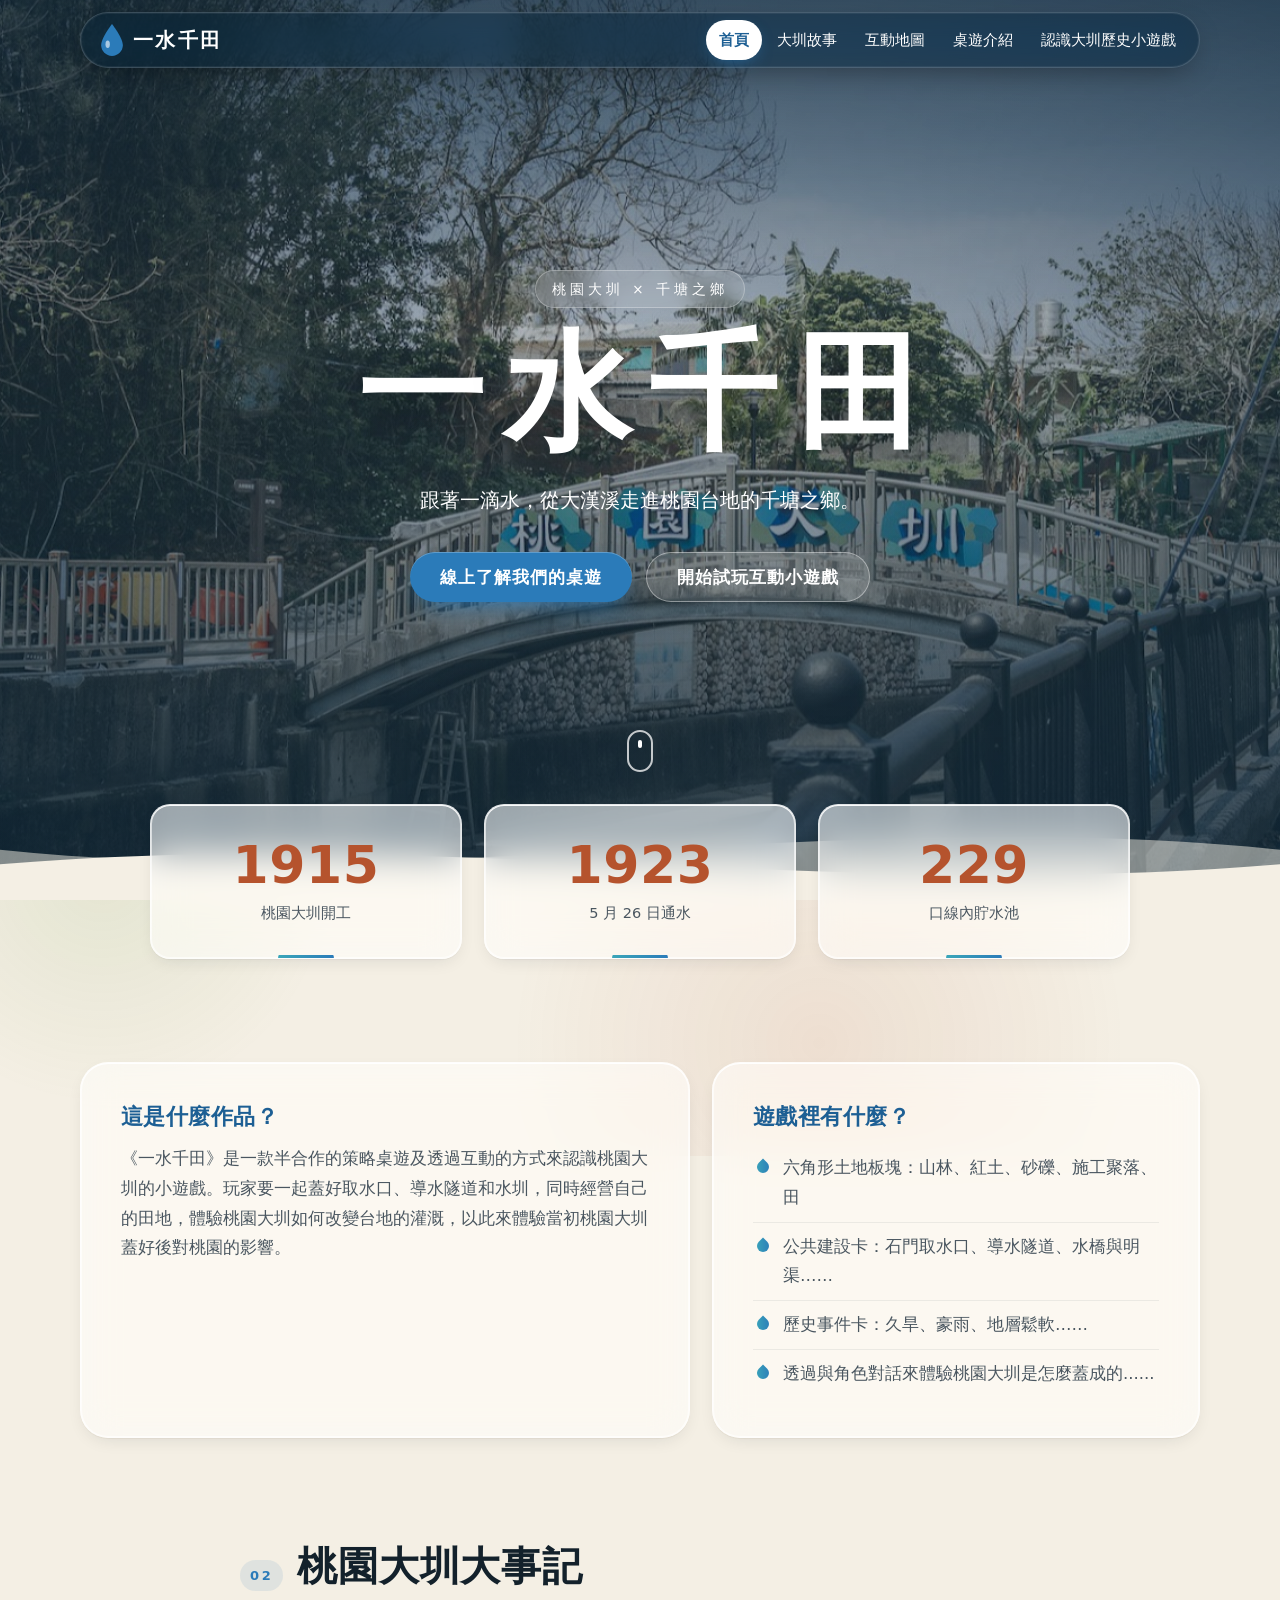
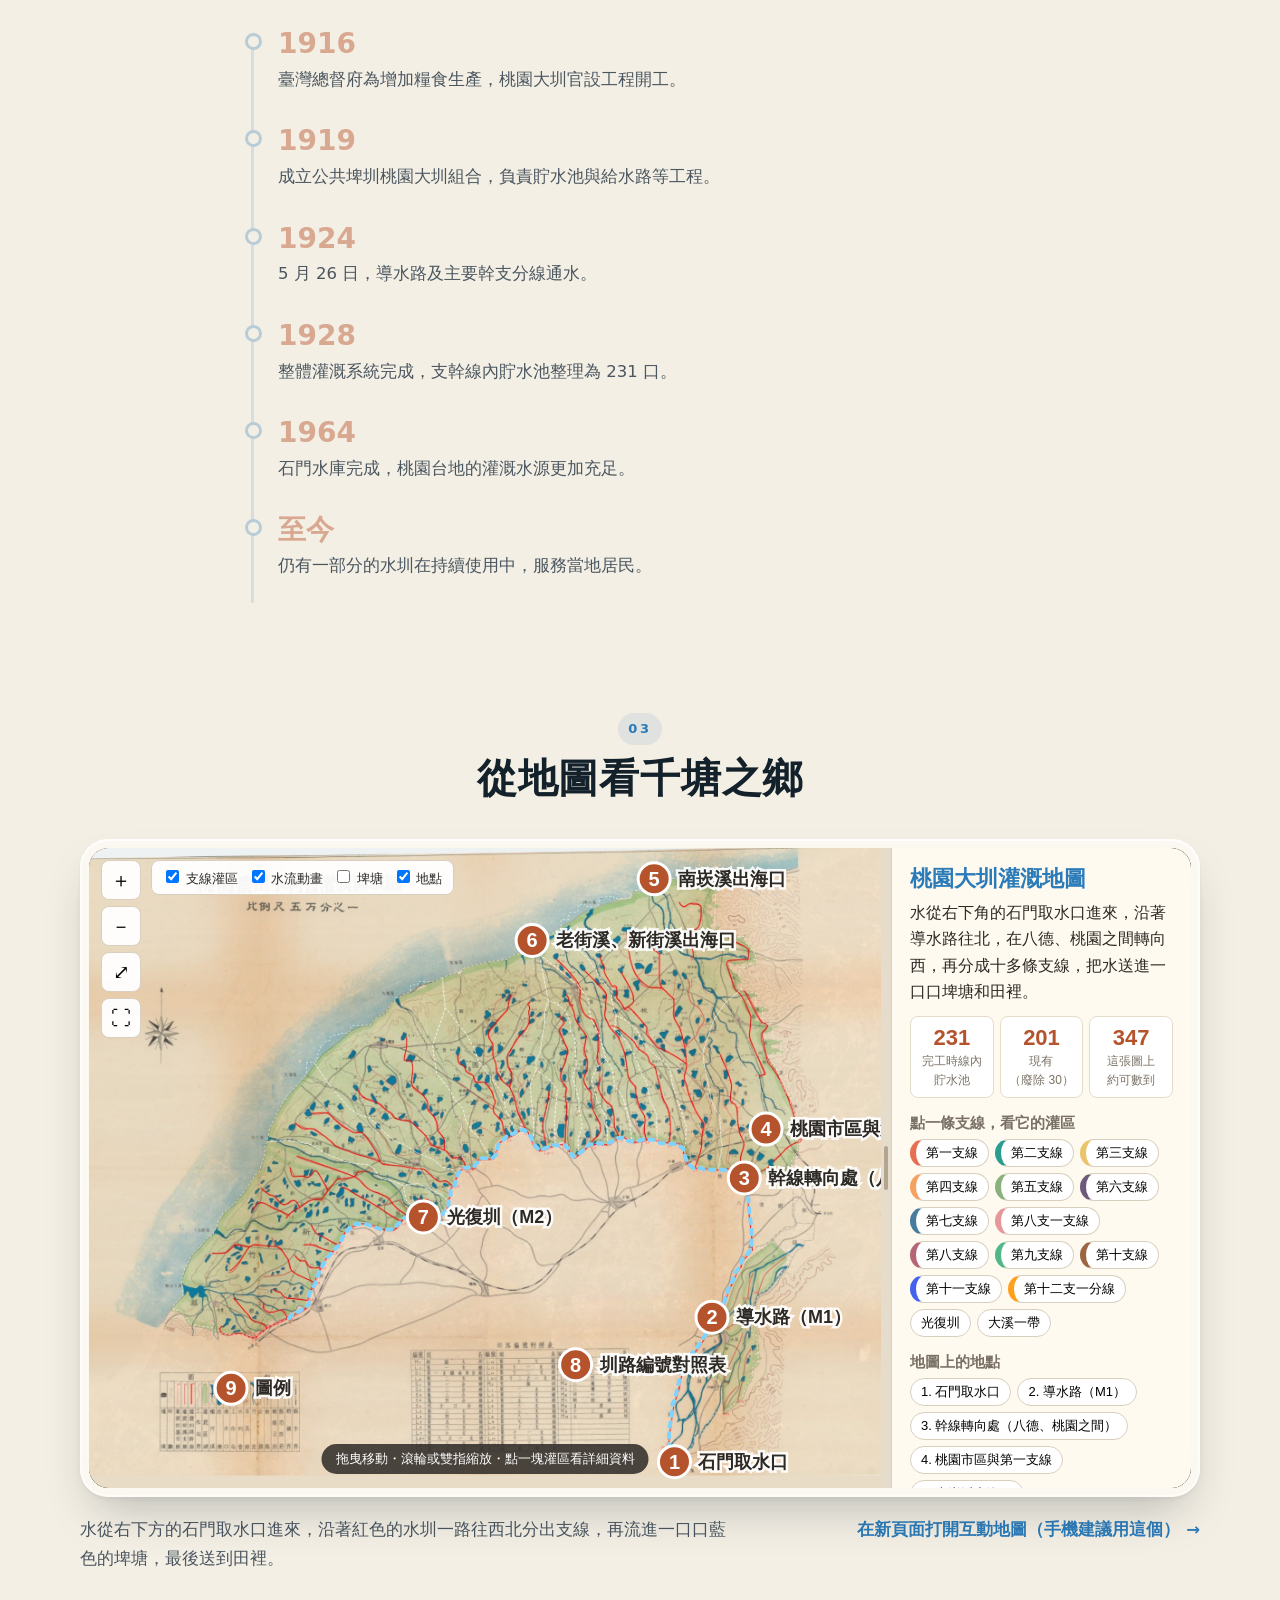
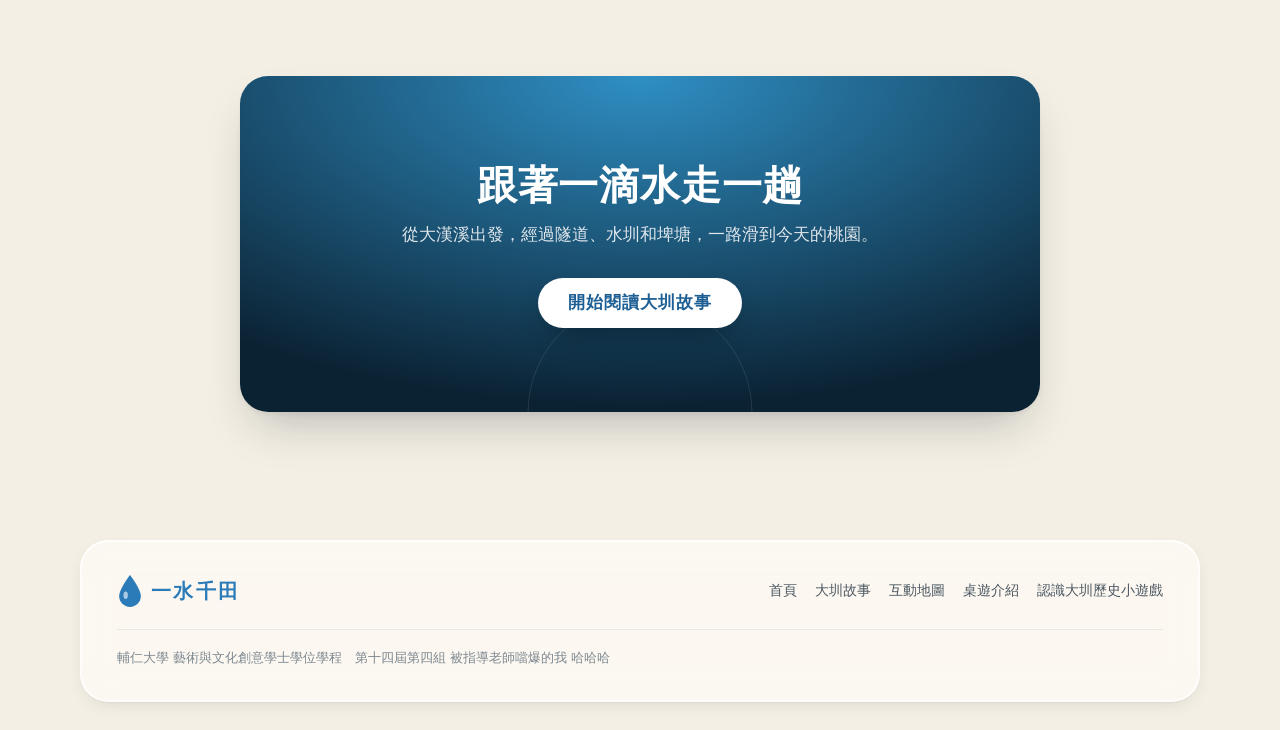
<file: index.html>
<!DOCTYPE html>
<html lang="zh-Hant">
<head>
  <meta charset="utf-8">
  <meta name="viewport" content="width=device-width, initial-scale=1">
  <title>一水千田｜桃園大圳水文化</title>
  <meta name="description" content="《一水千田》：用桌遊、互動地圖和小遊戲，認識桃園大圳與千塘之鄉的水文化。">
  <meta name="theme-color" content="#2b7bb9">
  <link rel="icon" href="images/drop.svg" type="image/svg+xml">
  <link rel="stylesheet" href="style.css">
  <!-- 3D 模型用的套件位置：全部指向同一份 three.js 和 Vue，避免重複載入 -->
  <script type="importmap">
  {
    "imports": {
      "three": "https://esm.sh/three@0.170.0?target=es2022",
      "vue": "https://esm.sh/vue@3.5.13?target=es2022",
      "@pmndrs/pointer-events": "https://esm.sh/@pmndrs/pointer-events@6.6.17?external=three&target=es2022",
      "@tresjs/core": "https://esm.sh/@tresjs/core@5.8.1?external=three,vue,@pmndrs/pointer-events&target=es2022"
    }
  }
  </script>
</head>
<body class="page-home">
  <!-- ★ 這一頁的文字不寫在這裡：要修改內容，請改 data/home.js -->
  <header id="site-nav" class="nav"></header>
  <main id="app"></main>
  <footer id="site-footer"></footer>
  <noscript><p class="noscript">這個網站需要開啟 JavaScript 才能顯示內容。</p></noscript>

  <script src="data/site.js"></script>
  <script src="data/home.js"></script>
  <!-- 後台草稿預覽：一定要放在資料檔之後、render.js 之前 -->
  <script src="js/cms.js"></script>
  <script src="js/render.js"></script>

  <!-- 3D 模型：資料（tres-data.js）和程式（tres-scene.js）。不想要 3D 時，刪掉這兩行和 data/home.js 裡的 model3d 區塊 -->
  <script src="tres-data.js"></script>
  <script src="tres-scene.js"></script>
</body>
</html>
</file>
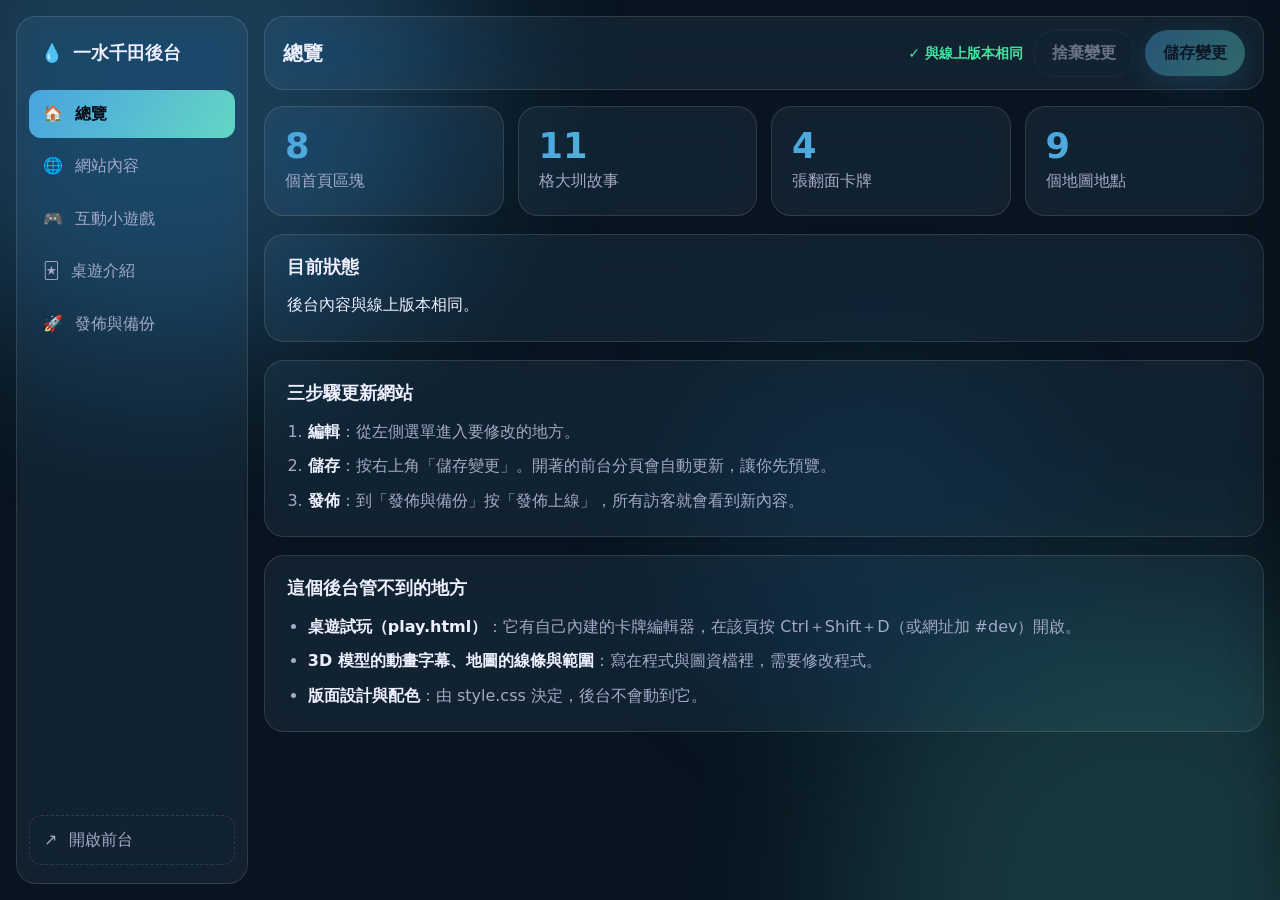
<file: admin.html>
<!DOCTYPE html>
<html lang="zh-Hant">
<head>
  <meta charset="utf-8">
  <meta name="viewport" content="width=device-width, initial-scale=1">
  <title>一水千田｜網站後台</title>
  <meta name="robots" content="noindex, nofollow">
  <meta name="color-scheme" content="dark">
  <link rel="icon" href="images/drop.svg" type="image/svg+xml">
  <link rel="stylesheet" href="admin/admin.css">
</head>
<body class="admin-body">
  <!-- ★ 網站後台：在這裡用表單修改網站內容，不需要改程式碼。使用說明見「後台使用說明.md」 -->
  <div class="orbs" aria-hidden="true"><i></i><i></i><i></i></div>
  <div id="admin" class="admin"><div class="boot">載入後台中…</div></div>
  <noscript><p style="padding:2rem;text-align:center">後台需要開啟 JavaScript 才能使用。</p></noscript>
  <script type="module" src="admin/js/app.js"></script>
</body>
</html>
</file>
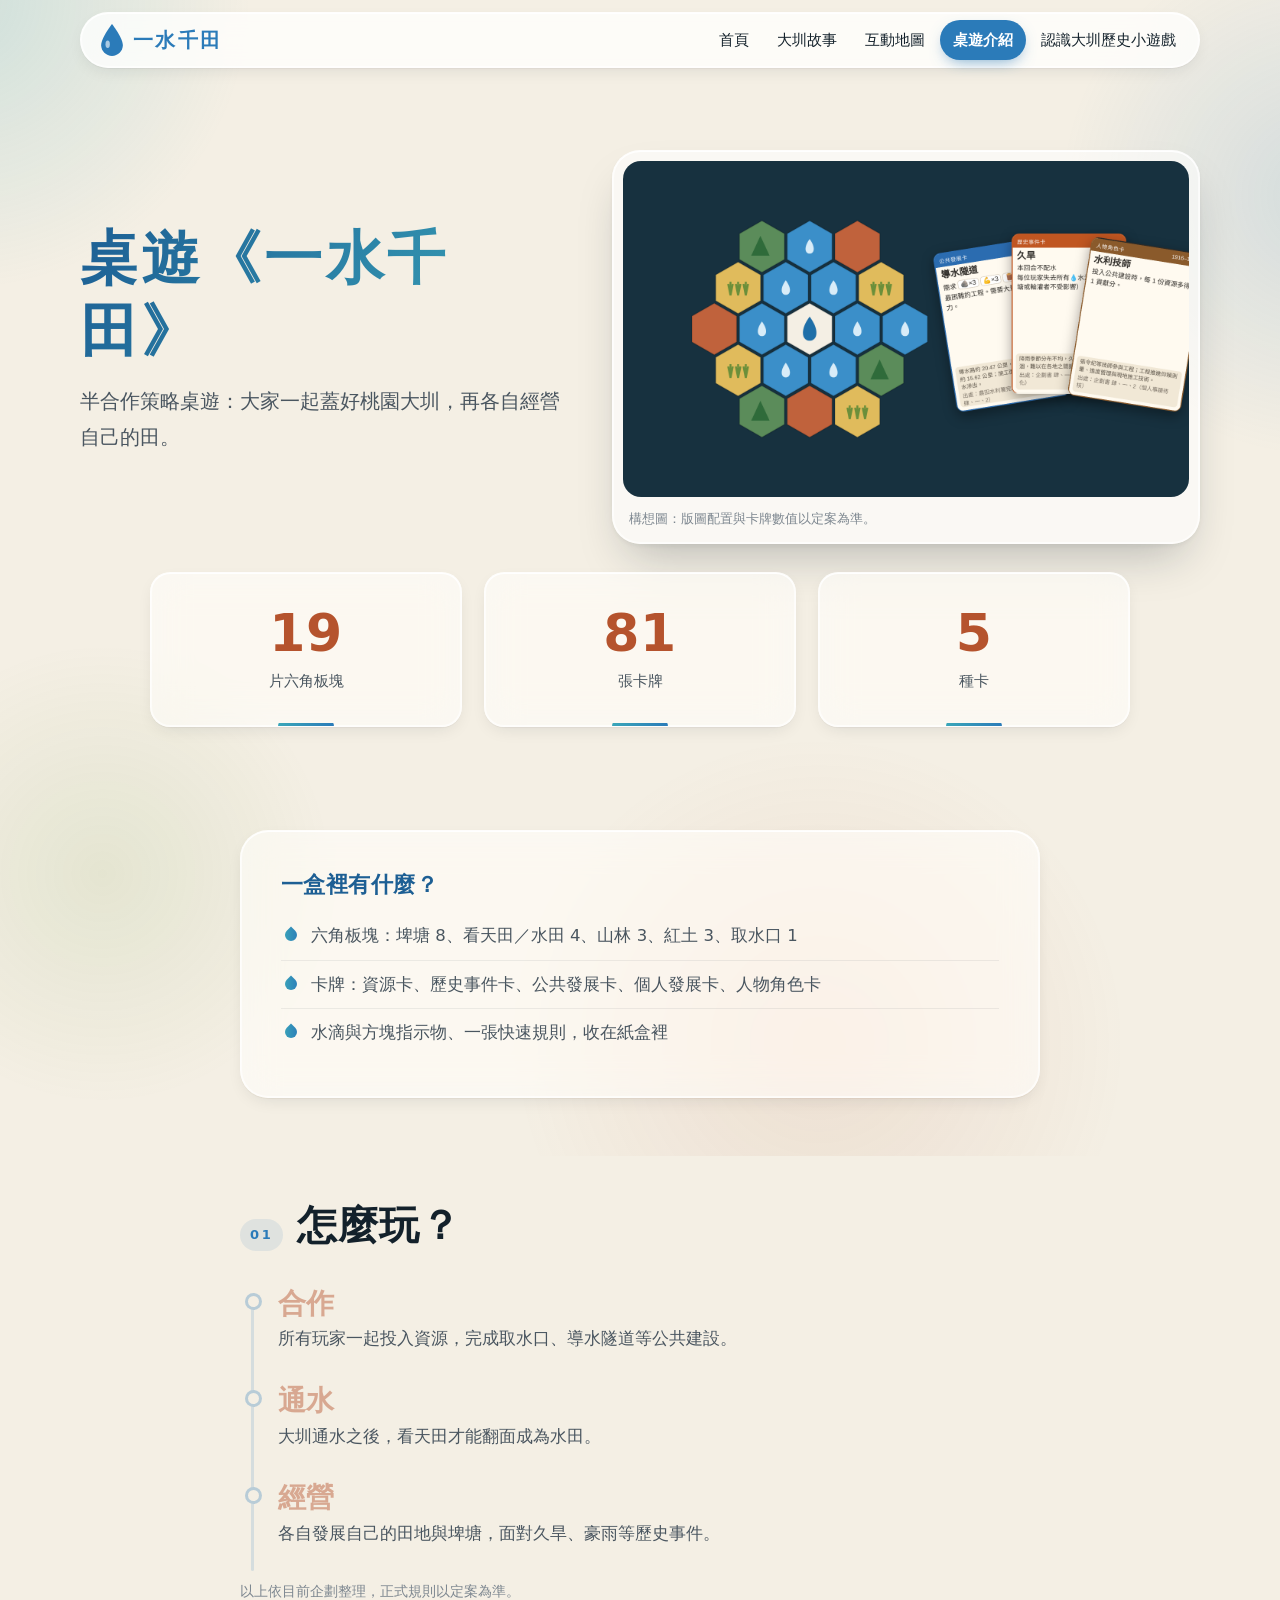
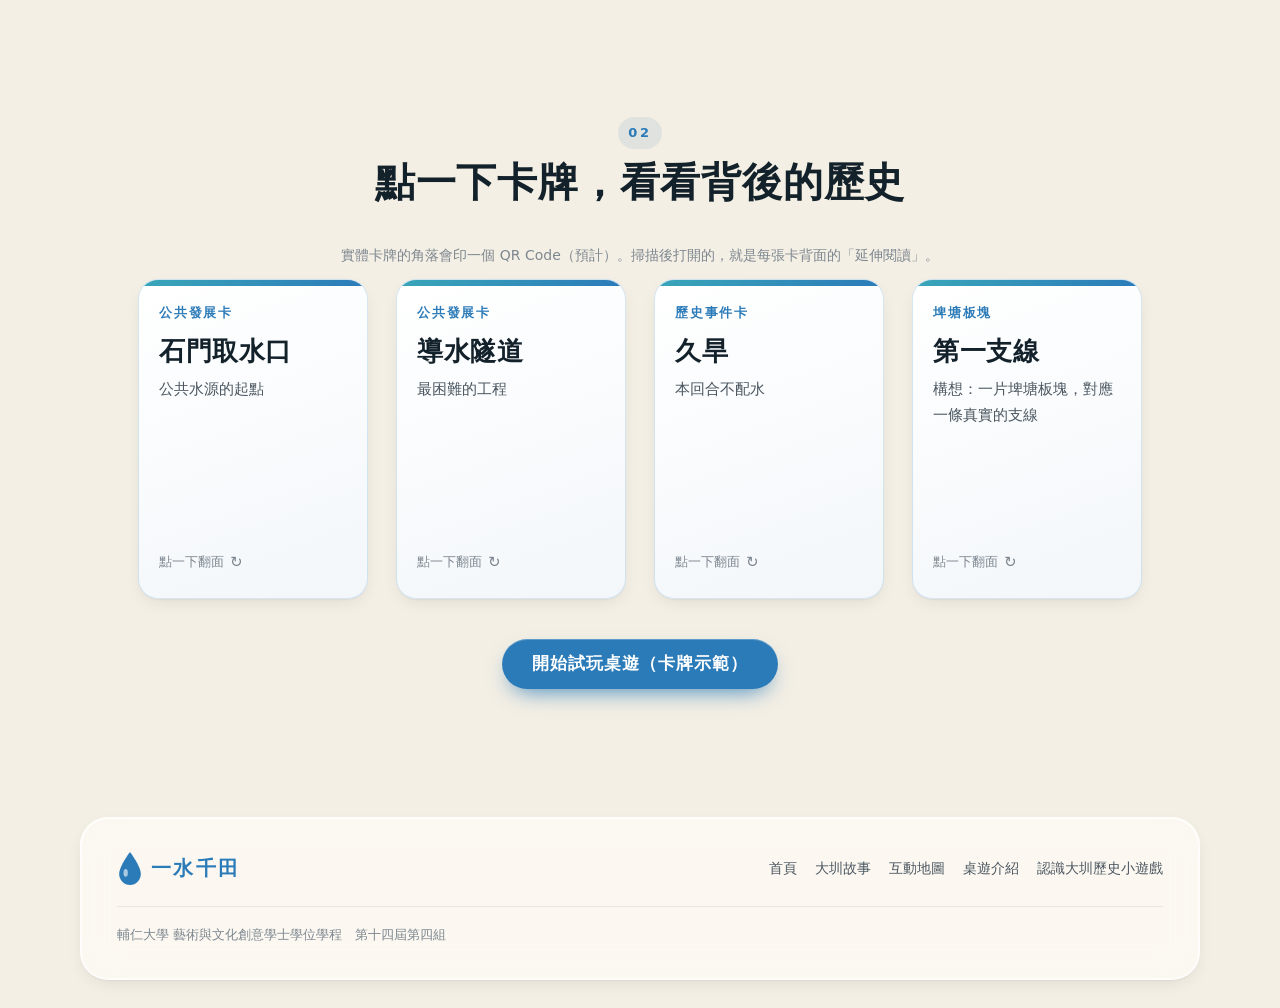
<file: cards.html>
<!DOCTYPE html>
<html lang="zh-Hant">
<head>
  <meta charset="utf-8">
  <meta name="viewport" content="width=device-width, initial-scale=1">
  <title>一水千田｜桌遊介紹</title>
  <meta name="description" content="《一水千田》：用桌遊、互動地圖和小遊戲，認識桃園大圳與千塘之鄉的水文化。">
  <meta name="theme-color" content="#2b7bb9">
  <link rel="icon" href="images/drop.svg" type="image/svg+xml">
  <link rel="stylesheet" href="style.css">
</head>
<body class="page-cards">
  <!-- ★ 這一頁的文字不寫在這裡：要修改內容，請改 data/boardgame.js -->
  <header id="site-nav" class="nav"></header>
  <main id="app"></main>
  <footer id="site-footer"></footer>
  <noscript><p class="noscript">這個網站需要開啟 JavaScript 才能顯示內容。</p></noscript>

  <script src="data/site.js"></script>
  <script src="data/boardgame.js"></script>
  <!-- 後台草稿預覽：一定要放在資料檔之後、render.js 之前 -->
  <script src="js/cms.js"></script>
  <script src="js/render.js"></script>
</body>
</html>
</file>
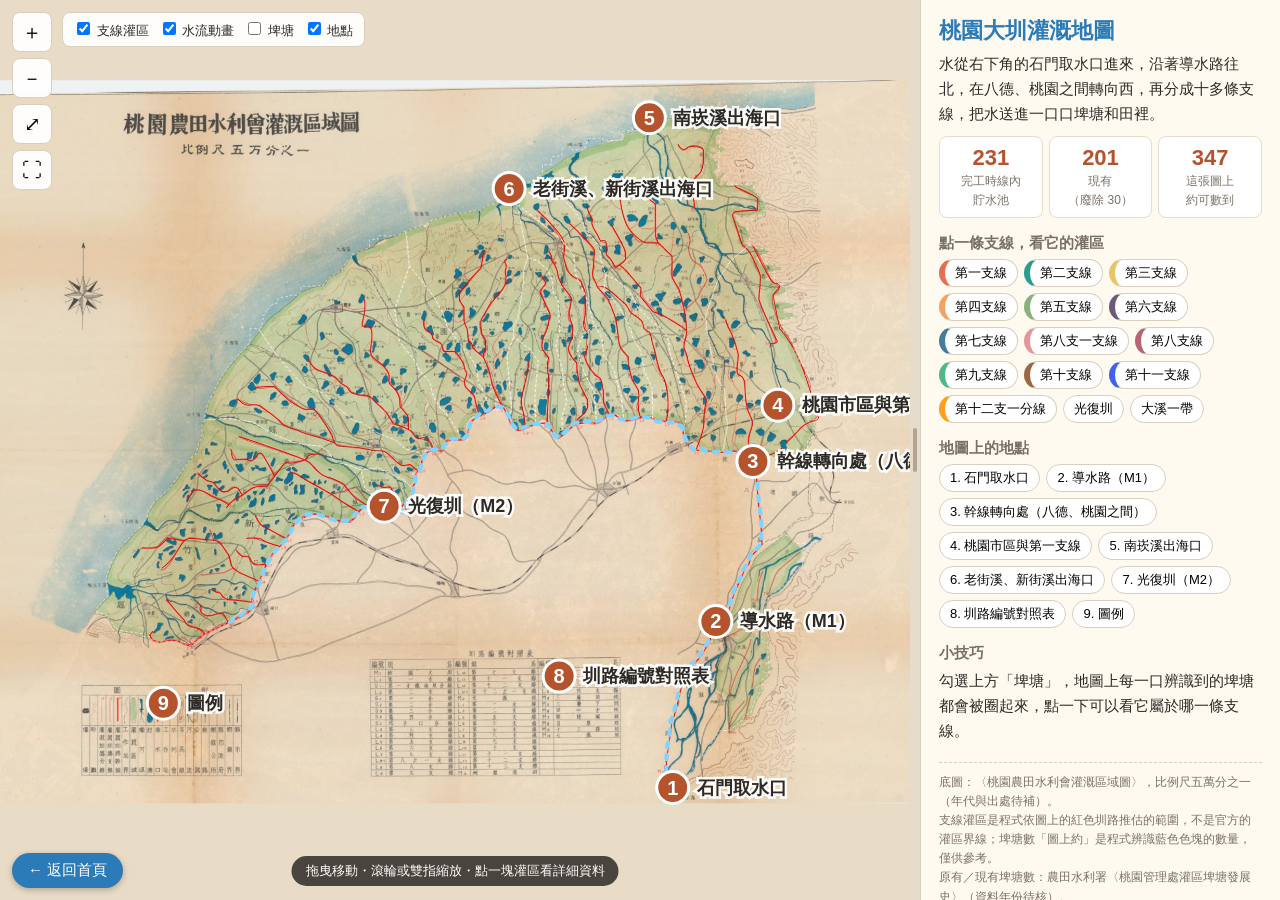
<file: map.html>
<!DOCTYPE html>
<html lang="zh-Hant">
<head>
<meta charset="utf-8">
<meta name="viewport" content="width=device-width, initial-scale=1">
<title>一水千田｜互動灌溉地圖</title>
<link rel="icon" href="images/drop.svg" type="image/svg+xml">
<style>
  /* ============================================================
     ★ 可以自己調整的數字（改完存檔，瀏覽器按 F5）
     ============================================================ */
  :root {
    --panel-width: 360px;        /* 右邊文字欄的寬度（電腦） */
    --panel-height: 42%;         /* 下方文字欄的高度（手機） */
    --panel-padding: 16px 18px;  /* 文字離欄位邊框的距離：上下 左右 */
    --text-size: 15px;           /* 說明文字大小 */
    --title-size: 22px;          /* 標題大小 */
    --line-gap: 1.65;            /* 行距 */
    --para-gap: 6px;             /* 段落之間的距離 */
  }
  * { box-sizing: border-box; }
  html, body { margin: 0; height: 100%; font-family: "Microsoft JhengHei", "PingFang TC", sans-serif; color: #2d2a26; background: #2d2a26; }
  .app { display: flex; height: 100%; }
  .stage { position: relative; flex: 1; overflow: hidden; touch-action: none; cursor: grab; background: #e9dcc6; }
  .stage.dragging { cursor: grabbing; }
  svg { width: 100%; height: 100%; display: block; user-select: none; }

  /* ---- 圖層樣式 ---- */
  .rg { fill: rgba(255,255,255,0); stroke: rgba(255,255,255,.85); stroke-dasharray: 14 10; stroke-width: 3; cursor: pointer; transition: fill .2s; }
  .rg:hover { fill: rgba(43,123,185,.18); }
  .hide-regions .rg { stroke: none; }
  .flow { fill: none; stroke: #7fd4ff; stroke-linecap: round; stroke-dasharray: 24 36; animation: flow 1.6s linear infinite; pointer-events: none; }
  @keyframes flow { to { stroke-dashoffset: -60; } }
  .hide-flow .flow { display: none; }
  .pond { fill: rgba(43,123,185,0); stroke: #ffe066; stroke-width: 2.5; cursor: pointer; }
  .pond:hover, .pond.on { fill: rgba(255,224,102,.5); }
  .hide-ponds .pond { display: none; }
  .hide-pois .poi { display: none; }
  .poi { cursor: pointer; }
  .poi circle { fill: #b5532d; stroke: white; stroke-width: 3; }
  .poi text { fill: white; font-weight: bold; font-size: 20px; text-anchor: middle; dominant-baseline: central; pointer-events: none; }
  .poi .lb { fill: #2d2a26; font-size: 18px; text-anchor: start; paint-order: stroke; stroke: rgba(255,255,255,.9); stroke-width: 5px; font-weight: bold; }
  .poi.on circle { fill: #2b7bb9; }
  #dim { fill: rgba(20,18,15,.55); opacity: 0; pointer-events: none; transition: opacity .35s; }
  .selected #dim { opacity: 1; }
  #lift { transition: transform .45s cubic-bezier(.2,1.4,.4,1); pointer-events: none; }
  #liftEdge { fill: none; stroke: white; stroke-width: 5; }
  .branch { fill: #fff; stroke: #2b7bb9; stroke-width: 1.5; }

  /* ---- 控制列 ---- */
  .tools { position: absolute; left: 12px; top: 12px; display: flex; flex-direction: column; gap: 6px; z-index: 5; }
  .tools button, .layers { background: rgba(255,255,255,.95); border: 1px solid #d9cfbf; border-radius: 8px; font: inherit; }
  .tools button { width: 40px; height: 40px; font-size: 20px; cursor: pointer; }
  .layers { position: absolute; left: 62px; top: 12px; padding: 6px 10px; font-size: 13px; z-index: 5; display: flex; gap: 10px; flex-wrap: wrap; max-width: calc(100% - 80px); }
  .layers label { white-space: nowrap; cursor: pointer; }
  /* 返回首頁按鈕（左下角） */
  .home { position: absolute; left: 12px; bottom: 12px; z-index: 6; background: #2b7bb9; color: white; text-decoration: none;
          padding: 8px 16px; border-radius: 999px; font-size: 15px; box-shadow: 0 2px 6px rgba(0,0,0,.25); }
  .home:hover { background: #1f6399; }
  .embedded .home { display: none; }   /* 地圖放在首頁裡面時，不需要這個按鈕 */
  .hint { position: absolute; left: 50%; bottom: 14px; transform: translateX(-50%); background: rgba(45,42,38,.85); color: white;
          padding: 6px 14px; border-radius: 999px; font-size: 13px; z-index: 5; pointer-events: none; transition: opacity .5s; white-space: nowrap; }

  /* ---- 資訊面板 ---- */
  .panel { width: var(--panel-width); flex: none; background: #fffaf0; overflow-y: auto; padding: var(--panel-padding); border-left: 1px solid #d9cfbf; }
  .panel h2 { margin: 0 0 4px; font-size: var(--title-size); color: #2b7bb9; }
  .panel h3 { margin: 16px 0 6px; font-size: 15px; color: #7a7166; }
  .panel p { margin: var(--para-gap) 0; line-height: var(--line-gap); font-size: var(--text-size); }
  .stats { display: grid; grid-template-columns: repeat(3,1fr); gap: 6px; margin: 10px 0; }
  .stat { background: white; border: 1px solid #e6dccb; border-radius: 8px; padding: 8px 4px; text-align: center; }
  .stat b { display: block; font-size: 22px; color: #b5532d; }
  .stat span { font-size: 12px; color: #7a7166; }
  .chips { display: flex; flex-wrap: wrap; gap: 6px; }
  .chip { border: 1px solid #d9cfbf; background: white; border-radius: 999px; padding: 4px 10px; font: inherit; font-size: 13px; cursor: pointer; }
  .chip:hover { border-color: #2b7bb9; color: #2b7bb9; }
  .bar { display: flex; height: 14px; border-radius: 7px; overflow: hidden; background: #eee; margin: 6px 0; }
  .bar i { display: block; }
  .uses { margin: 4px 0; padding-left: 18px; font-size: calc(var(--text-size) - 1px); line-height: var(--line-gap); }
  .tag { display: inline-block; font-size: 11px; padding: 1px 7px; border-radius: 999px; color: white; background: #6b7280; margin-left: 6px; vertical-align: middle; }
  .tag.ok { background: #2f855a; } .tag.wait { background: #d97706; }
  .back { margin-top: 12px; border: 0; background: #2b7bb9; color: white; padding: 8px 16px; border-radius: 999px; font: inherit; cursor: pointer; }
  .note { font-size: 12px; color: #7a7166; line-height: 1.6; margin-top: 18px; border-top: 1px dashed #d9cfbf; padding-top: 10px; }

  /* 文字欄和地圖中間的分隔線：可以拖曳 */
  .divider { flex: none; width: 10px; background: #e6dccb; cursor: col-resize; position: relative; touch-action: none; }
  .divider::after { content: ""; position: absolute; left: 50%; top: 50%; transform: translate(-50%,-50%);
                    width: 4px; height: 44px; border-radius: 4px; background: #b3a58f; }
  .divider:hover, .divider.on { background: #cfe3f2; }

  @media (max-width: 760px) {
    .app { flex-direction: column; }
    .panel { width: 100%; height: var(--panel-height); border-left: 0; border-top: 1px solid #d9cfbf; }
    .divider { width: 100%; height: 12px; cursor: row-resize; }
    .divider::after { width: 44px; height: 4px; }
    .layers { font-size: 12px; }
    .hint { bottom: 58px; white-space: normal; text-align: center; width: max-content; max-width: 90%; }
  }
  @media (prefers-reduced-motion: reduce) { .flow { animation: none; } #lift { transition: none; } }
</style>
</head>
<body>
<div class="app">
  <div class="stage" id="stage">
    <svg id="map" viewBox="0 0 4796 3471" preserveAspectRatio="xMidYMid meet">
      <defs>
        <clipPath id="clipSel"><path id="clipPath" d=""/></clipPath>
        <filter id="shadow" x="-10%" y="-10%" width="120%" height="130%">
          <feDropShadow dx="10" dy="22" stdDeviation="14" flood-color="#000" flood-opacity=".55"/>
        </filter>
      </defs>
      <image id="base" href="images/ex-hero.jpg" x="0" y="0" width="4796" height="3471"/>
      <g id="regions"></g>
      <g id="flows"></g>
      <rect id="dim" x="-5000" y="-5000" width="15000" height="15000"/>
      <g id="lift">
        <g filter="url(#shadow)">
          <image id="liftImg" href="images/ex-hero.jpg" x="0" y="0" width="4796" height="3471" clip-path="url(#clipSel)"/>
        </g>
        <path id="liftEdge" d=""/>
        <g id="liftBranch"></g>
      </g>
      <g id="ponds"></g>
      <g id="pois"></g>
    </svg>
    <div class="tools">
      <button id="zin" title="放大">＋</button>
      <button id="zout" title="縮小">－</button>
      <button id="zfit" title="看全圖">⤢</button>
      <button id="zfull" title="全螢幕">⛶</button>
    </div>
    <div class="layers">
      <label><input type="checkbox" data-layer="regions" checked> 支線灌區</label>
      <label><input type="checkbox" data-layer="flow" checked> 水流動畫</label>
      <label><input type="checkbox" data-layer="ponds"> 埤塘</label>
      <label><input type="checkbox" data-layer="pois" checked> 地點</label>
    </div>
    <a class="home" href="index.html" target="_top">← 返回首頁</a>
    <div class="hint" id="hint">拖曳移動・滾輪或雙指縮放・點一塊灌區看詳細資料</div>
  </div>
  <div class="divider" id="divider" title="拖曳調整文字欄寬度（點兩下恢復預設）"></div>
  <aside class="panel" id="panel"></aside>
</div>

<!-- 地圖資料：形狀（不用改）和文字（要改文字就改 data/map.js） -->
<script src="data/map-geo.js"></script>
<script src="data/map.js"></script>
<!-- 後台草稿預覽：一定要放在 data/map.js 之後 -->
<script src="js/cms.js"></script>
<script>

/* =========================================================
   2. 畫出圖層
   ========================================================= */
const NS = 'http://www.w3.org/2000/svg';
const svg = document.getElementById('map');
const stage = document.getElementById('stage');
const panel = document.getElementById('panel');
function el(tag, attrs, parent) { const e = document.createElementNS(NS, tag); for (const k in attrs) e.setAttribute(k, attrs[k]); if (parent) parent.appendChild(e); return e; }
const COLORS = { 'L1':'#e76f51','L2':'#2a9d8f','L3':'#e9c46a','L4':'#f4a261','L5':'#8ab17d','L6':'#6d597a','L7':'#457b9d','L8-1':'#e5989b','L8':'#b56576','L9':'#52b788','L10':'#9c6644','L11':'#4361ee','L12-1':'#ff9f1c','GF':'#43aa8b','DX':'#7b2cbf' };

const gReg = document.getElementById('regions');
for (const id in MAP.regions) {
  if (!MAP.regions[id] || !BRANCH[id]) continue;
  const p = el('path', { d: MAP.regions[id], class: 'rg', 'data-id': id }, gReg);
  p.addEventListener('click', e => { if (!moved) selectBranch(id); });
}
const gFlow = document.getElementById('flows');
for (const k of ['t1','t2','t3']) el('path', { d: MAP.trunk[k], class: 'flow', 'stroke-width': 9 }, gFlow);

const gPond = document.getElementById('ponds');
MAP.ponds.forEach(([x, y, r, reg], i) => {
  const c = el('circle', { cx: x, cy: y, r: Math.max(r + 6, 10), class: 'pond' }, gPond);
  c.addEventListener('click', e => { e.stopPropagation(); if (!moved) selectPond(i, c); });
});

const gPoi = document.getElementById('pois');
POI.forEach(p => {
  const g = el('g', { class: 'poi', 'data-x': p.x, 'data-y': p.y }, gPoi);
  el('circle', { r: 16 }, g);
  el('text', {}, g).textContent = p.id;
  el('text', { class: 'lb', x: 24 }, g).textContent = p.name;
  g.addEventListener('click', e => { e.stopPropagation(); if (!moved) selectPoi(p, g); });
  p.g = g;
});

/* =========================================================
   3. 拖曳與縮放（改的是 SVG 的 viewBox）
   ========================================================= */
const FULL = { x: 0, y: 0, w: 4796, h: 3471 };
let vb = { ...FULL };
let hiRes = false;
/* 地圖區塊目前的大小（還沒顯示出來時寬高是 0，例如放在首頁、還沒捲到） */
function screenScale() {
  const r = stage.getBoundingClientRect();
  if (!r.width || !r.height) return null;
  return Math.max(vb.w / r.width, vb.h / r.height);   // 1 個螢幕像素 = 幾個地圖單位
}
function apply() {
  if (![vb.x, vb.y, vb.w, vb.h].every(Number.isFinite)) vb = { ...FULL };   // 防呆：數字壞掉就回到全圖
  svg.setAttribute('viewBox', `${vb.x} ${vb.y} ${vb.w} ${vb.h}`);
  const k = screenScale();
  if (k === null) return;                                      // 還看不到地圖時，先不調整標籤大小
  gPoi.querySelectorAll('.poi').forEach(g => g.setAttribute('transform', `translate(${g.dataset.x},${g.dataset.y}) scale(${k})`));
  gFlow.querySelectorAll('.flow').forEach(f => f.setAttribute('stroke-width', Math.max(3, 4 * k)));
  if (!hiRes && vb.w < 2600) loadHiRes();          // 放大到一定程度才載入高解析地圖
}
function loadHiRes() {
  hiRes = true;
  const img = new Image();
  img.onload = () => { document.getElementById('base').setAttribute('href', img.src); document.getElementById('liftImg').setAttribute('href', img.src); };
  img.src = 'images/map-full.jpg';
}
function toMap(cx, cy) {   // 螢幕座標 → 地圖座標
  const pt = svg.createSVGPoint(); pt.x = cx; pt.y = cy;
  return pt.matrixTransform(svg.getScreenCTM().inverse());
}
function zoomAt(cx, cy, f) {
  const p = toMap(cx, cy);
  const nw = Math.min(FULL.w * 1.2, Math.max(260, vb.w / f)); const s = nw / vb.w;
  vb = { x: p.x - (p.x - vb.x) * s, y: p.y - (p.y - vb.y) * s, w: nw, h: vb.h * s };
  apply();
}
let anim = null;
function flyTo(t, ms = 600) {   // 平滑移動到目標範圍
  cancelAnimationFrame(anim);
  const from = { ...vb }, t0 = performance.now();
  const step = now => {
    const u = Math.min(1, (now - t0) / ms), e = 1 - Math.pow(1 - u, 3);
    for (const k of ['x','y','w','h']) vb[k] = from[k] + (t[k] - from[k]) * e;
    apply(); if (u < 1) anim = requestAnimationFrame(step);
  };
  anim = requestAnimationFrame(step);
}
function fitBox(b, pad = 0.15) {
  const w = b[2] - b[0], h = b[3] - b[1];
  const rect = stage.getBoundingClientRect();
  const ar = rect.width && rect.height ? rect.width / rect.height : FULL.w / FULL.h;
  let W = w * (1 + pad * 2), Hh = h * (1 + pad * 2);
  if (W / Hh < ar) W = Hh * ar; else Hh = W / ar;
  return { x: b[0] + w / 2 - W / 2, y: b[1] + h / 2 - Hh / 2, w: W, h: Hh };
}

const pointers = new Map(); let last = null, pinch0 = null, moved = false;
stage.addEventListener('pointerdown', e => { pointers.set(e.pointerId, e); moved = false; last = { x: e.clientX, y: e.clientY }; if (pointers.size === 2) pinch0 = pinchInfo(); hideHint(); });
stage.addEventListener('pointermove', e => {
  if (!pointers.has(e.pointerId)) return;
  pointers.set(e.pointerId, e);
  if (pointers.size === 2) {
    const p = pinchInfo(); if (pinch0) { zoomAt(p.cx, p.cy, p.d / pinch0.d); pinch0 = p; moved = true; } return;
  }
  const dx = e.clientX - last.x, dy = e.clientY - last.y;
  if (!moved && Math.abs(dx) + Math.abs(dy) > 3) { moved = true; stage.classList.add('dragging'); try { stage.setPointerCapture(e.pointerId); } catch (_) {} }
  if (moved) {
    const k = screenScale(); if (k === null) return;
    vb.x -= dx * k; vb.y -= dy * k; apply();
  }
  last = { x: e.clientX, y: e.clientY };
});
const up = e => { pointers.delete(e.pointerId); if (pointers.size < 2) pinch0 = null; stage.classList.remove('dragging'); if (pointers.size === 1) { const o = [...pointers.values()][0]; last = { x: o.clientX, y: o.clientY }; } };
stage.addEventListener('pointerup', up); stage.addEventListener('pointercancel', up);
function pinchInfo() { const [a, b] = [...pointers.values()]; return { cx: (a.clientX + b.clientX) / 2, cy: (a.clientY + b.clientY) / 2, d: Math.hypot(a.clientX - b.clientX, a.clientY - b.clientY) }; }
stage.addEventListener('wheel', e => { e.preventDefault(); zoomAt(e.clientX, e.clientY, e.deltaY < 0 ? 1.2 : 1 / 1.2); hideHint(); }, { passive: false });
svg.addEventListener('click', e => { if (!moved && e.target.id === 'base') showOverview(); });

const center = () => { const r = stage.getBoundingClientRect(); return [r.left + r.width / 2, r.top + r.height / 2]; };
document.getElementById('zin').onclick = () => zoomAt(...center(), 1.5);
document.getElementById('zout').onclick = () => zoomAt(...center(), 1 / 1.5);
document.getElementById('zfit').onclick = () => { showOverview(); flyTo(fitBox([300, 100, 4500, 3450], 0.02)); };
document.getElementById('zfull').onclick = () => { const d = document.documentElement; if (!document.fullscreenElement) d.requestFullscreen && d.requestFullscreen(); else document.exitFullscreen(); };
document.querySelectorAll('[data-layer]').forEach(cb => cb.addEventListener('change', () => stage.classList.toggle('hide-' + cb.dataset.layer, !cb.checked)));
stage.classList.add('hide-ponds');
function hideHint() { document.getElementById('hint').style.opacity = 0; }
window.addEventListener('resize', apply);

/* =========================================================
   4. 點選：灌區浮起、地點、埤塘
   ========================================================= */
function clearSel() {
  svg.classList.remove('selected');
  document.getElementById('lift').style.transform = 'translate(0px,0px)';
  document.getElementById('clipPath').setAttribute('d', '');
  document.getElementById('liftEdge').setAttribute('d', '');
  document.getElementById('liftBranch').innerHTML = '';
  document.querySelectorAll('.poi.on, .pond.on').forEach(x => x.classList.remove('on'));
}
function selectBranch(id) {
  clearSel();
  const d = MAP.regions[id];
  document.getElementById('clipPath').setAttribute('d', d);
  document.getElementById('liftEdge').setAttribute('d', d);
  document.getElementById('liftEdge').setAttribute('stroke', COLORS[id] || '#fff');
  if (MAP.branches[id]) el('path', { d: MAP.branches[id], class: 'branch' }, document.getElementById('liftBranch'));
  svg.classList.add('selected');
  requestAnimationFrame(() => requestAnimationFrame(() => { document.getElementById('lift').style.transform = 'translate(-16px,-30px)'; }));
  if (MAP.bbox[id]) flyTo(fitBox(MAP.bbox[id], 0.2));
  showBranch(id);
}
function selectPoi(p, g) { clearSel(); g.classList.add('on'); flyTo(fitBox([p.x - 350, p.y - 250, p.x + 350, p.y + 250], 0.1)); showPoi(p); }
function selectPond(i, c) {
  clearSel(); c.classList.add('on');
  const [x, y, r, reg] = MAP.ponds[i];
  const b = BRANCH[reg];
  panel.innerHTML = `<h2>埤塘</h2>
    <p>地圖上藍色的色塊就是埤塘，旁邊的小字是池號（例如 2-3 代表第二支線第 3 號池）。放大地圖就看得到。</p>
    <p><b>所在灌區</b>：${b ? b.name : '（範圍外）'}<span class="tag wait">程式推估</span></p>
    <button class="back" onclick="showOverview()">回到全圖說明</button>${noteHTML()}`;
}

/* =========================================================
   5. 右邊面板的內容
   ========================================================= */
const MAIN = ['L1','L2','L3','L4','L5','L6','L7','L8-1','L8','L9','L10','L11','L12-1'];
function noteHTML() {
  return `<div class="note">底圖：〈桃園農田水利會灌溉區域圖〉，比例尺五萬分之一（年代與出處待補）。<br>
    支線灌區是程式依圖上的紅色圳路推估的範圍，不是官方的灌區界線；埤塘數「圖上約」是程式辨識藍色色塊的數量，僅供參考。<br>
    原有／現有埤塘數：農田水利署〈桃園管理處灌區埤塘發展史〉（資料年份待核）。</div>`;
}
function showOverview() {
  clearSel();
  const total = MAIN.reduce((s, k) => s + BRANCH[k].orig, 0) + 16;        // +16 = 第十二支線
  const now = total - MAIN.reduce((s, k) => s + BRANCH[k].removed, 0);
  const seen = Object.values(MAP.pondCount).reduce((a, b) => a + b, 0);
  panel.innerHTML = `<h2>桃園大圳灌溉地圖</h2>
    <p>水從右下角的石門取水口進來，沿著導水路往北，在八德、桃園之間轉向西，再分成十多條支線，把水送進一口口埤塘和田裡。</p>
    <div class="stats">
      <div class="stat"><b>${total}</b><span>完工時線內<br>貯水池</span></div>
      <div class="stat"><b>${now}</b><span>現有<br>（廢除 ${total - now}）</span></div>
      <div class="stat"><b>${seen}</b><span>這張圖上<br>約可數到</span></div>
    </div>
    <h3>點一條支線，看它的灌區</h3>
    <div class="chips">${MAIN.map(k => `<button class="chip" style="border-left:6px solid ${COLORS[k]}" onclick="selectBranch('${k}')">${BRANCH[k].name}</button>`).join('')}
      <button class="chip" onclick="selectBranch('GF')">光復圳</button><button class="chip" onclick="selectBranch('DX')">大溪一帶</button></div>
    <h3>地圖上的地點</h3>
    <div class="chips">${POI.map(p => `<button class="chip" onclick="selectPoi(POI[${p.id - 1}], POI[${p.id - 1}].g)">${p.id}. ${p.name}</button>`).join('')}</div>
    <h3>小技巧</h3>
    <p>勾選上方「埤塘」，地圖上每一口辨識到的埤塘都會被圈起來，點一下可以看它屬於哪一條支線。</p>
    ${noteHTML()}`;
}
function showBranch(id) {
  const b = BRANCH[id];
  if (b.other) {
    panel.innerHTML = `<h2>${b.name}</h2><p>${b.text}</p>
      <p><b>圖上約可數到</b>：${MAP.pondCount[id] || 0} 口埤塘<span class="tag wait">程式辨識</span></p>
      <button class="back" onclick="showOverview()">回到全圖</button>${noteHTML()}`;
    return;
  }
  const now = b.orig - b.removed, pct = Math.round(now / b.orig * 100);
  panel.innerHTML = `<h2 style="color:${COLORS[id]}">${b.name}<span class="tag">${id}</span></h2>
    ${b.text ? `<p>${b.text}</p>` : ''}
    <div class="stats">
      <div class="stat"><b>${b.orig}</b><span>原有埤塘</span></div>
      <div class="stat"><b>${now}</b><span>現有</span></div>
      <div class="stat"><b>${b.removed}</b><span>已廢除</span></div>
    </div>
    <div class="bar"><i style="width:${pct}%;background:#2b7bb9"></i><i style="width:${100 - pct}%;background:#b5532d"></i></div>
    <p style="font-size:13px;color:#7a7166">藍色＝還在的埤塘，紅色＝已廢除</p>
    ${b.uses.length ? `<h3>廢除後變成什麼</h3><ul class="uses">${b.uses.map(u => `<li>${u}</li>`).join('')}</ul>` : '<p>這條支線的埤塘目前都還保留著。</p>'}
    <p><b>圖上約可數到</b>：${MAP.pondCount[id] || 0} 口<span class="tag wait">程式辨識</span></p>
    <button class="back" onclick="showOverview()">回到全圖</button>${noteHTML()}`;
}
function showPoi(p) {
  panel.innerHTML = `<h2>${p.id}. ${p.name}${p.status === 'wait' ? '<span class="tag wait">待核</span>' : ''}</h2>
    <p>${p.text}</p><button class="back" onclick="showOverview()">回到全圖</button>${noteHTML()}`;
}

/* =========================================================
   6. 拖曳分隔線，調整文字欄寬度／高度
   - 也可以在網址後面加 ?panel=300（寬度）&text=16（字級），
     例如首頁的 <iframe src="map.html?panel=300">
   ========================================================= */
const root = document.documentElement;
const qs = new URLSearchParams(location.search);
if (qs.get('panel')) root.style.setProperty('--panel-width', parseInt(qs.get('panel')) + 'px');
if (qs.get('text')) root.style.setProperty('--text-size', parseInt(qs.get('text')) + 'px');
try { const sv = JSON.parse(localStorage.getItem('yq-map-panel') || 'null'); if (sv && !qs.get('panel')) { if (sv.w) root.style.setProperty('--panel-width', sv.w + 'px'); if (sv.h) root.style.setProperty('--panel-height', sv.h + '%'); } } catch (_) {}
const divider = document.getElementById('divider');
const isMobile = () => matchMedia('(max-width: 760px)').matches;
let resizing = false;
divider.addEventListener('pointerdown', e => { resizing = true; divider.classList.add('on'); divider.setPointerCapture(e.pointerId); e.preventDefault(); });
divider.addEventListener('pointermove', e => {
  if (!resizing) return;
  const app = document.querySelector('.app').getBoundingClientRect();
  if (isMobile()) {
    const h = Math.min(75, Math.max(20, (app.bottom - e.clientY) / app.height * 100));
    root.style.setProperty('--panel-height', h.toFixed(1) + '%');
  } else {
    const w = Math.min(app.width * 0.6, Math.max(240, app.right - e.clientX));
    root.style.setProperty('--panel-width', Math.round(w) + 'px');
  }
  apply();
});
const endResize = () => {
  if (!resizing) return; resizing = false; divider.classList.remove('on');
  try { localStorage.setItem('yq-map-panel', JSON.stringify({ w: parseInt(getComputedStyle(root).getPropertyValue('--panel-width')), h: parseFloat(getComputedStyle(root).getPropertyValue('--panel-height')) })); } catch (_) {}
};
divider.addEventListener('pointerup', endResize); divider.addEventListener('pointercancel', endResize);
divider.addEventListener('dblclick', () => { root.style.removeProperty('--panel-width'); root.style.removeProperty('--panel-height'); try { localStorage.removeItem('yq-map-panel'); } catch (_) {} apply(); });

/* 如果地圖是放在首頁裡（iframe），就把「返回首頁」藏起來 */
if (window.self !== window.top) document.body.classList.add('embedded');

/* 開始 */
showOverview();
/* 地圖一出現（有寬高）就對準全圖；之後大小改變時重新調整標籤 */
let didFit = false;
function fitWhenVisible() {
  if (screenScale() === null) return;
  if (!didFit && !svg.classList.contains('selected')) vb = fitBox([300, 100, 4500, 3450], 0.02);
  didFit = true;
  apply();
}
requestAnimationFrame(fitWhenVisible);
if ('ResizeObserver' in window) new ResizeObserver(fitWhenVisible).observe(stage);

/* 從卡牌的 QR Code 進來：map.html?branch=L1 直接打開那一條支線，map.html?poi=1 打開 1 號地點 */
(function () {
  const link = new URLSearchParams(location.search);
  const b = link.get('branch'), p = parseInt(link.get('poi'), 10);
  if (b && BRANCH[b] && MAP.regions[b]) { hideHint(); setTimeout(() => selectBranch(b), 400); }
  else if (p && POI[p - 1]) { hideHint(); setTimeout(() => selectPoi(POI[p - 1], POI[p - 1].g), 400); }
})();
</script>
</body>
</html>
</file>
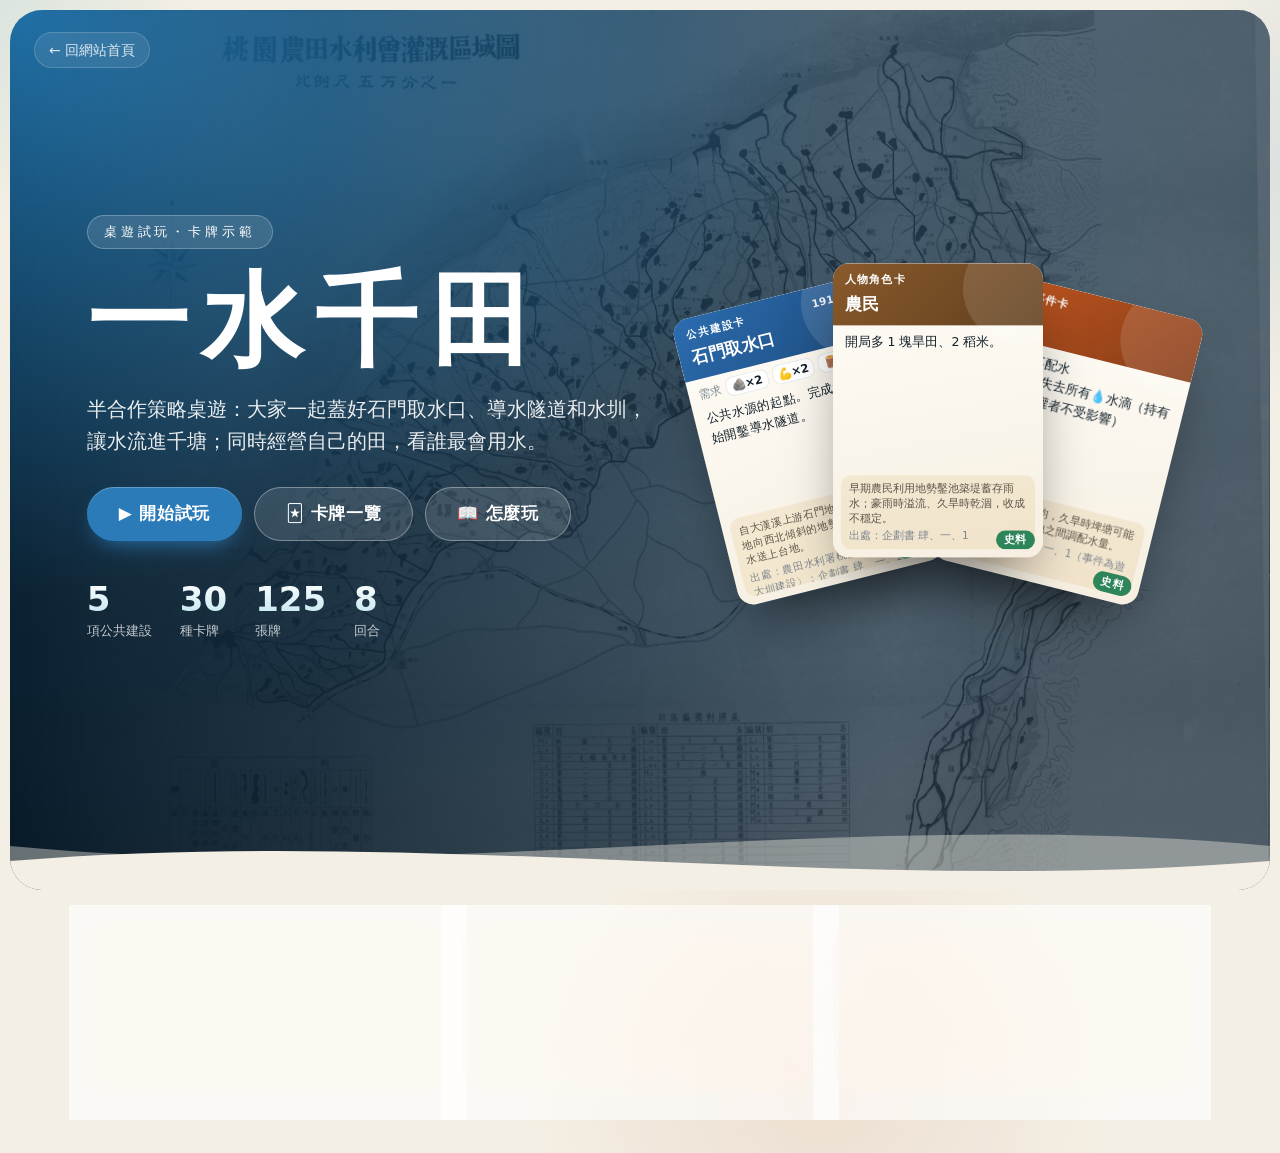
<file: play.html>
<!DOCTYPE html>
<html lang="zh-Hant">
<head>
<meta charset="utf-8">
<meta name="viewport" content="width=device-width,initial-scale=1">
<title>一水千田｜桌遊試玩</title>
<meta name="theme-color" content="#0b2233">
<link rel="icon" href="images/drop.svg" type="image/svg+xml">
<!--
  《一水千田》桌遊試玩（卡牌示範）
  - 卡牌內容在下方 <script id="default-data"> 裡（JSON）。
  - 開發者模式的入口已隱藏：按 Ctrl＋Shift＋D，或在網址後面加上 #dev（例如 play.html#dev）。
-->
<style>
/* ===================== 0. 設計變數（和網站同一套） ===================== */
:root{
  --ink:#13212b; --ink-2:#4a5660; --muted:#7d8790; --deep:#0b2233; --deep-2:#123a52;
  --blue:#2b7bb9; --blue-2:#1d5f94; --teal:#3aa6b9; --red:#b5532d; --green:#5d8f2f; --gold:#c9962b;
  --paper:#f4efe4; --paper-2:#ebe4d6; --line:rgba(19,33,43,.1);
  --role:#8a5a2b; --project:#2b6cb0; --dev:#2f855a; --event:#c05621; --memory:#6b46c1;
  --glass:rgba(255,255,255,.62); --glass-strong:rgba(255,255,255,.8); --glass-line:rgba(255,255,255,.75);
  --blur:saturate(1.6) blur(18px);
  --glow:0 0 0 1px rgba(255,255,255,.6) inset,0 1px 0 rgba(255,255,255,.9) inset;
  --shadow-1:0 1px 1px rgba(19,33,43,.04),0 6px 18px -6px rgba(19,33,43,.14);
  --shadow-2:0 2px 4px rgba(19,33,43,.05),0 24px 48px -16px rgba(19,33,43,.3);
  --r-sm:10px; --r:16px; --r-lg:24px;
  --ease:cubic-bezier(.22,.8,.3,1); --spring:cubic-bezier(.34,1.56,.64,1);
  --font:"Noto Sans TC","Microsoft JhengHei","微軟正黑體","PingFang TC",system-ui,sans-serif;
}
@supports (transition-timing-function:linear(0,1)){
  :root{--spring:linear(0,.009,.035 2.1%,.141,.281 6.7%,.723 12.9%,.938 16.7%,1.017,1.077,1.121,1.149 24.3%,1.159,1.163,1.161,1.154 29.9%,1.129 32.8%,1.051 39.6%,1.017 43.1%,.991,.977 51%,.974 53.8%,.975 57.1%,.997 69.8%,1.003 76.9%,1)}
}
*,*::before,*::after{box-sizing:border-box}
html,body{margin:0;min-height:100%}
body{font-family:var(--font);font-size:15px;line-height:1.6;color:var(--ink);background:var(--paper);-webkit-font-smoothing:antialiased}
body::before{content:"";position:fixed;inset:-20vmax;z-index:-1;pointer-events:none;
  background:radial-gradient(36vmax 36vmax at 10% 15%,rgba(58,166,185,.2),transparent 60%),
             radial-gradient(32vmax 32vmax at 90% 30%,rgba(43,123,185,.16),transparent 60%),
             radial-gradient(38vmax 38vmax at 60% 95%,rgba(181,83,45,.1),transparent 60%);
  animation:drift 30s ease-in-out infinite alternate}
@keyframes drift{to{transform:translate3d(3vmax,-2vmax,0) rotate(8deg)}}
h1,h2,h3{margin:0;line-height:1.25;letter-spacing:.02em}
p{margin:0 0 .7em}
.muted{color:var(--muted)}
.row{display:flex;gap:8px;align-items:center;flex-wrap:wrap}
.col{display:flex;flex-direction:column;gap:14px}
.glass{background:var(--glass);-webkit-backdrop-filter:var(--blur);backdrop-filter:var(--blur);border:1px solid var(--glass-line);box-shadow:var(--glow),var(--shadow-1)}
.panel{border-radius:var(--r-lg);padding:18px}
.ptitle{display:flex;align-items:center;gap:8px;font-size:13px;font-weight:800;letter-spacing:.14em;color:var(--blue-2);margin:0 0 12px}
.ptitle i{font-style:normal;font-size:16px}
.ptitle .sp{flex:1}

/* ===================== 1. 按鈕、輸入框 ===================== */
button{font:inherit;color:inherit;cursor:pointer;border:0;background:none;-webkit-tap-highlight-color:transparent}
.btn{position:relative;overflow:hidden;isolation:isolate;display:inline-flex;align-items:center;justify-content:center;gap:6px;
  min-height:40px;padding:0 18px;border-radius:999px;font-weight:700;letter-spacing:.04em;white-space:nowrap;
  background:#fff;color:var(--ink);box-shadow:0 0 0 1px var(--line) inset,0 2px 6px -2px rgba(19,33,43,.12);
  transition:transform .45s var(--spring),box-shadow .25s,background .25s,color .25s,opacity .25s}
.btn:hover:not(:disabled){transform:translateY(-2px);box-shadow:0 0 0 1px rgba(43,123,185,.35) inset,0 10px 20px -10px rgba(19,33,43,.35);color:var(--blue-2)}
.btn:active:not(:disabled){transform:scale(.94);transition-duration:.1s}
.btn:disabled{opacity:.38;cursor:not-allowed}
.btn.primary{background:var(--blue);color:#fff;box-shadow:0 10px 22px -10px var(--blue),0 1px 0 rgba(255,255,255,.25) inset}
.btn.primary:hover:not(:disabled){background:var(--blue-2);color:#fff;box-shadow:0 16px 30px -12px var(--blue),0 1px 0 rgba(255,255,255,.25) inset}
.btn.primary::before{content:"";position:absolute;inset:0;z-index:-1;background:linear-gradient(120deg,transparent 30%,rgba(255,255,255,.35) 50%,transparent 70%);transform:translateX(-120%);transition:transform .8s var(--ease)}
.btn.primary:hover::before{transform:translateX(120%)}
.btn.ghost{background:transparent;box-shadow:none;color:inherit}
.btn.ghost:hover:not(:disabled){background:rgba(43,123,185,.1);box-shadow:none}
.btn.danger{color:#b42318}
.btn.danger.primary{background:#c2412d;color:#fff;box-shadow:0 10px 22px -10px #c2412d}
.btn.big{min-height:54px;padding:0 32px;font-size:17px}
.btn.small{min-height:32px;padding:0 12px;font-size:13px}
.btn.on{background:var(--ink);color:#fff}
.ripple{position:absolute;z-index:-1;border-radius:50%;background:rgba(255,255,255,.5);transform:scale(0);pointer-events:none;animation:ripple .7s var(--ease) forwards}
.btn:not(.primary) .ripple{background:rgba(43,123,185,.2)}
@keyframes ripple{to{transform:scale(1);opacity:0}}
input,select,textarea{font:inherit;color:var(--ink);border:1px solid var(--line);border-radius:12px;padding:8px 12px;background:rgba(255,255,255,.85);
  transition:border-color .2s,box-shadow .2s}
input:focus,select:focus,textarea:focus{outline:none;border-color:var(--blue);box-shadow:0 0 0 4px rgba(43,123,185,.15)}
textarea{width:100%;resize:vertical}
:focus-visible{outline:3px solid #ffb703;outline-offset:2px}
.chip{display:inline-flex;align-items:center;gap:5px;padding:4px 11px;border-radius:999px;font-size:13px;font-weight:600;background:rgba(255,255,255,.7);box-shadow:0 0 0 1px var(--line) inset;white-space:nowrap}
.badge{display:inline-block;padding:1px 8px;border-radius:999px;font-size:11px;font-weight:700;color:#fff;letter-spacing:.04em}
.b-史料{background:#2f855a}.b-待核{background:#d97706}.b-遊戲化{background:#6b7280}

/* ===================== 2. 上方列 ===================== */
.topbar{position:sticky;top:10px;z-index:30;margin:10px auto 0;width:min(1500px,calc(100% - 20px));
  display:flex;align-items:center;gap:10px;flex-wrap:wrap;min-height:58px;padding:8px 10px 8px 18px;border-radius:999px;
  background:var(--glass-strong);-webkit-backdrop-filter:var(--blur);backdrop-filter:var(--blur);border:1px solid var(--glass-line);box-shadow:var(--glow),var(--shadow-1)}
.logo{display:flex;align-items:center;gap:8px;font-size:19px;font-weight:900;letter-spacing:.12em;color:var(--blue);text-decoration:none;white-space:nowrap}
.logo img{width:24px;transition:transform .6s var(--spring)}
.logo:hover img{transform:rotate(-12deg) translateY(-2px)}
.topbar .sp{flex:1}
.rounds{display:flex;gap:4px;align-items:center}
.rounds i{width:9px;height:9px;border-radius:999px;background:rgba(43,123,185,.2);transition:width .5s var(--spring),background .3s}
.rounds i.past{background:var(--blue)}
.rounds i.now{width:24px;background:linear-gradient(90deg,var(--teal),var(--blue))}
.flow{color:var(--blue-2)}
.flow.dry{color:var(--red)}
.flow .drop{display:inline-block;animation:drip 2.2s ease-in-out infinite}
@keyframes drip{0%,100%{transform:translateY(0)}50%{transform:translateY(-2px)}}

/* ===================== 3. 首頁 ===================== */
.hero{position:relative;overflow:hidden;isolation:isolate;margin:10px;border-radius:32px;color:#fff;min-height:calc(100vh - 20px);
  display:grid;grid-template-columns:1.05fr .95fr;align-items:center;gap:30px;padding:clamp(40px,6vw,80px) clamp(24px,6vw,90px) 120px;
  background:radial-gradient(120% 120% at 0% 0%,#1f6fa5 0%,var(--deep) 55%,#06141f 100%)}
.hero::before{content:"";position:absolute;inset:0;z-index:-1;opacity:.35;
  background:url("images/ex-hero.jpg") center/cover;mix-blend-mode:luminosity;mask-image:linear-gradient(90deg,transparent,#000 70%)}
.hero .back{position:absolute;left:24px;top:22px;color:#fff;text-decoration:none;font-size:14px;opacity:.85;display:flex;gap:6px;align-items:center;padding:6px 14px;border-radius:999px;background:rgba(255,255,255,.1);border:1px solid rgba(255,255,255,.2);transition:background .2s}
.hero .back:hover{background:rgba(255,255,255,.2);opacity:1}
.eyebrow{display:inline-block;padding:6px 16px;border-radius:999px;font-size:13px;letter-spacing:.3em;background:rgba(255,255,255,.12);border:1px solid rgba(255,255,255,.26);margin-bottom:18px}
.hero h1{font-size:clamp(54px,8vw,108px);font-weight:900;letter-spacing:.12em;line-height:1.05}
.hero h1 .ch{display:inline-block;animation:char-in 1s var(--spring) both;animation-delay:calc(.1s + var(--i)*.08s)}
@keyframes char-in{from{opacity:0;transform:translateY(.5em) scale(.9);filter:blur(8px)}to{opacity:1;transform:none;filter:none}}
.hero .lead{font-size:clamp(16px,1.6vw,20px);opacity:.9;margin:18px 0 30px;max-width:30em}
.hero .btns{display:flex;flex-wrap:wrap;gap:12px}
.hero .btn:not(.primary){background:rgba(255,255,255,.12);color:#fff;box-shadow:0 0 0 1px rgba(255,255,255,.35) inset}
.hero .btn:not(.primary):hover{background:rgba(255,255,255,.22);color:#fff}
.hero .stats{display:flex;gap:28px;margin-top:40px;flex-wrap:wrap}
.hero .stats b{display:block;font-size:34px;font-weight:900;line-height:1.1;background:linear-gradient(180deg,#fff,#bfe6f0);-webkit-background-clip:text;background-clip:text;color:transparent}
.hero .stats span{font-size:13px;opacity:.75}
.fan{position:relative;height:440px}
.fan .card{position:absolute;left:50%;top:50%;margin:-147px 0 0 -105px;transition:transform .8s var(--spring);box-shadow:0 30px 60px -20px rgba(0,0,0,.6)}
.fan .card:nth-child(1){transform:translate(-62%,4%) rotate(-14deg);animation:float 7s ease-in-out infinite}
.fan .card:nth-child(2){transform:translate(0,-6%) rotate(0deg);z-index:2;animation:float 7s ease-in-out -2.3s infinite}
.fan .card:nth-child(3){transform:translate(62%,4%) rotate(14deg);animation:float 7s ease-in-out -4.6s infinite}
.fan:hover .card:nth-child(1){transform:translate(-82%,2%) rotate(-18deg)}
.fan:hover .card:nth-child(3){transform:translate(82%,2%) rotate(18deg)}
.fan:hover .card:nth-child(2){transform:translate(0,-10%) scale(1.04)}
@keyframes float{50%{margin-top:-157px}}
.wave{position:absolute;left:0;bottom:-1px;width:200%;height:90px;z-index:-1}
.wave path{fill:var(--paper)}
.wave .w1{opacity:.4;animation:wave 14s linear infinite}
.wave .w2{animation:wave 9s linear infinite reverse}
@keyframes wave{to{transform:translateX(-50%)}}
.about{width:min(1100px,calc(100% - 40px));margin:30px auto 60px;display:grid;grid-template-columns:repeat(3,1fr);gap:16px}
.about .panel h3{font-size:17px;margin-bottom:8px;color:var(--blue-2)}
.about .panel p{color:var(--ink-2);margin:0;font-size:14.5px}
.about .num{font-size:12px;font-weight:800;letter-spacing:.2em;color:var(--blue);background:rgba(43,123,185,.1);padding:3px 10px;border-radius:999px;display:inline-block;margin-bottom:10px}

/* ===================== 4. 開局設定 ===================== */
.setup{width:min(980px,calc(100% - 32px));margin:24px auto 60px}
.setup h1{font-size:clamp(30px,4vw,44px);font-weight:900;text-align:center;margin:20px 0 6px}
.setup .sub{text-align:center;color:var(--ink-2);margin-bottom:24px}
.seg{display:inline-flex;padding:4px;border-radius:999px;background:rgba(255,255,255,.7);box-shadow:0 0 0 1px var(--line) inset;gap:2px}
.seg button{min-width:52px;height:40px;border-radius:999px;font-weight:800;transition:background .3s,color .3s,transform .4s var(--spring)}
.seg button:active{transform:scale(.92)}
.seg button.on{background:var(--blue);color:#fff;box-shadow:0 8px 16px -8px var(--blue)}
.seats{display:grid;grid-template-columns:repeat(auto-fit,minmax(210px,1fr));gap:14px;margin:22px 0}
.seat{border-radius:var(--r-lg);padding:18px;animation:pop .6s var(--spring) both;animation-delay:calc(var(--i)*.06s)}
@keyframes pop{from{opacity:0;transform:translateY(16px) scale(.96)}to{opacity:1;transform:none}}
.seat .av{width:44px;height:44px;border-radius:50%;display:grid;place-items:center;font-weight:900;color:#fff;font-size:18px;margin-bottom:12px;box-shadow:0 8px 18px -8px var(--pc)}
.seat input,.seat select{width:100%;margin-top:6px}
.seat .rdesc{font-size:13px;color:var(--ink-2);margin-top:10px;min-height:3.2em}
.setup .go{display:flex;justify-content:center;gap:12px;margin-top:10px}
.warn{color:#b42318;text-align:center}

/* ===================== 5. 遊戲畫面 ===================== */
.game{width:min(1500px,calc(100% - 20px));margin:14px auto 40px;display:grid;grid-template-columns:300px minmax(0,1fr) 320px;gap:14px;align-items:start}
.game>*{min-width:0}
/* 公共建設：一條水路，完成一段就有水流過 */
.route{--fill:0;position:relative;list-style:none;margin:0;padding:0 0 0 34px}
.route::before,.route::after{content:"";position:absolute;left:12px;top:14px;bottom:14px;width:4px;border-radius:4px}
.route::before{background:rgba(43,123,185,.14)}
.route::after{background:linear-gradient(180deg,var(--teal),var(--blue));transform-origin:top;transform:scaleY(var(--fill));transition:transform 1s var(--ease)}
.node{position:relative;margin-bottom:10px;border-radius:var(--r);padding:12px 14px;transition:all .5s var(--ease)}
.node .dot{position:absolute;left:-34px;top:12px;width:28px;height:28px;border-radius:50%;display:grid;place-items:center;font-size:12px;font-weight:900;
  background:var(--paper);border:3px solid rgba(43,123,185,.3);color:var(--blue-2);z-index:1;transition:all .5s var(--spring)}
.node.done .dot{background:var(--blue);border-color:#fff;color:#fff;box-shadow:0 0 0 4px rgba(43,123,185,.18),0 0 16px rgba(58,166,185,.6)}
.node.cur{background:#fff;box-shadow:0 0 0 2px var(--project),var(--shadow-2)}
.node.cur .dot{background:#fff;border-color:var(--project);animation:pulse 2s ease-in-out infinite}
@keyframes pulse{50%{box-shadow:0 0 0 7px rgba(43,107,176,.15)}}
.node.locked{opacity:.55}
.node .nname{font-weight:800;display:flex;gap:6px;align-items:center}
.node .yr{font-size:11.5px;color:var(--muted);font-weight:600}
.bar{height:7px;background:rgba(19,33,43,.08);border-radius:9px;overflow:hidden;margin-top:8px}
.bar>i{display:block;height:100%;border-radius:9px;background:linear-gradient(90deg,var(--teal),var(--blue));transition:width .8s var(--spring)}
.needs{display:grid;gap:6px;margin-top:10px}
.need{display:grid;grid-template-columns:auto 1fr auto;gap:8px;align-items:center;font-size:13.5px;padding:6px 6px 6px 10px;border-radius:12px;background:rgba(43,123,185,.06)}
.need .ic{font-size:18px}
.need.ok{background:rgba(47,133,90,.1);color:#2f855a}
.goal{text-align:center;padding:16px;border-radius:var(--r);background:linear-gradient(135deg,rgba(58,166,185,.2),rgba(43,123,185,.2));font-weight:800;color:var(--blue-2)}

/* 目前玩家 */
.me{border-radius:28px;padding:22px}
.mehead{display:flex;align-items:center;gap:14px;flex-wrap:wrap}
.mehead .av{width:54px;height:54px;border-radius:50%;display:grid;place-items:center;font-size:22px;font-weight:900;color:#fff;background:var(--pc);box-shadow:0 10px 22px -10px var(--pc)}
.mehead h2{font-size:26px;font-weight:900}
.mehead .score{margin-left:auto;text-align:right}
.mehead .score b{display:block;font-size:30px;font-weight:900;color:var(--red);line-height:1}
.mehead .score small{font-size:12px;color:var(--muted)}
.harvest{display:flex;gap:10px;align-items:flex-start;margin:16px 0 0;padding:12px 14px;border-radius:16px;background:linear-gradient(135deg,rgba(93,143,47,.12),rgba(201,150,43,.1));font-size:14px}
.harvest .hi{font-size:22px;line-height:1}
.mid{display:grid;grid-template-columns:1fr auto;gap:16px;margin-top:16px;align-items:stretch}
.res{display:grid;grid-template-columns:repeat(auto-fit,minmax(78px,1fr));gap:8px}
.rt{position:relative;border-radius:16px;padding:10px 6px 8px;text-align:center;background:#fff;box-shadow:0 0 0 1px var(--line) inset;transition:transform .4s var(--spring)}
.rt:hover{transform:translateY(-3px)}
.rt .ic{font-size:26px;line-height:1.1;display:block}
.rt b{display:block;font-size:22px;font-weight:900;line-height:1.2;font-variant-numeric:tabular-nums}
.rt small{font-size:11.5px;color:var(--muted)}
.rt.zero b{color:#c3c8cc}
.tank{min-width:150px;border-radius:16px;padding:10px 14px;background:linear-gradient(180deg,#eaf5fb,#d7ebf7);box-shadow:0 0 0 1px rgba(43,123,185,.2) inset}
.tank .tl{font-size:12px;font-weight:800;letter-spacing:.1em;color:var(--blue-2)}
.drops{display:flex;flex-wrap:wrap;gap:4px;margin:6px 0 2px;max-width:150px}
.drops i{width:16px;height:16px;border-radius:50% 0 50% 50%;transform:rotate(-45deg);background:rgba(43,123,185,.18);transition:background .4s,transform .5s var(--spring)}
.drops i.on{background:linear-gradient(135deg,var(--teal),var(--blue));transform:rotate(-45deg) scale(1.05)}
.tank small{font-size:12px;color:var(--ink-2)}
.lands{display:flex;gap:8px;flex-wrap:wrap;margin-top:12px}
.land{display:flex;align-items:center;gap:6px;padding:6px 12px;border-radius:12px;background:rgba(255,255,255,.7);box-shadow:0 0 0 1px var(--line) inset;font-size:13.5px}
.land b{font-size:16px}
.acts{display:grid;grid-template-columns:1fr 1fr;gap:12px;margin-top:16px}
.act{border-radius:20px;padding:14px;background:rgba(255,255,255,.55);box-shadow:0 0 0 1px var(--line) inset}
.act .row{gap:6px}
.act select,.act input{padding:6px 10px}
.market{margin-top:16px}
.mk{display:flex;gap:14px;overflow-x:auto;padding:6px 4px 12px;scroll-snap-type:x proximity}
.slot{display:flex;flex-direction:column;gap:8px;align-items:center;scroll-snap-align:start}
.slot .why{font-size:12px;color:#b42318;min-height:1.4em;text-align:center;max-width:210px}
.slot.cant .card{filter:saturate(.5);opacity:.75}
.endbar{display:flex;justify-content:flex-end;align-items:center;gap:12px;margin-top:18px}
.endbar .muted{font-size:13px}

/* 右欄 */
.evcard{display:flex;justify-content:center}
.players .pl{display:grid;grid-template-columns:36px 1fr auto;gap:10px;align-items:center;padding:10px;border-radius:16px;transition:background .3s}
.players .pl.active{background:#fff;box-shadow:0 0 0 2px var(--pc),var(--shadow-1)}
.players .pl .av{width:36px;height:36px;border-radius:50%;display:grid;place-items:center;color:#fff;font-weight:900;background:var(--pc)}
.players .pl small{display:block;color:var(--muted);font-size:12px;line-height:1.5}
.players .pl .sc{font-size:20px;font-weight:900;color:var(--red)}
.players .pl .sb{grid-column:2/4;height:4px;border-radius:4px;background:rgba(19,33,43,.07);overflow:hidden}
.players .pl .sb i{display:block;height:100%;background:var(--pc);transition:width .8s var(--spring)}
.log{max-height:320px;overflow:auto;font-size:13px;line-height:1.6;margin:0 -6px;padding:0 6px}
.log div{padding:6px 0;border-bottom:1px solid var(--line);animation:fadein .5s var(--ease)}
.log div:first-child{color:var(--ink)}
.log b.r{display:inline-block;min-width:26px;font-size:11px;color:#fff;background:var(--blue);border-radius:999px;text-align:center;margin-right:4px}
@keyframes fadein{from{opacity:0;transform:translateY(-6px)}}

/* 數字變動時跳一下 */
.bump{animation:bump .6s var(--spring)}
.bump.up{color:#2f855a}
.bump.down{color:#b42318}
@keyframes bump{30%{transform:scale(1.35)}}

/* ===================== 6. 卡牌 ===================== */
.card{--c:#999;color:var(--ink);position:relative;flex:none;width:210px;height:294px;border-radius:16px;overflow:hidden;display:flex;flex-direction:column;text-align:left;
  background:linear-gradient(170deg,#fffdf8,#f6efe1);box-shadow:0 0 0 1px rgba(19,33,43,.08) inset,0 10px 24px -12px rgba(19,33,43,.35);
  transition:transform .5s var(--spring),box-shadow .3s}
.card::before{content:"";position:absolute;inset:0 0 auto 0;height:62px;background:var(--c);background:linear-gradient(135deg,var(--c),color-mix(in srgb,var(--c) 70%,#000));z-index:0}
.card::after{content:"";position:absolute;right:-30px;top:-30px;width:110px;height:110px;border-radius:50%;background:rgba(255,255,255,.12);z-index:0}
.card>*{position:relative;z-index:1}
.card .ch{color:#fff;padding:8px 12px 0;display:flex;align-items:center;gap:6px;font-size:10.5px;letter-spacing:.12em;font-weight:700}
.card .ch .yr{margin-left:auto;opacity:.9;letter-spacing:.02em}
.card .cn{color:#fff;font-size:17px;font-weight:900;padding:2px 12px 0;line-height:1.25;min-height:30px;display:flex;align-items:center}
.card .img{height:70px;margin:12px 10px 0;border-radius:10px;background:#eee center/cover no-repeat;flex:none}
.card .cost{display:flex;gap:4px;flex-wrap:wrap;align-items:center;padding:12px 10px 0;font-size:11.5px;color:var(--muted)}
.card .cost span{background:#fff;box-shadow:0 0 0 1px var(--line) inset;border-radius:8px;padding:1px 6px;color:var(--ink);font-weight:700}
.card .req{font-size:11.5px;color:#b42318;padding:4px 12px 0;font-weight:600}
.card .rule{font-size:12.5px;line-height:1.55;padding:8px 12px;flex:1;overflow:hidden;white-space:pre-line;font-weight:500}
.card .cost+.rule,.card .req+.rule{padding-top:6px}
.card .ch+.cn+.rule{padding-top:14px}
.card .hist{font-size:10.5px;line-height:1.45;color:#5b5348;background:rgba(201,150,43,.12);margin:0 8px 8px;padding:6px 8px;border-radius:10px;max-height:80px;overflow:hidden}
.card .hist .src{display:block;color:var(--muted);margin-top:2px}
.card .st{position:absolute;right:8px;bottom:8px;z-index:2}
.card .copies{position:absolute;left:10px;bottom:6px;font-size:10.5px;color:var(--muted);font-weight:700}
.card.big{transform:scale(1.2);transform-origin:top left;margin:0 42px 59px 0}
.card.res .bigic{font-size:64px;text-align:center;margin-top:20px}
.card.res .tile{text-align:center;color:var(--muted);font-size:12px}
.card.memory .tn{display:grid;gap:6px;padding:12px 10px 8px;font-size:12px;flex:1}
.card.memory .tn div{background:#fff;box-shadow:0 0 0 1px var(--line) inset;border-radius:10px;padding:6px 8px}
.card.memory .tn b{color:var(--memory)}
.hov .card:hover,.card.hov:hover{transform:translateY(-6px) rotate(-1deg);box-shadow:0 0 0 1px rgba(19,33,43,.08) inset,0 26px 40px -16px rgba(19,33,43,.45)}
.gallery{display:flex;gap:18px;flex-wrap:wrap;justify-content:center}
.gallery .card{cursor:zoom-in}

/* ===================== 7. 覆蓋層、對話框 ===================== */
.overlay{position:fixed;inset:0;z-index:60;display:flex;align-items:center;justify-content:center;padding:16px;
  background:rgba(6,20,31,.55);-webkit-backdrop-filter:blur(6px);backdrop-filter:blur(6px);animation:fadeIn .3s var(--ease)}
@keyframes fadeIn{from{opacity:0}}
.modal{width:min(640px,100%);max-height:90vh;overflow:auto;border-radius:28px;padding:26px;background:rgba(255,253,248,.94);box-shadow:var(--shadow-2);animation:rise .5s var(--spring)}
@keyframes rise{from{opacity:0;transform:translateY(24px) scale(.97)}}
.modal h2,.modal h3{margin-bottom:10px}
.modal .row{justify-content:flex-end;margin-top:16px}
.steps{list-style:none;padding:0;margin:10px 0;counter-reset:s}
.steps li{position:relative;padding:10px 12px 10px 48px;margin:6px 0;border-radius:14px;background:rgba(43,123,185,.06);counter-increment:s}
.steps li::before{content:counter(s);position:absolute;left:12px;top:10px;width:26px;height:26px;border-radius:50%;background:var(--blue);color:#fff;font-weight:900;display:grid;place-items:center;font-size:13px}
/* 回合開場 */
.splash{width:min(760px,100%);border-radius:32px;padding:30px;color:#fff;text-align:center;overflow:hidden;position:relative;isolation:isolate;
  background:radial-gradient(120% 120% at 50% 0%,#2a86bf,var(--deep) 70%);box-shadow:0 40px 80px -30px rgba(0,0,0,.6);animation:rise .6s var(--spring)}
.splash::after{content:"";position:absolute;left:50%;top:100%;width:150%;aspect-ratio:1;border-radius:50%;border:1px solid rgba(255,255,255,.15);transform:translate(-50%,-50%) scale(.2);animation:ring 6s var(--ease) infinite;z-index:-1}
@keyframes ring{to{transform:translate(-50%,-50%) scale(1.2);opacity:0}}
.splash .rk{font-size:13px;letter-spacing:.3em;opacity:.8}
.splash h2{font-size:clamp(28px,4vw,40px);font-weight:900;margin:6px 0 16px}
.splash .evwrap{display:flex;gap:22px;align-items:center;justify-content:center;flex-wrap:wrap;text-align:left;margin:10px 0 18px}
.splash .evwrap .card{animation:flipin 1s var(--spring) .15s both;color:var(--ink)}
@keyframes flipin{from{transform:perspective(900px) rotateY(-100deg) scale(.8);opacity:0}}
.splash .evtxt{max-width:280px}
.splash .evtxt b{font-size:18px}
.splash .info{display:inline-flex;gap:8px;align-items:center;padding:8px 16px;border-radius:999px;background:rgba(255,255,255,.12);border:1px solid rgba(255,255,255,.22);margin:4px}
.splash .who{margin-top:18px;padding-top:18px;border-top:1px solid rgba(255,255,255,.15)}
.splash .who .av{width:64px;height:64px;border-radius:50%;display:grid;place-items:center;margin:0 auto 10px;font-size:26px;font-weight:900;background:var(--pc);box-shadow:0 0 0 6px rgba(255,255,255,.12)}
.splash .btn{margin-top:18px}
.zoomwrap{display:flex;justify-content:center;padding:10px 0}
.zoomwrap .card{transform:scale(1.45);margin:68px 0 70px;animation:none}

/* 全螢幕（卡牌一覽、開發者模式） */
.full{position:fixed;inset:0;z-index:50;display:flex;flex-direction:column;background:var(--paper);animation:fadeIn .25s var(--ease)}
.full .fhead{display:flex;align-items:center;gap:8px;padding:12px 16px;flex-wrap:wrap;background:var(--deep);color:#fff}
.full .fhead b{font-size:16px;margin-right:6px}
.full .fhead .btn{background:rgba(255,255,255,.1);color:#fff;box-shadow:0 0 0 1px rgba(255,255,255,.2) inset}
.full .fhead .btn:hover{background:rgba(255,255,255,.2);color:#fff}
.full .fhead .btn.on{background:#fff;color:var(--deep)}
.full .fbody{flex:1;overflow:auto;padding:20px}

/* ===================== 8. 結算 ===================== */
.end{width:min(1100px,calc(100% - 32px));margin:24px auto 60px;text-align:center}
.end .result{border-radius:32px;padding:clamp(30px,5vw,56px) 24px;color:#fff;position:relative;overflow:hidden;isolation:isolate;animation:rise .7s var(--spring)}
.end .result.win{background:radial-gradient(120% 120% at 50% 0%,#3aa6b9,#1d5f94 55%,var(--deep))}
.end .result.lose{background:radial-gradient(120% 120% at 50% 0%,#b5732d,#6b3a1f 55%,#2a1a10)}
.end .result h1{font-size:clamp(40px,6vw,72px);font-weight:900;letter-spacing:.1em}
.end .result p{opacity:.9;font-size:17px;margin:10px 0 0}
.end .result .rip{position:absolute;inset:0;z-index:-1}
.end .result .rip i{position:absolute;left:50%;top:50%;width:120%;aspect-ratio:1;border-radius:50%;border:1px solid rgba(255,255,255,.2);transform:translate(-50%,-50%) scale(.1);animation:ring2 5s var(--ease) infinite}
.end .result .rip i:nth-child(2){animation-delay:1.6s}.end .result .rip i:nth-child(3){animation-delay:3.2s}
@keyframes ring2{to{transform:translate(-50%,-50%) scale(1.3);opacity:0}}
.rank{display:grid;gap:10px;margin:22px 0;text-align:left}
.rank .rr{display:grid;grid-template-columns:48px 1fr repeat(3,90px) 100px;gap:10px;align-items:center;padding:14px 18px;border-radius:20px;animation:pop .6s var(--spring) both;animation-delay:calc(.2s + var(--i)*.1s)}
.rank .rr.head{background:none;box-shadow:none;border:0;font-size:12px;color:var(--muted);font-weight:700;padding-top:0;padding-bottom:0;animation:none}
.rank .pos{font-size:22px;font-weight:900;color:var(--blue-2)}
.rank .tot{font-size:26px;font-weight:900;color:var(--red);text-align:right}
.rank .c{text-align:center}
.end h2{margin:36px 0 8px;font-size:26px}
.end .btns{display:flex;justify-content:center;gap:12px;flex-wrap:wrap;margin-top:30px}

/* ===================== 9. 開發者模式 ===================== */
.ed{display:grid;grid-template-columns:250px 1fr 300px;gap:14px;align-items:start}
.ed .list{max-height:calc(100vh - 120px);overflow:auto}
.ed .list .it{padding:8px 10px;border-radius:12px;cursor:pointer;display:flex;gap:6px;align-items:center;transition:background .2s}
.ed .list .it:hover{background:rgba(255,255,255,.9)}
.ed .list .it.sel{background:#fff;box-shadow:0 0 0 2px var(--blue)}
.ed .form{max-height:calc(100vh - 120px);overflow:auto}
.ed label{display:block;font-size:13px;color:var(--muted);margin-top:10px;font-weight:600}
.ed label input:not([type=checkbox]):not([type=color]):not([type=file]),.ed label select{width:100%;margin-top:4px}
.ed .grid2{display:grid;grid-template-columns:1fr 1fr;gap:10px}
.ed .effrow{display:flex;gap:6px;flex-wrap:wrap;align-items:center;background:#fff;box-shadow:0 0 0 1px var(--line) inset;border-radius:12px;padding:8px;margin-top:6px}
.ed .effrow input{width:76px}
.ed .effrow input.w{width:150px}
.ed .costgrid{display:flex;gap:8px;flex-wrap:wrap}
.ed .costgrid label{margin:0;display:flex;align-items:center;gap:4px}
.ed .costgrid input{width:60px}
.edpanel{max-width:820px}
.edpanel table{width:100%;border-collapse:collapse}
.edpanel td{padding:4px}
.issues li{margin:6px 0}
.tip{font-size:12px;color:var(--muted);margin-top:3px}
.setrow{display:flex;gap:10px;align-items:center;margin:8px 0;flex-wrap:wrap}
.setrow>span:first-child{width:260px}

.toast{position:fixed;left:50%;bottom:24px;z-index:99;transform:translateX(-50%);padding:10px 20px;border-radius:999px;font-size:14px;font-weight:600;color:#fff;
  background:rgba(11,34,51,.88);-webkit-backdrop-filter:blur(10px);backdrop-filter:blur(10px);box-shadow:0 14px 30px -12px rgba(0,0,0,.5);animation:toast .5s var(--spring)}
@keyframes toast{from{opacity:0;transform:translate(-50%,16px) scale(.9)}}

/* ===================== 10. 平板、手機 ===================== */
@media (max-width:1180px){
  .game{grid-template-columns:1fr 1fr}
  .game .mainc{grid-column:1/-1;order:-1}
}
@media (max-width:1000px){.ed{grid-template-columns:1fr}.ed .list,.ed .form{max-height:none}}
@media (max-width:860px){
  .hero{grid-template-columns:1fr;text-align:center;padding-top:80px}
  .hero .btns,.hero .stats{justify-content:center}
  .hero .lead{margin-left:auto;margin-right:auto}
  .fan{height:340px;transform:scale(.8)}
  .about{grid-template-columns:1fr}
  .game{grid-template-columns:1fr}
  .acts{grid-template-columns:1fr}
  .mid{grid-template-columns:1fr}
  .tank{min-width:0}.drops{max-width:none}
  .rank .rr{grid-template-columns:36px 1fr 70px;font-size:14px}
  .rank .rr .c{display:none}
}
@media (max-width:600px){
  .topbar{border-radius:24px;padding:8px 10px}
  .topbar .tb-r{width:100%;display:flex;gap:6px;justify-content:space-between}
  .topbar .tb-r .btn{flex:1;padding:0 8px;font-size:13px}
  .me{padding:16px;border-radius:24px}
  .mehead h2{font-size:21px}
  .res{grid-template-columns:repeat(5,1fr)}
  .rt{padding:8px 2px}.rt .ic{font-size:22px}.rt b{font-size:18px}
  .zoomwrap .card{transform:scale(1.15);margin:22px 0 24px}
}
@media (prefers-reduced-motion:reduce){
  *,*::before,*::after{animation:none!important;transition-duration:.01ms!important}
}
</style>
</head>
<body>
<div id="app"></div>

<!-- 內建卡牌內容：開發者模式「下載含目前內容的 HTML」會改寫這一段 -->
<script id="default-data" type="application/json">
{
 "meta":{"title":"一水千田","version":"卡牌內容 v1","stamp":"2026-11-05T00:00:00Z"},
 "settings":{
  "maxRounds":8,"startDraw":3,"drawPerTurn":2,"bankRatio":4,"marketSize":3,
  "startDry":2,"startWet":0,"startPond":0,"baseWater":2,"waterCapBase":2,"waterPerPond":2,
  "dryChance":0.5,"vpPerContrib":1,"vpPerWet":1,"failMode":"allLose","hideDevButton":false
 },
 "resources":[
  {"id":"wood","name":"木材","icon":"🪵","tile":"山林","color":"#6b4f2a","copies":15,"status":"遊戲化","history":"工程搭建支撐、模板與聚落建屋所需的材料。","source":"遊戲化設計（企劃書：地貌與資源對應屬遊戲化，待依史料調整）"},
  {"id":"brick","name":"紅磚","icon":"🧱","tile":"紅土","color":"#b5532d","copies":15,"status":"遊戲化","history":"桃園台地表層為透水性低的紅土，先民利用地勢鑿池築堤蓄存雨水。","source":"企劃書 肆、一、1"},
  {"id":"stone","name":"石材","icon":"🪨","tile":"砂礫","color":"#6b7280","copies":15,"status":"遊戲化","history":"隧道襯砌、水橋與渠道結構所需的材料。","source":"遊戲化設計"},
  {"id":"labor","name":"勞力","icon":"💪","tile":"施工聚落","color":"#9a6b16","copies":15,"status":"史料","history":"參與施工者包括技師、礦工與在地客家茶農等不同身分的勞動者。","source":"企劃書 肆、一、5（個人身分待依名錄查核）"},
  {"id":"rice","name":"稻米","icon":"🌾","tile":"旱田／水田","color":"#5d8f2f","copies":15,"status":"史料","history":"灌溉改善後，更多農田具備一年兩期稻作的條件。","source":"農田水利署資料（企劃書 肆、一、4）"}
 ],
 "cards":[
  {"id":"R1","type":"role","name":"農民","copies":1,"year":"","status":"史料",
   "effects":[{"t":"stat","target":"self","stat":"旱田","n":1},{"t":"gain","target":"self","res":"rice","n":2}],
   "text":"開局多 1 塊旱田、2 稻米。","history":"早期農民利用地勢鑿池築堤蓄存雨水；豪雨時溢流、久旱時乾涸，收成不穩定。","source":"企劃書 肆、一、1","image":""},
  {"id":"R2","type":"role","name":"水利技師","copies":1,"year":"1916–1924","status":"史料",
   "effects":[{"t":"stat","target":"self","stat":"contribBonus","n":1}],
   "text":"投入公共建設時，每 1 份資源多得 1 貢獻分。","history":"張令紀等技師參與工程；工程推進仰賴測量、進度管理與現地施工技術。","source":"企劃書 肆、一、2（個人事蹟待核）","image":""},
  {"id":"R3","type":"role","name":"工程勞動者","copies":1,"year":"1916–1924","status":"待核",
   "effects":[{"t":"income","res":"labor","n":1}],
   "text":"每回合開始額外獲得 1 勞力。","history":"參與施工者包括礦工與在地客家茶農；殉職名錄中可見溫細妹、范氏美妹等女性姓名。","source":"企劃書 肆、一、5（身分應配合名錄逐項查核）","image":""},
  {"id":"R4","type":"role","name":"地方商人","copies":1,"year":"","status":"遊戲化",
   "effects":[{"t":"tradeRatio","n":3}],
   "text":"與銀行交易改為 3 換 1。","history":"灌溉改善為農民生計與地方經濟提供支持，帶動附近市鎮逐漸繁榮。","source":"企劃書前版 肆、一、4；角色為遊戲化設計","image":""},
  {"id":"R5","type":"role","name":"水利管理人員","copies":1,"year":"","status":"史料",
   "effects":[{"t":"stat","target":"self","stat":"輪灌","n":1}],
   "text":"乾旱時，你的水滴不會全部失去。","history":"供水不足時，水利管理人員依水源、埤塘存水及農田需求安排配水量、時間與輪流灌溉。","source":"企劃書 肆、一、3","image":""},

  {"id":"P1","type":"project","name":"石門取水口","copies":1,"year":"1916 開工","status":"史料",
   "cost":{"stone":2,"labor":2,"wood":1},"effects":[],"unlockWater":false,
   "text":"公共水源的起點。完成後才能開始開鑿導水隧道。","history":"自大漢溪上游石門地區取水，利用台地向西北傾斜的地勢，以重力自流把水送上台地。","source":"農田水利署桃園管理處〈桃園大圳建設〉；企劃書 肆、一、2","image":""},
  {"id":"P2","type":"project","name":"導水隧道","copies":1,"year":"1916–1924","status":"史料",
   "cost":{"stone":3,"labor":3,"wood":2},"effects":[],"unlockWater":false,
   "text":"最困難的工程。需要大量石材與勞力。","history":"導水路約 20.47 公里，其中 8 段隧道合計約 15.62 公里；施工面臨地層鬆軟、地下水滲出。","source":"農田水利署完工統計（企劃書 肆、一、2）","image":""},
  {"id":"P3","type":"project","name":"水橋與明渠","copies":1,"year":"1916–1924","status":"史料",
   "cost":{"brick":2,"stone":2,"labor":1},"effects":[],"unlockWater":false,
   "text":"跨越溪谷，讓水路連通到八德大湳。","history":"以水橋與明渠跨越溪谷，維持輸水路線連通，將水導向八德大湳，再分送台地各灌溉區。","source":"企劃書 肆、一、2、3","image":""},
  {"id":"P4","type":"project","name":"幹線與支分線（通水）","copies":1,"year":"1924.5.26","status":"史料",
   "cost":{"brick":3,"labor":2,"wood":1},"effects":[{"t":"note","text":"桃園大圳通水！"}],"unlockWater":true,
   "text":"完成後通水：之後每回合開始，每位玩家獲得水滴，水田可以收成。","history":"1924 年 5 月 26 日導水路及主要幹支分線通水；水由幹線、支線與分線送往各灌溉區。","source":"企劃書 肆、一、2","image":""},
  {"id":"P5","type":"project","name":"埤塘聯合調蓄","copies":1,"year":"1919–1928","status":"史料",
   "cost":{"brick":2,"labor":2,"stone":1,"rice":1},"effects":[{"t":"stat","target":"all","stat":"埤塘","n":1}],"unlockWater":false,
   "text":"完成後每位玩家獲得 1 座埤塘（可多存 2 水滴）。","history":"1919 年成立的桃園大圳組合負責貯水池與給水路，1928 年完成整體系統；完工時線內貯水池 231 口。","source":"農田水利署史料（企劃書 肆、一、2、3）","image":""},

  {"id":"D1","type":"dev","name":"田埂整修・旱田變水田","copies":4,"year":"","status":"遊戲化",
   "cost":{"labor":1,"brick":1},"requires":[{"k":"stat","stat":"旱田","min":1}],
   "effects":[{"t":"stat","target":"self","stat":"旱田","n":-1},{"t":"stat","target":"self","stat":"水田","n":1}],
   "text":"","history":"有了穩定水源，原本依賴降雨的看天田，才有機會改為水田。","source":"企劃書 肆、一、4","image":""},
  {"id":"D2","type":"dev","name":"整修埤塘","copies":3,"year":"","status":"史料",
   "cost":{"brick":1,"labor":2,"stone":1},"requires":[],
   "effects":[{"t":"stat","target":"self","stat":"埤塘","n":1},{"t":"stat","target":"self","stat":"vp","n":1}],
   "text":"","history":"埤塘具蓄水與調節功能：雨量充足時儲存，需要時再供灌溉。","source":"企劃書 肆、一、3","image":""},
  {"id":"D3","type":"dev","name":"延伸給水路・開墾水田","copies":3,"year":"","status":"遊戲化",
   "cost":{"stone":1,"labor":1,"wood":1},"requires":[{"k":"water"}],
   "effects":[{"t":"stat","target":"self","stat":"水田","n":1}],
   "text":"","history":"水由幹線輸送，再經支線與分線分配至各灌溉區，並透過給水路送往農田。","source":"企劃書 肆、一、3","image":""},
  {"id":"D4","type":"dev","name":"雙期稻作","copies":2,"year":"","status":"史料",
   "cost":{"rice":1,"labor":1},"requires":[{"k":"water"},{"k":"stat","stat":"水田","min":1}],
   "effects":[{"t":"stat","target":"self","stat":"riceBonus","n":1},{"t":"stat","target":"self","stat":"vp","n":1}],
   "text":"","history":"大圳供應二萬二千餘公頃耕地，使原本缺水的土地成為適合兩期稻作的水田。","source":"農田水利署資料（企劃書 肆、一、4）","image":""},
  {"id":"D5","type":"dev","name":"農村聚落","copies":4,"year":"","status":"史料",
   "cost":{"wood":2,"brick":1,"rice":1},"requires":[],
   "effects":[{"t":"stat","target":"self","stat":"聚落","n":1},{"t":"stat","target":"self","stat":"vp","n":2}],
   "text":"","history":"灌溉環境改善，為農業聚落的持續發展提供支持；水圳與埤塘逐漸成為地方生活的一部分。","source":"企劃書 肆、一、4","image":""},
  {"id":"D6","type":"dev","name":"農產品交易","copies":3,"year":"","status":"遊戲化",
   "cost":{"rice":2},"requires":[],
   "effects":[{"t":"draw","target":"self","n":2},{"t":"stat","target":"self","stat":"vp","n":1}],
   "text":"","history":"穩定的收成為農民家庭生計與農村經濟提供支持。","source":"企劃書 肆、一、4","image":""},
  {"id":"D7","type":"dev","name":"巡水與輪灌","copies":2,"year":"","status":"史料",
   "cost":{"labor":1,"rice":1},"requires":[],
   "effects":[{"t":"stat","target":"self","stat":"輪灌","n":1}],
   "text":"","history":"缺水時透過輪流灌溉安排供水時間與順序，讓有限水源分配至農田。","source":"企劃書 肆、一、3","image":""},

  {"id":"E1","type":"event","name":"久旱","copies":3,"year":"","status":"史料",
   "effects":[{"t":"noWater"},{"t":"waterLoseAll","target":"all","unless":"埤塘,輪灌"}],
   "text":"","history":"降雨季節分布不均，久旱時埤塘可能乾涸，難以在各地之間調配水量。","source":"企劃書 肆、一、1（事件為遊戲化）","image":""},
  {"id":"E2","type":"event","name":"豪雨溢流","copies":2,"year":"","status":"史料",
   "effects":[{"t":"water","target":"all","n":2}],
   "text":"","history":"早期埤塘彼此缺乏連通水路，豪雨時容易溢流——存不下的水就流走了。","source":"企劃書 肆、一、1","image":""},
  {"id":"E3","type":"event","name":"地層鬆軟・地下水滲出","copies":2,"year":"1916–1924","status":"史料",
   "effects":[{"t":"projectCost","res":"labor","n":1},{"t":"projectCost","res":"stone","n":1}],
   "text":"","history":"施工過程面臨地層鬆軟、地下水滲出及隧道掘鑿等困難。","source":"企劃書 肆、一、2","image":""},
  {"id":"E4","type":"event","name":"總督府推動增產","copies":1,"year":"1916","status":"史料",
   "effects":[{"t":"contribMult","n":2}],
   "text":"","history":"1916 年，臺灣總督府為增加糧食生產，正式推動官設埤圳工程。","source":"企劃書 肆、一、2","image":""},
  {"id":"E5","type":"event","name":"桃園大圳組合成立","copies":1,"year":"1919","status":"史料",
   "effects":[{"t":"gain","target":"all","res":"brick","n":1},{"t":"gain","target":"all","res":"labor","n":1}],
   "text":"","history":"1919 年成立公共埤圳桃園大圳組合，負責貯水池、給水路等工程。","source":"企劃書 肆、一、2","image":""},
  {"id":"E6","type":"event","name":"豐收","copies":2,"year":"","status":"遊戲化",
   "effects":[{"t":"fieldBonus","n":1}],
   "text":"","history":"穩定的灌溉減少缺水造成的農作損失。","source":"企劃書 肆、一、4","image":""},
  {"id":"E7","type":"event","name":"颱風後巡視隧道","copies":1,"year":"","status":"待核",
   "effects":[{"t":"waterMod","n":-1}],
   "text":"","history":"颱風豪雨後需巡視隧道，確認供水安全。（今日工作站的經驗，非日治時期史料）","source":"水尾工作站站長李宏志訪談（原文待補）","image":""},
  {"id":"E8","type":"event","name":"平穩的一季","copies":2,"year":"","status":"遊戲化",
   "effects":[],"text":"本回合沒有特別事件。","history":"","source":"","image":""},

  {"id":"M1","type":"memory","name":"辨天池（1-1 號池）","copies":1,"status":"史料",
   "then":"1928 年：桃園區大型埤塘與遊憩名勝","now":"因機場開發與遷村安置填平，今陽明運動公園、建國國中周邊",
   "history":"","source":"企劃書 肆、三","image":""},
  {"id":"M2","type":"memory","name":"第一支十一號池（公埤）","copies":1,"status":"待核",
   "then":"黃文城童年玩水的「公埤」","now":"訪談說今為公園；廢除清單寫「供學校」——兩者矛盾，待核",
   "history":"","source":"黃文城訪談；〈灌區埤塘發展史〉廢除清單","image":""},
  {"id":"M3","type":"memory","name":"5-7、6-5 號池","copies":1,"status":"史料",
   "then":"第五、第六支線的貯水池","now":"廢除，供高鐵青埔站使用",
   "history":"","source":"〈桃園管理處灌區埤塘發展史〉（資料年份待核）","image":""},
  {"id":"M4","type":"memory","name":"第二支線多口貯水池","copies":1,"status":"史料",
   "then":"2-27、2-28、2-29 等號池","now":"廢除，供「中正國際機場」（今桃園國際機場）使用；清單沿用舊名",
   "history":"","source":"〈桃園管理處灌區埤塘發展史〉（資料年份待核）","image":""},
  {"id":"M5","type":"memory","name":"1-5、1-6 號池","copies":1,"status":"史料",
   "then":"第一支線的貯水池","now":"廢除，供桃園縣政府、桃園地方法院及桃園管理處使用",
   "history":"","source":"〈桃園管理處灌區埤塘發展史〉（資料年份待核）","image":""}
 ]
}
</script>

<script>
"use strict";
/* =====================================================================
   《一水千田》桌遊試玩
   1. 基本設定　2. 資料載入／儲存　3. 小工具　4. 卡牌外觀
   5. 畫面：首頁、開局、遊戲、結算、卡牌一覽、規則
   6. 遊戲邏輯　7. 開發者模式（入口隱藏：Ctrl＋Shift＋D 或網址加 #dev）
   8. 互動事件　9. 啟動
   ===================================================================== */

/* ================= 1. 基本設定 ================= */
const LS_KEY = 'yishui-cards-v1';
const TYPES = {
  role:{label:'人物角色卡',short:'角色',hex:'#8a5a2b'},
  project:{label:'公共建設卡',short:'公共建設',hex:'#2b6cb0'},
  dev:{label:'個人發展卡',short:'個人發展',hex:'#2f855a'},
  event:{label:'歷史事件卡',short:'歷史事件',hex:'#c05621'},
  memory:{label:'今昔對照卡',short:'今昔對照',hex:'#6b46c1'}
};
const STATUSES = ['史料','待核','遊戲化'];
const STAT_LABEL = {vp:'分數',riceBonus:'每塊水田收成',contribBonus:'投入公共建設每份貢獻分',extraDraw:'每回合多抽資源卡'};
const TARGETS = {self:'自己',all:'每位玩家',others:'其他玩家'};
const EFFECTS = {
  gain:{label:'獲得資源',p:['target','res','n']},
  lose:{label:'失去資源',p:['target','res','n','unless']},
  stat:{label:'增減數值（田、埤塘、分數…）',p:['target','stat','n']},
  draw:{label:'抽資源卡',p:['target','n']},
  income:{label:'每回合固定收入（持續）',p:['res','n']},
  water:{label:'獲得水滴',p:['target','n']},
  waterLoseAll:{label:'失去所有水滴',p:['target','unless']},
  noWater:{label:'本回合不配水',p:[]},
  waterMod:{label:'本回合配水增減',p:['n']},
  projectCost:{label:'目前公共建設需求增加',p:['res','n']},
  contribMult:{label:'本回合貢獻分倍數',p:['n']},
  fieldBonus:{label:'本回合每塊水田多收稻米',p:['n']},
  tradeRatio:{label:'銀行交易比例（持續）',p:['n']},
  note:{label:'只顯示文字（手動處理）',p:['text']}
};
const PCOLORS = ['#2b7bb9','#c05621','#2f855a','#6b46c1'];   // 玩家代表色
const LANDS = [['旱田','🏜','看天田'],['水田','🌾','水田'],['埤塘','💧','埤塘'],['聚落','🏘','聚落'],['輪灌','🔄','輪灌']];

/* ================= 2. 資料載入／儲存 ================= */
const EMBED = JSON.parse(document.getElementById('default-data').textContent);
let DATA;
function clone(o){return JSON.parse(JSON.stringify(o))}
function lsGet(){try{return JSON.parse(localStorage.getItem(LS_KEY)||'null')}catch(e){return null}}
function lsSet(v){try{localStorage.setItem(LS_KEY,JSON.stringify(v));return true}catch(e){toast('⚠ 無法自動儲存（瀏覽器不允許或容量已滿），請記得匯出 JSON');return false}}
let saveTimer=null;
function save(){clearTimeout(saveTimer);saveTimer=setTimeout(()=>{lsSet({base:EMBED.meta.stamp,saved:new Date().toISOString(),data:DATA})},300)}
function loadData(){
  const s=lsGet();
  if(s&&s.data&&s.base===EMBED.meta.stamp){DATA=s.data;return null}
  DATA=clone(EMBED);
  if(s&&s.data) return s;   // 內建內容換了版本，但瀏覽器裡有舊草稿
  return null;
}
function normalize(){
  DATA.meta=DATA.meta||{};
  DATA.settings=Object.assign({},EMBED.settings,DATA.settings||{});
  DATA.resources=DATA.resources||[];DATA.cards=DATA.cards||[];
  DATA.cards.forEach(c=>{c.effects=c.effects||[];c.cost=c.cost||{};c.requires=c.requires||[];c.copies=c.copies==null?1:c.copies;c.status=c.status||'遊戲化'});
}

/* ================= 3. 小工具 ================= */
const $=s=>document.querySelector(s);
function esc(s){return String(s==null?'':s).replace(/[&<>"']/g,c=>({'&':'&amp;','<':'&lt;','>':'&gt;','"':'&quot;',"'":'&#39;'}[c]))}
function S(){return DATA.settings}
function resById(id){return DATA.resources.find(r=>r.id===id)}
function resName(id){if(id==='water')return '水滴';const r=resById(id);return r?r.name:'（未知資源 '+id+'）'}
function resIcon(id){if(id==='water')return '💧';const r=resById(id);return r?r.icon:'❓'}
function cardById(id){return DATA.cards.find(c=>c.id===id)}
function cardsOf(t){return DATA.cards.filter(c=>c.type===t)}
function statName(s){return STAT_LABEL[s]||s}
function shuffle(a){for(let i=a.length-1;i>0;i--){const j=Math.floor(Math.random()*(i+1));[a[i],a[j]]=[a[j],a[i]]}return a}
function toast(m){document.querySelectorAll('.toast').forEach(t=>t.remove());const t=document.createElement('div');t.className='toast';t.setAttribute('role','status');t.textContent=m;document.body.appendChild(t);setTimeout(()=>t.remove(),2600)}
function download(name,text,type){const b=new Blob([text],{type:type||'application/octet-stream'});const a=document.createElement('a');a.href=URL.createObjectURL(b);a.download=name;document.body.appendChild(a);a.click();setTimeout(()=>{URL.revokeObjectURL(a.href);a.remove()},500)}
function newId(prefix){let i=1;while(DATA.cards.some(c=>c.id===prefix+i))i++;return prefix+i}
function initial(name){const a=Array.from(String(name||'?').trim());return esc(a[a.length-1]||'?')}   // 頭像用名字的最後一個字（玩家一→一）
function pcolor(i){return PCOLORS[i%PCOLORS.length]}
function totalCopies(list){return list.reduce((s,c)=>s+(+c.copies||0),0)}

/* ================= 文字產生 ================= */
function effText(e){
  const tg=TARGETS[e.target]||'自己', n=Number(e.n)||0;
  const un=e.unless?`（持有${String(e.unless).split(',').map(s=>statName(s.trim())).join('或')}者不受影響）`:'';
  switch(e.t){
    case 'gain':return `${tg}獲得 ${n} ${resIcon(e.res)}${resName(e.res)}`;
    case 'lose':return `${tg}失去 ${n} ${resIcon(e.res)}${resName(e.res)}${un}`;
    case 'stat':return `${tg}${statName(e.stat)} ${n>=0?'+':''}${n}`;
    case 'draw':return `${tg}抽 ${n} 張資源卡`;
    case 'income':return `每回合開始獲得 ${n} ${resIcon(e.res)}${resName(e.res)}`;
    case 'water':return `${tg}獲得 ${n} 💧水滴`;
    case 'waterLoseAll':return `${tg}失去所有💧水滴${un}`;
    case 'noWater':return '本回合不配水';
    case 'waterMod':return `本回合配水 ${n>=0?'+':''}${n}`;
    case 'projectCost':return `目前公共建設需求 +${n} ${resIcon(e.res)}${resName(e.res)}`;
    case 'contribMult':return `本回合投入公共建設，貢獻分 ×${n}`;
    case 'fieldBonus':return `本回合每塊水田多收 ${n} 🌾`;
    case 'tradeRatio':return `與銀行交易改為 ${n} 換 1`;
    case 'note':return e.text||'';
  }
  return '';
}
function reqText(r){return r.k==='water'?'已通水':`${statName(r.stat)} ≥ ${r.min}`}
function ruleText(c){
  if(c.text&&c.text.trim())return c.text;
  return (c.effects||[]).map(effText).filter(Boolean).join('\n');
}
function costHTML(cost){
  return Object.entries(cost||{}).filter(([k,v])=>v>0).map(([k,v])=>`<span>${resIcon(k)}×${v}</span>`).join('');
}

/* ================= 4. 卡牌外觀 ================= */
function cardHTML(c,opt){
  opt=opt||{};
  const ty=TYPES[c.type]||{label:c.type,hex:'#999'};
  const cls='card '+c.type+(opt.big?' big':'');
  const zoom=opt.zoom?` data-act="zoom" data-id="${esc(c.id)}" tabindex="0" role="button" aria-label="放大看 ${esc(c.name)}"`:'';
  const st=`<span class="badge b-${esc(c.status)} st">${esc(c.status)}</span>`;
  const cp=opt.copies&&c.copies>1?`<span class="copies">×${c.copies} 張</span>`:'';
  const img=c.image?`<div class="img" style="background-image:url('${esc(c.image)}')"></div>`:'';
  if(c.type==='memory'){
    return `<div class="${cls}" style="--c:${ty.hex}"${zoom}>
      <div class="ch"><span class="ty">${ty.label}</span></div>
      <div class="cn">${esc(c.name)}</div>${img}
      <div class="tn"><div><b>昔</b>　${esc(c.then)}</div><div><b>今</b>　${esc(c.now)}</div></div>
      ${c.source?`<div class="hist"><span class="src">出處：${esc(c.source)}</span></div>`:''}${st}${cp}</div>`;
  }
  const cost=costHTML(c.cost);
  const req=(c.requires||[]).length?`<div class="req">需要：${c.requires.map(reqText).join('、')}</div>`:'';
  const water=c.unlockWater?'\n💧 完成即通水':'';
  return `<div class="${cls}" style="--c:${ty.hex}"${zoom}>
    <div class="ch"><span class="ty">${ty.label}</span>${c.year?`<span class="yr">${esc(c.year)}</span>`:''}</div>
    <div class="cn">${esc(c.name)}</div>${img}
    ${cost?`<div class="cost">${c.type==='project'?'需求':'花費'} ${cost}</div>`:''}
    ${req}
    <div class="rule">${esc(ruleText(c)+water)}</div>
    ${c.history||c.source?`<div class="hist">${esc(c.history)}${c.source?`<span class="src">出處：${esc(c.source)}</span>`:''}</div>`:''}
    ${st}${cp}</div>`;
}
function resCardHTML(r,opt){
  opt=opt||{};
  return `<div class="card res" style="--c:${esc(r.color)}">
    <div class="ch"><span class="ty">資源卡</span></div>
    <div class="cn">${esc(r.name)}</div>
    <div class="bigic">${esc(r.icon)}</div>
    <div class="tile">產自：${esc(r.tile)}</div>
    <div class="rule"></div>
    ${r.history||r.source?`<div class="hist">${esc(r.history)}${r.source?`<span class="src">出處：${esc(r.source)}</span>`:''}</div>`:''}
    <span class="badge b-${esc(r.status)} st">${esc(r.status)}</span>
    ${opt.copies?`<span class="copies">×${r.copies} 張</span>`:''}</div>`;
}

/* ================= 5. 畫面 ================= */
let VIEW='home';      // home | setup | game | end
let OVER=null;        // null | gallery | editor | rules
let G=null;           // 遊戲狀態
let ED={tab:'role',sel:null};
let GAL={tab:'all',zoom:null};
let MODAL=null;       // {html}
let UI={from:null,to:null,gRes:null,gTo:null,gN:1};   // 交易選單記住上次選的
let LASTV={};         // 上一次畫面上的數字（用來做「跳一下」）

function render(){
  let h='';
  if(VIEW==='home')h=homeHTML();
  else if(VIEW==='setup')h=setupHTML();
  else if(VIEW==='game')h=gameHTML();
  else if(VIEW==='end')h=endHTML();
  if(OVER==='gallery')h+=galleryHTML();
  if(OVER==='editor')h+=editorHTML();
  if(OVER==='rules')h+=rulesHTML();
  if(VIEW==='game'&&G&&G.splash&&!OVER&&!MODAL)h+=splashHTML();
  if(MODAL)h+=`<div class="overlay"><div class="modal" role="dialog" aria-modal="true">${MODAL.html}</div></div>`;
  const keepScroll=OVER==='editor'?[...document.querySelectorAll('.ed .form,.ed .list,.full .fbody')].map(e=>e.scrollTop):null;
  $('#app').innerHTML=h;
  if(keepScroll)[...document.querySelectorAll('.ed .form,.ed .list,.full .fbody')].forEach((e,i)=>{if(keepScroll[i]!=null)e.scrollTop=keepScroll[i]});
  bumpNumbers();
  document.body.style.overflow=(OVER||MODAL||(G&&G.splash&&VIEW==='game'))?'hidden':'';
}
// 數字有變動時，讓它跳一下（綠色＝增加、紅色＝減少）
function bumpNumbers(){
  const now={};
  document.querySelectorAll('[data-v]').forEach(el=>{
    const k=el.dataset.v,v=parseFloat(el.textContent);now[k]=v;
    if(k in LASTV&&!isNaN(v)&&v!==LASTV[k]){el.classList.add('bump',v>LASTV[k]?'up':'down');setTimeout(()=>el.classList.remove('bump','up','down'),700)}
  });
  LASTV=now;
}
function topbarHTML(extra){
  return `<header class="topbar">
    <a class="logo" href="index.html" data-act="goSite"><img src="images/drop.svg" alt="">一水千田</a>
    ${extra||''}<span class="sp"></span>
    <div class="row tb-r">${VIEW==='game'?`<button class="btn small ghost" data-act="openRules">📖 規則</button><button class="btn small ghost" data-act="openGallery">🃏 卡牌</button><button class="btn small" data-act="askQuit">結束這局</button>`:''}
    <button class="btn small ghost" data-act="goSite">🏠 網站首頁</button></div></header>`;
}

/* ---------- 首頁 ---------- */
function homeHTML(){
  const pick=['project','role','event'].map(t=>cardsOf(t)[0]).filter(Boolean);
  const title=Array.from('一水千田').map((ch,i)=>`<span class="ch" style="--i:${i}">${ch}</span>`).join('');
  return `<section class="hero">
    <a class="back" href="index.html" data-act="goSite">← 回網站首頁</a>
    <div>
      <span class="eyebrow">桌遊試玩・卡牌示範</span>
      <h1 aria-label="一水千田">${title}</h1>
      <p class="lead">半合作策略桌遊：大家一起蓋好石門取水口、導水隧道和水圳，讓水流進千塘；同時經營自己的田，看誰最會用水。</p>
      <div class="btns">
        <button class="btn big primary" data-act="goSetup">▶ 開始試玩</button>
        <button class="btn big" data-act="openGallery">🃏 卡牌一覽</button>
        <button class="btn big" data-act="openRules">📖 怎麼玩</button>
      </div>
      <div class="stats">
        <div><b>${projects().length}</b><span>項公共建設</span></div>
        <div><b>${DATA.cards.length}</b><span>種卡牌</span></div>
        <div><b>${totalCopies(DATA.cards)+totalCopies(DATA.resources)}</b><span>張牌</span></div>
        <div><b>${+S().maxRounds||8}</b><span>回合</span></div>
      </div>
    </div>
    <div class="fan" aria-hidden="true">${pick.map(c=>cardHTML(c)).join('')}</div>
    <svg class="wave" viewBox="0 0 1440 90" preserveAspectRatio="none" aria-hidden="true">
      <path class="w1" d="M0,45 C240,85 480,5 720,45 C960,85 1200,5 1440,45 L1440,90 L0,90 Z"/>
      <path class="w2" d="M0,60 C240,25 480,95 720,60 C960,25 1200,95 1440,60 L1440,90 L0,90 Z"/>
    </svg>
  </section>
  <section class="about">
    <div class="panel glass"><span class="num">01</span><h3>合作蓋大圳</h3><p>依序完成 ${projects().map(c=>esc(c.name)).join('、')}。全部完成才算贏。</p></div>
    <div class="panel glass"><span class="num">02</span><h3>通水之後</h3><p>水會流進你的埤塘。水田要用水才能收成，看天田只能看天吃飯。</p></div>
    <div class="panel glass"><span class="num">03</span><h3>史料改編</h3><p>每張卡都標了「史料／待核／遊戲化」，背面的小故事附上出處。內容版本：${esc(DATA.meta.version||'')}</p></div>
  </section>`;
}
function rulesHTML(){
  const s=S();
  return `<div class="overlay" data-act="closeOver"><div class="modal" data-stop role="dialog" aria-modal="true" aria-label="規則說明">
  <h2>📖 怎麼玩</h2>
  <p><b>目標（半合作）：</b>${s.maxRounds} 回合內，全體一起完成全部 ${projects().length} 張公共建設卡。達成後，分數最高的玩家獲勝；${s.failMode==='allLose'?'沒有達成則<b>全體失敗</b>':'沒有達成則<b>全體分數減半</b>'}。</p>
  <p><b>每回合開始：</b>翻開 1 張歷史事件卡，所有人立即套用。若已通水，每人獲得 ${s.baseWater} 💧（上限＝${s.waterCapBase}＋每座埤塘 ${s.waterPerPond}，超過的水會流走）。</p>
  <ol class="steps">
   <li><b>收成</b>：抽 ${s.drawPerTurn} 張資源卡。每塊<b>水田</b>用掉 1 💧 收成 🌾（雙期稻作會更多）；每塊<b>旱田</b>（看天田）有 ${Math.round(s.dryChance*100)}% 機會收成 1 🌾。</li>
   <li><b>行動</b>（不限次數、順序）：投入資源到目前的公共建設（每份得 ${s.vpPerContrib} 貢獻分）、向銀行 ${s.bankRatio} 換 1、把資源給其他玩家（代表協商交易）、購買市場上的個人發展卡。</li>
   <li>按「結束回合」，換下一位。</li>
  </ol>
  <p><b>計分：</b>貢獻分＋卡牌分數＋每塊水田 ${s.vpPerWet} 分。</p>
  <p class="muted">開局：每人抽 ${s.startDraw} 張資源卡、${s.startDry} 塊旱田，並套用角色卡效果。</p>
  <div class="row"><button class="btn primary" data-act="closeOver">知道了</button></div></div></div>`;
}

/* ---------- 開局設定 ---------- */
let SETUP={n:3,names:['玩家一','玩家二','玩家三','玩家四'],roles:['random','random','random','random']};
function setupHTML(){
  const roles=cardsOf('role');
  let seats='';
  for(let i=0;i<SETUP.n;i++){
    const r=SETUP.roles[i]!=='random'&&cardById(SETUP.roles[i]);
    seats+=`<div class="seat glass" style="--i:${i};--pc:${pcolor(i)}">
      <div class="av" style="background:${pcolor(i)}">${initial(SETUP.names[i])}</div>
      <label class="muted" style="font-size:12px;font-weight:700">玩家名稱<input data-setup-name="${i}" value="${esc(SETUP.names[i])}" maxlength="10"></label>
      <label class="muted" style="font-size:12px;font-weight:700;display:block;margin-top:10px">角色
      <select data-setup-role="${i}"><option value="random">🎲 隨機角色</option>${roles.map(x=>`<option value="${x.id}" ${SETUP.roles[i]===x.id?'selected':''}>${esc(x.name)}</option>`).join('')}</select></label>
      <div class="rdesc">${r?esc(ruleText(r)):'開始時隨機分配一張角色卡。'}</div></div>`;
  }
  const dup=SETUP.roles.slice(0,SETUP.n).filter(x=>x!=='random');
  const hasDup=dup.length!==new Set(dup).size;
  return topbarHTML()+`<div class="setup">
    <h1>開局設定</h1><p class="sub">幾個人玩？每人一個角色，輪流用同一台裝置操作。</p>
    <div style="text-align:center"><div class="seg" role="radiogroup" aria-label="玩家人數">${[1,2,3,4].map(n=>`<button role="radio" aria-checked="${n===SETUP.n}" class="${n===SETUP.n?'on':''}" data-act="setN" data-n="${n}">${n} 人</button>`).join('')}</div>
    <div class="muted" style="font-size:13px;margin-top:6px">${SETUP.n===1?'1 人＝單人測試':'半合作：要一起蓋完大圳，才有人能贏'}</div></div>
    <div class="seats">${seats}</div>
    ${roles.length<SETUP.n?`<p class="warn">角色卡只有 ${roles.length} 張，部分玩家將沒有角色。</p>`:''}
    ${hasDup?'<p class="warn">有兩位玩家選了同一個角色，兩人都會得到這個角色的效果。</p>':''}
    <div class="go"><button class="btn" data-act="goHome">返回</button><button class="btn big primary" data-act="startGame">開始遊戲 ▶</button></div>
  </div>`;
}

/* ---------- 遊戲畫面 ---------- */
function missingText(p,c){
  const lack=Object.entries(c.cost||{}).filter(([k,v])=>(p.res[k]||0)<v).map(([k,v])=>`${resIcon(k)}${v-(p.res[k]||0)}`);
  const reqs=(c.requires||[]).filter(r=>!reqOK(p,[r])).map(reqText);
  return [lack.length?'還缺 '+lack.join(' '):'',reqs.length?'需要 '+reqs.join('、'):''].filter(Boolean).join('；');
}
function gameHTML(){
  const p=cur(),s=S();const pr=curProject();const ev=G.event&&cardById(G.event);
  const role=p.role&&cardById(p.role);
  const ratio=p.tradeRatio||+s.bankRatio||4;
  const me=G.turn, max=+s.maxRounds||8;
  // 上方列：回合、通水、建設進度
  const rounds=Array.from({length:max},(_,i)=>`<i class="${i+1<G.round?'past':i+1===G.round?'now':''}"></i>`).join('');
  const bar=`<span class="chip" title="第 ${G.round} / ${max} 回合">第 <b data-v="round">${G.round}</b>/${max} 回合 <span class="rounds" aria-hidden="true">${rounds}</span></span>
    <span class="chip flow ${G.flowing?'':'dry'}">${G.flowing?'<span class="drop">💧</span> 已通水':'🏜 尚未通水'}</span>
    <span class="chip">🏗 建設 <b data-v="done">${G.done.length}</b>/${projects().length}</span>
    ${G.flags.contribMult>1?`<span class="chip" style="color:var(--red)">✨ 貢獻分 ×${G.flags.contribMult}</span>`:''}`;
  // 公共建設水路
  const P=projects();
  const projHTML=P.map((c,i)=>{
    const done=G.done.includes(c.id),isCur=pr&&pr.id===c.id;
    const t=projectTotals(c);
    const needs=isCur?`<div class="needs">${projectResList(c).map(r=>{const rem=remaining(c,r),has=p.res[r]||0;
      return `<div class="need ${rem<1?'ok':''}"><span class="ic">${resIcon(r)}</span><span>${rem<1?'已備齊':`還差 <b data-v="need-${r}">${rem}</b><br><small class="muted">你手上有 ${has}</small>`}</span>
        ${rem>0?`<button class="btn small ${has>0?'primary':''}" data-act="contrib" data-res="${r}" ${has<1?'disabled':''} aria-label="投入 1 ${esc(resName(r))}">投入 1</button>`:'<span>✓</span>'}</div>`}).join('')}
      <button class="btn small" data-act="contribAll" ${projectResList(c).some(r=>remaining(c,r)>0&&(p.res[r]||0)>0)?'':'disabled'}>一次投入所有能投的</button></div>`:'';
    return `<li class="node ${done?'done':isCur?'cur':'locked'}"><span class="dot">${done?'✓':i+1}</span>
      <div class="nname">${esc(c.name)}${c.unlockWater?' <span title="完成即通水">💧</span>':''}</div>
      ${c.year?`<div class="yr">${esc(c.year)}</div>`:''}
      ${done?'':`<div class="bar"><i style="width:${t.need?Math.round(t.paid/t.need*100):0}%"></i></div>`}${needs}</li>`}).join('');
  const resOpts=sel=>DATA.resources.map(r=>`<option value="${r.id}" ${sel===r.id?'selected':''}>${r.icon} ${esc(r.name)}</option>`).join('');
  const from=UI.from&&resById(UI.from)?UI.from:(DATA.resources[0]||{}).id, to=UI.to&&resById(UI.to)?UI.to:(DATA.resources[1]||DATA.resources[0]||{}).id;
  const others=G.players.map((q,i)=>i).filter(i=>i!==me);
  const gTo=others.includes(+UI.gTo)?+UI.gTo:others[0];
  const capN=cap(p);
  const drops=Array.from({length:capN},(_,i)=>`<i class="${i<p.water?'on':''}"></i>`).join('');
  const lands=LANDS.filter(([k])=>(p.stats[k]||0)>0||k==='旱田'||k==='水田').map(([k,ic,lab])=>`<span class="land">${ic} ${lab} <b data-v="land-${k}">${p.stats[k]||0}</b></span>`).join('');
  const extra=Object.entries(p.stats).filter(([k,v])=>v&&!LANDS.some(([x])=>x===k)&&k!=='vp').map(([k,v])=>`<span class="land">✨ ${esc(statName(k))} <b>${v}</b></span>`).join('');
  const h=G.harvestData||{};
  const maxScore=Math.max(1,...G.players.map(q=>score(q).total));
  return topbarHTML(bar)+`<div class="game">
    <aside class="panel glass">
      <h3 class="ptitle"><i>🏗</i>公共建設<span class="sp"></span><span class="muted" style="letter-spacing:0;font-weight:600">全體合作</span></h3>
      <ol class="route" style="--fill:${P.length?G.done.length/P.length:0}">${projHTML}</ol>
      ${!pr?'<div class="goal">🎉 共同目標已達成！<br><small>繼續發展自己的田，衝高分數</small></div>':''}
    </aside>

    <main class="me glass mainc" style="--pc:${pcolor(me)}">
      <div class="mehead">
        <div class="av">${initial(p.name)}</div>
        <div><h2>${esc(p.name)}</h2>${role?`<span class="chip" title="${esc(ruleText(role))}">🎭 ${esc(role.name)}</span> <small class="muted">${esc(ruleText(role))}</small>`:''}</div>
        <div class="score"><b data-v="score">${score(p).total}</b><small>目前分數</small></div>
      </div>
      <div class="harvest"><span class="hi">🌾</span><div><b>這回合的收成</b>　抽到 ${(h.got||[]).join('')||'—'}<br>
        <small class="muted">水田 ${h.wetUsed||0}/${h.wetN||0} 塊有水，收 ${h.wetRice||0} 🌾；看天田 ${h.dryRice||0}/${h.dryN||0} 塊收成</small></div></div>
      <div class="mid">
        <div class="res">${DATA.resources.map(r=>{const n=p.res[r.id]||0;return `<div class="rt ${n?'':'zero'}" title="${esc(r.name)}（產自${esc(r.tile)}）"><span class="ic">${r.icon}</span><b data-v="res-${r.id}">${n}</b><small>${esc(r.name)}</small></div>`}).join('')}</div>
        <div class="tank"><div class="tl">💧 存水</div><div class="drops" aria-label="存水 ${p.water} / ${capN}">${drops||'<small>沒有容量</small>'}</div><small><b data-v="water">${p.water}</b> / ${capN}　${G.flowing?'':'（還沒通水）'}</small></div>
      </div>
      <div class="lands">${lands}${extra}</div>

      <div class="market">
        <h3 class="ptitle"><i>🛒</i>個人發展卡市場<span class="sp"></span><span class="muted" style="letter-spacing:0;font-weight:600">牌庫剩 ${G.devDeck.length} 張</span></h3>
        <div class="mk hov">${G.market.map((id,i)=>{const c=cardById(id);if(!c)return '';const ok=canAfford(p,c.cost)&&reqOK(p,c.requires);
          return `<div class="slot ${ok?'':'cant'}">${cardHTML(c)}<div class="why">${ok?'':esc(missingText(p,c))}</div><button class="btn ${ok?'primary':''}" data-act="buy" data-i="${i}" ${ok?'':'disabled'}>購買</button></div>`}).join('')||'<span class="muted">牌庫已空</span>'}</div>
      </div>

      <div class="acts">
        <div class="act"><h3 class="ptitle"><i>🏦</i>銀行交易　${ratio} 換 1</h3>
          <div class="row"><select id="tFrom" data-ui="from" aria-label="拿出的資源">${resOpts(from)}</select>×${ratio} → <select id="tTo" data-ui="to" aria-label="換到的資源">${resOpts(to)}</select>×1
          <button class="btn small primary" data-act="trade">交易</button></div></div>
        ${others.length?`<div class="act"><h3 class="ptitle"><i>🤝</i>給其他玩家（協商後交換）</h3>
          <div class="row"><input id="gN" data-ui="gN" type="number" min="1" value="${Math.max(1,+UI.gN||1)}" style="width:64px" aria-label="數量"><select id="gRes" data-ui="gRes" aria-label="資源">${resOpts(UI.gRes)}</select> 給
          <select id="gTo" data-ui="gTo" aria-label="給誰">${others.map(i=>`<option value="${i}" ${i===gTo?'selected':''}>${esc(G.players[i].name)}</option>`).join('')}</select>
          <button class="btn small primary" data-act="give">給予</button></div></div>`:''}
      </div>
      <div class="endbar"><span class="muted">${G.turn+1<G.players.length?`下一位：${esc(G.players[G.turn+1].name)}`:G.round>=max?'這是最後一回合':`接著進入第 ${G.round+1} 回合`}</span>
        <button class="btn big primary" data-act="endTurn">結束回合 ▶</button></div>
    </main>

    <aside class="col">
      <div class="panel glass"><h3 class="ptitle"><i>📜</i>本回合事件</h3><div class="evcard hov">${ev?cardHTML(ev,{zoom:1}):'<span class="muted">（無）</span>'}</div></div>
      <div class="panel glass players"><h3 class="ptitle"><i>👥</i>玩家</h3>${G.players.map((q,i)=>{const sc=score(q).total;const rc=q.role&&cardById(q.role);
        return `<div class="pl ${i===me?'active':''}" style="--pc:${pcolor(i)}"><div class="av">${initial(q.name)}</div>
          <div><b>${esc(q.name)}</b> ${rc?`<small style="display:inline">${esc(rc.name)}</small>`:''}
          <small>${DATA.resources.map(r=>`${r.icon}${q.res[r.id]||0}`).join(' ')}　💧${q.water}/${cap(q)}<br>旱田 ${q.stats['旱田']||0}・水田 ${q.stats['水田']||0}・埤塘 ${q.stats['埤塘']||0}・聚落 ${q.stats['聚落']||0}</small></div>
          <div class="sc" data-v="sc-${i}">${sc}</div><div class="sb"><i style="width:${Math.round(sc/maxScore*100)}%"></i></div></div>`}).join('')}</div>
      <div class="panel glass"><h3 class="ptitle"><i>🧾</i>紀錄</h3><div class="log">${G.log.slice(0,80).map(l=>`<div>${l}</div>`).join('')}</div></div>
    </aside>
  </div>`;
}
// 回合開場／換人：翻開事件卡、顯示輪到誰
function splashHTML(){
  const sp=G.splash,p=G.players[sp.turn],h=G.harvestData||{};
  const ev=sp.round&&sp.round.event&&cardById(sp.round.event);
  const multi=G.players.length>1;
  return `<div class="overlay"><div class="splash" role="dialog" aria-modal="true" style="--pc:${pcolor(sp.turn)}">
    ${sp.round?`<div class="rk">ROUND ${sp.round.n} / ${+S().maxRounds||8}</div><h2>第 ${sp.round.n} 回合</h2>
      ${ev?`<div class="evwrap">${cardHTML(ev)}<div class="evtxt"><b>📜 ${esc(ev.name)}</b><p style="opacity:.9;margin-top:6px">${esc(ruleText(ev)).replace(/\n/g,'<br>')||'沒有特別效果。'}</p></div></div>`:''}
      <div><span class="info">${sp.round.water}</span></div>`:''}
    ${multi||!sp.round?`<div class="${sp.round?'who':''}"><div class="av">${initial(p.name)}</div><h2 style="margin:0">輪到 ${esc(p.name)}</h2>
      <p style="opacity:.85;margin-top:6px">${multi?'請把裝置交給這位玩家。':''}收成：抽到 ${(h.got||[]).join('')||'—'}，收 ${(h.wetRice||0)+(h.dryRice||0)} 🌾</p></div>`:''}
    <button class="btn big primary" data-act="closeSplash" style="background:#fff;color:var(--blue-2)">${multi?`開始 ${esc(p.name)} 的回合`:'開始這回合'} ▶</button>
  </div></div>`;
}
function endHTML(){
  const s=S();const success=!curProject();
  const rows=G.players.map((p,i)=>({p,i,sc:score(p)})).sort((a,b)=>b.sc.total-a.sc.total);
  const half=!success&&s.failMode!=='allLose';
  const mem=cardsOf('memory');
  const medal=['🥇','🥈','🥉','4'];
  return topbarHTML()+`<div class="end">
    <div class="result ${success?'win':'lose'}"><div class="rip" aria-hidden="true"><i></i><i></i><i></i></div>
      <h1>${success?'🌾 千塘之鄉':'🏜 大圳沒有完成'}</h1>
      <p>${success?`${s.maxRounds} 回合內完成全部公共建設，共同目標達成！`:(s.failMode==='allLose'?'共同目標未達成：全體失敗。':'共同目標未達成：全體分數減半。')}</p></div>
    <div class="rank">
      <div class="rr head"><span>名次</span><span>玩家</span><span class="c">貢獻分</span><span class="c">卡牌分數</span><span class="c">水田</span><span style="text-align:right">總分</span></div>
      ${rows.map((r,k)=>`<div class="rr glass" style="--i:${k}"><span class="pos">${success||half?medal[k]||k+1:'—'}</span>
        <span><b>${esc(r.p.name)}</b> ${r.p.role&&cardById(r.p.role)?`<small class="muted">${esc(cardById(r.p.role).name)}</small>`:''}</span>
        <span class="c">${r.sc.contrib}</span><span class="c">${r.sc.vp}</span><span class="c">${r.sc.wet}</span>
        <span class="tot">${half?Math.floor(r.sc.total/2):r.sc.total}</span></div>`).join('')}
    </div>
    ${mem.length?`<h2>今昔對照：這些埤塘後來怎麼了？</h2><p class="muted">點一下可以放大看。</p><div class="gallery hov">${mem.map(c=>cardHTML(c,{zoom:1})).join('')}</div>`:''}
    <div class="btns"><button class="btn big primary" data-act="goSetup">再玩一次</button><button class="btn big" data-act="goHome">回遊戲首頁</button><button class="btn big" data-act="goSite">🏠 網站首頁</button></div></div>`;
}

/* ---------- 卡牌一覽 ---------- */
function galleryHTML(){
  const tabs=[['all','全部'],...Object.entries(TYPES).map(([k,v])=>[k,v.label]),['resource','資源卡']];
  let cards='';
  const list=GAL.tab==='all'?DATA.cards:GAL.tab==='resource'?[]:DATA.cards.filter(c=>c.type===GAL.tab);
  cards+=list.map(c=>cardHTML(c,{copies:1,zoom:1})).join('');
  if(GAL.tab==='all'||GAL.tab==='resource')cards+=DATA.resources.map(r=>resCardHTML(r,{copies:1})).join('');
  const n=(GAL.tab==='resource'?0:list.length)+(GAL.tab==='all'||GAL.tab==='resource'?DATA.resources.length:0);
  return `<div class="full" role="dialog" aria-modal="true" aria-label="卡牌一覽"><div class="fhead"><b>🃏 卡牌一覽</b>
    ${tabs.map(([k,l])=>`<button class="btn small ${GAL.tab===k?'on':''}" data-act="galTab" data-t="${k}">${l}</button>`).join('')}
    <span style="flex:1"></span><span style="font-size:13px;opacity:.8">${n} 種・點卡牌可放大</span><button class="btn small" data-act="closeOver">✕ 關閉</button></div>
    <div class="fbody"><div class="gallery hov">${cards||'<span class="muted">沒有卡牌</span>'}</div></div></div>`;
}
function zoomHTML(c){
  return `<div class="zoomwrap">${cardHTML(c)}</div>
    ${c.history?`<p><b>史料小故事</b><br>${esc(c.history)}</p>`:''}${c.source?`<p class="muted">出處：${esc(c.source)}</p>`:''}
    <div class="row"><button class="btn primary" data-act="modalNo">關閉</button></div>`;
}

/* ================= 6. 遊戲邏輯 ================= */
function log(m){G.log.unshift(`<b class="r">R${G.round}</b> ${m}`);if(G.log.length>150)G.log.pop()}
function cur(){return G.players[G.turn]}
function cap(p){return (+S().waterCapBase||0)+(p.stats['埤塘']||0)*(+S().waterPerPond||0)}
function drawRes(n){
  const out=[];
  for(let i=0;i<n;i++){
    const tot=Object.values(G.pool).reduce((a,b)=>a+b,0);
    if(tot<=0)break;
    let x=Math.random()*tot;
    for(const k in G.pool){x-=G.pool[k];if(x<0){G.pool[k]--;out.push(k);break}}
  }
  return out;
}
function give(p,res,n){p.res[res]=(p.res[res]||0)+n;G.pool[res]=Math.max(0,(G.pool[res]||0)-n)}
function pay(p,res,n){n=Math.min(n,p.res[res]||0);p.res[res]-=n;G.pool[res]=(G.pool[res]||0)+n;return n}
function addWater(p,n){const before=p.water;p.water=Math.max(0,Math.min(cap(p),p.water+n));return p.water-before}
function hasAny(p,list){return String(list||'').split(',').map(s=>s.trim()).filter(Boolean).some(s=>(p.stats[s]||0)>0)}
function targets(t,self){if(t==='all')return G.players;if(t==='others')return G.players.filter(p=>p!==self);return self?[self]:G.players}

function applyEffects(effs,self,srcName){
  for(const e of effs||[]){
    const n=Number(e.n)||0;
    switch(e.t){
      case 'gain':targets(e.target,self).forEach(p=>give(p,e.res,n));break;
      case 'lose':targets(e.target,self).forEach(p=>{if(!hasAny(p,e.unless))pay(p,e.res,n)});break;
      case 'stat':targets(e.target,self).forEach(p=>{p.stats[e.stat]=Math.max(0,(p.stats[e.stat]||0)+n)});break;
      case 'draw':targets(e.target,self).forEach(p=>drawRes(n).forEach(r=>p.res[r]=(p.res[r]||0)+1));break;
      case 'income':if(self)self.income[e.res]=(self.income[e.res]||0)+n;break;
      case 'water':targets(e.target,self).forEach(p=>addWater(p,n));break;
      case 'waterLoseAll':targets(e.target,self).forEach(p=>{if(hasAny(p,e.unless)){if(p.stats['輪灌']&&!p.stats['埤塘'])p.water=Math.min(p.water,1)}else p.water=0});break;
      case 'noWater':G.flags.noWater=true;break;
      case 'waterMod':G.flags.waterMod+=n;break;
      case 'projectCost':{const pr=curProject();if(pr){G.extra[pr.id]=G.extra[pr.id]||{};G.extra[pr.id][e.res]=(G.extra[pr.id][e.res]||0)+n}break}
      case 'contribMult':G.flags.contribMult*=n||1;break;
      case 'fieldBonus':G.flags.fieldBonus+=n;break;
      case 'tradeRatio':if(self)self.tradeRatio=n;break;
      case 'note':if(e.text)log('📝 '+esc(e.text));break;
    }
    // 埤塘變少時，超過容量的水會流走
    if(e.t==='stat'&&e.stat==='埤塘')targets(e.target,self).forEach(p=>{p.water=Math.min(p.water,cap(p))});
  }
}
function reqOK(p,reqs){
  return (reqs||[]).every(r=>r.k==='water'?G.flowing:(p.stats[r.stat]||0)>=(Number(r.min)||0));
}
function canAfford(p,cost){return Object.entries(cost||{}).every(([k,v])=>(p.res[k]||0)>=v)}

function projects(){return cardsOf('project')}
function curProject(){return projects().find(c=>!G.done.includes(c.id))||null}
function remaining(pr,res){
  const need=(pr.cost[res]||0)+((G.extra[pr.id]||{})[res]||0)-((G.paid[pr.id]||{})[res]||0);
  return Math.max(0,need);
}
function projectResList(pr){const s=new Set([...Object.keys(pr.cost||{}),...Object.keys(G.extra[pr.id]||{})]);return [...s].filter(k=>(pr.cost[k]||0)+((G.extra[pr.id]||{})[k]||0)>0)}
function projectTotals(pr){let need=0,paid=0;projectResList(pr).forEach(r=>{const tot=(pr.cost[r]||0)+((G.extra[pr.id]||{})[r]||0);need+=tot;paid+=Math.min(tot,(G.paid[pr.id]||{})[r]||0)});return {need,paid}}

function startGame(){
  const s=S();
  const pool={};DATA.resources.forEach(r=>pool[r.id]=+r.copies||0);
  const roleIds=shuffle(cardsOf('role').map(c=>c.id));
  const chosen=SETUP.roles.slice(0,SETUP.n).filter(r=>r!=='random');
  G={round:0,turn:0,players:[],pool,done:[],paid:{},extra:{},flowing:false,log:[],event:null,
     flags:{},devDeck:[],market:[],eventDeck:[],harvest:'',harvestData:null,splash:null,roundInfo:null,over:false};
  for(let i=0;i<SETUP.n;i++){
    let rid=SETUP.roles[i];
    if(rid==='random'){rid=roleIds.find(x=>!chosen.includes(x));if(rid)chosen.push(rid)}
    const p={name:String(SETUP.names[i]||'').trim()||('玩家'+(i+1)),role:rid||null,res:{},water:0,income:{},tradeRatio:null,contrib:0,
      stats:{'旱田':+s.startDry||0,'水田':+s.startWet||0,'埤塘':+s.startPond||0,'聚落':0,vp:0,riceBonus:0,contribBonus:0,extraDraw:0},cards:[]};
    DATA.resources.forEach(r=>p.res[r.id]=0);
    G.players.push(p);
  }
  G.players.forEach(p=>{
    drawRes(+s.startDraw||0).forEach(r=>p.res[r]++);
    const rc=p.role&&cardById(p.role);if(rc)applyEffects(rc.effects,p,rc.name);
  });
  G.devDeck=shuffle(cardsOf('dev').flatMap(c=>Array(Math.max(0,+c.copies||0)).fill(c.id)));
  refillMarket();
  VIEW='game';G.log=[];LASTV={};UI.gTo=null;
  startRound();
}
function refillMarket(){const n=Math.max(0,+S().marketSize||0)||3;while(G.market.length<n&&G.devDeck.length)G.market.push(G.devDeck.pop())}
function drawEvent(){
  if(!G.eventDeck.length)G.eventDeck=shuffle(cardsOf('event').flatMap(c=>Array(Math.max(0,+c.copies||0)).fill(c.id)));
  return G.eventDeck.pop()||null;
}
function startRound(){
  G.round++;
  if(G.round>(+S().maxRounds||8)){return endGame()}
  G.flags={noWater:false,waterMod:0,contribMult:1,fieldBonus:0};
  const eid=drawEvent();G.event=eid;
  const ev=eid&&cardById(eid);
  if(ev){log(`📜 事件：<b>${esc(ev.name)}</b>　${esc(ruleText(ev)).replace(/\n/g,'；')}`);applyEffects(ev.effects,null,ev.name)}
  let water='🏜 還沒通水：先把公共建設蓋好';
  if(G.flowing&&!G.flags.noWater){
    const n=(+S().baseWater||0)+G.flags.waterMod;
    G.players.forEach(p=>addWater(p,n));
    log(`💧 配水：每人 ${n>=0?'+':''}${n}（受埤塘容量限制）`);
    water=`💧 配水：每人 ${n>=0?'+':''}${n}`;
  } else if(G.flowing){log('💧 本回合沒有配水');water='💧 本回合沒有配水'}
  G.roundInfo={n:G.round,event:eid,water};
  G.turn=0;startTurn();
}
function startTurn(){
  const p=cur(),s=S();const got=[];
  drawRes((+s.drawPerTurn||0)+(p.stats.extraDraw||0)).forEach(r=>{p.res[r]++;got.push(resIcon(r))});
  for(const [r,n] of Object.entries(p.income)){give(p,r,n);for(let i=0;i<n;i++)got.push(resIcon(r))}
  let wetRice=0,wetUsed=0;
  for(let i=0;i<(p.stats['水田']||0);i++){
    if(p.water>0){p.water--;wetUsed++;wetRice+=1+(p.stats.riceBonus||0)+G.flags.fieldBonus}
  }
  let dryRice=0;for(let i=0;i<(p.stats['旱田']||0);i++)if(Math.random()<(+s.dryChance||0))dryRice++;
  if(wetRice+dryRice)give(p,'rice',wetRice+dryRice);
  const dryN=p.stats['旱田']||0,wetN=p.stats['水田']||0;
  G.harvestData={got,wetUsed,wetN,wetRice,dryRice,dryN};
  G.harvest=`抽到 ${got.join('')||'—'}；水田 ${wetUsed}/${wetN} 塊有水，收 ${wetRice} 🌾；看天田 ${dryRice}/${dryN} 塊收成。`;
  log(`▶ <b>${esc(p.name)}</b> 收成：${G.harvest}`);
  // 開場畫面：每回合第一位會看到事件卡；多人時每次換人都提示
  G.splash=(G.turn===0||G.players.length>1)?{turn:G.turn,round:G.turn===0?G.roundInfo:null}:null;
}
function endTurn(){
  LASTV={};   // 換人了，數字不要拿上一位玩家來比
  G.turn++;
  if(G.turn>=G.players.length)startRound();else startTurn();
  if(VIEW==='game')window.scrollTo({top:0,behavior:'smooth'});
  render();
}
function contributeOne(res){
  const p=cur(),pr=curProject();if(!pr)return false;
  if((p.res[res]||0)<1||remaining(pr,res)<1)return false;
  pay(p,res,1);
  G.paid[pr.id]=G.paid[pr.id]||{};G.paid[pr.id][res]=(G.paid[pr.id][res]||0)+1;
  const pts=((+S().vpPerContrib||0)+(p.stats.contribBonus||0))*G.flags.contribMult;
  p.contrib+=pts;
  if(projectResList(pr).every(r=>remaining(pr,r)<=0)){
    G.done.push(pr.id);
    log(`🏗 公共建設完成：<b>${esc(pr.name)}</b>`);
    applyEffects(pr.effects,p,pr.name);
    if(pr.unlockWater&&!G.flowing){G.flowing=true;log('💧 <b>通水了！</b>從下一回合開始配水。');toast('💧 通水了！從下一回合開始配水')}
    else toast(`🏗 ${pr.name} 完成！`);
    if(!curProject()){log('🎉 全部公共建設完成，共同目標達成！');toast('🎉 共同目標達成！')}
  }
  return true;
}
function contribute(res){if(contributeOne(res))render()}
function contributeAll(){
  const p=cur();let n=0,guard=0;
  // 依序投入：每次把目前這項建設能投的都投進去（完成後會接著投下一項）
  while(guard++<200){const pr=curProject();if(!pr)break;const r=projectResList(pr).find(x=>remaining(pr,x)>0&&(p.res[x]||0)>0);if(!r)break;contributeOne(r);n++}
  if(n){log(`🏗 ${esc(p.name)} 一次投入 ${n} 份資源`);toast(`投入了 ${n} 份資源`)}else toast('目前沒有可以投入的資源');
  render();
}
function bankTrade(){
  const p=cur();const from=$('#tFrom').value,to=$('#tTo').value;const ratio=p.tradeRatio||+S().bankRatio||4;
  if(from===to)return toast('請選兩種不同的資源');
  if((p.res[from]||0)<ratio)return toast(`${resIcon(from)}${resName(from)} 不夠 ${ratio} 個`);
  pay(p,from,ratio);give(p,to,1);
  log(`🏦 ${esc(p.name)} 用 ${ratio} ${resIcon(from)} 換 1 ${resIcon(to)}`);render();
}
function giveTo(){
  const p=cur();const r=$('#gRes').value,i=+$('#gTo').value,n=Math.max(1,Math.floor(+$('#gN').value||1));const q=G.players[i];
  if(!q||q===p)return toast('請選擇要給的玩家');
  if((p.res[r]||0)<n)return toast(`${resIcon(r)}${resName(r)} 只有 ${p.res[r]||0} 個`);
  p.res[r]-=n;q.res[r]=(q.res[r]||0)+n;
  log(`🤝 ${esc(p.name)} 給 ${esc(q.name)} ${n} ${resIcon(r)}`);toast(`已給 ${q.name} ${n} ${resIcon(r)}`);render();
}
function buy(idx){
  const p=cur();const id=G.market[idx];const c=cardById(id);if(!c)return;
  if(!canAfford(p,c.cost)||!reqOK(p,c.requires))return;
  Object.entries(c.cost||{}).forEach(([k,v])=>pay(p,k,v));
  applyEffects(c.effects,p,c.name);p.cards.push(id);
  G.market.splice(idx,1);refillMarket();
  log(`🛒 ${esc(p.name)} 購買 <b>${esc(c.name)}</b>`);toast(`🛒 買下「${c.name}」`);render();
}
function score(p){return {contrib:p.contrib,vp:p.stats.vp||0,wet:(p.stats['水田']||0)*(+S().vpPerWet||0),get total(){return this.contrib+this.vp+this.wet}}}
function endGame(){G.round=Math.min(G.round,+S().maxRounds||8);G.splash=null;VIEW='end';window.scrollTo({top:0});render()}

/* ================= 7. 開發者模式 ================= */
function edTabs(){return [...Object.entries(TYPES).map(([k,v])=>[k,v.label]),['resource','資源卡'],['settings','遊戲設定'],['io','匯入／匯出'],['check','內容檢查']]}
function editorHTML(){
  const tab=ED.tab;
  let body='';
  if(TYPES[tab])body=edCardsHTML(tab);
  else if(tab==='resource')body=edResHTML();
  else if(tab==='settings')body=edSettingsHTML();
  else if(tab==='io')body=edIOHTML();
  else body=edCheckHTML();
  return `<div class="full" role="dialog" aria-modal="true" aria-label="開發者模式"><div class="fhead"><b>🛠 開發者模式</b>
    ${edTabs().map(([k,l])=>`<button class="btn small ${tab===k?'on':''}" data-act="edTab" data-t="${k}">${l}</button>`).join('')}
    <span style="flex:1"></span><span style="font-size:12px;opacity:.8">修改會自動儲存在這台電腦</span>
    <button class="btn small" data-act="closeOver">✕ 關閉</button></div><div class="fbody">${body}</div></div>`;
}
function edCardsHTML(type){
  const list=cardsOf(type);
  if(!ED.sel||!list.find(c=>c.id===ED.sel))ED.sel=list[0]?list[0].id:null;
  const c=ED.sel&&cardById(ED.sel);
  const items=list.map(x=>`<div class="it ${x.id===ED.sel?'sel':''}" data-act="edSel" data-id="${esc(x.id)}">
    <span class="badge b-${esc(x.status)}">${esc(x.status)}</span><span class="nm" style="flex:1">${esc(x.name)}</span><small class="muted">×${x.copies}</small></div>`).join('');
  return `<div class="ed">
    <div class="panel glass list"><div class="row" style="margin-bottom:8px"><button class="btn small primary" data-act="edAdd">＋ 新增</button>
      ${c?`<button class="btn small" data-act="edDup">複製</button><button class="btn small" data-act="edUp" aria-label="往上移">↑</button><button class="btn small" data-act="edDown" aria-label="往下移">↓</button>`:''}</div>
      ${items||'<span class="muted">還沒有卡牌</span>'}
      <p class="tip">${type==='project'?'公共建設依清單順序建造（用 ↑↓ 調整）。':''}</p></div>
    <div class="panel glass form" id="edForm">${c?edFormHTML(c):'<p class="muted">按「＋ 新增」建立第一張卡。</p>'}</div>
    <div class="panel glass"><b>預覽</b><div id="edPreview" style="margin-top:10px">${c?cardHTML(c,{big:1}):''}</div></div>
  </div>`;
}
function edFormHTML(c){
  const f=(k,lab,tip,ph)=>`<label>${lab}<input data-f="${k}" value="${esc(c[k]==null?'':c[k])}" placeholder="${esc(ph||'')}"></label>${tip?`<div class="tip">${tip}</div>`:''}`;
  const ta=(k,lab,tip,ph,rows)=>`<label>${lab}<textarea data-f="${k}" rows="${rows||3}" placeholder="${esc(ph||'')}">${esc(c[k]||'')}</textarea></label>${tip?`<div class="tip">${tip}</div>`:''}`;
  let h=`<div class="row"><b style="font-size:17px">${TYPES[c.type].label}</b><span class="muted">編號 ${esc(c.id)}</span><span style="flex:1"></span>
    <button class="btn small danger" data-act="edDel">刪除這張</button></div>
    <div class="grid2">${f('name','卡名')}
      <label>張數<input data-f="copies" type="number" min="0" value="${+c.copies||0}"></label></div>
    <div class="grid2"><label>史料狀態<select data-f="status">${STATUSES.map(s=>`<option ${s===c.status?'selected':''}>${s}</option>`).join('')}</select></label>
      ${c.type!=='memory'?f('year','年代（可空白）'):'<span></span>'}</div>
    <div class="tip">史料＝文獻有記載；待核＝還沒找到出處或有矛盾；遊戲化＝為了玩法設計，非史實。</div>`;
  if(c.type==='memory'){
    h+=ta('then','昔','', '例：1928 年辨天池',2)+ta('now','今','','例：今陽明運動公園',2);
  } else {
    if(c.type==='project'||c.type==='dev'){
      h+=`<label>${c.type==='project'?'建造需求':'購買花費'}</label><div class="costgrid">${DATA.resources.map(r=>`<label>${r.icon}<input type="number" min="0" data-cost="${esc(r.id)}" value="${c.cost[r.id]||0}" aria-label="${esc(r.name)}"></label>`).join('')}</div>`;
    }
    if(c.type==='project')h+=`<label><input type="checkbox" data-f="unlockWater" ${c.unlockWater?'checked':''}> 完成這張就「通水」（開始每回合配水）</label>`;
    if(c.type==='dev')h+=edReqHTML(c);
    h+=edEffHTML(c);
    h+=ta('text','規則文字（玩家看到的說明）','留白＝依上面的效果自動產生。若寫了文字，卡面就顯示你寫的（效果仍照設定執行）。',ruleText(Object.assign({},c,{text:''})),3);
  }
  h+=ta('history','史料小故事（卡面下方）','建議 60 字內，卡面空間有限。','',3)+f('source','出處','史料卡務必填寫，方便查核。');
  h+=`<label>圖片</label><div class="row"><input type="file" accept="image/*" data-img aria-label="上傳圖片"><input data-f="image" value="${esc(c.image&&c.image.startsWith('data:')?'(已上傳圖片)':c.image||'')}" placeholder="或貼上圖片網址" style="flex:1">
    ${c.image?'<button class="btn small" data-act="edImgClear">移除圖片</button>':''}</div>`;
  return h;
}
function edReqHTML(c){
  return `<label>購買條件</label>${(c.requires||[]).map((r,i)=>`<div class="effrow">
    <select data-req="${i}" data-rf="k"><option value="stat" ${r.k==='stat'?'selected':''}>數值至少</option><option value="water" ${r.k==='water'?'selected':''}>已通水</option></select>
    ${r.k==='stat'?`<input class="w" list="statList" data-req="${i}" data-rf="stat" value="${esc(r.stat||'')}" placeholder="例：旱田"> ≥ <input type="number" data-req="${i}" data-rf="min" value="${r.min||0}">`:''}
    <button class="btn small danger" data-act="reqDel" data-i="${i}" aria-label="刪除條件">✕</button></div>`).join('')}
    <button class="btn small" data-act="reqAdd" style="margin-top:6px">＋ 條件</button>`;
}
function edEffHTML(c){
  const rows=(c.effects||[]).map((e,i)=>{
    const def=EFFECTS[e.t]||{p:[]};
    const ps=def.p.map(k=>{
      if(k==='target')return `<select data-eff="${i}" data-ef="target">${Object.entries(TARGETS).map(([v,l])=>`<option value="${v}" ${e.target===v?'selected':''}>${l}</option>`).join('')}</select>`;
      if(k==='res')return `<select data-eff="${i}" data-ef="res">${DATA.resources.map(r=>`<option value="${esc(r.id)}" ${e.res===r.id?'selected':''}>${r.icon}${esc(r.name)}</option>`).join('')}</select>`;
      if(k==='n')return `<input type="number" data-eff="${i}" data-ef="n" value="${e.n==null?1:e.n}" title="數量">`;
      if(k==='stat')return `<input class="w" list="statList" data-eff="${i}" data-ef="stat" value="${esc(e.stat||'')}" placeholder="數值名稱">`;
      if(k==='unless')return `<input class="w" data-eff="${i}" data-ef="unless" value="${esc(e.unless||'')}" placeholder="例外：持有…（逗號分隔）">`;
      if(k==='text')return `<input class="w" style="width:240px" data-eff="${i}" data-ef="text" value="${esc(e.text||'')}" placeholder="顯示的文字">`;
      return '';
    }).join('');
    return `<div class="effrow"><select data-eff="${i}" data-ef="t">${Object.entries(EFFECTS).map(([k,v])=>`<option value="${k}" ${e.t===k?'selected':''}>${v.label}</option>`).join('')}</select>${ps}
      <button class="btn small" data-act="effUp" data-i="${i}" aria-label="往上移">↑</button><button class="btn small danger" data-act="effDel" data-i="${i}" aria-label="刪除效果">✕</button></div>`;
  }).join('');
  const when={role:'開局時套用',project:'建設完成時套用',dev:'購買時套用',event:'翻開時套用'}[c.type]||'';
  return `<label>效果（${when}）</label>${rows}<button class="btn small" data-act="effAdd" style="margin-top:6px">＋ 效果</button>
    <datalist id="statList"><option value="旱田"><option value="水田"><option value="埤塘"><option value="聚落"><option value="vp"><option value="riceBonus"><option value="contribBonus"><option value="extraDraw"><option value="輪灌"></datalist>
    <div class="tip">數值名稱：旱田、水田、埤塘、聚落、vp（分數）、riceBonus（每塊水田多收）、contribBonus（投入公共建設多得分）、extraDraw（每回合多抽）、輪灌（乾旱保留 1 水滴）。也可以自創名稱，再拿來當「例外」或「購買條件」。</div>`;
}
function edResHTML(){
  return `<div class="panel glass edpanel"><p class="muted">資源的「代號」被卡牌花費使用，請不要隨意刪除。張數＝資源牌庫的張數（試玩時從這裡抽）。</p>
  <table>${DATA.resources.map((r,i)=>`<tr style="border-top:1px solid var(--line)">
   <td><small class="muted">${esc(r.id)}</small></td>
   <td><input data-res="${i}" data-rf="icon" value="${esc(r.icon)}" style="width:54px" aria-label="圖示"></td>
   <td><input data-res="${i}" data-rf="name" value="${esc(r.name)}" style="width:90px" aria-label="名稱"></td>
   <td>地形 <input data-res="${i}" data-rf="tile" value="${esc(r.tile)}" style="width:100px"></td>
   <td>張數 <input type="number" data-res="${i}" data-rf="copies" value="${+r.copies||0}" style="width:70px"></td>
   <td><input type="color" data-res="${i}" data-rf="color" value="${esc(r.color)}" aria-label="顏色"></td>
   <td><select data-res="${i}" data-rf="status">${STATUSES.map(s=>`<option ${s===r.status?'selected':''}>${s}</option>`).join('')}</select></td>
   <td><button class="btn small danger" data-act="resDel" data-i="${i}">刪除</button></td></tr>
   <tr><td></td><td colspan="7"><div class="row"><input data-res="${i}" data-rf="history" value="${esc(r.history)}" placeholder="史料小故事" style="flex:2"><input data-res="${i}" data-rf="source" value="${esc(r.source)}" placeholder="出處" style="flex:1"></div></td></tr>`).join('')}</table>
  <button class="btn small primary" data-act="resAdd" style="margin-top:10px">＋ 新增資源</button>
  <div class="gallery" style="margin-top:16px;justify-content:flex-start">${DATA.resources.map(r=>resCardHTML(r)).join('')}</div></div>`;
}
const SETTING_DEFS=[
 ['maxRounds','回合數上限'],['startDraw','開局每人抽幾張資源卡'],['drawPerTurn','每回合抽幾張資源卡'],['bankRatio','銀行交易：幾換 1'],
 ['marketSize','發展卡市場張數'],['startDry','開局旱田數'],['startWet','開局水田數'],['startPond','開局埤塘數'],
 ['baseWater','通水後每回合配水'],['waterCapBase','基本存水上限'],['waterPerPond','每座埤塘多存幾滴'],
 ['dryChance','看天田收成機率（0～1）'],['vpPerContrib','每投入 1 份資源的貢獻分'],['vpPerWet','每塊水田的分數']];
function edSettingsHTML(){
  const s=S();
  return `<div class="panel glass edpanel" style="max-width:680px">${SETTING_DEFS.map(([k,l])=>`<div class="setrow"><span>${l}</span><input type="number" step="any" min="0" data-set="${k}" value="${s[k]}" style="width:110px"></div>`).join('')}
   <div class="setrow"><span>共同目標失敗時</span><select data-set="failMode"><option value="allLose" ${s.failMode==='allLose'?'selected':''}>全體失敗</option><option value="half" ${s.failMode==='half'?'selected':''}>全體分數減半</option></select></div>
   <div class="setrow"><span>內容版本名稱</span><input data-meta="version" value="${esc(DATA.meta.version||'')}"></div>
   <p class="tip">開發者模式的入口已隱藏，畫面上不會出現按鈕。要開啟：按 Ctrl＋Shift＋D，或在網址後面加上 #dev。</p></div>`;
}
function edIOHTML(){
  return `<div class="panel glass edpanel">
   <h3>給組員／換電腦</h3>
   <p><button class="btn primary" data-act="exportHTML">⬇ 下載含目前內容的 HTML</button>　組員打開這個檔案就是你現在的版本（最推薦）。</p>
   <p><button class="btn" data-act="exportJSON">⬇ 匯出 JSON</button>　<button class="btn" data-act="pickJSON">⬆ 匯入 JSON</button><input type="file" id="jsonFile" accept=".json,application/json" style="display:none">　只交換卡牌內容。匯入會<b>取代</b>目前內容。</p>
   <p><button class="btn" data-act="exportCSV">⬇ 匯出 CSV（Excel 可開）</button>　給組員或老師用表格檢查文字（只供檢視，不能匯回）。</p>
   <h3 style="margin-top:18px">還原</h3>
   <p><button class="btn danger" data-act="resetData">還原成這個檔案內建的內容</button>　會清掉這台電腦上的修改，建議先匯出 JSON。</p>
   <p class="tip">修改存在「這台電腦＋這個瀏覽器」。換瀏覽器、清除瀏覽資料或用無痕視窗都會看不到，請定期匯出。</p></div>`;
}
function issues(){
  const out=[];const rids=DATA.resources.map(r=>r.id);
  const ids={};DATA.cards.forEach(c=>{ids[c.id]=(ids[c.id]||0)+1});
  Object.entries(ids).forEach(([k,v])=>{if(v>1)out.push(['err',`編號 ${k} 重複了 ${v} 次`])});
  DATA.cards.forEach(c=>{
    const n=`【${TYPES[c.type]?TYPES[c.type].short:c.type}】${c.name}`;
    if(c.status==='待核')out.push(['warn',`${n}：標為「待核」`+(c.source?`（${c.source}）`:'')]);
    if(c.status==='史料'&&!String(c.source||'').trim())out.push(['err',`${n}：標為史料，但沒有填出處`]);
    Object.keys(c.cost||{}).forEach(k=>{if(c.cost[k]>0&&!rids.includes(k))out.push(['err',`${n}：花費用到不存在的資源 ${k}`])});
    (c.effects||[]).forEach(e=>{if(e.res&&!rids.includes(e.res)&&EFFECTS[e.t]&&EFFECTS[e.t].p.includes('res'))out.push(['err',`${n}：效果用到不存在的資源 ${e.res}`]);if(!EFFECTS[e.t])out.push(['err',`${n}：未知的效果類型 ${e.t}`])});
    if((c.history||'').length>80)out.push(['warn',`${n}：史料文字 ${c.history.length} 字，卡面可能放不下`]);
    if(c.type!=='memory'&&!(c.effects||[]).length&&!String(c.text||'').trim())out.push(['warn',`${n}：沒有效果也沒有規則文字`]);
  });
  DATA.resources.forEach(r=>{if(r.status==='史料'&&!r.source)out.push(['err',`【資源】${r.name}：標為史料，但沒有出處`])});
  if(!rids.includes('rice'))out.push(['err','沒有代號為 rice 的資源：田的收成會出錯']);
  if(!projects().length)out.push(['err','沒有任何公共建設卡，共同目標無法達成']);
  if(projects().length&&!projects().some(c=>c.unlockWater))out.push(['warn','沒有任何公共建設會「通水」，水田永遠沒有水']);
  if(!cardsOf('event').length)out.push(['warn','沒有歷史事件卡']);
  return out;
}
function edCheckHTML(){
  const is=issues();const total=DATA.cards.length;const cnt=s=>DATA.cards.filter(c=>c.status===s).length;
  const need=projects().reduce((a,c)=>a+Object.values(c.cost||{}).reduce((x,y)=>x+(+y||0),0),0);
  const s=S();
  return `<div class="panel glass edpanel">
   <h3>統計</h3><p>卡牌 ${total} 種：史料 ${cnt('史料')}、待核 ${cnt('待核')}、遊戲化 ${cnt('遊戲化')}。</p>
   <p>公共建設總需求 ${need} 份資源。3 人遊戲約可抽到 ${3*s.maxRounds*s.drawPerTurn+3*s.startDraw} 張資源卡（不含收成稻米與角色收入），可用來粗估難度。</p>
   <h3>需要處理的地方（${is.length}）</h3>
   <ul class="issues">${is.map(([k,m])=>`<li>${k==='err'?'❌':'⚠️'} ${esc(m)}</li>`).join('')||'<li>✅ 沒有發現問題</li>'}</ul></div>`;
}
function exportHTML(){
  const c=document.documentElement.cloneNode(true);
  c.querySelector('#app').innerHTML='';
  c.querySelectorAll('.toast').forEach(t=>t.remove());
  const b=c.querySelector('body');if(b)b.removeAttribute('style');
  const d=clone(DATA);d.meta.stamp=new Date().toISOString();
  c.querySelector('#default-data').textContent='\n'+JSON.stringify(d,null,1).replace(/</g,'\\u003c')+'\n';
  const v=(d.meta.version||'內容').replace(/[\\/:*?"<>|\s]+/g,'_');
  download(`一水千田_卡牌示範_${v}.html`,'<!DOCTYPE html>\n'+c.outerHTML,'text/html');
}
function exportCSV(){
  const q=v=>'"'+String(v==null?'':v).replace(/"/g,'""')+'"';
  const rows=[['類型','編號','卡名','張數','史料狀態','年代','花費/需求','條件','規則文字','昔','今','史料小故事','出處']];
  DATA.cards.forEach(c=>rows.push([TYPES[c.type]?TYPES[c.type].label:c.type,c.id,c.name,c.copies,c.status,c.year||'',
    Object.entries(c.cost||{}).filter(([k,v])=>v>0).map(([k,v])=>resName(k)+v).join(' '),(c.requires||[]).map(reqText).join('、'),
    c.type==='memory'?'':ruleText(c),c.then||'',c.now||'',c.history||'',c.source||'']));
  DATA.resources.forEach(r=>rows.push(['資源卡',r.id,r.name,r.copies,r.status,'','','','產自：'+r.tile,'','',r.history,r.source]));
  download('一水千田_卡牌內容.csv','\ufeff'+rows.map(r=>r.map(q).join(',')).join('\r\n'),'text/csv');
}
function moveCard(d){
  const c=cardById(ED.sel);if(!c)return;const same=cardsOf(c.type);const i=same.indexOf(c),j=i+d;if(j<0||j>=same.length)return;
  const a=DATA.cards.indexOf(c),b=DATA.cards.indexOf(same[j]);[DATA.cards[a],DATA.cards[b]]=[DATA.cards[b],DATA.cards[a]];save();render();
}
function refreshPreview(){
  const c=cardById(ED.sel);const pv=$('#edPreview');if(c&&pv)pv.innerHTML=cardHTML(c,{big:1});
  const it=document.querySelector('.ed .it.sel .nm');if(it&&c)it.textContent=c.name;
}
function openEditor(){OVER='editor';MODAL=null;render()}

/* ================= 8. 互動事件 ================= */
const ACT={
  goHome(){VIEW='home';G=null;render()},
  goSite(el,ev){
    if(ev)ev.preventDefault();
    if(VIEW==='game'){MODAL={html:'<h3>要離開遊戲回到網站首頁嗎？</h3><p>這一局的進度不會保存。</p><div class="row"><button class="btn" data-act="modalNo">繼續玩</button><button class="btn primary" data-act="goSiteYes">離開</button></div>'};render();return}
    location.href='index.html';
  },
  goSiteYes(){location.href='index.html'},
  goSetup(){VIEW='setup';G=null;window.scrollTo({top:0});render()},
  setN(el){SETUP.n=+el.dataset.n;render()},
  startGame(){startGame();render()},
  openGallery(){OVER='gallery';render()},
  openRules(){OVER='rules';render()},
  closeOver(el,ev){if(ev&&ev.target.closest('[data-stop]')&&!el.matches('button'))return;OVER=null;render()},
  galTab(el){GAL.tab=el.dataset.t;render();const b=$('.full .fbody');if(b)b.scrollTop=0},
  zoom(el){const c=cardById(el.dataset.id);if(!c)return;MODAL={html:zoomHTML(c)};render()},
  closeSplash(){G.splash=null;render()},
  contrib(el){contribute(el.dataset.res)},
  contribAll(){contributeAll()},
  trade(){bankTrade()},
  give(){giveTo()},
  buy(el){buy(+el.dataset.i)},
  endTurn(){endTurn()},
  askQuit(){MODAL={html:'<h3>要結束這局嗎？</h3><p>會直接進入結算畫面。</p><div class="row"><button class="btn" data-act="modalNo">取消</button><button class="btn primary" data-act="quitYes">結束並結算</button></div>'};render()},
  quitYes(){MODAL=null;endGame()},
  modalNo(){MODAL=null;render()},
  edTab(el){ED.tab=el.dataset.t;ED.sel=null;render()},
  edSel(el){ED.sel=el.dataset.id;render()},
  edAdd(){
    const t=ED.tab;const prefix={role:'R',project:'P',dev:'D',event:'E',memory:'M'}[t];
    const c={id:newId(prefix),type:t,name:'新卡牌',copies:1,year:'',status:'遊戲化',cost:{},requires:[],effects:[],text:'',history:'',source:'',image:''};
    if(t==='memory'){c.then='';c.now=''}
    DATA.cards.push(c);ED.sel=c.id;save();render();
  },
  edDup(){const c=cardById(ED.sel);if(!c)return;const d=clone(c);d.id=newId(d.id.replace(/\d+$/,'')||'X');d.name+='（複製）';
    DATA.cards.splice(DATA.cards.indexOf(c)+1,0,d);ED.sel=d.id;save();render()},
  edDel(){const c=cardById(ED.sel);if(!c)return;MODAL={html:`<h3>刪除「${esc(c.name)}」？</h3><p>刪除後無法復原（除非你有匯出的 JSON）。</p><div class="row"><button class="btn" data-act="modalNo">取消</button><button class="btn primary danger" data-act="edDelYes">刪除</button></div>`};render()},
  edDelYes(){DATA.cards=DATA.cards.filter(c=>c.id!==ED.sel);ED.sel=null;MODAL=null;save();render()},
  edUp(){moveCard(-1)},edDown(){moveCard(1)},
  effAdd(){const c=cardById(ED.sel);if(!c)return;c.effects.push({t:'gain',target:c.type==='event'?'all':'self',res:DATA.resources[0]?DATA.resources[0].id:'',n:1});save();render()},
  effDel(el){const c=cardById(ED.sel);c.effects.splice(+el.dataset.i,1);save();render()},
  effUp(el){const c=cardById(ED.sel);const i=+el.dataset.i;if(i>0){[c.effects[i-1],c.effects[i]]=[c.effects[i],c.effects[i-1]];save();render()}},
  reqAdd(){const c=cardById(ED.sel);c.requires.push({k:'stat',stat:'旱田',min:1});save();render()},
  reqDel(el){const c=cardById(ED.sel);c.requires.splice(+el.dataset.i,1);save();render()},
  edImgClear(){const c=cardById(ED.sel);c.image='';save();render()},
  resAdd(){let i=1;while(DATA.resources.some(r=>r.id==='res'+i))i++;DATA.resources.push({id:'res'+i,name:'新資源',icon:'📦',tile:'',color:'#888888',copies:10,status:'遊戲化',history:'',source:''});save();render()},
  resDel(el){const r=DATA.resources[+el.dataset.i];const used=DATA.cards.some(c=>(c.cost||{})[r.id]>0||(c.effects||[]).some(e=>e.res===r.id));
    MODAL={html:`<h3>刪除資源「${esc(r.name)}」？</h3>${used?'<p style="color:#b42318">有卡牌用到這個資源，刪除後那些卡會出錯（可到「內容檢查」查看）。</p>':''}<div class="row"><button class="btn" data-act="modalNo">取消</button><button class="btn primary danger" data-act="resDelYes" data-i="${el.dataset.i}">刪除</button></div>`};render()},
  resDelYes(el){DATA.resources.splice(+el.dataset.i,1);MODAL=null;save();render()},
  exportHTML(){exportHTML()},
  exportJSON(){download(`一水千田_卡牌內容_${(DATA.meta.version||'').replace(/\s+/g,'_')}.json`,JSON.stringify(DATA,null,1),'application/json')},
  exportCSV(){exportCSV()},
  pickJSON(){$('#jsonFile').click()},
  resetData(){MODAL={html:'<h3>還原成內建內容？</h3><p>這台電腦上的所有修改都會被清除。</p><div class="row"><button class="btn" data-act="modalNo">取消</button><button class="btn primary danger" data-act="resetYes">還原</button></div>'};render()},
  resetYes(){DATA=clone(EMBED);normalize();ED.sel=null;MODAL=null;save();toast('已還原');render()},
  useSaved(){DATA=MODAL.saved.data;normalize();MODAL=null;save();render()},
  useEmbed(){MODAL=null;save();render()}
};
document.addEventListener('click',ev=>{
  const el=ev.target.closest('[data-act]');if(!el)return;
  if(el.classList.contains('overlay')&&ev.target!==el)return;   // 點對話框內部不關閉
  const f=ACT[el.dataset.act];if(f)f(el,ev);
});
// 按鈕的水波漣漪
document.addEventListener('pointerdown',ev=>{
  const b=ev.target.closest('.btn');if(!b||b.disabled)return;
  const r=b.getBoundingClientRect(),s=Math.max(r.width,r.height)*2.2,d=document.createElement('i');
  d.className='ripple';d.style.cssText=`width:${s}px;height:${s}px;left:${ev.clientX-r.left-s/2}px;top:${ev.clientY-r.top-s/2}px`;
  b.appendChild(d);setTimeout(()=>d.remove(),700);
});
document.addEventListener('input',ev=>{
  const t=ev.target;const c=ED.sel&&cardById(ED.sel);
  if(t.dataset.ui){UI[t.dataset.ui]=t.value;return}
  if(OVER!=='editor'&&t.dataset.setupName==null)return;
  if(t.dataset.f&&c){
    const k=t.dataset.f;
    if(k==='image'&&t.value==='(已上傳圖片)')return;
    c[k]=t.type==='checkbox'?t.checked:t.type==='number'?Math.max(0,+t.value||0):t.value;save();refreshPreview();return;
  }
  if(t.dataset.cost&&c){const v=Math.max(0,+t.value||0);if(v>0)c.cost[t.dataset.cost]=v;else delete c.cost[t.dataset.cost];save();refreshPreview();return}
  if(t.dataset.eff!=null&&c){
    const e=c.effects[+t.dataset.eff];const k=t.dataset.ef;if(!e)return;
    if(k==='t'){const old=e;const n={t:t.value};EFFECTS[t.value].p.forEach(p=>{n[p]=old[p]!=null?old[p]:(p==='target'?(c.type==='event'?'all':'self'):p==='res'?(DATA.resources[0]?DATA.resources[0].id:''):p==='n'?1:'')});c.effects[+t.dataset.eff]=n;save();render();return}
    e[k]=k==='n'?(+t.value||0):t.value;save();refreshPreview();return;
  }
  if(t.dataset.req!=null&&c){
    const r=c.requires[+t.dataset.req];const k=t.dataset.rf;if(!r)return;
    if(k==='k'){r.k=t.value;if(r.k==='water'){delete r.stat;delete r.min}else{r.stat=r.stat||'旱田';r.min=r.min||1}save();render();return}
    r[k]=k==='min'?(+t.value||0):t.value;save();refreshPreview();return;
  }
  if(t.dataset.res!=null&&t.dataset.rf){
    const r=DATA.resources[+t.dataset.res];if(!r)return;r[t.dataset.rf]=t.type==='number'?Math.max(0,+t.value||0):t.value;save();
    if(t.type==='color'||t.dataset.rf==='status')render();return;
  }
  if(t.dataset.set){const k=t.dataset.set;const s=S();s[k]=t.type==='checkbox'?t.checked:t.tagName==='SELECT'?t.value:Math.max(0,+t.value||0);save();return}
  if(t.dataset.meta){DATA.meta[t.dataset.meta]=t.value;save();return}
  if(t.dataset.setupName!=null){SETUP.names[+t.dataset.setupName]=t.value;
    const av=t.closest('.seat')&&t.closest('.seat').querySelector('.av');if(av)av.innerHTML=initial(t.value);return}
});
document.addEventListener('change',ev=>{
  const t=ev.target;
  if(t.dataset.ui){UI[t.dataset.ui]=t.value;return}
  if(t.dataset.setupRole!=null){SETUP.roles[+t.dataset.setupRole]=t.value;render();return}
  if(OVER!=='editor')return;
  if(t.dataset.f==='status'||t.dataset.f==='copies'||t.dataset.f==='unlockWater'){render();return}
  if(t.matches('[data-img]')&&t.files[0]){
    const c=cardById(ED.sel);const fr=new FileReader();
    fr.onload=()=>{const img=new Image();img.onload=()=>{const m=480,sc=Math.min(1,m/Math.max(img.width,img.height));const cv=document.createElement('canvas');
      cv.width=Math.round(img.width*sc);cv.height=Math.round(img.height*sc);cv.getContext('2d').drawImage(img,0,0,cv.width,cv.height);
      c.image=cv.toDataURL('image/jpeg',.85);save();render()};img.onerror=()=>toast('⚠ 這個檔案不是圖片');img.src=fr.result};
    fr.readAsDataURL(t.files[0]);return;
  }
  if(t.id==='jsonFile'&&t.files[0]){
    const fr=new FileReader();fr.onload=()=>{try{const d=JSON.parse(fr.result);if(!Array.isArray(d.cards))throw 0;DATA=d;normalize();ED.sel=null;save();toast('已匯入 '+d.cards.length+' 張卡牌');render()}catch(e){toast('⚠ 這不是正確的卡牌 JSON 檔')}};
    fr.readAsText(t.files[0]);
  }
});
document.addEventListener('keydown',ev=>{
  // 隱藏入口：Ctrl＋Shift＋D 開關開發者模式
  if(ev.ctrlKey&&ev.shiftKey&&(ev.key==='D'||ev.key==='d')){ev.preventDefault();if(OVER==='editor'){OVER=null;render()}else openEditor();return}
  if(ev.key==='Escape'){
    if(/^(INPUT|TEXTAREA|SELECT)$/.test(ev.target.tagName)&&OVER==='editor'&&!MODAL)return;   // 編輯文字時按 Esc 不要整個關掉
    if(MODAL){MODAL=null;render()}else if(OVER){OVER=null;render()}else if(VIEW==='game'&&G&&G.splash){G.splash=null;render()}
    return;
  }
  // 卡牌可以用鍵盤放大
  if((ev.key==='Enter'||ev.key===' ')&&ev.target.matches('[data-act="zoom"]')){ev.preventDefault();ACT.zoom(ev.target)}
});
window.addEventListener('hashchange',()=>{if(location.hash==='#dev')openEditor()});

/* ================= 9. 啟動 ================= */
const oldDraft=loadData();normalize();
if(location.hash==='#dev')OVER='editor';
if(oldDraft){
  MODAL={saved:oldDraft,html:`<h3>這台電腦有舊的修改草稿</h3><p>這個檔案的內建內容是「${esc(EMBED.meta.version||'')}」，和你上次在這台電腦修改的版本不同（草稿存於 ${esc((oldDraft.saved||'').slice(0,16).replace('T',' '))}）。要用哪一份？</p>
  <div class="row"><button class="btn" data-act="useEmbed">用這個檔案的內容</button><button class="btn primary" data-act="useSaved">繼續用我的草稿</button></div>`};
}
render();
</script>
</body>
</html>
</file>
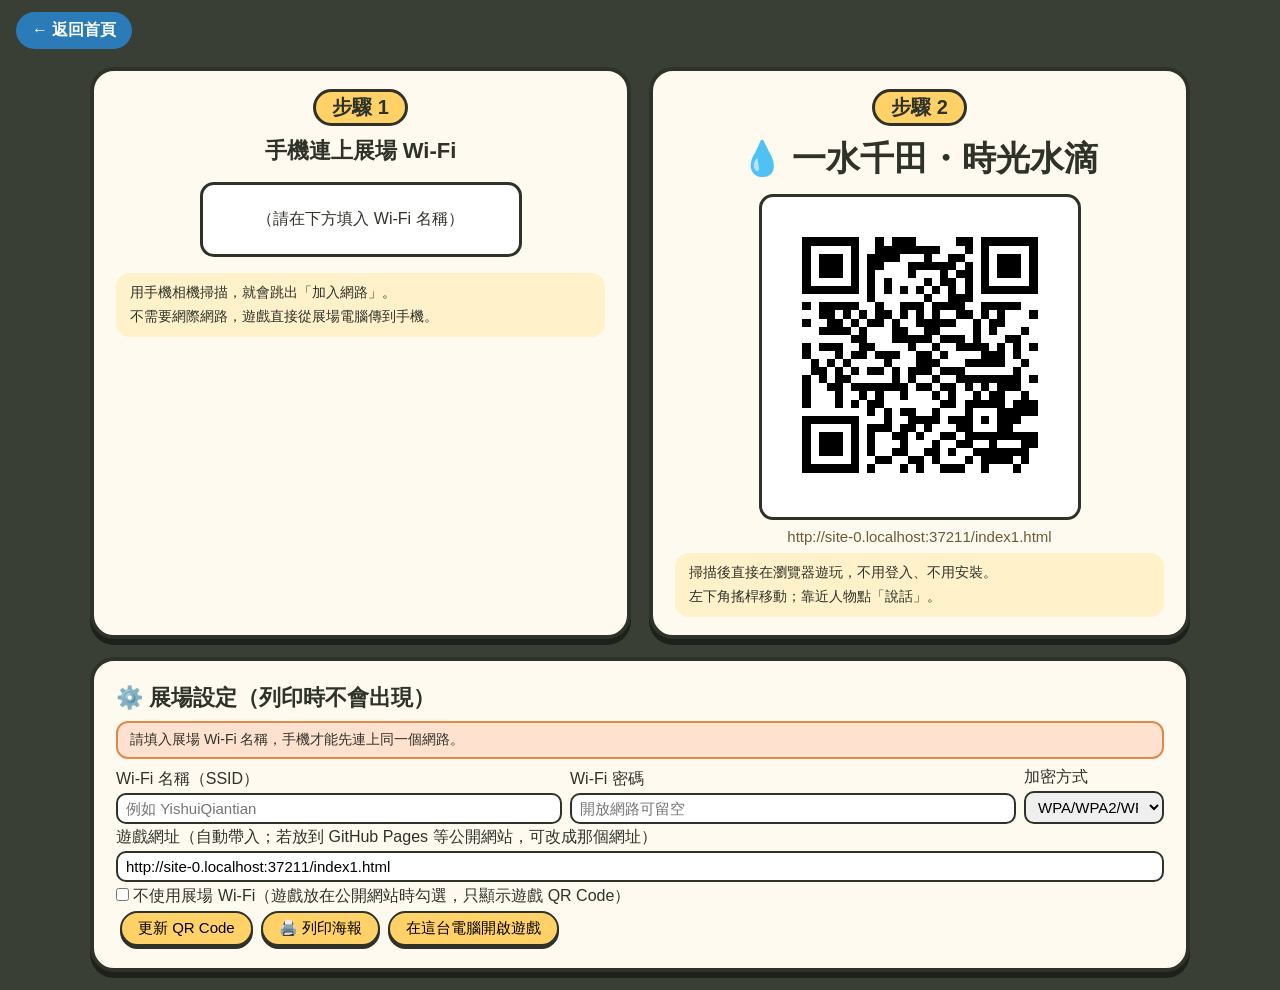
<file: qr.html>
<!DOCTYPE html>
<html lang="zh-Hant"><head><meta charset="utf-8"><meta name="viewport" content="width=device-width,initial-scale=1">
<title>一水千田｜展場 QR Code</title>
<style>
body{margin:0;font-family:"PingFang TC","Microsoft JhengHei","Noto Sans TC",sans-serif;background:#3a3f35;color:#2e3229}
.wrap{max-width:1100px;margin:0 auto;padding:18px;display:grid;grid-template-columns:1fr 1fr;gap:18px}
.card{background:#fffaf0;border:4px solid #2e3229;border-radius:24px;padding:18px 22px;box-shadow:0 6px 0 #1d201b;text-align:center}
h1{margin:4px 0;font-size:34px}h2{margin:4px 0 8px;font-size:22px}
.qr{display:inline-block;background:#fff;border:3px solid #2e3229;border-radius:14px;padding:8px;margin:8px 0}
.url{font-size:15px;word-break:break-all;color:#6b5a35}
.step{font-size:20px;font-weight:bold;background:#ffd166;border:3px solid #2e3229;border-radius:999px;display:inline-block;padding:2px 16px;margin-bottom:6px}
.tips{text-align:left;font-size:14px;line-height:1.7;background:#fff1c9;border-radius:14px;padding:8px 14px;margin-top:8px}
.warn{background:#ffe1cf;border:2px solid #e08a4a;border-radius:12px;padding:8px 12px;margin:8px 0;font-size:14px;text-align:left}
input,select{font:inherit;font-size:15px;border:2px solid #2e3229;border-radius:10px;padding:5px 8px;width:100%;box-sizing:border-box;margin:3px 0}
button{font:inherit;font-size:15px;border:2.5px solid #2e3229;border-radius:999px;background:#ffd166;padding:6px 16px;cursor:pointer;box-shadow:0 3px 0 #2e3229;margin:4px}
.tool{grid-column:1/-1;text-align:left}
.row{display:grid;grid-template-columns:1fr 1fr 140px;gap:8px;align-items:end}
@media (max-width:820px){.wrap{grid-template-columns:1fr}.row{grid-template-columns:1fr}}
@media print{body{background:#fff}.tool,.noprint{display:none}.wrap{grid-template-columns:1fr 1fr}.card{box-shadow:none;break-inside:avoid}}
.homelink{display:inline-block;margin:12px 16px 0;padding:8px 16px;border-radius:999px;background:#2b7bb9;color:#fff;text-decoration:none;font-weight:bold}
</style><link rel="icon" href="images/drop.svg" type="image/svg+xml"></head><body>
<a class="homelink noprint" href="index.html">← 返回首頁</a>
<div class="wrap">
 <div class="card" id="cWifi"><div class="step">步驟 1</div><h2>手機連上展場 Wi‑Fi</h2><div class="qr" id="qWifi"></div><div class="url" id="tWifi"></div>
  <div class="tips">用手機相機掃描，就會跳出「加入網路」。<br>不需要網際網路，遊戲直接從展場電腦傳到手機。</div></div>
 <div class="card"><div class="step">步驟 2</div><h1>💧 一水千田・時光水滴</h1><div class="qr" id="qGame"></div><div class="url" id="tGame"></div>
  <div class="tips">掃描後直接在瀏覽器遊玩，不用登入、不用安裝。<br>左下角搖桿移動；靠近人物點「說話」。</div></div>
 <div class="card tool noprint"><h2>⚙️ 展場設定（列印時不會出現）</h2>
  <div id="msg"></div>
  <div class="row"><label>Wi‑Fi 名稱（SSID）<input id="ssid" placeholder="例如 YishuiQiantian"></label><label>Wi‑Fi 密碼<input id="pw" placeholder="開放網路可留空"></label><label>加密方式<select id="sec"><option value="WPA">WPA/WPA2/WPA3</option><option value="nopass">無密碼</option><option value="WEP">WEP</option></select></label></div>
  <label>遊戲網址（自動帶入；若放到 GitHub Pages 等公開網站，可改成那個網址）<input id="gurl"></label>
  <label><input type="checkbox" id="hideWifi" style="width:auto"> 不使用展場 Wi‑Fi（遊戲放在公開網站時勾選，只顯示遊戲 QR Code）</label><br>
  <button id="bGo">更新 QR Code</button><button id="bPrint">🖨️ 列印海報</button><button id="bOpen">在這台電腦開啟遊戲</button>
 </div>
</div>
<script>
/* 迷你 QR Code 產生器（位元組模式，版本 1–40，糾錯 L/M/Q/H）。依 ISO/IEC 18004 規格實作，無外部相依。 */
const QRGen=(function(){
const ECC=[[-1,7,10,15,20,26,18,20,24,30,18,20,24,26,30,22,24,28,30,28,28,28,28,30,30,26,28,30,30,30,30,30,30,30,30,30,30,30,30,30,30],
[-1,10,16,26,18,24,16,18,22,22,26,30,22,22,24,24,28,28,26,26,26,26,28,28,28,28,28,28,28,28,28,28,28,28,28,28,28,28,28,28,28],
[-1,13,22,18,26,18,24,18,22,20,24,28,26,24,20,30,24,28,28,26,30,28,30,30,30,30,28,30,30,30,30,30,30,30,30,30,30,30,30,30,30],
[-1,17,28,22,16,22,28,26,26,24,28,24,28,22,24,24,30,28,28,26,28,30,24,30,30,30,30,30,30,30,30,30,30,30,30,30,30,30,30,30,30]];
const NB=[[-1,1,1,1,1,1,2,2,2,2,4,4,4,4,4,6,6,6,6,7,8,8,9,9,10,12,12,12,13,14,15,16,17,18,19,19,20,21,22,24,25],
[-1,1,1,1,2,2,4,4,4,5,5,5,8,9,9,10,10,11,13,14,16,17,17,18,20,21,23,25,26,28,29,31,33,35,37,38,40,43,45,47,49],
[-1,1,1,2,2,4,4,6,6,8,8,8,10,12,16,12,17,16,18,21,20,23,23,25,27,29,34,34,35,38,40,43,45,48,51,53,56,59,62,65,68],
[-1,1,1,2,4,4,4,5,6,8,8,11,11,16,16,18,16,19,21,25,25,25,34,30,32,35,37,40,42,45,48,51,54,57,60,63,66,70,74,77,81]];
const FMT=[1,0,3,2]; // L,M,Q,H 的格式位元
function rawMods(v){let r=(16*v+128)*v+64;if(v>=2){const n=Math.floor(v/7)+2;r-=(25*n-10)*n-55;if(v>=7)r-=36}return r}
const dataCW=(v,e)=>Math.floor(rawMods(v)/8)-ECC[e][v]*NB[e][v];
function gmul(x,y){let z=0;for(let i=7;i>=0;i--){z=(z<<1)^((z>>>7)*0x11D);z^=((y>>>i)&1)*x}return z&255}
function rsDiv(deg){const r=new Array(deg).fill(0);r[deg-1]=1;let root=1;for(let i=0;i<deg;i++){for(let j=0;j<r.length;j++){r[j]=gmul(r[j],root);if(j+1<r.length)r[j]^=r[j+1]}root=gmul(root,2)}return r}
function rsRem(data,div){const r=div.map(()=>0);for(const b of data){const f=b^r.shift();r.push(0);div.forEach((c,i)=>r[i]^=gmul(c,f))}return r}
function encode(text,ecl){const e={L:0,M:1,Q:2,H:3}[ecl||'M'];
 const bytes=Array.from(new TextEncoder().encode(text));let v=1;
 for(;v<=40;v++){const cc=v<10?8:16;if(4+cc+bytes.length*8<=dataCW(v,e)*8)break}if(v>40)throw new Error('too long');
 const bits=[];const put=(val,n)=>{for(let i=n-1;i>=0;i--)bits.push((val>>>i)&1)};
 put(4,4);put(bytes.length,v<10?8:16);bytes.forEach(b=>put(b,8));
 const cap=dataCW(v,e)*8;put(0,Math.min(4,cap-bits.length));put(0,(8-bits.length%8)%8);
 for(let p=0xEC;bits.length<cap;p^=0xEC^0x11)put(p,8);
 const data=[];for(let i=0;i<bits.length;i+=8)data.push(bits.slice(i,i+8).reduce((a,b)=>a*2+b,0));
 // 分塊＋糾錯碼＋交錯
 const nb=NB[e][v],ec=ECC[e][v],raw=Math.floor(rawMods(v)/8),ns=nb-raw%nb,sl=Math.floor(raw/nb),div=rsDiv(ec);const blocks=[];
 for(let i=0,k=0;i<nb;i++){const d=data.slice(k,k+sl-ec+(i<ns?0:1));k+=d.length;const r=rsRem(d,div);if(i<ns)d.push(0);blocks.push(d.concat(r))}
 const all=[];for(let i=0;i<blocks[0].length;i++)blocks.forEach((b,j)=>{if(i!==sl-ec||j>=ns)all.push(b[i])});
 // 模組矩陣
 const N=v*4+17,M=[...Array(N)].map(()=>Array(N).fill(false)),F=[...Array(N)].map(()=>Array(N).fill(false));
 const set=(x,y,d)=>{M[y][x]=d;F[y][x]=true};
 for(let i=0;i<N;i++){set(6,i,i%2===0);set(i,6,i%2===0)}
 const finder=(x,y)=>{for(let dy=-4;dy<=4;dy++)for(let dx=-4;dx<=4;dx++){const d=Math.max(Math.abs(dx),Math.abs(dy)),xx=x+dx,yy=y+dy;if(xx>=0&&xx<N&&yy>=0&&yy<N)set(xx,yy,d!==2&&d!==4)}};
 finder(3,3);finder(N-4,3);finder(3,N-4);
 if(v>1){const n=Math.floor(v/7)+2,step=v===32?26:Math.ceil((v*4+4)/(n*2-2))*2,pos=[6];for(let p=N-7;pos.length<n;p-=step)pos.splice(1,0,p);
  pos.forEach((a,i)=>pos.forEach((b,j)=>{if((i===0&&j===0)||(i===0&&j===n-1)||(i===n-1&&j===0))return;for(let dy=-2;dy<=2;dy++)for(let dx=-2;dx<=2;dx++)set(a+dx,b+dy,Math.max(Math.abs(dx),Math.abs(dy))!==1)}))}
 const drawFmt=mask=>{const d=FMT[e]<<3|mask;let r=d;for(let i=0;i<10;i++)r=(r<<1)^((r>>>9)*0x537);const b=(d<<10|r)^0x5412,g=i=>((b>>>i)&1)===1;
  for(let i=0;i<=5;i++)set(8,i,g(i));set(8,7,g(6));set(8,8,g(7));set(7,8,g(8));for(let i=9;i<15;i++)set(14-i,8,g(i));
  for(let i=0;i<8;i++)set(N-1-i,8,g(i));for(let i=8;i<15;i++)set(8,N-15+i,g(i));set(8,N-8,true)};
 drawFmt(0);
 if(v>=7){let r=v;for(let i=0;i<12;i++)r=(r<<1)^((r>>>11)*0x1F25);const b=v<<12|r;for(let i=0;i<18;i++){const bt=((b>>>i)&1)===1,a=N-11+i%3,c=Math.floor(i/3);set(a,c,bt);set(c,a,bt)}}
 // 放資料
 let i=0;for(let right=N-1;right>=1;right-=2){if(right===6)right=5;for(let vert=0;vert<N;vert++)for(let j=0;j<2;j++){const x=right-j,up=((right+1)&2)===0,y=up?N-1-vert:vert;
  if(!F[y][x]&&i<all.length*8){M[y][x]=((all[i>>>3]>>>(7-(i&7)))&1)===1;i++}}}
 const maskF=[(x,y)=>(x+y)%2===0,(x,y)=>y%2===0,(x,y)=>x%3===0,(x,y)=>(x+y)%3===0,(x,y)=>(Math.floor(x/3)+Math.floor(y/2))%2===0,(x,y)=>x*y%2+x*y%3===0,(x,y)=>(x*y%2+x*y%3)%2===0,(x,y)=>((x+y)%2+x*y%3)%2===0];
 const applyMask=m=>{for(let y=0;y<N;y++)for(let x=0;x<N;x++)if(!F[y][x]&&maskF[m](x,y))M[y][x]=!M[y][x]};
 const penalty=()=>{let p=0;
  for(let k=0;k<2;k++)for(let a=0;a<N;a++){let run=1,hist=[];for(let b=1;b<=N;b++){const cur=b<N?(k?M[b][a]:M[a][b]):null,prev=k?M[b-1][a]:M[a][b-1];if(b<N&&cur===prev)run++;else{if(run>=5)p+=run-2;run=1}}}
  for(let y=0;y<N-1;y++)for(let x=0;x<N-1;x++){const c=M[y][x];if(c===M[y][x+1]&&c===M[y+1][x]&&c===M[y+1][x+1])p+=3}
  const pat=[true,false,true,true,true,false,true];
  for(let k=0;k<2;k++)for(let a=0;a<N;a++)for(let b=0;b+7<=N;b++){let ok=true;for(let t=0;t<7;t++)if((k?M[b+t][a]:M[a][b+t])!==pat[t]){ok=false;break}
   if(!ok)continue;const before=b>=4&&[1,2,3,4].every(t=>!(k?M[b-t][a]:M[a][b-t])),after=b+11<=N&&[7,8,9,10].every(t=>!(k?M[b+t][a]:M[a][b+t]));if(before||after)p+=40}
  let dark=0;M.forEach(r=>r.forEach(c=>dark+=c));p+=Math.floor(Math.abs(dark*20-N*N*10)/(N*N))*10;return p};
 let best=0,bp=1e9;for(let m=0;m<8;m++){applyMask(m);drawFmt(m);const p=penalty();if(p<bp){bp=p;best=m}applyMask(m)}
 applyMask(best);drawFmt(best);return M}
function toSVG(text,ecl,px){const M=encode(text,ecl),N=M.length,q=4;let d='';M.forEach((r,y)=>r.forEach((c,x)=>{if(c)d+=`M${x+q},${y+q}h1v1h-1z`}));
 return`<svg xmlns="http://www.w3.org/2000/svg" viewBox="0 0 ${N+2*q} ${N+2*q}" width="${px||240}" height="${px||240}" shape-rendering="crispEdges"><rect width="100%" height="100%" fill="#fff"/><path d="${d}" fill="#000"/></svg>`}
return{encode,toSVG}})();


const $=s=>document.querySelector(s);
const store={get:k=>{try{return localStorage.getItem('yq_'+k)}catch(e){return null}},set:(k,v)=>{try{localStorage.setItem('yq_'+k,v)}catch(e){}}};
const esc=s=>String(s).replace(/[&<>"]/g,c=>({'&':'&amp;','<':'&lt;','>':'&gt;','"':'&quot;'}[c]));
const wesc=s=>String(s).replace(/([\;,:"])/g,'\\$1');
const here=location.href.replace(/[#?].*$/,'').replace(/[^/]*$/,'');
const isLocal=/^(localhost|127\.|\[::1\])/.test(location.hostname),isFile=location.protocol==='file:';
$('#gurl').value=store.get('gurl')||(isFile?'':here+'index1.html');
$('#ssid').value=store.get('ssid')||'';$('#pw').value=store.get('pw')||'';$('#sec').value=store.get('sec')||'WPA';$('#hideWifi').checked=store.get('hide')?store.get('hide')==='1':location.protocol==='https:';
function draw(){const g=$('#gurl').value.trim(),ss=$('#ssid').value.trim(),pw=$('#pw').value,sec=$('#sec').value,hide=$('#hideWifi').checked;
 store.set('ssid',ss);store.set('pw',pw);store.set('sec',sec);store.set('hide',hide?'1':'0');if(g!==here+'index1.html')store.set('gurl',g);
 let m='';
 if(isFile)m+='<div class="warn">⚠️ 這個頁面是直接用檔案開啟的，手機連不到。請執行「啟動展場（Windows）」或「啟動展場（Mac）」，它會用區網網址自動開啟本頁。</div>';
 else if(isLocal&&/localhost|127\.|\[::1\]/.test(g))m+='<div class="warn">⚠️ 目前網址是 localhost，只有這台電腦連得到。請改用啟動程式顯示的「http://192.168.x.x:埠號/」網址開啟本頁。</div>';
 if(/^http:/.test(g)&&!hide&&!ss)m+='<div class="warn">請填入展場 Wi‑Fi 名稱，手機才能先連上同一個網路。</div>';
 $('#msg').innerHTML=m;
 $('#qGame').innerHTML=g?QRGen.toSVG(g,'M',300):'<p style="width:300px">（尚未設定遊戲網址）</p>';$('#tGame').textContent=g;
 $('#cWifi').style.display=hide?'none':'';
 if(!hide){const w=sec==='nopass'?`WIFI:T:nopass;S:${wesc(ss)};;`:`WIFI:T:${sec};S:${wesc(ss)};P:${wesc(pw)};;`;
  $('#qWifi').innerHTML=ss?QRGen.toSVG(w,'M',300):'<p style="width:300px">（請在下方填入 Wi‑Fi 名稱）</p>';$('#tWifi').textContent=ss?`Wi‑Fi：${ss}${sec==='nopass'?'（無密碼）':'　密碼：'+pw}`:''}}
['ssid','pw','sec','gurl','hideWifi'].forEach(id=>$('#'+id).addEventListener('input',draw));$('#sec').onchange=draw;$('#hideWifi').onchange=draw;
$('#bGo').onclick=draw;$('#bPrint').onclick=()=>{try{print()}catch(e){}};$('#bOpen').onclick=()=>{location.href=$('#gurl').value||'index1.html'};
draw();
</script></body></html>
</file>
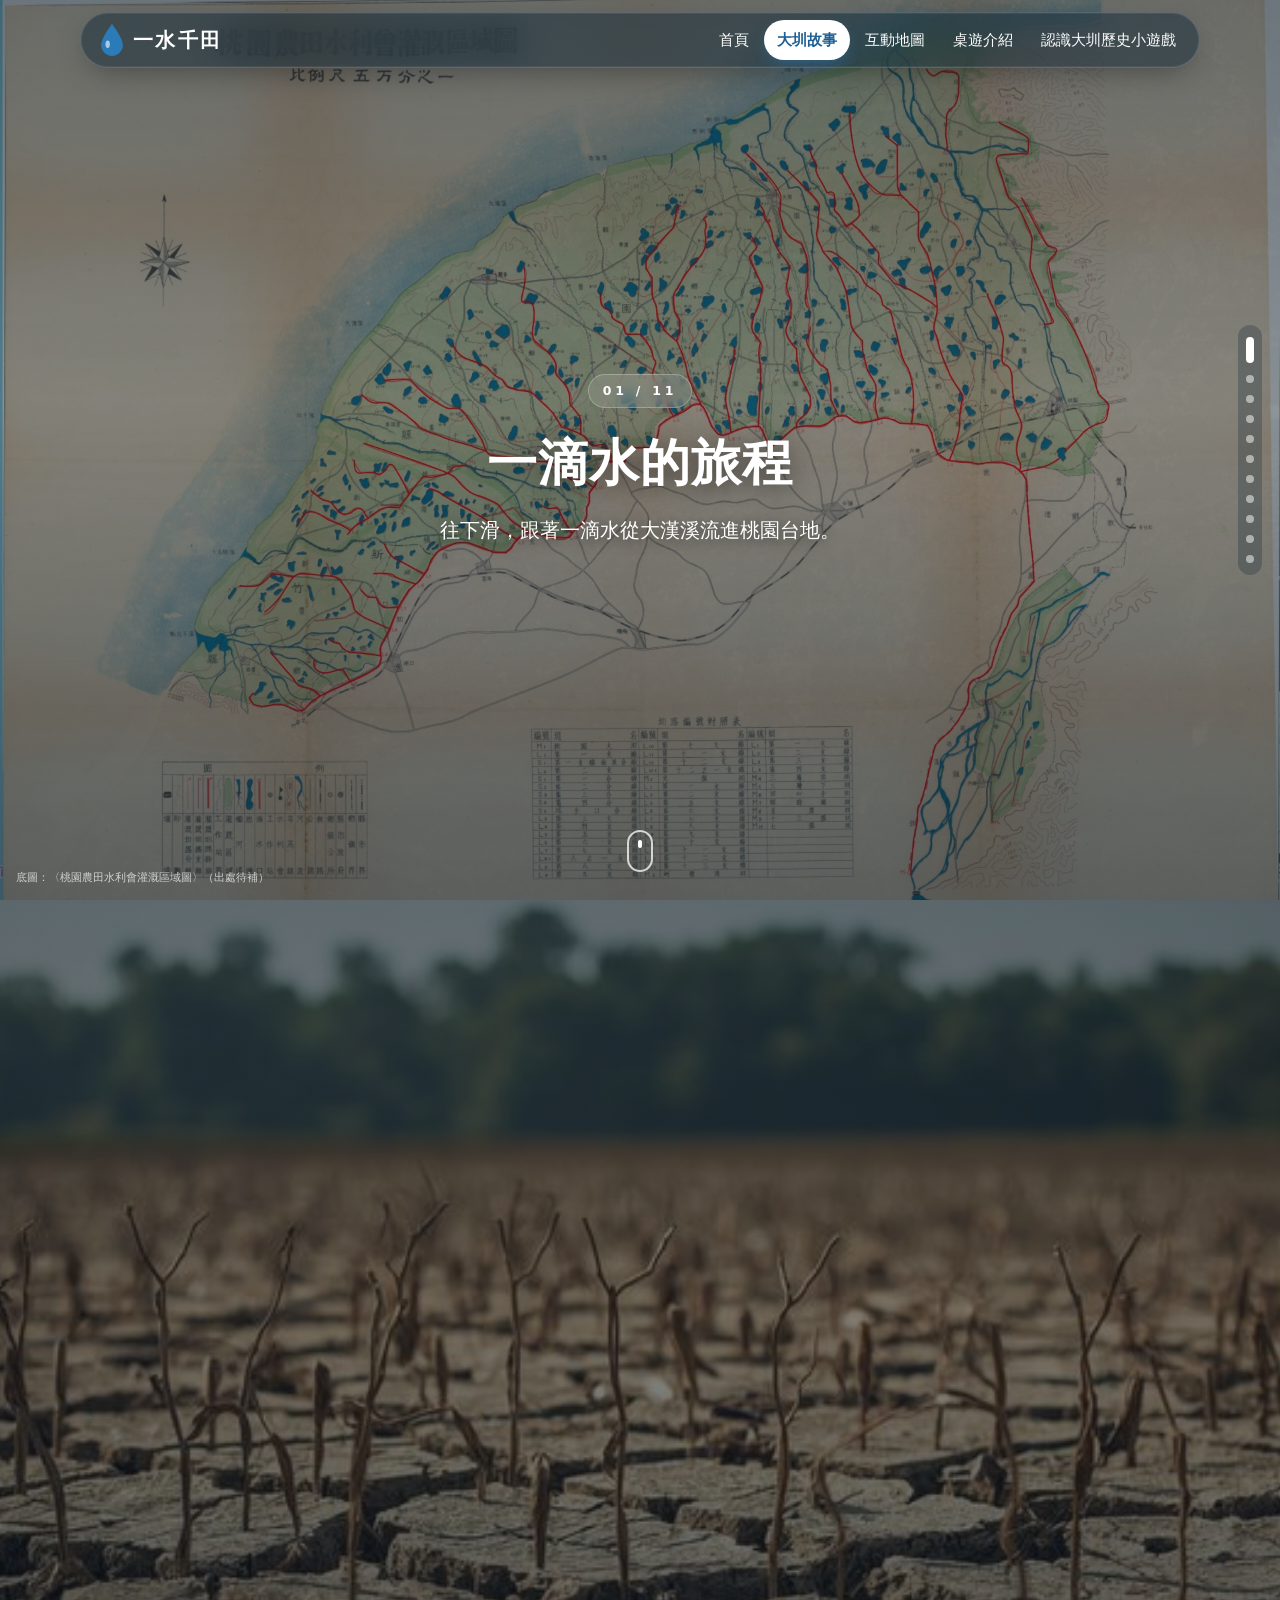
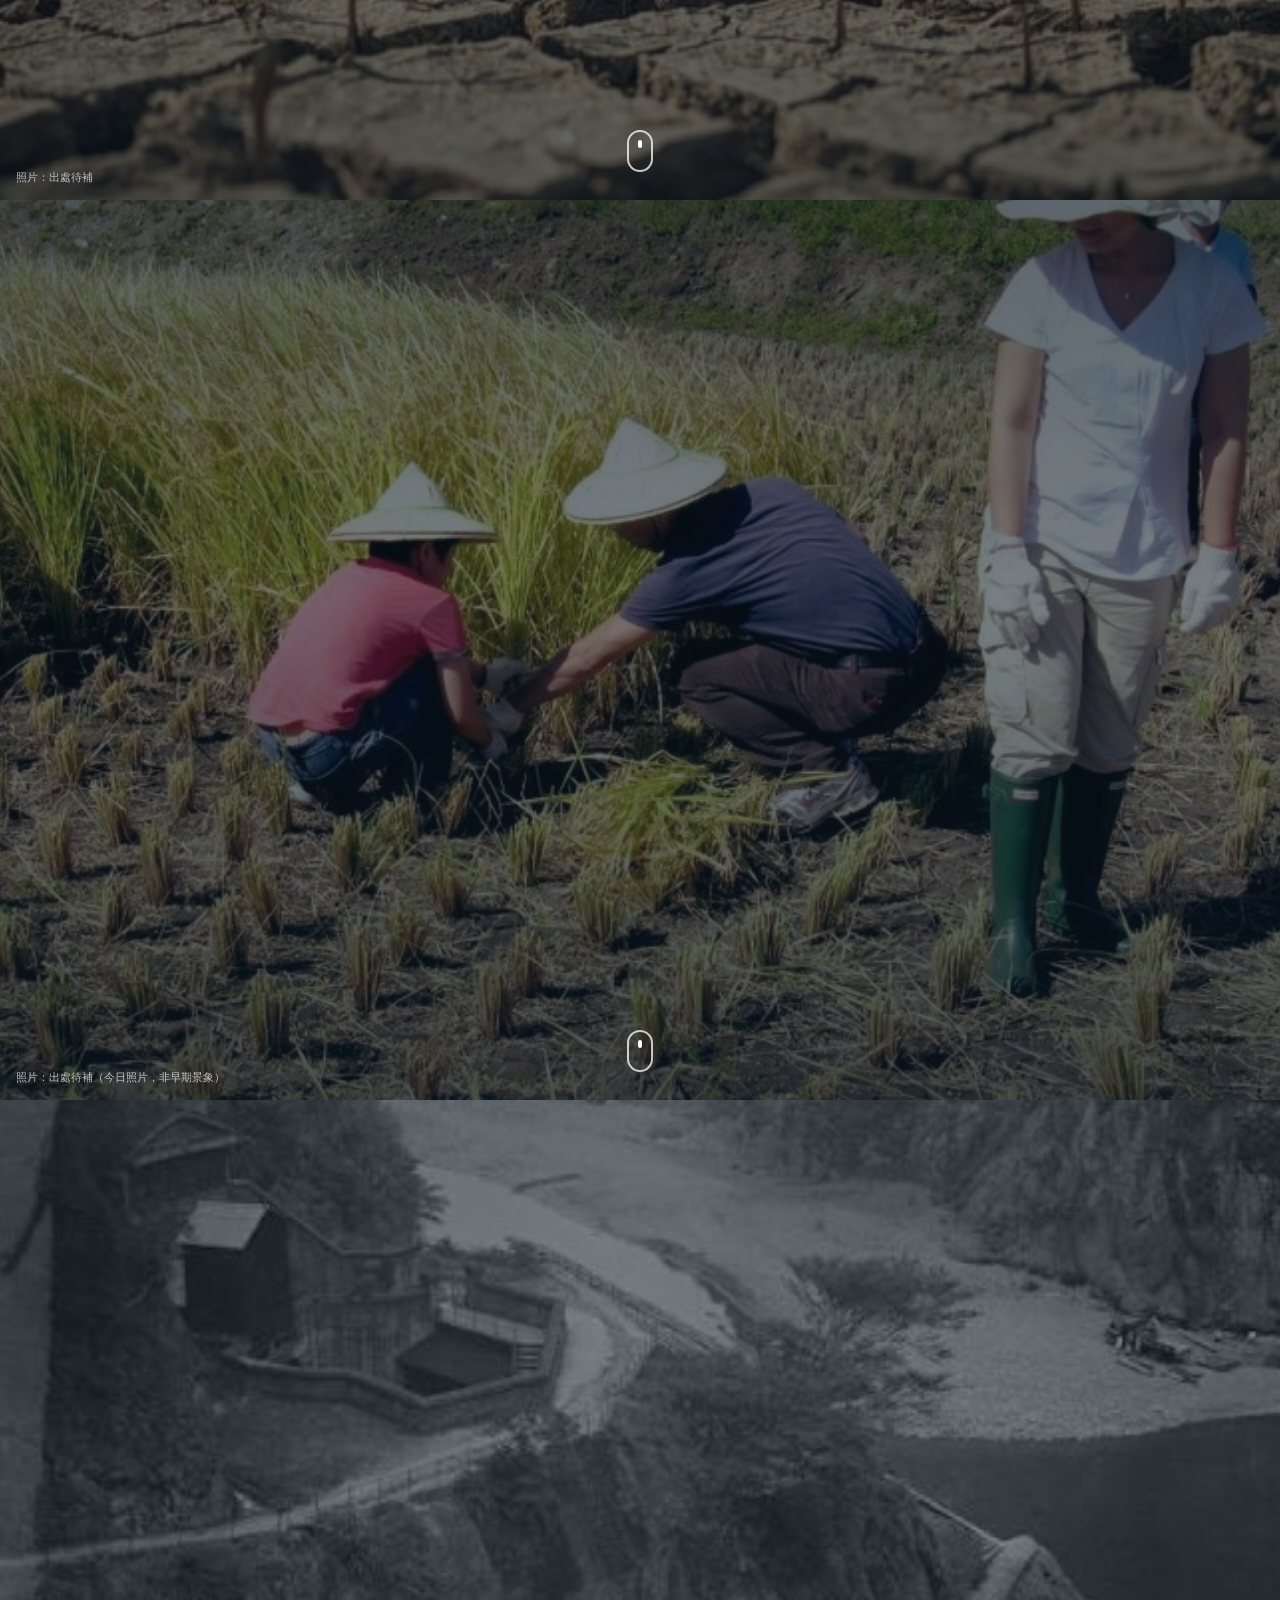
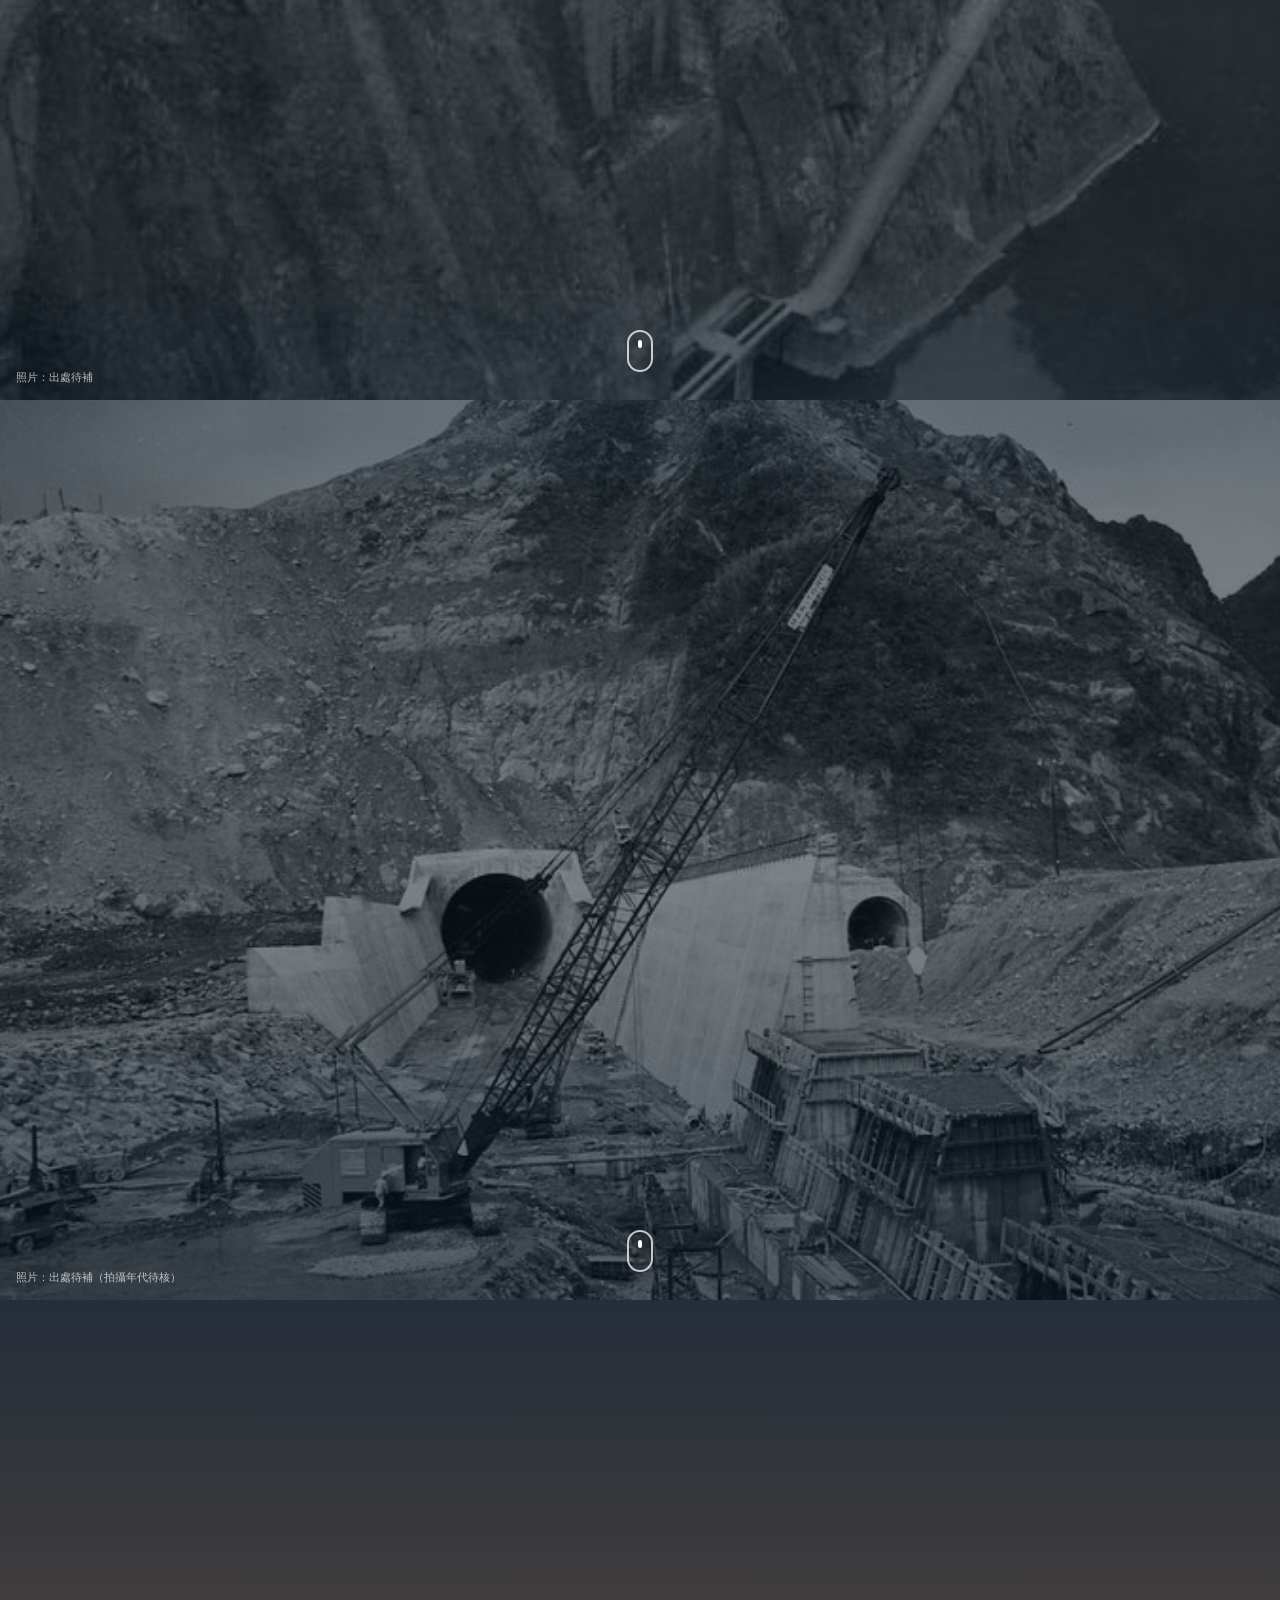
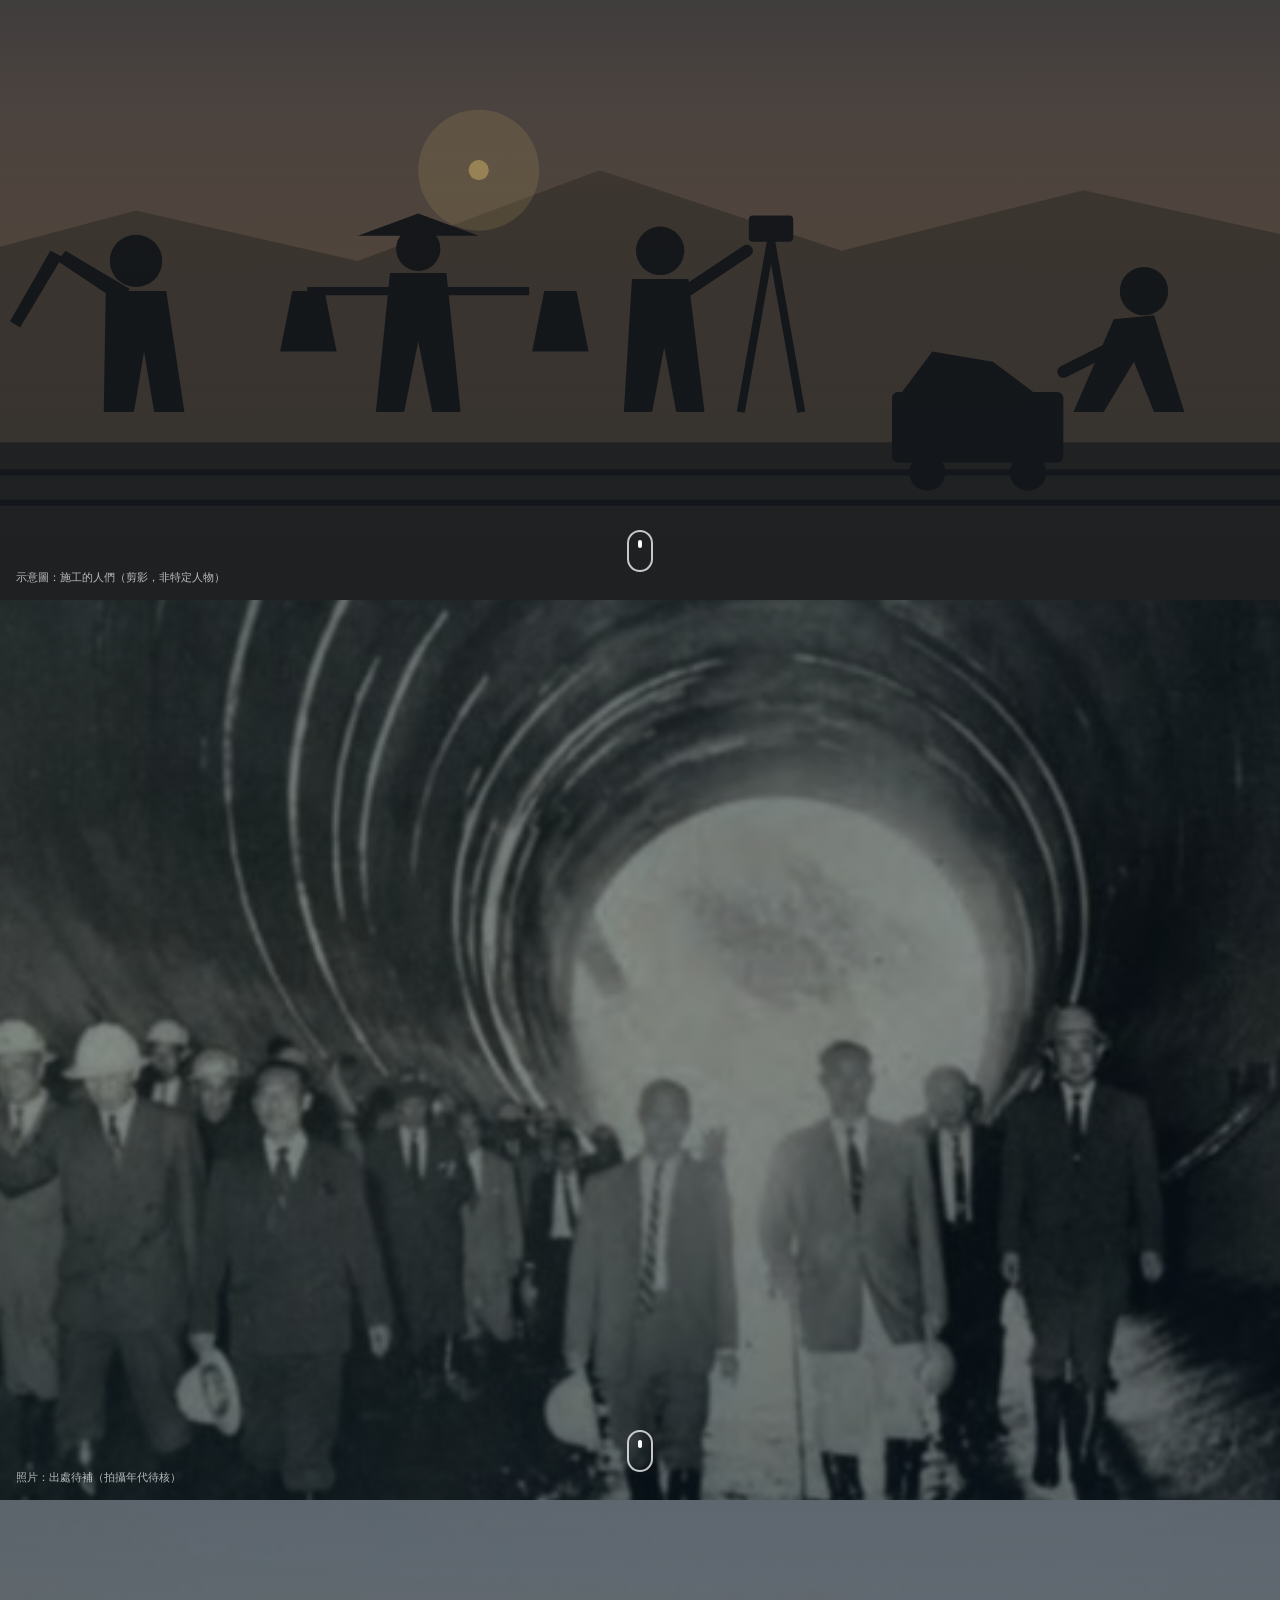
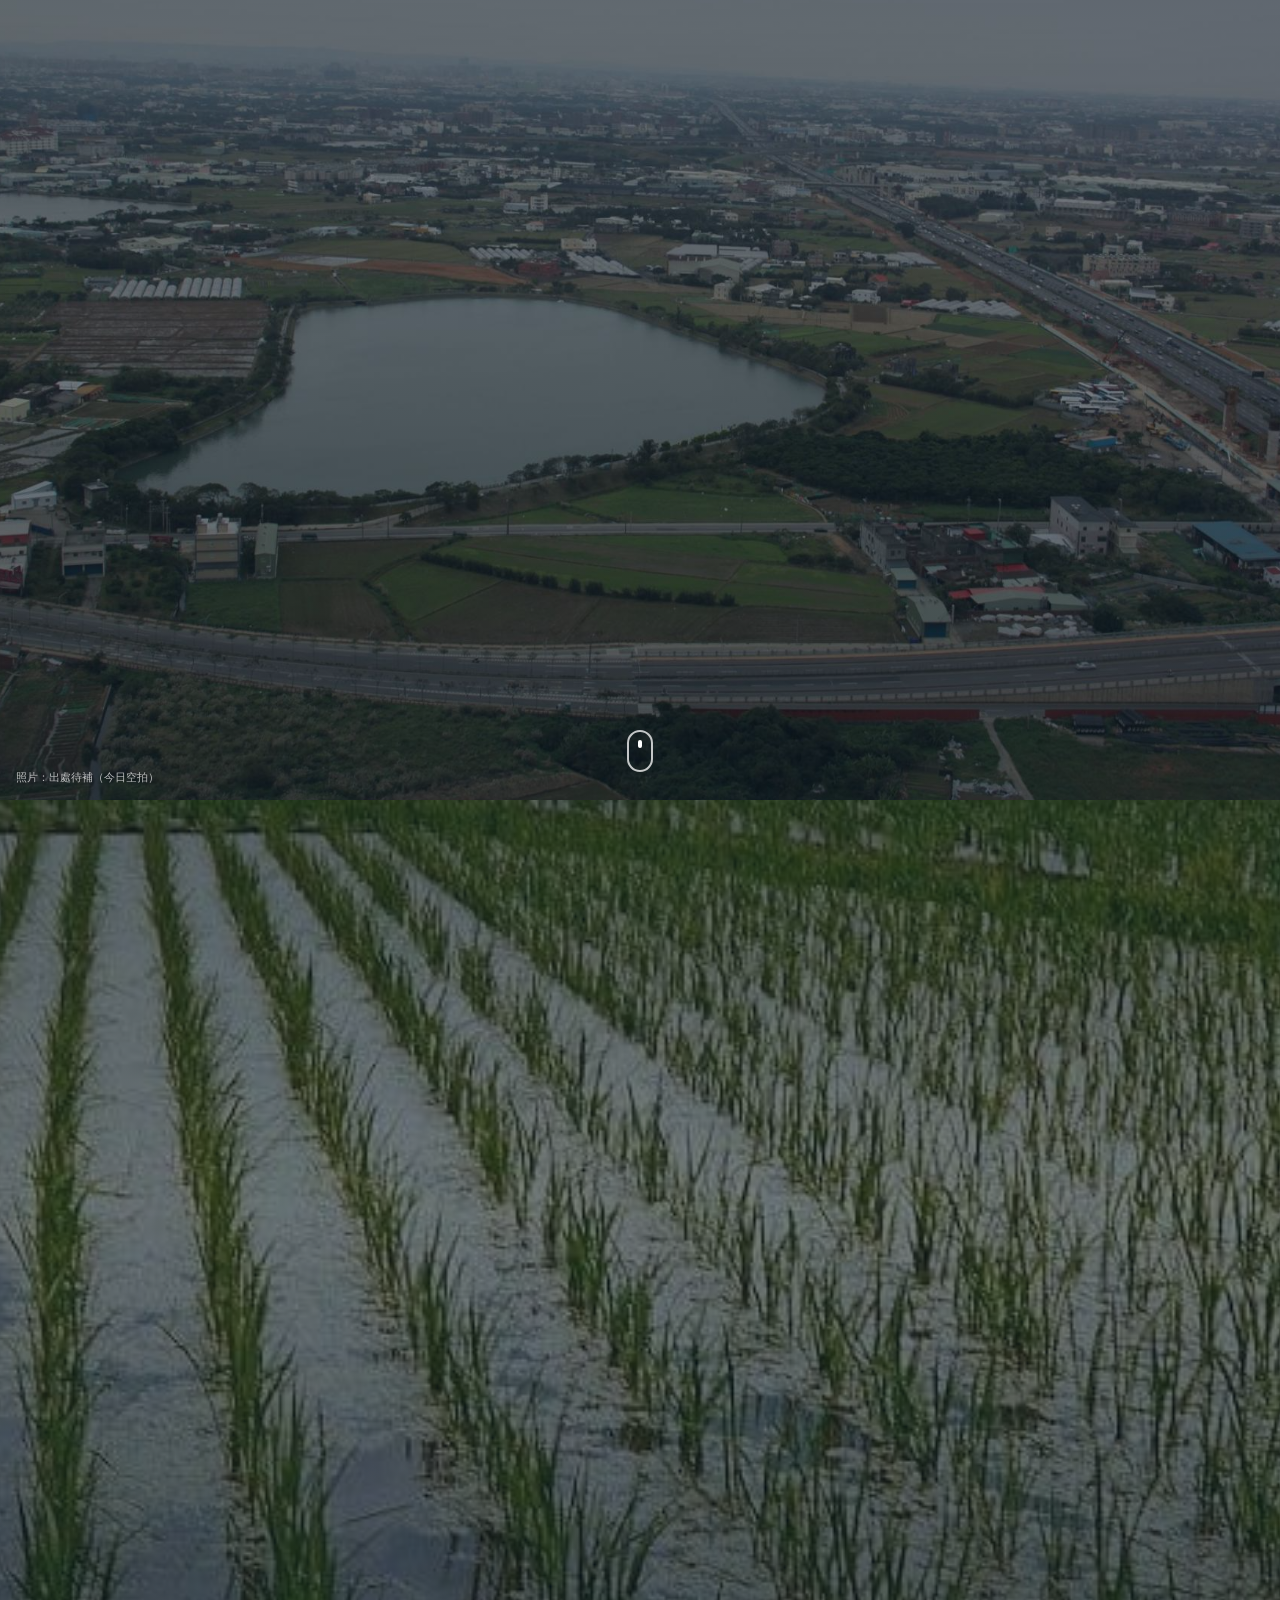
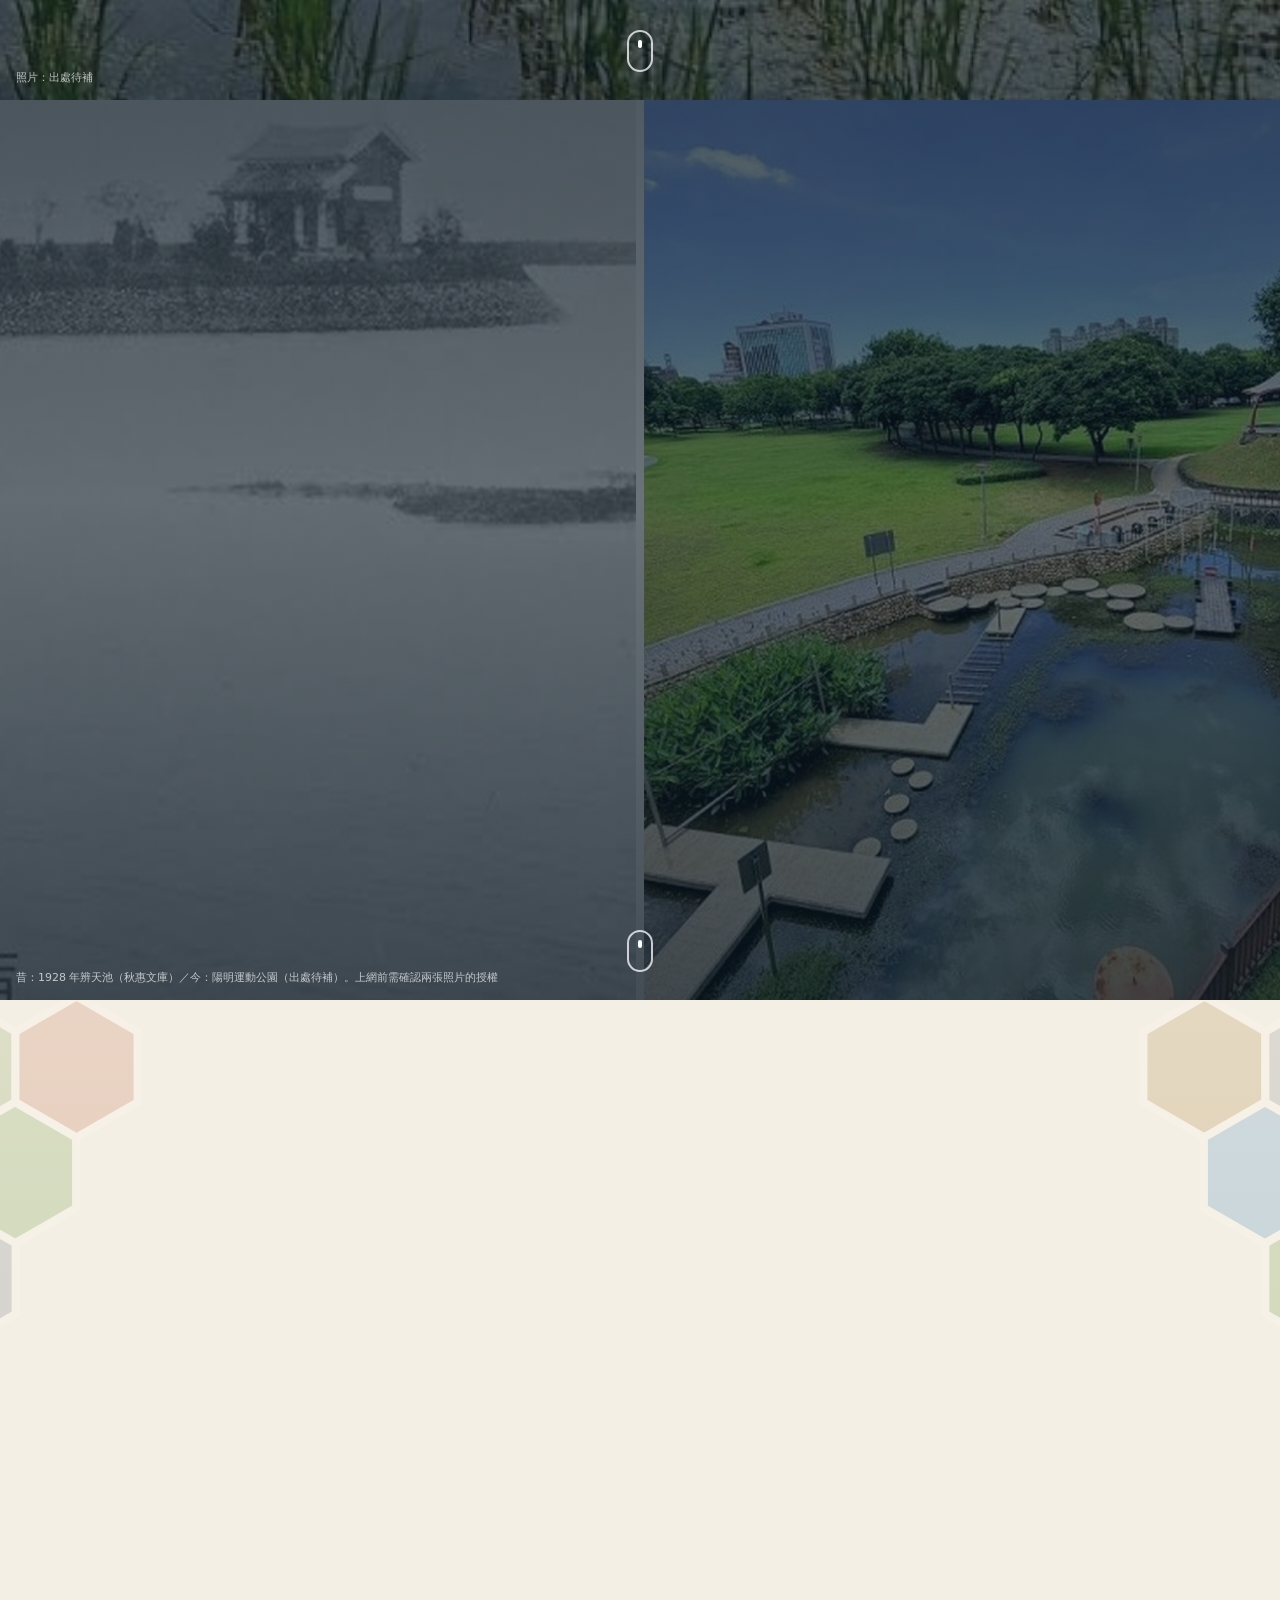
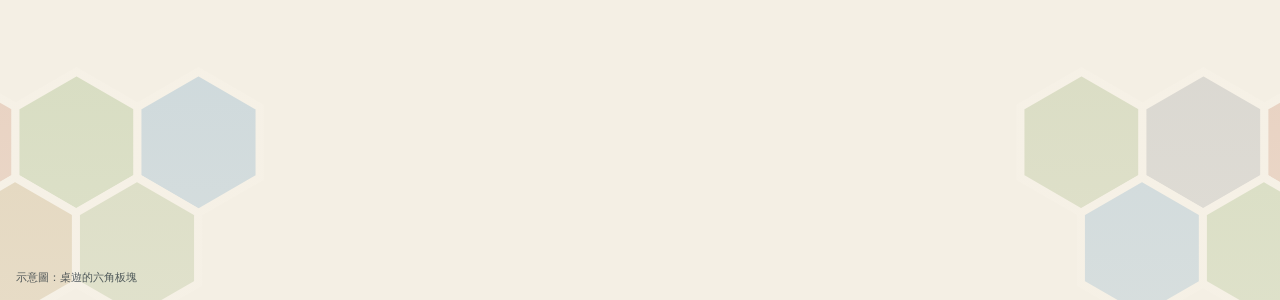
<file: story.html>
<!DOCTYPE html>
<html lang="zh-Hant">
<head>
  <meta charset="utf-8">
  <meta name="viewport" content="width=device-width, initial-scale=1">
  <title>一水千田｜一滴水的旅程</title>
  <meta name="description" content="《一水千田》：用桌遊、互動地圖和小遊戲，認識桃園大圳與千塘之鄉的水文化。">
  <meta name="theme-color" content="#2b7bb9">
  <link rel="icon" href="images/drop.svg" type="image/svg+xml">
  <link rel="stylesheet" href="style.css">
</head>
<body class="page-story">
  <!-- ★ 這一頁的文字不寫在這裡：要修改內容，請改 data/story.js -->
  <header id="site-nav" class="nav"></header>
  <main id="app"></main>
  <noscript><p class="noscript">這個網站需要開啟 JavaScript 才能顯示內容。</p></noscript>

  <script src="data/site.js"></script>
  <script src="data/story.js"></script>
  <!-- 後台草稿預覽：一定要放在資料檔之後、render.js 之前 -->
  <script src="js/cms.js"></script>
  <script src="js/render.js"></script>
</body>
</html>
</file>
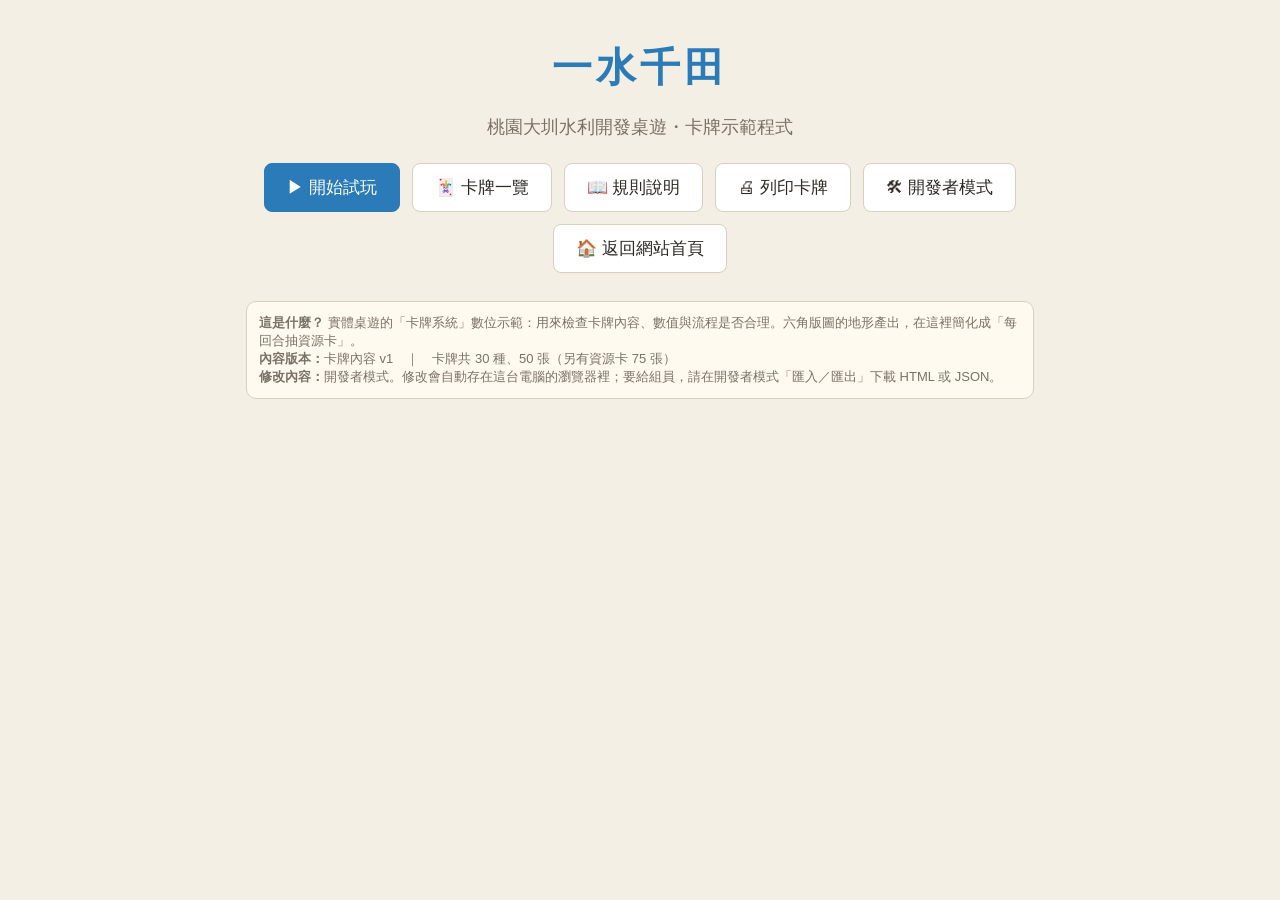
<file: _舊版備份/play-v1.html>
<!DOCTYPE html>
<html lang="zh-Hant">
<head>
<meta charset="utf-8">
<meta name="viewport" content="width=device-width,initial-scale=1">
<title>一水千田｜卡牌示範 v1</title>
<style>
:root{
  --bg:#f4efe4; --paper:#fffaf0; --ink:#2d2a26; --muted:#7a7166; --line:#d9cfbf;
  --water:#2b7bb9; --water2:#d7ebf7; --rice:#5d8f2f; --soil:#b5532d; --gold:#c9962b;
  --role:#8a5a2b; --project:#2b6cb0; --dev:#2f855a; --event:#c05621; --memory:#6b46c1;
  --radius:10px;
}
*{box-sizing:border-box}
html,body{margin:0;background:var(--bg);color:var(--ink);
  font-family:"Microsoft JhengHei","微軟正黑體","PingFang TC","Noto Sans TC",sans-serif;font-size:15px}
button{font:inherit;cursor:pointer;border:1px solid var(--line);background:#fff;border-radius:8px;padding:6px 12px;color:var(--ink)}
button:hover:not(:disabled){border-color:var(--water);color:var(--water)}
button:disabled{opacity:.4;cursor:not-allowed}
button.primary{background:var(--water);color:#fff;border-color:var(--water)}
button.primary:hover:not(:disabled){background:#1f6399;color:#fff}
button.danger{color:#b42318;border-color:#f0b8b0}
button.small{padding:3px 8px;font-size:13px}
input,select,textarea{font:inherit;border:1px solid var(--line);border-radius:6px;padding:5px 7px;background:#fff;color:var(--ink)}
textarea{width:100%;resize:vertical}
h1,h2,h3{margin:.2em 0 .5em}
.muted{color:var(--muted)}
.row{display:flex;gap:8px;align-items:center;flex-wrap:wrap}
.col{display:flex;flex-direction:column;gap:8px}
.panel{background:var(--paper);border:1px solid var(--line);border-radius:var(--radius);padding:12px}
.chip{display:inline-flex;align-items:center;gap:4px;padding:3px 9px;border-radius:999px;background:#fff;border:1px solid var(--line);font-size:14px}
.badge{display:inline-block;padding:1px 7px;border-radius:999px;font-size:11px;font-weight:bold;color:#fff}
.b-史料{background:#2f855a}.b-待核{background:#d97706}.b-遊戲化{background:#6b7280}

/* ---------- home ---------- */
.home{max-width:820px;margin:40px auto;padding:0 16px;text-align:center}
.home h1{font-size:40px;letter-spacing:.1em;color:var(--water)}
.home .sub{font-size:18px;color:var(--muted);margin-bottom:24px}
.home .btns{display:flex;gap:12px;justify-content:center;flex-wrap:wrap;margin:20px 0}
.home .btns button{font-size:17px;padding:12px 22px}
.home .note{font-size:13px;color:var(--muted);text-align:left;margin-top:28px}

/* ---------- game ---------- */
.topbar{display:flex;align-items:center;gap:12px;padding:8px 14px;background:#fff;border-bottom:1px solid var(--line);flex-wrap:wrap;position:sticky;top:0;z-index:5}
.topbar .title{font-weight:bold;color:var(--water);font-size:18px}
.topbar .spacer{flex:1}
.game{display:grid;grid-template-columns:270px 1fr 300px;gap:12px;padding:12px;align-items:start}
@media (max-width:1100px){.game{grid-template-columns:1fr}}
.proj{border:1px solid var(--line);border-radius:8px;padding:8px;margin-bottom:8px;background:#fff}
.proj.done{background:#e8f4ea;border-color:#9fd0a8}
.proj.cur{border:2px solid var(--project);box-shadow:0 0 0 3px #2b6cb022}
.proj.locked{opacity:.55}
.proj .pname{font-weight:bold}
.bar{height:8px;background:#eee;border-radius:9px;overflow:hidden;margin-top:6px}
.bar>i{display:block;height:100%;background:var(--project)}
.need{display:flex;gap:6px;flex-wrap:wrap;margin-top:6px;font-size:13px}
.player-head{display:flex;align-items:center;gap:10px;flex-wrap:wrap}
.player-head .pname{font-size:22px;font-weight:bold}
.res-row{display:flex;gap:8px;flex-wrap:wrap;margin:10px 0}
.res-chip{display:flex;flex-direction:column;align-items:center;min-width:64px;padding:6px 8px;border-radius:8px;background:#fff;border:1px solid var(--line)}
.res-chip .ic{font-size:22px}.res-chip b{font-size:18px}
.res-chip small{font-size:11px;color:var(--muted)}
.section{margin-top:12px}
.section h3{font-size:15px;margin:0 0 6px;color:var(--muted)}
.market{display:flex;gap:10px;flex-wrap:wrap}
.market .slot{display:flex;flex-direction:column;gap:6px;align-items:center}
.others .op{border-bottom:1px dashed var(--line);padding:6px 0}
.others .op.active{background:#eaf3fb;border-radius:6px;padding:6px}
.log{max-height:300px;overflow:auto;font-size:13px;line-height:1.55}
.log div{border-bottom:1px solid #eee;padding:2px 0}
.water-dots{letter-spacing:2px}

/* ---------- card ---------- */
.card{width:210px;height:294px;border-radius:12px;background:var(--paper);border:2px solid var(--c,#999);
  display:flex;flex-direction:column;overflow:hidden;position:relative;box-shadow:0 2px 6px #0002;text-align:left;flex:none}
.card .ch{background:var(--c,#999);color:#fff;padding:5px 8px 4px;display:flex;align-items:center;gap:6px}
.card .ch .ty{font-size:10px;opacity:.9;letter-spacing:.05em}
.card .ch .yr{margin-left:auto;font-size:10px;opacity:.9}
.card .cn{font-size:17px;font-weight:bold;padding:4px 8px 0;line-height:1.25}
.card .img{height:72px;margin:4px 8px 0;border-radius:6px;background:#eee center/cover no-repeat;flex:none}
.card .cost{display:flex;gap:3px;flex-wrap:wrap;padding:4px 8px 0;font-size:12px}
.card .cost span{background:#fff;border:1px solid var(--line);border-radius:5px;padding:0 4px}
.card .rule{font-size:12px;line-height:1.45;padding:4px 8px;flex:1;overflow:hidden;white-space:pre-line}
.card .req{font-size:11px;color:#b42318;padding:0 8px}
.card .hist{font-size:10px;line-height:1.4;color:#5b5348;background:#f1e8d6;margin:0 6px 6px;padding:4px 6px;border-radius:6px;max-height:74px;overflow:hidden}
.card .hist .src{display:block;color:var(--muted);margin-top:2px}
.card .st{position:absolute;right:6px;bottom:6px}
.card.big{transform:scale(1.2);transform-origin:top left;margin:0 42px 59px 0}
.nobadge .card .st{display:none}
.card .copies{position:absolute;left:6px;bottom:4px;font-size:10px;color:var(--muted)}
.card.res .bigic{font-size:64px;text-align:center;margin-top:16px}
.card.res .tile{text-align:center;color:var(--muted);font-size:12px}
.card.memory .tn{display:grid;grid-template-columns:1fr;gap:4px;padding:4px 8px;font-size:12px;flex:1}
.card.memory .tn div{background:#fff;border:1px solid var(--line);border-radius:6px;padding:4px 6px}
.card.memory .tn b{color:var(--memory)}
.card.back{background:var(--c);align-items:center;justify-content:center;color:#fff}
.card.back .bl{font-size:28px;font-weight:bold;letter-spacing:.2em}
.card.back .bs{font-size:12px;margin-top:6px;opacity:.9}

/* ---------- overlays ---------- */
.overlay{position:fixed;inset:0;background:#0006;z-index:50;display:flex;align-items:center;justify-content:center}
.modal{background:var(--paper);border-radius:12px;padding:18px;max-width:640px;width:calc(100% - 32px);max-height:90vh;overflow:auto}
.full{position:fixed;inset:0;background:var(--bg);z-index:40;display:flex;flex-direction:column}
.full .fhead{display:flex;align-items:center;gap:10px;padding:8px 14px;background:#2d2a26;color:#fff;flex-wrap:wrap}
.full .fhead button{background:#ffffff18;color:#fff;border-color:#ffffff40}
.full .fhead button.on{background:#fff;color:#2d2a26}
.full .fbody{flex:1;overflow:auto;padding:14px}
.gallery{display:flex;gap:14px;flex-wrap:wrap}

/* editor */
.ed{display:grid;grid-template-columns:240px 1fr 300px;gap:12px;height:100%}
@media (max-width:1000px){.ed{grid-template-columns:1fr}}
.ed .list{overflow:auto}
.ed .list .it{padding:6px 8px;border-radius:6px;cursor:pointer;display:flex;gap:6px;align-items:center;border:1px solid transparent}
.ed .list .it:hover{background:#fff}
.ed .list .it.sel{background:#fff;border-color:var(--water)}
.ed .form{overflow:auto}
.ed label{display:block;font-size:13px;color:var(--muted);margin-top:8px}
.ed label input[type=text],.ed label input:not([type]),.ed label select{width:100%}
.ed .grid2{display:grid;grid-template-columns:1fr 1fr;gap:8px}
.ed .effrow{display:flex;gap:4px;flex-wrap:wrap;align-items:center;background:#fff;border:1px solid var(--line);border-radius:6px;padding:5px;margin-top:4px}
.ed .effrow input{width:70px}
.ed .effrow input.w{width:140px}
.ed .costgrid{display:flex;gap:6px;flex-wrap:wrap}
.ed .costgrid label{margin:0;display:flex;align-items:center;gap:3px}
.ed .costgrid input{width:52px}
.issues li{margin:4px 0}
.tip{font-size:12px;color:var(--muted);margin-top:2px}

/* print */
.sheet{width:210mm;min-height:297mm;background:#fff;margin:0 auto 14px;padding:8mm 10.5mm;display:grid;
  grid-template-columns:repeat(3,63mm);grid-auto-rows:88mm;gap:0;align-content:start;box-shadow:0 2px 8px #0003}
.sheet .card{width:63mm;height:88mm;border-radius:3mm;box-shadow:none;outline:.2mm dashed #999;outline-offset:0}
@media print{
  @page{size:A4;margin:0}
  body *{visibility:hidden}
  #printArea,#printArea *{visibility:visible}
  #printArea{position:absolute;left:0;top:0}
  .sheet{box-shadow:none;margin:0;page-break-after:always}
  .card{-webkit-print-color-adjust:exact;print-color-adjust:exact}
}
.toast{position:fixed;bottom:18px;left:50%;transform:translateX(-50%);background:#2d2a26;color:#fff;padding:8px 16px;border-radius:8px;z-index:99;font-size:14px}
</style>
</head>
<body>
<div id="app"></div>

<!-- 內建卡牌內容：開發者模式「下載含目前內容的 HTML」會改寫這一段 -->
<script id="default-data" type="application/json">
{
 "meta":{"title":"一水千田","version":"卡牌內容 v1","stamp":"2026-11-05T00:00:00Z"},
 "settings":{
  "maxRounds":8,"startDraw":3,"drawPerTurn":2,"bankRatio":4,"marketSize":3,
  "startDry":2,"startWet":0,"startPond":0,"baseWater":2,"waterCapBase":2,"waterPerPond":2,
  "dryChance":0.5,"vpPerContrib":1,"vpPerWet":1,"failMode":"allLose","hideDevButton":false
 },
 "resources":[
  {"id":"wood","name":"木材","icon":"🪵","tile":"山林","color":"#6b4f2a","copies":15,"status":"遊戲化","history":"工程搭建支撐、模板與聚落建屋所需的材料。","source":"遊戲化設計（企劃書：地貌與資源對應屬遊戲化，待依史料調整）"},
  {"id":"brick","name":"紅磚","icon":"🧱","tile":"紅土","color":"#b5532d","copies":15,"status":"遊戲化","history":"桃園台地表層為透水性低的紅土，先民利用地勢鑿池築堤蓄存雨水。","source":"企劃書 肆、一、1"},
  {"id":"stone","name":"石材","icon":"🪨","tile":"砂礫","color":"#6b7280","copies":15,"status":"遊戲化","history":"隧道襯砌、水橋與渠道結構所需的材料。","source":"遊戲化設計"},
  {"id":"labor","name":"勞力","icon":"💪","tile":"施工聚落","color":"#9a6b16","copies":15,"status":"史料","history":"參與施工者包括技師、礦工與在地客家茶農等不同身分的勞動者。","source":"企劃書 肆、一、5（個人身分待依名錄查核）"},
  {"id":"rice","name":"稻米","icon":"🌾","tile":"旱田／水田","color":"#5d8f2f","copies":15,"status":"史料","history":"灌溉改善後，更多農田具備一年兩期稻作的條件。","source":"農田水利署資料（企劃書 肆、一、4）"}
 ],
 "cards":[
  {"id":"R1","type":"role","name":"農民","copies":1,"year":"","status":"史料",
   "effects":[{"t":"stat","target":"self","stat":"旱田","n":1},{"t":"gain","target":"self","res":"rice","n":2}],
   "text":"開局多 1 塊旱田、2 稻米。","history":"早期農民利用地勢鑿池築堤蓄存雨水；豪雨時溢流、久旱時乾涸，收成不穩定。","source":"企劃書 肆、一、1","image":""},
  {"id":"R2","type":"role","name":"水利技師","copies":1,"year":"1916–1924","status":"史料",
   "effects":[{"t":"stat","target":"self","stat":"contribBonus","n":1}],
   "text":"投入公共建設時，每 1 份資源多得 1 貢獻分。","history":"張令紀等技師參與工程；工程推進仰賴測量、進度管理與現地施工技術。","source":"企劃書 肆、一、2（個人事蹟待核）","image":""},
  {"id":"R3","type":"role","name":"工程勞動者","copies":1,"year":"1916–1924","status":"待核",
   "effects":[{"t":"income","res":"labor","n":1}],
   "text":"每回合開始額外獲得 1 勞力。","history":"參與施工者包括礦工與在地客家茶農；殉職名錄中可見溫細妹、范氏美妹等女性姓名。","source":"企劃書 肆、一、5（身分應配合名錄逐項查核）","image":""},
  {"id":"R4","type":"role","name":"地方商人","copies":1,"year":"","status":"遊戲化",
   "effects":[{"t":"tradeRatio","n":3}],
   "text":"與銀行交易改為 3 換 1。","history":"灌溉改善為農民生計與地方經濟提供支持，帶動附近市鎮逐漸繁榮。","source":"企劃書前版 肆、一、4；角色為遊戲化設計","image":""},
  {"id":"R5","type":"role","name":"水利管理人員","copies":1,"year":"","status":"史料",
   "effects":[{"t":"stat","target":"self","stat":"輪灌","n":1}],
   "text":"乾旱時，你的水滴不會全部失去。","history":"供水不足時，水利管理人員依水源、埤塘存水及農田需求安排配水量、時間與輪流灌溉。","source":"企劃書 肆、一、3","image":""},

  {"id":"P1","type":"project","name":"石門取水口","copies":1,"year":"1916 開工","status":"史料",
   "cost":{"stone":2,"labor":2,"wood":1},"effects":[],"unlockWater":false,
   "text":"公共水源的起點。完成後才能開始開鑿導水隧道。","history":"自大漢溪上游石門地區取水，利用台地向西北傾斜的地勢，以重力自流把水送上台地。","source":"農田水利署桃園管理處〈桃園大圳建設〉；企劃書 肆、一、2","image":""},
  {"id":"P2","type":"project","name":"導水隧道","copies":1,"year":"1916–1924","status":"史料",
   "cost":{"stone":3,"labor":3,"wood":2},"effects":[],"unlockWater":false,
   "text":"最困難的工程。需要大量石材與勞力。","history":"導水路約 20.47 公里，其中 8 段隧道合計約 15.62 公里；施工面臨地層鬆軟、地下水滲出。","source":"農田水利署完工統計（企劃書 肆、一、2）","image":""},
  {"id":"P3","type":"project","name":"水橋與明渠","copies":1,"year":"1916–1924","status":"史料",
   "cost":{"brick":2,"stone":2,"labor":1},"effects":[],"unlockWater":false,
   "text":"跨越溪谷，讓水路連通到八德大湳。","history":"以水橋與明渠跨越溪谷，維持輸水路線連通，將水導向八德大湳，再分送台地各灌溉區。","source":"企劃書 肆、一、2、3","image":""},
  {"id":"P4","type":"project","name":"幹線與支分線（通水）","copies":1,"year":"1924.5.26","status":"史料",
   "cost":{"brick":3,"labor":2,"wood":1},"effects":[{"t":"note","text":"桃園大圳通水！"}],"unlockWater":true,
   "text":"完成後通水：之後每回合開始，每位玩家獲得水滴，水田可以收成。","history":"1924 年 5 月 26 日導水路及主要幹支分線通水；水由幹線、支線與分線送往各灌溉區。","source":"企劃書 肆、一、2","image":""},
  {"id":"P5","type":"project","name":"埤塘聯合調蓄","copies":1,"year":"1919–1928","status":"史料",
   "cost":{"brick":2,"labor":2,"stone":1,"rice":1},"effects":[{"t":"stat","target":"all","stat":"埤塘","n":1}],"unlockWater":false,
   "text":"完成後每位玩家獲得 1 座埤塘（可多存 2 水滴）。","history":"1919 年成立的桃園大圳組合負責貯水池與給水路，1928 年完成整體系統；完工時線內貯水池 231 口。","source":"農田水利署史料（企劃書 肆、一、2、3）","image":""},

  {"id":"D1","type":"dev","name":"田埂整修・旱田變水田","copies":4,"year":"","status":"遊戲化",
   "cost":{"labor":1,"brick":1},"requires":[{"k":"stat","stat":"旱田","min":1}],
   "effects":[{"t":"stat","target":"self","stat":"旱田","n":-1},{"t":"stat","target":"self","stat":"水田","n":1}],
   "text":"","history":"有了穩定水源，原本依賴降雨的看天田，才有機會改為水田。","source":"企劃書 肆、一、4","image":""},
  {"id":"D2","type":"dev","name":"整修埤塘","copies":3,"year":"","status":"史料",
   "cost":{"brick":1,"labor":2,"stone":1},"requires":[],
   "effects":[{"t":"stat","target":"self","stat":"埤塘","n":1},{"t":"stat","target":"self","stat":"vp","n":1}],
   "text":"","history":"埤塘具蓄水與調節功能：雨量充足時儲存，需要時再供灌溉。","source":"企劃書 肆、一、3","image":""},
  {"id":"D3","type":"dev","name":"延伸給水路・開墾水田","copies":3,"year":"","status":"遊戲化",
   "cost":{"stone":1,"labor":1,"wood":1},"requires":[{"k":"water"}],
   "effects":[{"t":"stat","target":"self","stat":"水田","n":1}],
   "text":"","history":"水由幹線輸送，再經支線與分線分配至各灌溉區，並透過給水路送往農田。","source":"企劃書 肆、一、3","image":""},
  {"id":"D4","type":"dev","name":"雙期稻作","copies":2,"year":"","status":"史料",
   "cost":{"rice":1,"labor":1},"requires":[{"k":"water"},{"k":"stat","stat":"水田","min":1}],
   "effects":[{"t":"stat","target":"self","stat":"riceBonus","n":1},{"t":"stat","target":"self","stat":"vp","n":1}],
   "text":"","history":"大圳供應二萬二千餘公頃耕地，使原本缺水的土地成為適合兩期稻作的水田。","source":"農田水利署資料（企劃書 肆、一、4）","image":""},
  {"id":"D5","type":"dev","name":"農村聚落","copies":4,"year":"","status":"史料",
   "cost":{"wood":2,"brick":1,"rice":1},"requires":[],
   "effects":[{"t":"stat","target":"self","stat":"聚落","n":1},{"t":"stat","target":"self","stat":"vp","n":2}],
   "text":"","history":"灌溉環境改善，為農業聚落的持續發展提供支持；水圳與埤塘逐漸成為地方生活的一部分。","source":"企劃書 肆、一、4","image":""},
  {"id":"D6","type":"dev","name":"農產品交易","copies":3,"year":"","status":"遊戲化",
   "cost":{"rice":2},"requires":[],
   "effects":[{"t":"draw","target":"self","n":2},{"t":"stat","target":"self","stat":"vp","n":1}],
   "text":"","history":"穩定的收成為農民家庭生計與農村經濟提供支持。","source":"企劃書 肆、一、4","image":""},
  {"id":"D7","type":"dev","name":"巡水與輪灌","copies":2,"year":"","status":"史料",
   "cost":{"labor":1,"rice":1},"requires":[],
   "effects":[{"t":"stat","target":"self","stat":"輪灌","n":1}],
   "text":"","history":"缺水時透過輪流灌溉安排供水時間與順序，讓有限水源分配至農田。","source":"企劃書 肆、一、3","image":""},

  {"id":"E1","type":"event","name":"久旱","copies":3,"year":"","status":"史料",
   "effects":[{"t":"noWater"},{"t":"waterLoseAll","target":"all","unless":"埤塘,輪灌"}],
   "text":"","history":"降雨季節分布不均，久旱時埤塘可能乾涸，難以在各地之間調配水量。","source":"企劃書 肆、一、1（事件為遊戲化）","image":""},
  {"id":"E2","type":"event","name":"豪雨溢流","copies":2,"year":"","status":"史料",
   "effects":[{"t":"water","target":"all","n":2}],
   "text":"","history":"早期埤塘彼此缺乏連通水路，豪雨時容易溢流——存不下的水就流走了。","source":"企劃書 肆、一、1","image":""},
  {"id":"E3","type":"event","name":"地層鬆軟・地下水滲出","copies":2,"year":"1916–1924","status":"史料",
   "effects":[{"t":"projectCost","res":"labor","n":1},{"t":"projectCost","res":"stone","n":1}],
   "text":"","history":"施工過程面臨地層鬆軟、地下水滲出及隧道掘鑿等困難。","source":"企劃書 肆、一、2","image":""},
  {"id":"E4","type":"event","name":"總督府推動增產","copies":1,"year":"1916","status":"史料",
   "effects":[{"t":"contribMult","n":2}],
   "text":"","history":"1916 年，臺灣總督府為增加糧食生產，正式推動官設埤圳工程。","source":"企劃書 肆、一、2","image":""},
  {"id":"E5","type":"event","name":"桃園大圳組合成立","copies":1,"year":"1919","status":"史料",
   "effects":[{"t":"gain","target":"all","res":"brick","n":1},{"t":"gain","target":"all","res":"labor","n":1}],
   "text":"","history":"1919 年成立公共埤圳桃園大圳組合，負責貯水池、給水路等工程。","source":"企劃書 肆、一、2","image":""},
  {"id":"E6","type":"event","name":"豐收","copies":2,"year":"","status":"遊戲化",
   "effects":[{"t":"fieldBonus","n":1}],
   "text":"","history":"穩定的灌溉減少缺水造成的農作損失。","source":"企劃書 肆、一、4","image":""},
  {"id":"E7","type":"event","name":"颱風後巡視隧道","copies":1,"year":"","status":"待核",
   "effects":[{"t":"waterMod","n":-1}],
   "text":"","history":"颱風豪雨後需巡視隧道，確認供水安全。（今日工作站的經驗，非日治時期史料）","source":"水尾工作站站長李宏志訪談（原文待補）","image":""},
  {"id":"E8","type":"event","name":"平穩的一季","copies":2,"year":"","status":"遊戲化",
   "effects":[],"text":"本回合沒有特別事件。","history":"","source":"","image":""},

  {"id":"M1","type":"memory","name":"辨天池（1-1 號池）","copies":1,"status":"史料",
   "then":"1928 年：桃園區大型埤塘與遊憩名勝","now":"因機場開發與遷村安置填平，今陽明運動公園、建國國中周邊",
   "history":"","source":"企劃書 肆、三","image":""},
  {"id":"M2","type":"memory","name":"第一支十一號池（公埤）","copies":1,"status":"待核",
   "then":"黃文城童年玩水的「公埤」","now":"訪談說今為公園；廢除清單寫「供學校」——兩者矛盾，待核",
   "history":"","source":"黃文城訪談；〈灌區埤塘發展史〉廢除清單","image":""},
  {"id":"M3","type":"memory","name":"5-7、6-5 號池","copies":1,"status":"史料",
   "then":"第五、第六支線的貯水池","now":"廢除，供高鐵青埔站使用",
   "history":"","source":"〈桃園管理處灌區埤塘發展史〉（資料年份待核）","image":""},
  {"id":"M4","type":"memory","name":"第二支線多口貯水池","copies":1,"status":"史料",
   "then":"2-27、2-28、2-29 等號池","now":"廢除，供「中正國際機場」（今桃園國際機場）使用；清單沿用舊名",
   "history":"","source":"〈桃園管理處灌區埤塘發展史〉（資料年份待核）","image":""},
  {"id":"M5","type":"memory","name":"1-5、1-6 號池","copies":1,"status":"史料",
   "then":"第一支線的貯水池","now":"廢除，供桃園縣政府、桃園地方法院及桃園管理處使用",
   "history":"","source":"〈桃園管理處灌區埤塘發展史〉（資料年份待核）","image":""}
 ]
}
</script>

<script>
"use strict";
/* ================= 基本設定 ================= */
const LS_KEY = 'yishui-cards-v1';
const TYPES = {
  role:{label:'人物角色卡',short:'角色',color:'var(--role)',hex:'#8a5a2b'},
  project:{label:'公共建設卡',short:'公共建設',color:'var(--project)',hex:'#2b6cb0'},
  dev:{label:'個人發展卡',short:'個人發展',color:'var(--dev)',hex:'#2f855a'},
  event:{label:'歷史事件卡',short:'歷史事件',color:'var(--event)',hex:'#c05621'},
  memory:{label:'今昔對照卡',short:'今昔對照',color:'var(--memory)',hex:'#6b46c1'}
};
const STATUSES = ['史料','待核','遊戲化'];
const STAT_LABEL = {vp:'分數',riceBonus:'每塊水田收成',contribBonus:'投入公共建設每份貢獻分',extraDraw:'每回合多抽資源卡'};
const TARGETS = {self:'自己',all:'每位玩家',others:'其他玩家'};
const EFFECTS = {
  gain:{label:'獲得資源',p:['target','res','n']},
  lose:{label:'失去資源',p:['target','res','n','unless']},
  stat:{label:'增減數值（田、埤塘、分數…）',p:['target','stat','n']},
  draw:{label:'抽資源卡',p:['target','n']},
  income:{label:'每回合固定收入（持續）',p:['res','n']},
  water:{label:'獲得水滴',p:['target','n']},
  waterLoseAll:{label:'失去所有水滴',p:['target','unless']},
  noWater:{label:'本回合不配水',p:[]},
  waterMod:{label:'本回合配水增減',p:['n']},
  projectCost:{label:'目前公共建設需求增加',p:['res','n']},
  contribMult:{label:'本回合貢獻分倍數',p:['n']},
  fieldBonus:{label:'本回合每塊水田多收稻米',p:['n']},
  tradeRatio:{label:'銀行交易比例（持續）',p:['n']},
  note:{label:'只顯示文字（手動處理）',p:['text']}
};

/* ================= 資料載入／儲存 ================= */
const EMBED = JSON.parse(document.getElementById('default-data').textContent);
let DATA;
function clone(o){return JSON.parse(JSON.stringify(o))}
function lsGet(){try{return JSON.parse(localStorage.getItem(LS_KEY)||'null')}catch(e){return null}}
function lsSet(v){try{localStorage.setItem(LS_KEY,JSON.stringify(v));return true}catch(e){toast('⚠ 無法自動儲存（瀏覽器不允許或容量已滿），請記得匯出 JSON');return false}}
let saveTimer=null;
function save(){clearTimeout(saveTimer);saveTimer=setTimeout(()=>{lsSet({base:EMBED.meta.stamp,saved:new Date().toISOString(),data:DATA})},300)}
function loadData(){
  const s=lsGet();
  if(s&&s.data&&s.base===EMBED.meta.stamp){DATA=s.data;return null}
  DATA=clone(EMBED);
  if(s&&s.data) return s; // 內建內容換了版本，但瀏覽器裡有舊草稿
  return null;
}
function normalize(){
  DATA.settings=Object.assign({},EMBED.settings,DATA.settings||{});
  DATA.resources=DATA.resources||[];DATA.cards=DATA.cards||[];
  DATA.cards.forEach(c=>{c.effects=c.effects||[];c.cost=c.cost||{};c.requires=c.requires||[];c.copies=c.copies==null?1:c.copies;c.status=c.status||'遊戲化'});
}

/* ================= 小工具 ================= */
const $=s=>document.querySelector(s);
function esc(s){return String(s==null?'':s).replace(/[&<>"']/g,c=>({'&':'&amp;','<':'&lt;','>':'&gt;','"':'&quot;',"'":'&#39;'}[c]))}
function S(){return DATA.settings}
function resById(id){return DATA.resources.find(r=>r.id===id)}
function resName(id){if(id==='water')return '水滴';const r=resById(id);return r?r.name:'（未知資源 '+id+'）'}
function resIcon(id){if(id==='water')return '💧';const r=resById(id);return r?r.icon:'❓'}
function cardById(id){return DATA.cards.find(c=>c.id===id)}
function cardsOf(t){return DATA.cards.filter(c=>c.type===t)}
function statName(s){return STAT_LABEL[s]||s}
function shuffle(a){for(let i=a.length-1;i>0;i--){const j=Math.floor(Math.random()*(i+1));[a[i],a[j]]=[a[j],a[i]]}return a}
function toast(m){const t=document.createElement('div');t.className='toast';t.textContent=m;document.body.appendChild(t);setTimeout(()=>t.remove(),2600)}
function download(name,text,type){const b=new Blob([text],{type:type||'application/octet-stream'});const a=document.createElement('a');a.href=URL.createObjectURL(b);a.download=name;document.body.appendChild(a);a.click();setTimeout(()=>{URL.revokeObjectURL(a.href);a.remove()},500)}
function newId(prefix){let i=1;while(DATA.cards.some(c=>c.id===prefix+i))i++;return prefix+i}

/* ================= 文字產生 ================= */
function effText(e){
  const tg=TARGETS[e.target]||'自己', n=Number(e.n)||0;
  const un=e.unless?`（持有${String(e.unless).split(',').map(s=>statName(s.trim())).join('或')}者不受影響）`:'';
  switch(e.t){
    case 'gain':return `${tg}獲得 ${n} ${resIcon(e.res)}${resName(e.res)}`;
    case 'lose':return `${tg}失去 ${n} ${resIcon(e.res)}${resName(e.res)}${un}`;
    case 'stat':return `${tg}${statName(e.stat)} ${n>=0?'+':''}${n}`;
    case 'draw':return `${tg}抽 ${n} 張資源卡`;
    case 'income':return `每回合開始獲得 ${n} ${resIcon(e.res)}${resName(e.res)}`;
    case 'water':return `${tg}獲得 ${n} 💧水滴`;
    case 'waterLoseAll':return `${tg}失去所有💧水滴${un}`;
    case 'noWater':return '本回合不配水';
    case 'waterMod':return `本回合配水 ${n>=0?'+':''}${n}`;
    case 'projectCost':return `目前公共建設需求 +${n} ${resIcon(e.res)}${resName(e.res)}`;
    case 'contribMult':return `本回合投入公共建設，貢獻分 ×${n}`;
    case 'fieldBonus':return `本回合每塊水田多收 ${n} 🌾`;
    case 'tradeRatio':return `與銀行交易改為 ${n} 換 1`;
    case 'note':return e.text||'';
  }
  return '';
}
function reqText(r){return r.k==='water'?'已通水':`${statName(r.stat)} ≥ ${r.min}`}
function ruleText(c){
  if(c.text&&c.text.trim())return c.text;
  return (c.effects||[]).map(effText).filter(Boolean).join('\n');
}
function costHTML(cost){
  return Object.entries(cost||{}).filter(([k,v])=>v>0).map(([k,v])=>`<span>${resIcon(k)}×${v}</span>`).join('');
}

/* ================= 卡牌外觀 ================= */
function cardHTML(c,opt){
  opt=opt||{};
  const ty=TYPES[c.type]||{label:c.type,hex:'#999'};
  const cls='card '+c.type+(opt.big?' big':'');
  const st=`<span class="badge b-${esc(c.status)} st">${esc(c.status)}</span>`;
  const cp=opt.copies&&c.copies>1?`<span class="copies">×${c.copies} 張</span>`:'';
  const img=c.image?`<div class="img" style="background-image:url('${esc(c.image)}')"></div>`:'';
  if(c.type==='memory'){
    return `<div class="${cls}" style="--c:${ty.hex}">
      <div class="ch"><span class="ty">${ty.label}</span></div>
      <div class="cn">${esc(c.name)}</div>${img}
      <div class="tn"><div><b>昔</b>　${esc(c.then)}</div><div><b>今</b>　${esc(c.now)}</div></div>
      ${c.source?`<div class="hist"><span class="src">出處：${esc(c.source)}</span></div>`:''}${st}${cp}</div>`;
  }
  const cost=costHTML(c.cost);
  const req=(c.requires||[]).length?`<div class="req">需要：${c.requires.map(reqText).join('、')}</div>`:'';
  const water=c.unlockWater?'\n💧 完成即通水':'';
  return `<div class="${cls}" style="--c:${ty.hex}">
    <div class="ch"><span class="ty">${ty.label}</span>${c.year?`<span class="yr">${esc(c.year)}</span>`:''}</div>
    <div class="cn">${esc(c.name)}</div>${img}
    ${cost?`<div class="cost">${c.type==='project'?'需求 ':'花費 '}${cost}</div>`:''}
    ${req}
    <div class="rule">${esc(ruleText(c)+water)}</div>
    ${c.history||c.source?`<div class="hist">${esc(c.history)}${c.source?`<span class="src">出處：${esc(c.source)}</span>`:''}</div>`:''}
    ${st}${cp}</div>`;
}
function resCardHTML(r,opt){
  opt=opt||{};
  return `<div class="card res" style="--c:${esc(r.color)}">
    <div class="ch"><span class="ty">資源卡</span></div>
    <div class="cn">${esc(r.name)}</div>
    <div class="bigic">${esc(r.icon)}</div>
    <div class="tile">產自：${esc(r.tile)}</div>
    <div class="rule"></div>
    ${r.history||r.source?`<div class="hist">${esc(r.history)}${r.source?`<span class="src">出處：${esc(r.source)}</span>`:''}</div>`:''}
    <span class="badge b-${esc(r.status)} st">${esc(r.status)}</span>
    ${opt.copies?`<span class="copies">×${r.copies} 張</span>`:''}</div>`;
}
function backHTML(type){
  const t=TYPES[type];const hex=t?t.hex:'#2b7bb9';const lab=t?t.label:'資源卡';
  return `<div class="card back" style="--c:${hex}"><div class="bl">一水千田</div><div class="bs">${lab}</div></div>`;
}

/* ================= 畫面狀態 ================= */
let VIEW='home';      // home | setup | game | end
let OVER=null;        // null | gallery | editor | print | rules
let G=null;           // 遊戲狀態
let ED={tab:'role',sel:null};
let GAL={tab:'all'};
let PR={types:{role:true,project:true,dev:true,event:true,memory:true,resource:false},copies:true,backs:false,badge:true};
let MODAL=null;       // {html, onOk}

function render(){
  let h='';
  if(VIEW==='home')h=homeHTML();
  else if(VIEW==='setup')h=setupHTML();
  else if(VIEW==='game')h=gameHTML();
  else if(VIEW==='end')h=endHTML();
  if(OVER==='gallery')h+=galleryHTML();
  if(OVER==='editor')h+=editorHTML();
  if(OVER==='print')h+=printHTML();
  if(OVER==='rules')h+=rulesHTML();
  if(MODAL)h+=`<div class="overlay"><div class="modal">${MODAL.html}</div></div>`;
  $('#app').innerHTML=h;
}
function devBtn(){return S().hideDevButton?'':`<button data-act="openEditor">🛠 開發者模式</button>`}

/* ================= 首頁 ================= */
function homeHTML(){
  return `<div class="home">
    <h1>一水千田</h1>
    <div class="sub">桃園大圳水利開發桌遊・卡牌示範程式</div>
    <div class="btns">
      <button class="primary" data-act="goSetup">▶ 開始試玩</button>
      <button data-act="openGallery">🃏 卡牌一覽</button>
      <button data-act="openRules">📖 規則說明</button>
      <button data-act="openPrint">🖨 列印卡牌</button>
      ${devBtn()}
      <button data-act="goSite">🏠 返回網站首頁</button>
    </div>
    <div class="panel note">
      <b>這是什麼？</b> 實體桌遊的「卡牌系統」數位示範：用來檢查卡牌內容、數值與流程是否合理。六角版圖的地形產出，在這裡簡化成「每回合抽資源卡」。<br>
      <b>內容版本：</b>${esc(DATA.meta.version||'')}　｜　卡牌共 ${DATA.cards.length} 種、${DATA.cards.reduce((s,c)=>s+(+c.copies||0),0)} 張（另有資源卡 ${DATA.resources.reduce((s,r)=>s+(+r.copies||0),0)} 張）<br>
      <b>修改內容：</b>開發者模式${S().hideDevButton?'（目前按鈕已隱藏，按 Ctrl＋Shift＋D 開啟）':''}。修改會自動存在這台電腦的瀏覽器裡；要給組員，請在開發者模式「匯入／匯出」下載 HTML 或 JSON。
    </div></div>`;
}
function rulesHTML(){
  const s=S();
  return `<div class="overlay" data-act="closeOver"><div class="modal" data-stop>
  <h2>📖 試玩規則（依目前設定自動產生）</h2>
  <p><b>目標（半合作）：</b>${s.maxRounds} 回合內，全體一起完成全部 ${cardsOf('project').length} 張公共建設卡。達成後，分數最高的玩家獲勝；${s.failMode==='allLose'?'沒有達成則<b>全體失敗</b>':'沒有達成則<b>全體分數減半</b>'}。</p>
  <p><b>每回合開始：</b>翻開 1 張歷史事件卡，所有人立即套用。若已通水，每人獲得 ${s.baseWater} 💧（上限＝${s.waterCapBase}＋每座埤塘 ${s.waterPerPond}，超過的水會流走）。</p>
  <p><b>輪到你時：</b></p>
  <ol>
   <li><b>收成</b>：抽 ${s.drawPerTurn} 張資源卡。每塊<b>水田</b>用掉 1 💧 收成 🌾（雙期稻作會更多）；每塊<b>旱田</b>（看天田）有 ${Math.round(s.dryChance*100)}% 機會收成 1 🌾。</li>
   <li><b>行動</b>（不限次數、順序）：投入資源到目前的公共建設（每份得 ${s.vpPerContrib} 貢獻分）、向銀行 ${s.bankRatio} 換 1、把資源給其他玩家（代表協商交易）、購買市場上的個人發展卡。</li>
   <li>按「結束回合」。</li>
  </ol>
  <p><b>計分：</b>貢獻分＋卡牌分數＋每塊水田 ${s.vpPerWet} 分。</p>
  <p class="muted">開局：每人抽 ${s.startDraw} 張資源卡、${s.startDry} 塊旱田，並套用角色卡效果。</p>
  <div class="row"><button class="primary" data-act="closeOver">知道了</button></div></div></div>`;
}

/* ================= 開局設定 ================= */
let SETUP={n:3,names:['玩家一','玩家二','玩家三','玩家四'],roles:['random','random','random','random']};
function setupHTML(){
  const roles=cardsOf('role');
  let rows='';
  for(let i=0;i<SETUP.n;i++){
    rows+=`<div class="row" style="margin:6px 0">
      <input data-setup-name="${i}" value="${esc(SETUP.names[i])}" style="width:140px">
      <select data-setup-role="${i}"><option value="random">隨機角色</option>${roles.map(r=>`<option value="${r.id}" ${SETUP.roles[i]===r.id?'selected':''}>${esc(r.name)}</option>`).join('')}</select></div>`;
  }
  return `<div class="home"><h2>開局設定</h2><div class="panel" style="text-align:left;max-width:460px;margin:auto">
    <div class="row">玩家人數 <select data-setup-n>${[1,2,3,4].map(n=>`<option ${n===SETUP.n?'selected':''}>${n}</option>`).join('')}</select>
    <span class="muted">（1 人＝單人測試）</span></div>${rows}
    ${roles.length<SETUP.n?`<p style="color:#b42318">角色卡只有 ${roles.length} 張，部分玩家將沒有角色。</p>`:''}
    <div class="row" style="margin-top:12px"><button data-act="goHome">返回</button><button class="primary" data-act="startGame">開始遊戲</button></div>
  </div></div>`;
}

/* ================= 遊戲邏輯 ================= */
function log(m){G.log.unshift(`<b>R${G.round}</b> ${m}`);if(G.log.length>150)G.log.pop()}
function cur(){return G.players[G.turn]}
function cap(p){return S().waterCapBase+(p.stats['埤塘']||0)*S().waterPerPond}
function drawRes(n){
  const out=[];
  for(let i=0;i<n;i++){
    const tot=Object.values(G.pool).reduce((a,b)=>a+b,0);
    if(tot<=0)break;
    let x=Math.random()*tot;
    for(const k in G.pool){x-=G.pool[k];if(x<0){G.pool[k]--;out.push(k);break}}
  }
  return out;
}
function give(p,res,n){p.res[res]=(p.res[res]||0)+n;G.pool[res]=Math.max(0,(G.pool[res]||0)-n)}
function pay(p,res,n){n=Math.min(n,p.res[res]||0);p.res[res]-=n;G.pool[res]=(G.pool[res]||0)+n;return n}
function addWater(p,n){const before=p.water;p.water=Math.max(0,Math.min(cap(p),p.water+n));return p.water-before}
function hasAny(p,list){return String(list||'').split(',').map(s=>s.trim()).filter(Boolean).some(s=>(p.stats[s]||0)>0)}
function targets(t,self){if(t==='all')return G.players;if(t==='others')return G.players.filter(p=>p!==self);return self?[self]:G.players}

function applyEffects(effs,self,srcName){
  for(const e of effs||[]){
    const n=Number(e.n)||0;
    switch(e.t){
      case 'gain':targets(e.target,self).forEach(p=>give(p,e.res,n));break;
      case 'lose':targets(e.target,self).forEach(p=>{if(!hasAny(p,e.unless))pay(p,e.res,n)});break;
      case 'stat':targets(e.target,self).forEach(p=>{p.stats[e.stat]=Math.max(0,(p.stats[e.stat]||0)+n)});break;
      case 'draw':targets(e.target,self).forEach(p=>drawRes(n).forEach(r=>p.res[r]=(p.res[r]||0)+1));break;
      case 'income':if(self)self.income[e.res]=(self.income[e.res]||0)+n;break;
      case 'water':targets(e.target,self).forEach(p=>addWater(p,n));break;
      case 'waterLoseAll':targets(e.target,self).forEach(p=>{if(hasAny(p,e.unless)){if(p.stats['輪灌']&&!p.stats['埤塘'])p.water=Math.min(p.water,1)}else p.water=0});break;
      case 'noWater':G.flags.noWater=true;break;
      case 'waterMod':G.flags.waterMod+=n;break;
      case 'projectCost':{const pr=curProject();if(pr){G.extra[pr.id]=G.extra[pr.id]||{};G.extra[pr.id][e.res]=(G.extra[pr.id][e.res]||0)+n}break}
      case 'contribMult':G.flags.contribMult*=n||1;break;
      case 'fieldBonus':G.flags.fieldBonus+=n;break;
      case 'tradeRatio':if(self)self.tradeRatio=n;break;
      case 'note':if(e.text)log('📝 '+esc(e.text));break;
    }
  }
}
function reqOK(p,reqs){
  return (reqs||[]).every(r=>r.k==='water'?G.flowing:(p.stats[r.stat]||0)>=(Number(r.min)||0));
}
function canAfford(p,cost){return Object.entries(cost||{}).every(([k,v])=>(p.res[k]||0)>=v)}

function projects(){return cardsOf('project')}
function curProject(){return projects().find(c=>!G.done.includes(c.id))||null}
function remaining(pr,res){
  const need=(pr.cost[res]||0)+((G.extra[pr.id]||{})[res]||0)-((G.paid[pr.id]||{})[res]||0);
  return Math.max(0,need);
}
function projectResList(pr){const s=new Set([...Object.keys(pr.cost||{}),...Object.keys(G.extra[pr.id]||{})]);return [...s].filter(k=>(pr.cost[k]||0)+((G.extra[pr.id]||{})[k]||0)>0)}
function projectTotals(pr){let need=0,paid=0;projectResList(pr).forEach(r=>{const tot=(pr.cost[r]||0)+((G.extra[pr.id]||{})[r]||0);need+=tot;paid+=Math.min(tot,(G.paid[pr.id]||{})[r]||0)});return {need,paid}}

function startGame(){
  const s=S();
  const pool={};DATA.resources.forEach(r=>pool[r.id]=+r.copies||0);
  const roleIds=shuffle(cardsOf('role').map(c=>c.id));
  const chosen=SETUP.roles.slice(0,SETUP.n).filter(r=>r!=='random');
  G={round:0,turn:0,players:[],pool,done:[],paid:{},extra:{},flowing:false,log:[],event:null,
     flags:{},devDeck:[],market:[],eventDeck:[],harvest:''};
  for(let i=0;i<SETUP.n;i++){
    let rid=SETUP.roles[i];
    if(rid==='random'){rid=roleIds.find(x=>!chosen.includes(x));if(rid)chosen.push(rid)}
    const p={name:SETUP.names[i]||('玩家'+(i+1)),role:rid||null,res:{},water:0,income:{},tradeRatio:null,contrib:0,
      stats:{'旱田':+s.startDry||0,'水田':+s.startWet||0,'埤塘':+s.startPond||0,'聚落':0,vp:0,riceBonus:0,contribBonus:0,extraDraw:0},cards:[]};
    DATA.resources.forEach(r=>p.res[r.id]=0);
    G.players.push(p);
  }
  G.players.forEach(p=>{
    drawRes(+s.startDraw||0).forEach(r=>p.res[r]++);
    const rc=p.role&&cardById(p.role);if(rc)applyEffects(rc.effects,p,rc.name);
  });
  G.devDeck=shuffle(cardsOf('dev').flatMap(c=>Array(Math.max(0,+c.copies||0)).fill(c.id)));
  refillMarket();
  VIEW='game';G.log=[];
  startRound();
}
function refillMarket(){while(G.market.length<(+S().marketSize||3)&&G.devDeck.length)G.market.push(G.devDeck.pop())}
function drawEvent(){
  if(!G.eventDeck.length)G.eventDeck=shuffle(cardsOf('event').flatMap(c=>Array(Math.max(0,+c.copies||0)).fill(c.id)));
  return G.eventDeck.pop()||null;
}
function startRound(){
  G.round++;
  if(G.round>(+S().maxRounds||8)){return endGame()}
  G.flags={noWater:false,waterMod:0,contribMult:1,fieldBonus:0};
  const eid=drawEvent();G.event=eid;
  const ev=eid&&cardById(eid);
  if(ev){log(`📜 事件：<b>${esc(ev.name)}</b>　${esc(ruleText(ev)).replace(/\n/g,'；')}`);applyEffects(ev.effects,null,ev.name)}
  if(G.flowing&&!G.flags.noWater){
    const n=(+S().baseWater||0)+G.flags.waterMod;
    G.players.forEach(p=>addWater(p,n));
    log(`💧 配水：每人 ${n>=0?'+':''}${n}（受埤塘容量限制）`);
  } else if(G.flowing) log('💧 本回合沒有配水');
  G.turn=0;startTurn();
}
function startTurn(){
  const p=cur(),s=S();const got=[];
  drawRes((+s.drawPerTurn||0)+(p.stats.extraDraw||0)).forEach(r=>{p.res[r]++;got.push(resIcon(r))});
  for(const [r,n] of Object.entries(p.income)){give(p,r,n);for(let i=0;i<n;i++)got.push(resIcon(r))}
  let wetRice=0,wetUsed=0;
  for(let i=0;i<(p.stats['水田']||0);i++){
    if(p.water>0){p.water--;wetUsed++;wetRice+=1+(p.stats.riceBonus||0)+G.flags.fieldBonus}
  }
  let dryRice=0;for(let i=0;i<(p.stats['旱田']||0);i++)if(Math.random()<(+s.dryChance||0))dryRice++;
  if(wetRice+dryRice)give(p,'rice',wetRice+dryRice);
  const dryN=p.stats['旱田']||0,wetN=p.stats['水田']||0;
  G.harvest=`抽到 ${got.join('')||'—'}；水田 ${wetUsed}/${wetN} 塊有水，收 ${wetRice} 🌾；看天田 ${dryRice}/${dryN} 塊收成。`;
  log(`▶ <b>${esc(p.name)}</b> 收成：${G.harvest}`);
}
function endTurn(){
  G.turn++;
  if(G.turn>=G.players.length)startRound();else startTurn();
  render();
}
function contribute(res){
  const p=cur(),pr=curProject();if(!pr)return;
  if((p.res[res]||0)<1||remaining(pr,res)<1)return;
  pay(p,res,1);
  G.paid[pr.id]=G.paid[pr.id]||{};G.paid[pr.id][res]=(G.paid[pr.id][res]||0)+1;
  const pts=((+S().vpPerContrib||0)+(p.stats.contribBonus||0))*G.flags.contribMult;
  p.contrib+=pts;
  if(projectResList(pr).every(r=>remaining(pr,r)<=0)){
    G.done.push(pr.id);
    log(`🏗 公共建設完成：<b>${esc(pr.name)}</b>`);
    applyEffects(pr.effects,p,pr.name);
    if(pr.unlockWater&&!G.flowing){G.flowing=true;log('💧 <b>通水了！</b>從下一回合開始配水。');toast('💧 通水了！')}
    if(!curProject()){log('🎉 全部公共建設完成，共同目標達成！');toast('🎉 共同目標達成！')}
  }
  render();
}
function bankTrade(){
  const p=cur();const from=$('#tFrom').value,to=$('#tTo').value;const ratio=p.tradeRatio||+S().bankRatio||4;
  if(from===to||(p.res[from]||0)<ratio)return;
  pay(p,from,ratio);give(p,to,1);
  log(`🏦 ${esc(p.name)} 用 ${ratio} ${resIcon(from)} 換 1 ${resIcon(to)}`);render();
}
function giveTo(){
  const p=cur();const r=$('#gRes').value,i=+$('#gTo').value,n=Math.max(1,+$('#gN').value||1);const q=G.players[i];
  if(!q||q===p||(p.res[r]||0)<n)return;
  p.res[r]-=n;q.res[r]=(q.res[r]||0)+n;
  log(`🤝 ${esc(p.name)} 給 ${esc(q.name)} ${n} ${resIcon(r)}`);render();
}
function buy(idx){
  const p=cur();const id=G.market[idx];const c=cardById(id);if(!c)return;
  if(!canAfford(p,c.cost)||!reqOK(p,c.requires))return;
  Object.entries(c.cost||{}).forEach(([k,v])=>pay(p,k,v));
  applyEffects(c.effects,p,c.name);p.cards.push(id);
  G.market.splice(idx,1);refillMarket();
  log(`🛒 ${esc(p.name)} 購買 <b>${esc(c.name)}</b>`);render();
}
function score(p){return {contrib:p.contrib,vp:p.stats.vp||0,wet:(p.stats['水田']||0)*(+S().vpPerWet||0),get total(){return this.contrib+this.vp+this.wet}}}
function endGame(){G.round=Math.min(G.round,+S().maxRounds||8);VIEW='end';render()}

/* ================= 遊戲畫面 ================= */
function gameHTML(){
  const p=cur(),s=S();const pr=curProject();const ev=G.event&&cardById(G.event);
  const role=p.role&&cardById(p.role);
  const ratio=p.tradeRatio||+s.bankRatio||4;
  // 公共建設
  const projHTML=projects().map((c,i)=>{
    const done=G.done.includes(c.id),isCur=pr&&pr.id===c.id;
    const t=projectTotals(c);
    return `<div class="proj ${done?'done':isCur?'cur':'locked'}">
      <div class="row"><span class="pname">${i+1}. ${esc(c.name)}</span>${done?'✅':''}${c.unlockWater?'💧':''}</div>
      <div class="bar"><i style="width:${t.need?Math.round(t.paid/t.need*100):0}%"></i></div>
      ${isCur?`<div class="need">${projectResList(c).map(r=>`<span class="chip">${resIcon(r)} 還差 ${remaining(c,r)}</span>`).join('')}</div>
      <div class="need">${projectResList(c).map(r=>`<button class="small" data-act="contrib" data-res="${r}" ${(p.res[r]||0)<1||remaining(c,r)<1?'disabled':''}>投入 1 ${resIcon(r)}</button>`).join('')}</div>`:''}
    </div>`}).join('');
  const resOpts=DATA.resources.map(r=>`<option value="${r.id}">${r.icon} ${esc(r.name)}</option>`).join('');
  const statsShow=Object.entries(p.stats).filter(([k,v])=>v&&k!=='vp').map(([k,v])=>`<span class="chip">${esc(statName(k))} ${v}</span>`).join('');
  return `<div class="topbar">
    <span class="title">一水千田</span>
    <span class="chip">第 ${G.round} / ${s.maxRounds} 回合</span>
    <span class="chip">${G.flowing?'💧 已通水':'🏜 尚未通水'}</span>
    <span class="chip">公共建設 ${G.done.length}/${projects().length}</span>
    ${G.flags.contribMult>1?`<span class="chip">貢獻分 ×${G.flags.contribMult}</span>`:''}
    <span class="spacer"></span>
    <button data-act="openRules">📖 規則</button><button data-act="openGallery">🃏 卡牌一覽</button>${devBtn()}
    <button data-act="askQuit">結束遊戲</button><button data-act="goSite">🏠 首頁</button></div>
  <div class="game">
    <div class="panel"><h3>🏗 公共建設（全體合作）</h3>${projHTML}
      ${!pr?'<p><b>🎉 共同目標已達成</b></p>':''}</div>
    <div class="panel">
      <div class="player-head"><span class="pname">${esc(p.name)}</span>${role?`<span class="chip">🎭 ${esc(role.name)}</span>`:''}
        <span class="chip">💧 ${p.water}/${cap(p)}</span><span class="chip">⭐ ${score(p).total} 分</span>${statsShow}</div>
      <div class="muted" style="margin-top:6px">${G.harvest}</div>
      <div class="res-row">${DATA.resources.map(r=>`<div class="res-chip"><span class="ic">${r.icon}</span><b>${p.res[r.id]||0}</b><small>${esc(r.name)}</small></div>`).join('')}</div>
      <div class="section"><h3>🏦 銀行交易（${ratio} 換 1）</h3><div class="row">
        給 <select id="tFrom">${resOpts}</select> ×${ratio} → 換 <select id="tTo">${resOpts}</select> ×1
        <button data-act="trade">交易</button></div></div>
      ${G.players.length>1?`<div class="section"><h3>🤝 給其他玩家（協商後交換）</h3><div class="row">
        <input id="gN" type="number" min="1" value="1" style="width:56px"><select id="gRes">${resOpts}</select> 給
        <select id="gTo">${G.players.map((q,i)=>q===p?'':`<option value="${i}">${esc(q.name)}</option>`).join('')}</select>
        <button data-act="give">給予</button></div></div>`:''}
      <div class="section"><h3>🛒 個人發展卡市場</h3><div class="market">
        ${G.market.map((id,i)=>{const c=cardById(id);if(!c)return '';const ok=canAfford(p,c.cost)&&reqOK(p,c.requires);
          return `<div class="slot">${cardHTML(c)}<button class="${ok?'primary':''}" data-act="buy" data-i="${i}" ${ok?'':'disabled'}>購買</button></div>`}).join('')||'<span class="muted">牌庫已空</span>'}
      </div></div>
      <div class="row" style="margin-top:16px;justify-content:flex-end">
        <button class="primary" style="font-size:17px;padding:10px 26px" data-act="endTurn">結束回合 ▶</button></div>
    </div>
    <div class="col">
      <div class="panel"><h3>📜 本回合事件</h3>${ev?cardHTML(ev):'<span class="muted">（無）</span>'}</div>
      <div class="panel others"><h3>👥 玩家</h3>${G.players.map((q,i)=>{const sc=score(q);const rc=q.role&&cardById(q.role);
        return `<div class="op ${i===G.turn?'active':''}"><b>${esc(q.name)}</b> ${rc?`<span class="muted">${esc(rc.name)}</span>`:''}　⭐${sc.total}<br>
        <small>${DATA.resources.map(r=>`${r.icon}${q.res[r.id]||0}`).join(' ')}　💧${q.water}/${cap(q)}<br>旱田 ${q.stats['旱田']||0}・水田 ${q.stats['水田']||0}・埤塘 ${q.stats['埤塘']||0}・聚落 ${q.stats['聚落']||0}</small></div>`}).join('')}</div>
      <div class="panel"><h3>🧾 紀錄</h3><div class="log">${G.log.map(l=>`<div>${l}</div>`).join('')}</div></div>
    </div>
  </div>`;
}
function endHTML(){
  const s=S();const success=!curProject();
  const rows=G.players.map(p=>({p,sc:score(p)})).sort((a,b)=>b.sc.total-a.sc.total);
  const half=!success&&s.failMode!=='allLose';
  const mem=cardsOf('memory');
  return `<div class="home" style="max-width:1000px">
    <h1>${success?'🌾 千塘之鄉':'🏜 大圳沒有完成'}</h1>
    <div class="sub">${success?`${s.maxRounds} 回合內完成全部公共建設，共同目標達成！`:(s.failMode==='allLose'?'共同目標未達成：全體失敗。':'共同目標未達成：全體分數減半。')}</div>
    <div class="panel" style="text-align:left"><table style="width:100%;border-collapse:collapse">
      <tr><th align="left">名次</th><th align="left">玩家</th><th>貢獻分</th><th>卡牌分數</th><th>水田</th><th>總分</th></tr>
      ${rows.map((r,i)=>`<tr style="border-top:1px solid var(--line)"><td>${success||half?i+1:'—'}</td><td>${esc(r.p.name)}</td><td align="center">${r.sc.contrib}</td><td align="center">${r.sc.vp}</td><td align="center">${r.sc.wet}</td>
        <td align="center"><b>${half?Math.floor(r.sc.total/2):r.sc.total}</b></td></tr>`).join('')}</table></div>
    ${mem.length?`<h2 style="margin-top:24px">今昔對照：這些埤塘後來怎麼了？</h2><div class="gallery" style="justify-content:center">${mem.map(c=>cardHTML(c)).join('')}</div>`:''}
    <div class="btns"><button class="primary" data-act="goSetup">再玩一次</button><button data-act="goHome">回遊戲首頁</button><button data-act="goSite">🏠 返回網站首頁</button></div></div>`;
}

/* ================= 卡牌一覽 ================= */
function galleryHTML(){
  const tabs=[['all','全部'],...Object.entries(TYPES).map(([k,v])=>[k,v.label]),['resource','資源卡']];
  let cards='';
  if(GAL.tab==='resource'||GAL.tab==='all')cards+=GAL.tab==='resource'?DATA.resources.map(r=>resCardHTML(r,{copies:1})).join(''):'';
  const list=GAL.tab==='all'?DATA.cards:DATA.cards.filter(c=>c.type===GAL.tab);
  if(GAL.tab!=='resource')cards+=list.map(c=>cardHTML(c,{copies:1})).join('');
  if(GAL.tab==='all')cards+=DATA.resources.map(r=>resCardHTML(r,{copies:1})).join('');
  return `<div class="full"><div class="fhead"><b>🃏 卡牌一覽</b>
    ${tabs.map(([k,l])=>`<button class="small ${GAL.tab===k?'on':''}" data-act="galTab" data-t="${k}">${l}</button>`).join('')}
    <span style="flex:1"></span><button data-act="closeOver">✕ 關閉</button></div>
    <div class="fbody"><div class="gallery">${cards||'<span class="muted">沒有卡牌</span>'}</div></div></div>`;
}

/* ================= 列印 ================= */
function printList(){
  const items=[];
  const push=(html,n,backType)=>{for(let i=0;i<(PR.copies?Math.max(0,n):1);i++)items.push({html,backType})};
  Object.keys(TYPES).forEach(t=>{if(PR.types[t])cardsOf(t).forEach(c=>push(cardHTML(c),+c.copies||0,t))});
  if(PR.types.resource)DATA.resources.forEach(r=>push(resCardHTML(r),+r.copies||0,'resource'));
  return items;
}
function printHTML(){
  const items=printList();
  let pages='';
  for(let i=0;i<items.length;i+=9){
    const chunk=items.slice(i,i+9);
    pages+=`<div class="sheet">${chunk.map(x=>x.html).join('')}</div>`;
    if(PR.backs){ // 背面左右鏡像，雙面列印時對齊
      const backs=chunk.map(x=>backHTML(x.backType));while(backs.length%3)backs.push('<div></div>');
      const mir=[];for(let r=0;r<backs.length;r+=3)mir.push(...backs.slice(r,r+3).reverse());
      pages+=`<div class="sheet">${mir.join('')}</div>`;
    }
  }
  const opts=[...Object.entries(TYPES).map(([k,v])=>[k,v.label]),['resource','資源卡']];
  return `<div class="full"><div class="fhead"><b>🖨 列印卡牌（A4、每頁 9 張、63×88 mm）</b>
    ${opts.map(([k,l])=>`<label><input type="checkbox" data-pr-type="${k}" ${PR.types[k]?'checked':''}> ${l}</label>`).join('')}
    <label><input type="checkbox" data-pr="copies" ${PR.copies?'checked':''}> 依張數重複</label>
    <label><input type="checkbox" data-pr="backs" ${PR.backs?'checked':''}> 加印背面</label>
    <label><input type="checkbox" data-pr="badge" ${PR.badge?'checked':''}> 顯示史料狀態標籤</label>
    <span>共 ${items.length} 張・${Math.ceil(items.length/9)} 頁</span>
    <span style="flex:1"></span><button data-act="doPrint">列印</button><button data-act="closeOver">✕ 關閉</button></div>
    <div class="fbody ${PR.badge?'':'nobadge'}" id="printArea">${pages||'<p>沒有選擇任何卡牌</p>'}</div></div>`;
}

/* ================= 開發者模式 ================= */
function edTabs(){return [...Object.entries(TYPES).map(([k,v])=>[k,v.label]),['resource','資源卡'],['settings','遊戲設定'],['io','匯入／匯出'],['check','內容檢查']]}
function editorHTML(){
  const tab=ED.tab;
  let body='';
  if(TYPES[tab])body=edCardsHTML(tab);
  else if(tab==='resource')body=edResHTML();
  else if(tab==='settings')body=edSettingsHTML();
  else if(tab==='io')body=edIOHTML();
  else body=edCheckHTML();
  return `<div class="full"><div class="fhead"><b>🛠 開發者模式</b>
    ${edTabs().map(([k,l])=>`<button class="small ${tab===k?'on':''}" data-act="edTab" data-t="${k}">${l}</button>`).join('')}
    <span style="flex:1"></span><span style="font-size:12px;opacity:.8">修改會自動儲存在這台電腦</span>
    <button data-act="closeOver">✕ 關閉</button></div><div class="fbody">${body}</div></div>`;
}
function edCardsHTML(type){
  const list=cardsOf(type);
  if(!ED.sel||!list.find(c=>c.id===ED.sel))ED.sel=list[0]?list[0].id:null;
  const c=ED.sel&&cardById(ED.sel);
  const items=list.map(x=>`<div class="it ${x.id===ED.sel?'sel':''}" data-act="edSel" data-id="${x.id}">
    <span class="badge b-${esc(x.status)}">${esc(x.status)}</span><span style="flex:1">${esc(x.name)}</span><small class="muted">×${x.copies}</small></div>`).join('');
  return `<div class="ed">
    <div class="panel list"><div class="row" style="margin-bottom:8px"><button class="small primary" data-act="edAdd">＋ 新增</button>
      ${c?`<button class="small" data-act="edDup">複製</button><button class="small" data-act="edUp">↑</button><button class="small" data-act="edDown">↓</button>`:''}</div>
      ${items||'<span class="muted">還沒有卡牌</span>'}
      <p class="tip">${type==='project'?'公共建設依清單順序建造（用 ↑↓ 調整）。':''}</p></div>
    <div class="panel form" id="edForm">${c?edFormHTML(c):'<p class="muted">按「＋ 新增」建立第一張卡。</p>'}</div>
    <div class="panel"><b>預覽</b><div id="edPreview" style="margin-top:8px">${c?cardHTML(c,{big:1}):''}</div></div>
  </div>`;
}
function resSelect(val,attr){return `<select ${attr}>${DATA.resources.map(r=>`<option value="${r.id}" ${r.id===val?'selected':''}>${r.icon}${esc(r.name)}</option>`).join('')}${attr.includes('allowWater')?'':''}</select>`}
function edFormHTML(c){
  const f=(k,lab,tip,ph)=>`<label>${lab}<input data-f="${k}" value="${esc(c[k]==null?'':c[k])}" placeholder="${esc(ph||'')}"></label>${tip?`<div class="tip">${tip}</div>`:''}`;
  const ta=(k,lab,tip,ph,rows)=>`<label>${lab}<textarea data-f="${k}" rows="${rows||3}" placeholder="${esc(ph||'')}">${esc(c[k]||'')}</textarea></label>${tip?`<div class="tip">${tip}</div>`:''}`;
  let h=`<div class="row"><b style="font-size:17px">${TYPES[c.type].label}</b><span class="muted">編號 ${esc(c.id)}</span><span style="flex:1"></span>
    <button class="small danger" data-act="edDel">刪除這張</button></div>
    <div class="grid2">${f('name','卡名')}
      <label>張數<input data-f="copies" type="number" min="0" value="${+c.copies||0}"></label></div>
    <div class="grid2"><label>史料狀態<select data-f="status">${STATUSES.map(s=>`<option ${s===c.status?'selected':''}>${s}</option>`).join('')}</select></label>
      ${c.type!=='memory'?f('year','年代（可空白）'):'<span></span>'}</div>
    <div class="tip">史料＝文獻有記載；待核＝還沒找到出處或有矛盾；遊戲化＝為了玩法設計，非史實。</div>`;
  if(c.type==='memory'){
    h+=ta('then','昔','', '例：1928 年辨天池',2)+ta('now','今','','例：今陽明運動公園',2);
  } else {
    if(c.type==='project'||c.type==='dev'){
      h+=`<label>${c.type==='project'?'建造需求':'購買花費'}</label><div class="costgrid">${DATA.resources.map(r=>`<label>${r.icon}<input type="number" min="0" data-cost="${r.id}" value="${c.cost[r.id]||0}"></label>`).join('')}</div>`;
    }
    if(c.type==='project')h+=`<label><input type="checkbox" data-f="unlockWater" ${c.unlockWater?'checked':''}> 完成這張就「通水」（開始每回合配水）</label>`;
    if(c.type==='dev')h+=edReqHTML(c);
    h+=edEffHTML(c);
    h+=ta('text','規則文字（玩家看到的說明）','留白＝依上面的效果自動產生。若寫了文字，卡面就顯示你寫的（效果仍照設定執行）。',ruleText(Object.assign({},c,{text:''})),3);
  }
  h+=ta('history','史料小故事（卡面下方）','建議 60 字內，卡面空間有限。','',3)+f('source','出處','史料卡務必填寫，方便查核。');
  h+=`<label>圖片</label><div class="row"><input type="file" accept="image/*" data-img><input data-f="image" value="${esc(c.image&&c.image.startsWith('data:')?'(已上傳圖片)':c.image||'')}" placeholder="或貼上圖片網址" style="flex:1">
    ${c.image?'<button class="small" data-act="edImgClear">移除圖片</button>':''}</div>`;
  return h;
}
function edReqHTML(c){
  return `<label>購買條件</label>${(c.requires||[]).map((r,i)=>`<div class="effrow">
    <select data-req="${i}" data-rf="k"><option value="stat" ${r.k==='stat'?'selected':''}>數值至少</option><option value="water" ${r.k==='water'?'selected':''}>已通水</option></select>
    ${r.k==='stat'?`<input class="w" data-req="${i}" data-rf="stat" value="${esc(r.stat||'')}" placeholder="例：旱田"> ≥ <input type="number" data-req="${i}" data-rf="min" value="${r.min||0}">`:''}
    <button class="small danger" data-act="reqDel" data-i="${i}">✕</button></div>`).join('')}
    <button class="small" data-act="reqAdd" style="margin-top:4px">＋ 條件</button>`;
}
function edEffHTML(c){
  const rows=(c.effects||[]).map((e,i)=>{
    const def=EFFECTS[e.t]||{p:[]};
    const ps=def.p.map(k=>{
      if(k==='target')return `<select data-eff="${i}" data-ef="target">${Object.entries(TARGETS).map(([v,l])=>`<option value="${v}" ${e.target===v?'selected':''}>${l}</option>`).join('')}</select>`;
      if(k==='res')return `<select data-eff="${i}" data-ef="res">${DATA.resources.map(r=>`<option value="${r.id}" ${e.res===r.id?'selected':''}>${r.icon}${esc(r.name)}</option>`).join('')}</select>`;
      if(k==='n')return `<input type="number" data-eff="${i}" data-ef="n" value="${e.n==null?1:e.n}" title="數量">`;
      if(k==='stat')return `<input class="w" list="statList" data-eff="${i}" data-ef="stat" value="${esc(e.stat||'')}" placeholder="數值名稱">`;
      if(k==='unless')return `<input class="w" data-eff="${i}" data-ef="unless" value="${esc(e.unless||'')}" placeholder="例外：持有…（逗號分隔）">`;
      if(k==='text')return `<input class="w" style="width:240px" data-eff="${i}" data-ef="text" value="${esc(e.text||'')}" placeholder="顯示的文字">`;
      return '';
    }).join('');
    return `<div class="effrow"><select data-eff="${i}" data-ef="t">${Object.entries(EFFECTS).map(([k,v])=>`<option value="${k}" ${e.t===k?'selected':''}>${v.label}</option>`).join('')}</select>${ps}
      <button class="small" data-act="effUp" data-i="${i}">↑</button><button class="small danger" data-act="effDel" data-i="${i}">✕</button></div>`;
  }).join('');
  const when={role:'開局時套用',project:'建設完成時套用',dev:'購買時套用',event:'翻開時套用'}[c.type]||'';
  return `<label>效果（${when}）</label>${rows}<button class="small" data-act="effAdd" style="margin-top:4px">＋ 效果</button>
    <datalist id="statList"><option value="旱田"><option value="水田"><option value="埤塘"><option value="聚落"><option value="vp"><option value="riceBonus"><option value="contribBonus"><option value="extraDraw"><option value="輪灌"></datalist>
    <div class="tip">數值名稱：旱田、水田、埤塘、聚落、vp（分數）、riceBonus（每塊水田多收）、contribBonus（投入公共建設多得分）、extraDraw（每回合多抽）、輪灌（乾旱保留 1 水滴）。也可以自創名稱，再拿來當「例外」或「購買條件」。</div>`;
}
function edResHTML(){
  return `<div class="panel"><p class="muted">資源的「代號」被卡牌花費使用，請不要隨意刪除。張數＝資源牌庫的張數（試玩時從這裡抽）。</p>
  <table style="width:100%;border-collapse:collapse">${DATA.resources.map((r,i)=>`<tr style="border-top:1px solid var(--line)">
   <td style="padding:6px 0"><small class="muted">${esc(r.id)}</small></td>
   <td><input data-res="${i}" data-rf="icon" value="${esc(r.icon)}" style="width:50px"></td>
   <td><input data-res="${i}" data-rf="name" value="${esc(r.name)}" style="width:80px"></td>
   <td>地形 <input data-res="${i}" data-rf="tile" value="${esc(r.tile)}" style="width:90px"></td>
   <td>張數 <input type="number" data-res="${i}" data-rf="copies" value="${+r.copies||0}" style="width:60px"></td>
   <td><input type="color" data-res="${i}" data-rf="color" value="${esc(r.color)}"></td>
   <td><select data-res="${i}" data-rf="status">${STATUSES.map(s=>`<option ${s===r.status?'selected':''}>${s}</option>`).join('')}</select></td>
   <td><button class="small danger" data-act="resDel" data-i="${i}">刪除</button></td></tr>
   <tr><td></td><td colspan="7"><div class="row"><input data-res="${i}" data-rf="history" value="${esc(r.history)}" placeholder="史料小故事" style="flex:2"><input data-res="${i}" data-rf="source" value="${esc(r.source)}" placeholder="出處" style="flex:1"></div></td></tr>`).join('')}</table>
  <button class="small primary" data-act="resAdd" style="margin-top:8px">＋ 新增資源</button>
  <div class="gallery" style="margin-top:14px">${DATA.resources.map(r=>resCardHTML(r)).join('')}</div></div>`;
}
const SETTING_DEFS=[
 ['maxRounds','回合數上限'],['startDraw','開局每人抽幾張資源卡'],['drawPerTurn','每回合抽幾張資源卡'],['bankRatio','銀行交易：幾換 1'],
 ['marketSize','發展卡市場張數'],['startDry','開局旱田數'],['startWet','開局水田數'],['startPond','開局埤塘數'],
 ['baseWater','通水後每回合配水'],['waterCapBase','基本存水上限'],['waterPerPond','每座埤塘多存幾滴'],
 ['dryChance','看天田收成機率（0～1）'],['vpPerContrib','每投入 1 份資源的貢獻分'],['vpPerWet','每塊水田的分數']];
function edSettingsHTML(){
  const s=S();
  return `<div class="panel" style="max-width:640px">${SETTING_DEFS.map(([k,l])=>`<div class="row" style="margin:6px 0"><span style="width:260px">${l}</span><input type="number" step="any" data-set="${k}" value="${s[k]}" style="width:100px"></div>`).join('')}
   <div class="row" style="margin:6px 0"><span style="width:260px">共同目標失敗時</span><select data-set="failMode"><option value="allLose" ${s.failMode==='allLose'?'selected':''}>全體失敗</option><option value="half" ${s.failMode==='half'?'selected':''}>全體分數減半</option></select></div>
   <div class="row" style="margin:6px 0"><span style="width:260px">展場模式：隱藏開發者按鈕</span><input type="checkbox" data-set="hideDevButton" ${s.hideDevButton?'checked':''}><span class="tip">隱藏後按 Ctrl＋Shift＋D 開啟</span></div>
   <div class="row" style="margin:6px 0"><span style="width:260px">內容版本名稱</span><input data-meta="version" value="${esc(DATA.meta.version||'')}"></div></div>`;
}
function edIOHTML(){
  return `<div class="panel" style="max-width:760px">
   <h3>給組員／換電腦</h3>
   <p><button class="primary" data-act="exportHTML">⬇ 下載含目前內容的 HTML</button>　組員打開這個檔案就是你現在的版本（最推薦）。</p>
   <p><button data-act="exportJSON">⬇ 匯出 JSON</button>　<label><button data-act="pickJSON">⬆ 匯入 JSON</button><input type="file" id="jsonFile" accept=".json,application/json" style="display:none"></label>　只交換卡牌內容。匯入會<b>取代</b>目前內容。</p>
   <p><button data-act="exportCSV">⬇ 匯出 CSV（Excel 可開）</button>　給組員或老師用表格檢查文字（只供檢視，不能匯回）。</p>
   <h3>還原</h3>
   <p><button class="danger" data-act="resetData">還原成這個檔案內建的內容</button>　會清掉這台電腦上的修改，建議先匯出 JSON。</p>
   <p class="tip">修改存在「這台電腦＋這個瀏覽器」。換瀏覽器、清除瀏覽資料或用無痕視窗都會看不到，請定期匯出。</p></div>`;
}
function issues(){
  const out=[];const rids=DATA.resources.map(r=>r.id);
  DATA.cards.forEach(c=>{
    const n=`【${TYPES[c.type]?TYPES[c.type].short:c.type}】${c.name}`;
    if(c.status==='待核')out.push(['warn',`${n}：標為「待核」`+(c.source?`（${c.source}）`:'')]);
    if(c.status==='史料'&&!String(c.source||'').trim())out.push(['err',`${n}：標為史料，但沒有填出處`]);
    Object.keys(c.cost||{}).forEach(k=>{if(c.cost[k]>0&&!rids.includes(k))out.push(['err',`${n}：花費用到不存在的資源 ${k}`])});
    (c.effects||[]).forEach(e=>{if(e.res&&!rids.includes(e.res)&&EFFECTS[e.t]&&EFFECTS[e.t].p.includes('res'))out.push(['err',`${n}：效果用到不存在的資源 ${e.res}`]);if(!EFFECTS[e.t])out.push(['err',`${n}：未知的效果類型 ${e.t}`])});
    if((c.history||'').length>80)out.push(['warn',`${n}：史料文字 ${c.history.length} 字，卡面可能放不下`]);
    if(c.type!=='memory'&&!(c.effects||[]).length&&!String(c.text||'').trim())out.push(['warn',`${n}：沒有效果也沒有規則文字`]);
  });
  DATA.resources.forEach(r=>{if(r.status==='史料'&&!r.source)out.push(['err',`【資源】${r.name}：標為史料，但沒有出處`])});
  if(!projects().length)out.push(['err','沒有任何公共建設卡，共同目標無法達成']);
  if(projects().length&&!projects().some(c=>c.unlockWater))out.push(['warn','沒有任何公共建設會「通水」，水田永遠沒有水']);
  if(!cardsOf('event').length)out.push(['warn','沒有歷史事件卡']);
  return out;
}
function edCheckHTML(){
  const is=issues();const total=DATA.cards.length;const cnt=s=>DATA.cards.filter(c=>c.status===s).length;
  const need=projects().reduce((a,c)=>a+Object.values(c.cost||{}).reduce((x,y)=>x+(+y||0),0),0);
  const s=S();
  return `<div class="panel" style="max-width:820px">
   <h3>統計</h3><p>卡牌 ${total} 種：史料 ${cnt('史料')}、待核 ${cnt('待核')}、遊戲化 ${cnt('遊戲化')}。</p>
   <p>公共建設總需求 ${need} 份資源。3 人遊戲約可抽到 ${3*s.maxRounds*s.drawPerTurn+3*s.startDraw} 張資源卡（不含收成稻米與角色收入），可用來粗估難度。</p>
   <h3>需要處理的地方（${is.length}）</h3>
   <ul class="issues">${is.map(([k,m])=>`<li>${k==='err'?'❌':'⚠️'} ${esc(m)}</li>`).join('')||'<li>✅ 沒有發現問題</li>'}</ul></div>`;
}
function exportHTML(){
  const c=document.documentElement.cloneNode(true);
  c.querySelector('#app').innerHTML='';
  c.querySelectorAll('.toast').forEach(t=>t.remove());
  const d=clone(DATA);d.meta.stamp=new Date().toISOString();
  c.querySelector('#default-data').textContent='\n'+JSON.stringify(d,null,1).replace(/</g,'\\u003c')+'\n';
  const v=(d.meta.version||'內容').replace(/[\\/:*?"<>|\s]+/g,'_');
  download(`一水千田_卡牌示範_${v}.html`,'<!DOCTYPE html>\n'+c.outerHTML,'text/html');
}
function exportCSV(){
  const q=v=>'"'+String(v==null?'':v).replace(/"/g,'""')+'"';
  const rows=[['類型','編號','卡名','張數','史料狀態','年代','花費/需求','條件','規則文字','昔','今','史料小故事','出處']];
  DATA.cards.forEach(c=>rows.push([TYPES[c.type]?TYPES[c.type].label:c.type,c.id,c.name,c.copies,c.status,c.year||'',
    Object.entries(c.cost||{}).filter(([k,v])=>v>0).map(([k,v])=>resName(k)+v).join(' '),(c.requires||[]).map(reqText).join('、'),
    c.type==='memory'?'':ruleText(c),c.then||'',c.now||'',c.history||'',c.source||'']));
  DATA.resources.forEach(r=>rows.push(['資源卡',r.id,r.name,r.copies,r.status,'','','','產自：'+r.tile,'','',r.history,r.source]));
  download('一水千田_卡牌內容.csv','\ufeff'+rows.map(r=>r.map(q).join(',')).join('\r\n'),'text/csv');
}

/* ================= 互動事件 ================= */
const ACT={
  goHome(){VIEW='home';G=null;render()},
  goSite(){
    if(VIEW==='game'){MODAL={html:'<h3>要離開遊戲回到網站首頁嗎？</h3><p>這一局的進度不會保存。</p><div class="row"><button data-act="modalNo">繼續玩</button><button class="primary" data-act="goSiteYes">離開</button></div>'};render();return}
    location.href='index.html';
  },
  goSiteYes(){location.href='index.html'},
  goSetup(){VIEW='setup';render()},
  startGame(){startGame();render()},
  openGallery(){OVER='gallery';render()},
  openRules(){OVER='rules';render()},
  openPrint(){OVER='print';render()},
  openEditor(){OVER='editor';render()},
  closeOver(el,ev){if(ev&&ev.target.closest('[data-stop]')&&!el.matches('button'))return;OVER=null;render()},
  galTab(el){GAL.tab=el.dataset.t;render()},
  doPrint(){window.print()},
  contrib(el){contribute(el.dataset.res)},
  trade(){bankTrade()},
  give(){giveTo()},
  buy(el){buy(+el.dataset.i)},
  endTurn(){endTurn()},
  askQuit(){MODAL={html:'<h3>要結束這局嗎？</h3><p>會直接進入結算畫面。</p><div class="row"><button data-act="modalNo">取消</button><button class="primary" data-act="quitYes">結束並結算</button></div>'};render()},
  quitYes(){MODAL=null;endGame()},
  modalNo(){MODAL=null;render()},
  edTab(el){ED.tab=el.dataset.t;ED.sel=null;render()},
  edSel(el){ED.sel=el.dataset.id;render()},
  edAdd(){
    const t=ED.tab;const prefix={role:'R',project:'P',dev:'D',event:'E',memory:'M'}[t];
    const c={id:newId(prefix),type:t,name:'新卡牌',copies:1,year:'',status:'遊戲化',cost:{},requires:[],effects:[],text:'',history:'',source:'',image:''};
    if(t==='memory'){c.then='';c.now=''}
    if(t==='event'||t==='role')c.effects=[];
    DATA.cards.push(c);ED.sel=c.id;save();render();
  },
  edDup(){const c=cardById(ED.sel);if(!c)return;const d=clone(c);d.id=newId(d.id.replace(/\d+$/,''));d.name+='（複製）';
    DATA.cards.splice(DATA.cards.indexOf(c)+1,0,d);ED.sel=d.id;save();render()},
  edDel(){const c=cardById(ED.sel);if(!c)return;MODAL={html:`<h3>刪除「${esc(c.name)}」？</h3><p>刪除後無法復原（除非你有匯出的 JSON）。</p><div class="row"><button data-act="modalNo">取消</button><button class="primary danger" data-act="edDelYes">刪除</button></div>`};render()},
  edDelYes(){DATA.cards=DATA.cards.filter(c=>c.id!==ED.sel);ED.sel=null;MODAL=null;save();render()},
  edUp(){moveCard(-1)},edDown(){moveCard(1)},
  effAdd(){const c=cardById(ED.sel);c.effects.push({t:'gain',target:c.type==='event'?'all':'self',res:DATA.resources[0]&&DATA.resources[0].id,n:1});save();render()},
  effDel(el){const c=cardById(ED.sel);c.effects.splice(+el.dataset.i,1);save();render()},
  effUp(el){const c=cardById(ED.sel);const i=+el.dataset.i;if(i>0){[c.effects[i-1],c.effects[i]]=[c.effects[i],c.effects[i-1]];save();render()}},
  reqAdd(){const c=cardById(ED.sel);c.requires.push({k:'stat',stat:'旱田',min:1});save();render()},
  reqDel(el){const c=cardById(ED.sel);c.requires.splice(+el.dataset.i,1);save();render()},
  edImgClear(){const c=cardById(ED.sel);c.image='';save();render()},
  resAdd(){let i=1;while(DATA.resources.some(r=>r.id==='res'+i))i++;DATA.resources.push({id:'res'+i,name:'新資源',icon:'📦',tile:'',color:'#888888',copies:10,status:'遊戲化',history:'',source:''});save();render()},
  resDel(el){const r=DATA.resources[+el.dataset.i];const used=DATA.cards.some(c=>(c.cost||{})[r.id]>0||(c.effects||[]).some(e=>e.res===r.id));
    MODAL={html:`<h3>刪除資源「${esc(r.name)}」？</h3>${used?'<p style="color:#b42318">有卡牌用到這個資源，刪除後那些卡會出錯（可到「內容檢查」查看）。</p>':''}<div class="row"><button data-act="modalNo">取消</button><button class="primary danger" data-act="resDelYes" data-i="${el.dataset.i}">刪除</button></div>`};render()},
  resDelYes(el){DATA.resources.splice(+el.dataset.i,1);MODAL=null;save();render()},
  exportHTML(){exportHTML()},
  exportJSON(){download(`一水千田_卡牌內容_${(DATA.meta.version||'').replace(/\s+/g,'_')}.json`,JSON.stringify(DATA,null,1),'application/json')},
  exportCSV(){exportCSV()},
  pickJSON(){$('#jsonFile').click()},
  resetData(){MODAL={html:'<h3>還原成內建內容？</h3><p>這台電腦上的所有修改都會被清除。</p><div class="row"><button data-act="modalNo">取消</button><button class="primary danger" data-act="resetYes">還原</button></div>'};render()},
  resetYes(){DATA=clone(EMBED);normalize();MODAL=null;save();toast('已還原');render()},
  useSaved(){DATA=MODAL.saved.data;normalize();MODAL=null;save();render()},
  useEmbed(){MODAL=null;save();render()}
};
function moveCard(d){
  const c=cardById(ED.sel);if(!c)return;const same=cardsOf(c.type);const i=same.indexOf(c),j=i+d;if(j<0||j>=same.length)return;
  const a=DATA.cards.indexOf(c),b=DATA.cards.indexOf(same[j]);[DATA.cards[a],DATA.cards[b]]=[DATA.cards[b],DATA.cards[a]];save();render();
}
document.addEventListener('click',ev=>{
  const el=ev.target.closest('[data-act]');if(!el)return;
  if(el.classList.contains('overlay')&&ev.target!==el)return; // 點對話框內部不關閉
  const f=ACT[el.dataset.act];if(f)f(el,ev);
});
function refreshPreview(){
  const c=cardById(ED.sel);const pv=$('#edPreview');if(c&&pv)pv.innerHTML=cardHTML(c,{big:1});
  const it=document.querySelector(`.ed .it.sel span:nth-child(2)`);if(it&&c)it.textContent=c.name;
}
document.addEventListener('input',ev=>{
  const t=ev.target;const c=ED.sel&&cardById(ED.sel);
  if(t.dataset.f&&c){
    const k=t.dataset.f;
    if(k==='image'&&t.value==='(已上傳圖片)')return;
    c[k]=t.type==='checkbox'?t.checked:t.type==='number'?(+t.value||0):t.value;save();refreshPreview();return;
  }
  if(t.dataset.cost&&c){const v=+t.value||0;if(v>0)c.cost[t.dataset.cost]=v;else delete c.cost[t.dataset.cost];save();refreshPreview();return}
  if(t.dataset.eff&&c){
    const e=c.effects[+t.dataset.eff];const k=t.dataset.ef;
    if(k==='t'){const old=e;const n={t:t.value};EFFECTS[t.value].p.forEach(p=>{n[p]=old[p]!=null?old[p]:(p==='target'?(c.type==='event'?'all':'self'):p==='res'?DATA.resources[0].id:p==='n'?1:'')});c.effects[+t.dataset.eff]=n;save();render();return}
    e[k]=k==='n'?(+t.value||0):t.value;save();refreshPreview();return;
  }
  if(t.dataset.req&&c){
    const r=c.requires[+t.dataset.req];const k=t.dataset.rf;
    if(k==='k'){r.k=t.value;if(r.k==='water'){delete r.stat;delete r.min}else{r.stat=r.stat||'旱田';r.min=r.min||1}save();render();return}
    r[k]=k==='min'?(+t.value||0):t.value;save();refreshPreview();return;
  }
  if(t.dataset.res!=null&&t.dataset.rf){
    const r=DATA.resources[+t.dataset.res];r[t.dataset.rf]=t.type==='number'?(+t.value||0):t.value;save();
    if(t.type==='color'||t.dataset.rf==='status')render();return;
  }
  if(t.dataset.set){const k=t.dataset.set;const s=S();s[k]=t.type==='checkbox'?t.checked:t.tagName==='SELECT'?t.value:(+t.value||0);save();return}
  if(t.dataset.meta){DATA.meta[t.dataset.meta]=t.value;save();return}
  if(t.dataset.setupName!=null){SETUP.names[+t.dataset.setupName]=t.value;return}
});
document.addEventListener('change',ev=>{
  const t=ev.target;
  if(t.matches('[data-setup-n]')){SETUP.n=+t.value;render();return}
  if(t.dataset.setupRole!=null){SETUP.roles[+t.dataset.setupRole]=t.value;return}
  if(t.dataset.prType){PR.types[t.dataset.prType]=t.checked;render();return}
  if(t.dataset.pr){PR[t.dataset.pr]=t.checked;render();return}
  if(t.dataset.f==='status'||t.dataset.f==='copies'||t.dataset.f==='unlockWater'){render();return}
  if(t.matches('[data-img]')&&t.files[0]){
    const c=cardById(ED.sel);const fr=new FileReader();
    fr.onload=()=>{const img=new Image();img.onload=()=>{const m=480,sc=Math.min(1,m/Math.max(img.width,img.height));const cv=document.createElement('canvas');
      cv.width=Math.round(img.width*sc);cv.height=Math.round(img.height*sc);cv.getContext('2d').drawImage(img,0,0,cv.width,cv.height);
      c.image=cv.toDataURL('image/jpeg',.85);save();render()};img.src=fr.result};
    fr.readAsDataURL(t.files[0]);return;
  }
  if(t.id==='jsonFile'&&t.files[0]){
    const fr=new FileReader();fr.onload=()=>{try{const d=JSON.parse(fr.result);if(!Array.isArray(d.cards))throw 0;DATA=d;normalize();save();toast('已匯入 '+d.cards.length+' 張卡牌');render()}catch(e){toast('⚠ 這不是正確的卡牌 JSON 檔')}};
    fr.readAsText(t.files[0]);
  }
});
document.addEventListener('keydown',ev=>{
  if(ev.ctrlKey&&ev.shiftKey&&(ev.key==='D'||ev.key==='d')){ev.preventDefault();OVER=OVER==='editor'?null:'editor';render()}
  if(ev.key==='Escape'&&(OVER||MODAL)){if(MODAL)MODAL=null;else OVER=null;render()}
});

/* ================= 啟動 ================= */
const oldDraft=loadData();normalize();
if(location.hash==='#dev')OVER='editor';
if(oldDraft){
  MODAL={saved:oldDraft,html:`<h3>這台電腦有舊的修改草稿</h3><p>這個檔案的內建內容是「${esc(EMBED.meta.version||'')}」，和你上次在這台電腦修改的版本不同（草稿存於 ${esc((oldDraft.saved||'').slice(0,16).replace('T',' '))}）。要用哪一份？</p>
  <div class="row"><button data-act="useEmbed">用這個檔案的內容</button><button class="primary" data-act="useSaved">繼續用我的草稿</button></div>`};
}
render();
</script>
</body>
</html>
</file>
<file: style.css>
/* =====================================================================
   一水千田｜全站樣式 v3
   ★ 想換整站的顏色、字級、圓角：只要改第 0 節的變數
   ===================================================================== */

/* ===== 0. 設計變數 ===== */
:root {
  /* 色彩：水、紅土、田、紙 */
  --ink:        #13212b;   /* 內文 */
  --ink-2:      #4a5660;   /* 次要文字 */
  --muted:      #7d8790;
  --deep:       #0b2233;   /* 深水（深色區塊底色） */
  --blue:       #2b7bb9;   /* 主色 */
  --blue-2:     #1d5f94;
  --teal:       #3aa6b9;
  --red:        #b5532d;   /* 強調：數字、年份 */
  --green:      #5d8f2f;
  --paper:      #f4efe4;   /* 米色底 */
  --paper-2:    #ebe4d6;

  /* 毛玻璃 */
  --glass:        rgba(255, 255, 255, .58);
  --glass-strong: rgba(255, 255, 255, .78);
  --glass-line:   rgba(255, 255, 255, .7);
  --glass-dark:   rgba(11, 34, 51, .45);
  --blur:         saturate(1.6) blur(18px);

  /* 字級（螢幕越大字越大） */
  --fs-hero: clamp(52px, 10vw, 128px);
  --fs-h1:   clamp(34px, 5.2vw, 58px);
  --fs-h2:   clamp(26px, 3.4vw, 40px);
  --fs-h3:   clamp(19px, 1.8vw, 22px);
  --fs-lead: clamp(16px, 1.6vw, 20px);
  --fs-body: 16.5px;
  --font: "Noto Sans TC", "Microsoft JhengHei", "PingFang TC", system-ui, sans-serif;

  /* 形狀與陰影 */
  --r-sm: 12px; --r: 20px; --r-lg: 28px;
  --shadow-1: 0 1px 1px rgba(19,33,43,.04), 0 6px 18px -6px rgba(19,33,43,.12);
  --shadow-2: 0 2px 4px rgba(19,33,43,.05), 0 24px 48px -16px rgba(19,33,43,.28);
  --glow:     0 0 0 1px rgba(255,255,255,.6) inset, 0 1px 0 rgba(255,255,255,.9) inset;   /* 玻璃邊緣的微光 */

  /* 動態 */
  --ease:   cubic-bezier(.22, .8, .3, 1);
  --spring: cubic-bezier(.34, 1.56, .64, 1);   /* 有一點回彈 */
  --nav-h: 72px;
  --wrap: 1120px;
}
/* 支援的瀏覽器用更真實的彈簧曲線 */
@supports (transition-timing-function: linear(0, 1)) {
  :root { --spring: linear(0, .009, .035 2.1%, .141, .281 6.7%, .723 12.9%, .938 16.7%, 1.017, 1.077, 1.121, 1.149 24.3%, 1.159, 1.163, 1.161, 1.154 29.9%, 1.129 32.8%, 1.051 39.6%, 1.017 43.1%, .991, .977 51%, .974 53.8%, .975 57.1%, .997 69.8%, 1.003 76.9%, 1); }
}

/* ===== 1. 基本 ===== */
*, *::before, *::after { box-sizing: border-box; }
html { scroll-behavior: smooth; scroll-padding-top: calc(var(--nav-h) + 16px); -webkit-text-size-adjust: 100%; }
body {
  margin: 0; min-height: 100vh;
  font-family: var(--font); font-size: var(--fs-body); line-height: 1.8;
  color: var(--ink); background: var(--paper);
  -webkit-font-smoothing: antialiased; text-rendering: optimizeLegibility;
  overflow-x: hidden;
}
/* 背景：慢慢飄動的水色光暈，讓毛玻璃有東西可以透 */
body::before {
  content: ""; position: fixed; inset: -20vmax; z-index: -1; pointer-events: none;
  background:
    radial-gradient(38vmax 38vmax at 12% 18%, rgba(58,166,185,.20), transparent 60%),
    radial-gradient(34vmax 34vmax at 88% 32%, rgba(43,123,185,.16), transparent 60%),
    radial-gradient(40vmax 40vmax at 60% 92%, rgba(181,83,45,.10), transparent 60%),
    radial-gradient(30vmax 30vmax at 20% 80%, rgba(93,143,47,.10), transparent 60%);
  animation: drift 28s ease-in-out infinite alternate;
}
@keyframes drift { to { transform: translate3d(3vmax, -2vmax, 0) rotate(8deg); } }
img { max-width: 100%; display: block; }
h1, h2, h3 { line-height: 1.25; letter-spacing: .02em; margin: 0; }
p { margin: 0 0 .8em; }
a { color: var(--blue); }
::selection { background: rgba(43,123,185,.22); }
.noscript { text-align: center; padding: 120px 20px; color: var(--muted); }
.center { text-align: center; }
.glass {
  background: var(--glass);
  -webkit-backdrop-filter: var(--blur); backdrop-filter: var(--blur);
  border: 1px solid var(--glass-line);
  box-shadow: var(--glow), var(--shadow-1);
}

/* 換頁淡入淡出（支援的瀏覽器才有） */
@view-transition { navigation: auto; }
::view-transition-old(root), ::view-transition-new(root) { animation-duration: .35s; }

/* 閱讀進度條 */
.progress { position: fixed; left: 0; top: 0; z-index: 60; width: 100%; height: 3px;
  background: linear-gradient(90deg, var(--teal), var(--blue)); transform-origin: 0 50%; transform: scaleX(0); pointer-events: none; }

/* ===== 2. 上方選單（浮動的玻璃膠囊） ===== */
.nav {
  position: fixed; z-index: 50; top: 12px; left: 50%; transform: translateX(-50%);
  width: min(var(--wrap), calc(100% - 24px));
  display: flex; align-items: center; justify-content: space-between; gap: 16px;
  height: 56px; padding: 0 10px 0 18px;
  border-radius: 999px;
  background: var(--glass-strong);
  -webkit-backdrop-filter: var(--blur); backdrop-filter: var(--blur);
  border: 1px solid var(--glass-line);
  box-shadow: var(--glow), var(--shadow-1);
  transition: background .4s, border-color .4s, box-shadow .4s, top .4s var(--ease), color .4s;
}
.nav.scrolled { top: 8px; box-shadow: var(--glow), var(--shadow-2); }
.logo { display: flex; align-items: center; gap: 8px; color: var(--blue); text-decoration: none;
        font-size: 20px; font-weight: 800; letter-spacing: .12em; white-space: nowrap; }
.logo img { width: 26px; transition: transform .6s var(--spring); }
.logo:hover img { transform: translateY(-3px) rotate(-12deg) scale(1.08); }
.nav-links { display: flex; gap: 2px; }
.nav-links a {
  position: relative; padding: 7px 13px; border-radius: 999px;
  color: var(--ink); text-decoration: none; font-size: 14.5px; white-space: nowrap;
  transition: color .25s, background .25s, transform .4s var(--spring);
}
.nav-links a:hover { background: rgba(43,123,185,.1); color: var(--blue); }
.nav-links a:active { transform: scale(.94); }
.nav-links a[aria-current="page"] { background: var(--blue); color: #fff; font-weight: 700; box-shadow: 0 6px 16px -6px rgba(43,123,185,.7); }
/* 在深色區塊上：選單變成深色玻璃、白字 */
.nav.on-dark:not(.scrolled), .nav.on-dark.scrolled { background: var(--glass-dark); border-color: rgba(255,255,255,.18); box-shadow: 0 0 0 1px rgba(255,255,255,.06) inset, 0 10px 30px -10px rgba(0,0,0,.4); }
.nav.on-dark .logo, .nav.on-dark .nav-links a:not([aria-current]) { color: #fff; }
.nav.on-dark .nav-links a:not([aria-current]):hover { background: rgba(255,255,255,.14); }
.nav.on-dark .nav-links a[aria-current] { background: #fff; color: var(--blue-2); }
.nav-toggle { display: none; }
.menu-sheet { display: none; }
@media (max-width: 960px) {
  /* 手機展開的選單：全螢幕毛玻璃，連結一個一個彈出來 */
  .menu-sheet { position: fixed; inset: 0; z-index: 49; display: flex; flex-direction: column; justify-content: center; align-items: center; gap: 6px;
    background: rgba(244,239,228,.84); -webkit-backdrop-filter: var(--blur); backdrop-filter: var(--blur);
    opacity: 0; visibility: hidden; transition: opacity .35s, visibility 0s .35s; }
  .menu-open .menu-sheet { opacity: 1; visibility: visible; transition: opacity .35s; }
  .menu-sheet a { color: var(--ink); text-decoration: none; font-size: 21px; padding: 10px 26px; border-radius: 999px;
    opacity: 0; transform: translateY(18px); transition: opacity .2s, transform .2s, background .25s; }
  .menu-sheet a[aria-current="page"] { background: var(--blue); color: #fff; font-weight: 700; }
  .menu-open .menu-sheet a { opacity: 1; transform: none; transition: opacity .5s var(--ease), transform .7s var(--spring), background .25s; transition-delay: calc(.06s + var(--i) * .05s); }
}

/* ===== 3. 按鈕（彈性回饋＋漣漪） ===== */
.btn {
  --btn-bg: var(--blue);
  position: relative; overflow: hidden; isolation: isolate;
  display: inline-flex; align-items: center; justify-content: center; gap: 8px;
  min-height: 50px; padding: 0 30px; border-radius: 999px;
  font-weight: 700; letter-spacing: .06em; text-decoration: none;
  transition: transform .5s var(--spring), box-shadow .3s, background .3s, color .3s;
  -webkit-tap-highlight-color: transparent;
}
.btn span { position: relative; z-index: 1; }
.btn:hover  { transform: translateY(-3px) scale(1.02); }
.btn:active { transform: translateY(0) scale(.95); transition-duration: .12s; }
.btn-primary { background: var(--btn-bg); color: #fff; box-shadow: 0 10px 24px -10px var(--btn-bg), 0 1px 0 rgba(255,255,255,.25) inset; }
.btn-primary:hover { box-shadow: 0 18px 34px -12px var(--btn-bg), 0 1px 0 rgba(255,255,255,.25) inset; }
.btn-primary::before { content: ""; position: absolute; inset: 0; z-index: 0; border-radius: inherit;
  background: linear-gradient(120deg, transparent 30%, rgba(255,255,255,.35) 50%, transparent 70%); transform: translateX(-120%); transition: transform .8s var(--ease); }
.btn-primary:hover::before { transform: translateX(120%); }   /* 滑過時一道光掃過 */
.btn-light { --btn-bg: #fff; color: var(--blue-2); box-shadow: 0 14px 30px -12px rgba(0,0,0,.45); }
.btn-glass { color: #fff; background: rgba(255,255,255,.14); border: 1px solid rgba(255,255,255,.4);
  -webkit-backdrop-filter: blur(10px); backdrop-filter: blur(10px); }
.btn-glass:hover { background: rgba(255,255,255,.24); }
.ripple { position: absolute; z-index: 0; border-radius: 50%; background: rgba(255,255,255,.45); transform: scale(0); pointer-events: none;
  animation: ripple .7s var(--ease) forwards; }
.btn-light .ripple { background: rgba(43,123,185,.25); }
@keyframes ripple { to { transform: scale(1); opacity: 0; } }

.link-arrow { display: inline-flex; align-items: center; gap: 6px; font-weight: 700; text-decoration: none; }
.link-arrow::after { content: "→"; transition: transform .4s var(--spring); }
.link-arrow:hover::after { transform: translateX(5px); }

/* ===== 4. 大標題區 ===== */
.hero {
  position: relative; isolation: isolate;
  min-height: 100vh; min-height: 100svh;
  display: grid; place-items: center; text-align: center;
  padding: calc(var(--nav-h) + 40px) 20px 140px;
  color: #fff; overflow: hidden; background: var(--deep);
}
.hero-bg { position: absolute; inset: -4%; z-index: -2;
  background: var(--hero-bg, url("images/P3110446.jpg")) center / cover no-repeat;
  animation: kenburns 22s ease-out both; }
@keyframes kenburns { from { transform: scale(1.12); } to { transform: scale(1); } }   /* 背景慢慢拉遠 */
.hero::before { content: ""; position: absolute; inset: 0; z-index: -1;
  background: radial-gradient(120% 80% at 50% 40%, rgba(11,34,51,.15), rgba(11,34,51,.7)),
              linear-gradient(180deg, rgba(11,34,51,.55), rgba(11,34,51,.15) 35%, rgba(11,34,51,.55)); }
.hero-inner { max-width: 900px; }
.hero-eyebrow { display: inline-block; margin: 0 0 18px; padding: 6px 16px; border-radius: 999px;
  font-size: 13.5px; letter-spacing: .3em; background: rgba(255,255,255,.12); border: 1px solid rgba(255,255,255,.28);
  -webkit-backdrop-filter: blur(8px); backdrop-filter: blur(8px); animation: rise 1s var(--ease) .1s both; }
.hero h1 { font-size: var(--fs-hero); font-weight: 900; letter-spacing: .14em; line-height: 1.05; margin-right: -.14em;
  text-shadow: 0 10px 40px rgba(0,0,0,.35); }
.hero h1 .ch { display: inline-block; animation: char-in 1.1s var(--spring) both; animation-delay: calc(.25s + var(--i) * .09s); }
@keyframes char-in { from { opacity: 0; transform: translateY(.5em) scale(.9); filter: blur(8px); } to { opacity: 1; transform: none; filter: none; } }
.hero-lead { font-size: var(--fs-lead); margin: 22px auto 0; max-width: 34em; opacity: .92; animation: rise 1s var(--ease) .65s both; }
.hero-buttons { display: flex; flex-wrap: wrap; justify-content: center; gap: 14px; margin-top: 34px; animation: rise 1s var(--ease) .8s both; }
@keyframes rise { from { opacity: 0; transform: translateY(24px); } to { opacity: 1; transform: none; } }
/* 底部水波 */
.hero-wave { position: absolute; left: 0; bottom: -1px; width: 200%; height: 110px; z-index: 0; }
.hero-wave path { fill: var(--paper); }
.hero-wave .w1 { opacity: .5; animation: wave 14s linear infinite; }
.hero-wave .w2 { animation: wave 9s linear infinite reverse; }
@keyframes wave { from { transform: translateX(0); } to { transform: translateX(-50%); } }
/* 往下提示（滑鼠形狀） */
.scroll-cue { position: absolute; left: 50%; bottom: 128px; z-index: 2; width: 26px; height: 42px; margin-left: -13px;
  border: 2px solid rgba(255,255,255,.75); border-radius: 14px; transition: transform .4s var(--spring), border-color .3s; }
.scroll-cue:hover { transform: translateY(4px); border-color: #fff; }
.scroll-cue i { position: absolute; left: 50%; top: 8px; width: 4px; height: 8px; margin-left: -2px; border-radius: 2px; background: #fff; animation: cue 1.8s var(--ease) infinite; }
@keyframes cue { 0% { opacity: 0; transform: translateY(-4px); } 30% { opacity: 1; } 100% { opacity: 0; transform: translateY(12px); } }

/* ===== 5. 區塊共用 ===== */
main { display: block; }
body:not(.has-hero) main { padding-top: calc(var(--nav-h) + 30px); }
.section { width: min(800px, calc(100% - 40px)); margin: 0 auto; padding: clamp(56px, 8vw, 104px) 0 0; }
.section-wide { width: min(var(--wrap), calc(100% - 40px)); }
.sec-head { display: flex; align-items: baseline; gap: 14px; margin-bottom: clamp(24px, 3vw, 36px); }
.section-wide > .sec-head { justify-content: center; text-align: center; flex-direction: column; align-items: center; gap: 8px; }
.sec-no { font-size: 13px; font-weight: 800; letter-spacing: .2em; color: var(--blue);
  padding: 4px 10px; border-radius: 999px; background: rgba(43,123,185,.1); }
.sec-head h2 { font-size: var(--fs-h2); font-weight: 800; }
.note { color: var(--muted); font-size: 14px; }

/* 重點數字（玻璃卡，數字會跑） */
.facts { position: relative; z-index: 3; width: min(980px, calc(100% - 40px)); margin: 0 auto;
  display: grid; grid-template-columns: repeat(3, 1fr); gap: clamp(12px, 2vw, 22px); padding-top: 28px; }
.has-hero .hero + .facts { margin-top: -96px; padding-top: 0; }
.fact { position: relative; overflow: hidden; border-radius: var(--r); padding: clamp(20px, 3vw, 32px) 18px; text-align: center;
  transition: transform .6s var(--spring), box-shadow .4s; }
.fact::after { content: ""; position: absolute; left: 20%; right: 20%; bottom: 0; height: 3px; border-radius: 3px 3px 0 0;
  background: linear-gradient(90deg, var(--teal), var(--blue)); transform: scaleX(.3); transition: transform .6s var(--spring); }
.fact:hover { transform: translateY(-6px); box-shadow: var(--glow), var(--shadow-2); }
.fact:hover::after { transform: scaleX(1); }
.fact b { display: block; font-size: clamp(34px, 5vw, 52px); font-weight: 900; line-height: 1.1; color: var(--red);
  font-variant-numeric: tabular-nums; letter-spacing: .01em; }
.fact span { display: block; margin-top: 6px; font-size: 14.5px; color: var(--ink-2); }

/* 文字磚（兩塊並排） */
.bento { display: grid; grid-template-columns: 1.25fr 1fr; gap: clamp(14px, 2vw, 22px); }
.bento.one { grid-template-columns: 1fr; max-width: 800px; margin: 0 auto; }
.tile { border-radius: var(--r-lg); padding: clamp(24px, 3.4vw, 40px); transition: transform .6s var(--spring), box-shadow .4s; }
.tile:hover { transform: translateY(-4px); box-shadow: var(--glow), var(--shadow-2); }
.tile h3 { font-size: var(--fs-h3); font-weight: 800; margin-bottom: 14px; color: var(--blue-2); }
.tile p { color: var(--ink-2); }
.drops { list-style: none; padding: 0; margin: 0; }
.drops li { position: relative; padding: 9px 0 9px 30px; color: var(--ink-2); border-top: 1px solid rgba(19,33,43,.07); }
.drops li:first-child { border-top: 0; }
/* 水滴形狀的項目符號 */
.drops li::before { content: ""; position: absolute; left: 4px; top: 17px; width: 12px; height: 12px;
  background: linear-gradient(135deg, var(--teal), var(--blue)); border-radius: 50% 0 50% 50%; transform: rotate(-45deg); }

/* 時間軸（捲動時水沿著線往下流） */
.timeline { --fill: 0; position: relative; list-style: none; margin: 0; padding: 0 0 0 38px; }
.timeline::before, .timeline::after { content: ""; position: absolute; left: 11px; top: 8px; bottom: 8px; width: 3px; border-radius: 3px; }
.timeline::before { background: rgba(43,123,185,.15); }
.timeline::after { background: linear-gradient(180deg, var(--teal), var(--blue)); transform-origin: top; transform: scaleY(var(--fill)); }
.timeline li { position: relative; padding: 0 0 30px; }
.timeline li::before { content: ""; position: absolute; left: -33px; top: 6px; width: 17px; height: 17px; border-radius: 50%;
  background: var(--paper); border: 3px solid rgba(43,123,185,.3); transition: all .6s var(--spring); }
.timeline li.lit::before { background: var(--blue); border-color: #fff; box-shadow: 0 0 0 5px rgba(43,123,185,.18), 0 0 18px rgba(58,166,185,.6); transform: scale(1.1); }
.timeline b { display: block; font-size: clamp(22px, 2.6vw, 28px); font-weight: 900; color: var(--red); line-height: 1.2; transition: color .4s; }
.timeline li:not(.lit) b { color: rgba(181,83,45,.45); }
.timeline p { margin: 4px 0 0; color: var(--ink-2); }

/* 互動地圖 */
/* ★ 可以自己調整的數字 */
.map-frame {
  --map-height: 640px;    /* 地圖高度（電腦） */
  position: relative; border-radius: var(--r-lg); overflow: hidden; padding: 8px;
  background: var(--glass); -webkit-backdrop-filter: var(--blur); backdrop-filter: var(--blur);
  border: 1px solid var(--glass-line); box-shadow: var(--glow), var(--shadow-2);
}
.map-frame iframe { width: 100%; height: var(--map-height); border: 0; display: block; border-radius: calc(var(--r-lg) - 8px); background: #e9dcc6; }
.map-foot { display: flex; gap: 20px; align-items: baseline; justify-content: space-between; margin-top: 18px; color: var(--ink-2); }
.map-foot p { margin: 0; max-width: 40em; }

/* 行動呼籲（深色水面＋擴散的水紋） */
.cta { position: relative; overflow: hidden; isolation: isolate; text-align: center; color: #fff;
  border-radius: var(--r-lg); padding: clamp(48px, 7vw, 84px) 24px;
  background: radial-gradient(120% 140% at 50% 0%, #2f8fc4, var(--deep) 70%); box-shadow: var(--shadow-2); }
.cta h2 { font-size: var(--fs-h2); font-weight: 800; margin-bottom: 10px; }
.cta p { opacity: .85; margin-bottom: 28px; }
.cta-ripples { position: absolute; inset: 0; z-index: -1; }
.cta-ripples i { position: absolute; left: 50%; top: 100%; width: 140%; aspect-ratio: 1; border-radius: 50%; border: 1px solid rgba(255,255,255,.18);
  transform: translate(-50%, -50%) scale(.2); animation: ring 7s var(--ease) infinite; }
.cta-ripples i:nth-child(2) { animation-delay: 2.3s; }
.cta-ripples i:nth-child(3) { animation-delay: 4.6s; }
@keyframes ring { to { transform: translate(-50%, -50%) scale(1.2); opacity: 0; } }

/* ===== 6. 桌遊介紹頁 ===== */
.intro { width: min(var(--wrap), calc(100% - 40px)); margin: 0 auto; padding-top: clamp(20px, 4vw, 48px);
  display: grid; grid-template-columns: .9fr 1.1fr; gap: clamp(24px, 4vw, 56px); align-items: center; }
.intro h1 { font-size: var(--fs-h1); font-weight: 900; letter-spacing: .06em;
  background: linear-gradient(120deg, var(--blue-2), var(--teal)); -webkit-background-clip: text; background-clip: text; color: transparent; }
.intro-lead { font-size: var(--fs-lead); color: var(--ink-2); margin-top: 16px; }
.intro-figure { margin: 0; border-radius: var(--r-lg); padding: 10px; background: var(--glass); border: 1px solid var(--glass-line);
  box-shadow: var(--glow), var(--shadow-2); transform: perspective(1000px) rotateX(var(--rx, 0deg)) rotateY(var(--ry, 0deg));
  transition: transform .6s var(--spring); }
.intro-figure.tilting { transition-duration: .1s; }
.intro-figure img { width: 100%; border-radius: calc(var(--r-lg) - 10px); }
.intro-figure figcaption { font-size: 13px; color: var(--muted); padding: 10px 6px 2px; }

/* 翻面卡牌（立體傾斜＋反光＋彈性翻面） */
.cards { display: grid; grid-template-columns: repeat(auto-fit, minmax(210px, 230px)); justify-content: center; gap: clamp(16px, 2.4vw, 28px); margin: 8px 0 40px; }
.card { position: relative; height: 320px; border-radius: var(--r); cursor: pointer; perspective: 1100px; -webkit-tap-highlight-color: transparent;
  transform: perspective(900px) rotateX(var(--rx, 0deg)) rotateY(var(--ry, 0deg)); transition: transform .6s var(--spring); }
.card.tilting { transition-duration: .1s; }
.card-inner { position: relative; height: 100%; transform-style: preserve-3d; transition: transform .9s var(--spring); }
.card.flipped .card-inner { transform: rotateY(180deg); }
.card .front, .card .back { position: absolute; inset: 0; border-radius: var(--r); padding: 22px 20px; overflow: hidden;
  -webkit-backface-visibility: hidden; backface-visibility: hidden; box-shadow: var(--shadow-1); transition: box-shadow .4s; }
.card .front { display: flex; flex-direction: column; background: linear-gradient(160deg, #fff, #f3f7fa); border: 1px solid rgba(43,123,185,.18); }
.card .front::before { content: ""; position: absolute; inset: 0 0 auto 0; height: 6px; background: linear-gradient(90deg, var(--teal), var(--blue)); }
.card .front small { font-size: 12.5px; font-weight: 700; letter-spacing: .14em; color: var(--blue); }
.card .front h3 { font-size: 26px; font-weight: 900; margin: 10px 0 10px; color: var(--ink); }
.card .front p { margin: 0; color: var(--ink-2); font-size: 15px; line-height: 1.7; }
.flip-hint { margin-top: auto; display: inline-flex; align-items: center; gap: 6px; font-size: 12.5px; color: var(--muted); transition: color .3s, gap .4s var(--spring); }
.flip-hint::after { content: "↻"; font-size: 15px; transition: transform .6s var(--spring); }
.card:hover .flip-hint { color: var(--blue); gap: 10px; }
.card:hover .flip-hint::after { transform: rotate(180deg); }
.card .back { transform: rotateY(180deg); background: linear-gradient(160deg, #f6eedd, #ecdfc6); border: 1px solid rgba(181,83,45,.2); display: flex; flex-direction: column; }
.card .back p { margin: 0; font-size: 15px; line-height: 1.8; color: var(--ink); }
.card .more { margin-top: auto; padding-top: 12px; font-weight: 700; color: var(--blue-2); text-decoration: none; }
.card .more:hover { text-decoration: underline; }
.card:hover .front, .card:hover .back { box-shadow: var(--shadow-2); }
.glare { position: absolute; inset: 0; border-radius: var(--r); pointer-events: none; opacity: 0; transition: opacity .3s;
  background: radial-gradient(circle at var(--gx, 50%) var(--gy, 50%), rgba(255,255,255,.55), transparent 55%); mix-blend-mode: soft-light; }
.card.tilting .glare { opacity: 1; }

/* ===== 7. 3D 模型（TresJS） ===== */
.tres-section {
  --tres-height: 580px;          /* ★ 3D 模型的高度（電腦） */
  width: min(var(--wrap), calc(100% - 40px)); margin: 0 auto; padding-top: clamp(56px, 8vw, 104px); text-align: center;
}
.tres-section[hidden] { display: none; }
.tres-section .sec-head { justify-content: center; flex-direction: column; align-items: center; gap: 8px; }
.tres-stage { position: relative; height: var(--tres-height); border-radius: var(--r-lg); overflow: hidden; background: #e6f0f4;
  border: 1px solid var(--glass-line); box-shadow: var(--glow), var(--shadow-2); cursor: grab; touch-action: pan-y; user-select: none; }
.tres-stage.dragging { cursor: grabbing; }
#tresApp { position: absolute; inset: 0; }
.tres-loading { position: absolute; inset: 0; display: flex; gap: 10px; align-items: center; justify-content: center; color: var(--muted); font-size: 14px; }
.spinner { width: 18px; height: 18px; border-radius: 50%; border: 2px solid rgba(43,123,185,.25); border-top-color: var(--blue); animation: spin .8s linear infinite; }
@keyframes spin { to { transform: rotate(360deg); } }
.tres-ui { position: absolute; z-index: 2; opacity: 0; transition: opacity .4s; }
.tres-stage.ready .tres-ui { opacity: 1; }
.tres-year { left: 16px; top: 16px; padding: 6px 18px; border-radius: 999px; color: #fff; font-weight: 800; font-size: 18px; letter-spacing: 1px;
  background: rgba(43,123,185,.85); -webkit-backdrop-filter: blur(8px); backdrop-filter: blur(8px); box-shadow: 0 8px 20px -8px rgba(43,123,185,.8); }
.tres-controls { right: 14px; top: 14px; display: flex; gap: 6px; padding: 5px; border-radius: 999px;
  background: rgba(255,255,255,.6); -webkit-backdrop-filter: var(--blur); backdrop-filter: var(--blur); border: 1px solid var(--glass-line); }
.tres-controls button { width: 38px; height: 38px; border-radius: 50%; border: 0; background: transparent; font-size: 16px; color: var(--ink); cursor: pointer;
  transition: transform .4s var(--spring), background .2s, color .2s; }
.tres-controls button:hover { background: #fff; color: var(--blue); }
.tres-controls button:active { transform: scale(.85); }
.tres-progress { position: absolute; left: 0; right: 0; bottom: 0; height: 4px; background: rgba(43,123,185,.15); z-index: 2; }
.tres-progress i { display: block; height: 100%; width: 0; background: linear-gradient(90deg, var(--teal), var(--blue)); }
.tres-caption { font-size: 17px; font-weight: 800; color: var(--blue-2); margin: 18px 0 8px; min-height: 1.7em; }
.tres-legend { list-style: none; padding: 0; margin: 0 0 10px; display: flex; flex-wrap: wrap; justify-content: center; gap: 6px 18px; font-size: 13px; color: var(--ink-2); }
.tres-legend i { display: inline-block; width: 12px; height: 12px; border-radius: 50%; margin-right: 6px; vertical-align: -1px; }
.tres-note { font-size: 13px; color: var(--muted); margin: 0 auto; max-width: 760px; }

/* ===== 8. 大圳故事頁 ===== */
html.snap { scroll-snap-type: y mandatory; scroll-padding-top: 0; }
.panel { position: relative; isolation: isolate; overflow: hidden;
  height: 100vh; height: 100dvh; scroll-snap-align: start; scroll-snap-stop: always;
  display: grid; place-items: center; text-align: center; padding: calc(var(--nav-h) + 10px) 24px 60px; color: #fff;
  background: var(--bg-color, var(--deep)); --img-use: var(--img); }
@media (max-aspect-ratio: 1/1) { .panel { --img-use: var(--img-m, var(--img)); } }   /* 直的手機畫面：有手機版圖片就換 */
.panel-bg { position: absolute; inset: 0; z-index: -1;
  background: var(--shade, none), var(--img-use, none) var(--bg-pos, center) / cover no-repeat;
  transform: scale(1.12); transition: transform 7s cubic-bezier(.2,.6,.3,1); }
.panel.active .panel-bg { transform: scale(1); }   /* 進到這一格時，背景慢慢拉遠 */
.panel-inner { max-width: 760px; }
.panel-inner > * { opacity: 0; transform: translateY(28px); filter: blur(6px); transition: opacity .9s var(--ease), transform .9s var(--ease), filter .9s var(--ease); }
.panel.active .panel-inner > * { opacity: 1; transform: none; filter: none; }
.panel.active .panel-inner > :nth-child(2) { transition-delay: .12s; }
.panel.active .panel-inner > :nth-child(3) { transition-delay: .24s; }
.panel.active .panel-inner > :nth-child(4) { transition-delay: .36s; }
.panel.active .panel-inner > :nth-child(5) { transition-delay: .48s; }
.panel-no { display: inline-block; margin-bottom: 18px; font-size: 12.5px; font-weight: 700; letter-spacing: .3em; padding: 5px 14px; border-radius: 999px;
  background: rgba(255,255,255,.12); border: 1px solid rgba(255,255,255,.25); -webkit-backdrop-filter: blur(8px); backdrop-filter: blur(8px); }
.panel .big { font-size: clamp(54px, 11vw, 120px); font-weight: 900; line-height: 1.05; letter-spacing: .01em; font-variant-numeric: tabular-nums;
  background: linear-gradient(180deg, #fff 30%, #bfe6f0); -webkit-background-clip: text; background-clip: text; color: transparent;
  filter: drop-shadow(0 6px 24px rgba(0,0,0,.35)); }
.panel h2 { font-size: clamp(30px, 5vw, 50px); font-weight: 900; margin: 6px 0 16px; text-shadow: 0 4px 24px rgba(0,0,0,.45); }
.panel p { font-size: var(--fs-lead); line-height: 1.9; max-width: 34em; margin: 0 auto; text-shadow: 0 2px 14px rgba(0,0,0,.5); }
.panel.light { color: var(--ink); }
.panel.light h2, .panel.light p { text-shadow: none; }
.panel.light .panel-no { background: rgba(43,123,185,.1); border-color: rgba(43,123,185,.2); color: var(--blue-2); }
.panel-buttons { display: flex; flex-wrap: wrap; gap: 14px; justify-content: center; margin-top: 30px; }
.panel .scroll-cue { bottom: 28px; }
.panel.light .scroll-cue { border-color: rgba(19,33,43,.5); }
.credit { position: absolute; left: 16px; bottom: 14px; max-width: 46%; font-size: 11px; line-height: 1.45; opacity: .7; text-align: left; }
.story-dots { position: fixed; right: 18px; top: 50%; z-index: 40; transform: translateY(-50%); display: flex; flex-direction: column; gap: 12px;
  padding: 12px 8px; border-radius: 999px; background: rgba(11,34,51,.25); -webkit-backdrop-filter: blur(10px); backdrop-filter: blur(10px); }
.story-dots a { position: relative; display: block; width: 8px; height: 8px; border-radius: 999px; background: rgba(255,255,255,.5);
  transition: height .5s var(--spring), background .3s; }
.story-dots a.on { height: 26px; background: #fff; }
.story-dots span { position: absolute; right: 22px; top: 50%; transform: translate(8px, -50%); white-space: nowrap; font-size: 13px; color: #fff;
  background: rgba(11,34,51,.75); padding: 3px 12px; border-radius: 999px; opacity: 0; pointer-events: none; transition: opacity .25s, transform .4s var(--spring); }
@media (hover: hover) { .story-dots a:hover span { opacity: 1; transform: translate(0, -50%); } .story-dots a:hover { background: #fff; } }
.story-dots a:focus-visible span { opacity: 1; transform: translate(0, -50%); }
.on-light .story-dots { background: rgba(255,255,255,.5); }
.on-light .story-dots a { background: rgba(19,33,43,.25); }
.on-light .story-dots a.on { background: var(--blue); }
.page-story #site-footer { display: none; }

/* ===== 9. 頁尾、回到頂端 ===== */
#site-footer { margin-top: clamp(72px, 10vw, 128px); padding: 0 20px 28px; }
.foot-inner { width: min(var(--wrap), 100%); margin: 0 auto; padding: 32px clamp(20px, 3vw, 36px); border-radius: var(--r-lg);
  display: grid; grid-template-columns: auto 1fr; gap: 14px 30px; align-items: center;
  background: var(--glass); -webkit-backdrop-filter: var(--blur); backdrop-filter: var(--blur); border: 1px solid var(--glass-line); box-shadow: var(--glow), var(--shadow-1); }
.foot-links { display: flex; flex-wrap: wrap; justify-content: flex-end; gap: 4px 18px; }
.foot-links a { color: var(--ink-2); text-decoration: none; font-size: 14px; transition: color .2s; }
.foot-links a:hover { color: var(--blue); }
.foot-text { grid-column: 1 / -1; margin: 6px 0 0; padding-top: 16px; border-top: 1px solid rgba(19,33,43,.08); font-size: 13px; color: var(--muted); }
.to-top { position: fixed; right: 20px; bottom: 20px; z-index: 45; width: 50px; height: 50px; padding: 0; border-radius: 50%; cursor: pointer;
  color: var(--blue); opacity: 0; transform: translateY(16px) scale(.8); pointer-events: none; transition: opacity .3s, transform .5s var(--spring); }
.to-top.show { opacity: 1; transform: none; pointer-events: auto; }
.to-top:hover { transform: translateY(-3px) scale(1.05); }
.to-top:active { transform: scale(.9); }
.to-top svg { width: 100%; height: 100%; fill: none; stroke: currentColor; stroke-width: 2.4; stroke-linecap: round; stroke-linejoin: round; }
.to-top .ring-bg { stroke: rgba(43,123,185,.15); }
.to-top .ring { stroke-dasharray: 106.8; stroke-dashoffset: calc(106.8 * (1 - var(--p, 0))); transform: rotate(-90deg); transform-origin: 50% 50%; }   /* 外圈＝讀了多少 */

/* ===== 10. 進場動畫（捲到才出現） ===== */
.motion [data-reveal]:not(.in) { opacity: 0; transform: translateY(36px); filter: blur(8px); }
.motion [data-reveal] { transition: opacity 1s var(--ease), transform 1s var(--ease), filter 1s var(--ease); transition-delay: calc(var(--d, 0) * .09s); }
.motion [data-reveal].done { transition-delay: 0s; }
/* 進場跑完後，各元件換回自己的 hover 動態 */
.motion .fact.done, .motion .tile.done { transition: transform .6s var(--spring), box-shadow .4s; }
.motion .card.done { transition: transform .6s var(--spring); }
.motion .card.done.tilting, .motion .intro-figure.done.tilting { transition-duration: .1s; }
.motion .intro-figure.done { transition: transform .6s var(--spring); }

/* 鍵盤操作的外框 */
a:focus-visible, button:focus-visible, .card:focus-visible { outline: 3px solid #ffb703; outline-offset: 3px; }

/* ===== 11. 平板與手機 ===== */
@media (max-width: 960px) {
  .nav { height: 54px; padding: 0 8px 0 16px; }
  .nav-toggle { display: grid; place-content: center; gap: 6px; width: 42px; height: 42px; border: 0; border-radius: 50%; background: transparent; cursor: pointer; color: inherit; }
  .nav-toggle i { display: block; width: 20px; height: 2px; border-radius: 2px; background: var(--ink); transition: transform .5s var(--spring), background .3s; }
  .nav.on-dark .nav-toggle i { background: #fff; }
  .menu-open .nav-toggle i:first-child { transform: translateY(4px) rotate(45deg); }
  .menu-open .nav-toggle i:last-child  { transform: translateY(-4px) rotate(-45deg); }
  .menu-open .nav .nav-toggle i { background: var(--ink); }
  .nav-links { display: none; }
  body.menu-open .nav, body.menu-open .nav.on-dark { background: var(--glass-strong); border-color: var(--glass-line); }
  body.menu-open .nav .logo { color: var(--blue); }
  .menu-open { overflow: hidden; }
  .intro { grid-template-columns: 1fr; text-align: center; }
  .bento { grid-template-columns: 1fr; }
}
@media (max-width: 600px) {
  :root { --nav-h: 66px; --fs-body: 16px; }
  .nav { top: 8px; width: calc(100% - 16px); }
  .facts { grid-template-columns: 1fr; width: min(320px, calc(100% - 40px)); }
  .has-hero .hero + .facts { margin-top: -70px; }
  .fact { display: flex; align-items: baseline; justify-content: center; gap: 12px; padding: 18px; }
  .fact span { margin: 0; }
  .hero { padding-bottom: 120px; }
  .hero h1 { letter-spacing: .08em; margin-right: -.08em; }
  .hero-buttons { flex-direction: column; align-items: stretch; width: min(300px, 100%); margin-left: auto; margin-right: auto; }
  .scroll-cue { bottom: 96px; }
  .hero-wave { height: 70px; }
  .map-frame { --map-height: 72vh; padding: 5px; }
  .map-foot { flex-direction: column; gap: 10px; }
  .cards { grid-template-columns: repeat(2, minmax(0, 1fr)); gap: 12px; }
  .card { height: 280px; }
  .card .front, .card .back { padding: 16px 14px; }
  .card .front h3 { font-size: 21px; }
  .card .front p, .card .back p { font-size: 14px; line-height: 1.7; }
  .tres-section { --tres-height: 400px; }
  .tres-caption { font-size: 15px; }
  .tres-year { font-size: 15px; padding: 4px 12px; }
  .tres-controls button { width: 32px; height: 32px; font-size: 14px; }
  .story-dots { right: 8px; gap: 9px; padding: 10px 6px; }
  .story-dots a { width: 6px; height: 6px; }
  .story-dots a.on { height: 20px; }
  .panel { padding-left: 22px; padding-right: 30px; }
  .credit { max-width: 40%; font-size: 10px; }
  .foot-inner { grid-template-columns: 1fr; text-align: center; justify-items: center; }
  .foot-links { justify-content: center; }
  .to-top { right: 14px; bottom: 14px; width: 46px; height: 46px; }
}

/* ===== 12. 系統設定「減少動態效果」時，關掉動畫 ===== */
@media (prefers-reduced-motion: reduce) {
  html { scroll-behavior: auto; }
  *, *::before, *::after { animation: none !important; transition-duration: .01ms !important; transition-delay: 0s !important; }
  .panel-inner > * { opacity: 1; transform: none; filter: none; }
  .panel-bg { transform: none; }
  @view-transition { navigation: none; }
}
</file>
<file: admin/admin.css>
/* ============================================================
 * base.css — 前後台共用：設計變數、按鈕、標籤、Toast、對話框、雷達圖
 * 想整體換風格，改 :root 裡的變數即可（主色/輔色由後台「主題色」覆寫）。
 * ============================================================ */
:root {
  --bg: #081520;
  --surface: rgba(255, 255, 255, .055);
  --surface-2: rgba(255, 255, 255, .09);
  --border: rgba(255, 255, 255, .12);
  --text: #eef0ff;
  --muted: #a4a9c8;
  --accent: #4aa3e0;
  --accent2: #63d6c4;
  --danger: #ff6b81;
  --ok: #3ee6a0;
  --warn: #ffc857;
  --radius: 20px;
  --radius-sm: 12px;
  --shadow: 0 20px 60px rgba(0, 0, 0, .45);
  --ease: cubic-bezier(.2, .8, .2, 1);
  --font: "Noto Sans TC", "PingFang TC", "Microsoft JhengHei", system-ui, -apple-system, "Segoe UI", sans-serif;
}

*, *::before, *::after { box-sizing: border-box; }
html { scroll-behavior: smooth; scroll-padding-top: 90px; }
body {
  margin: 0; min-height: 100vh; background: var(--bg); color: var(--text);
  font: 16px/1.65 var(--font); -webkit-font-smoothing: antialiased; overflow-x: hidden;
}
h1, h2, h3, h4, p { margin: 0; }
h1, h2, h3 { line-height: 1.25; text-wrap: balance; }
a { color: inherit; }
img { max-width: 100%; display: block; }
button, input, select, textarea { font: inherit; color: inherit; }
button { cursor: pointer; }
:focus-visible { outline: 2px solid var(--accent2); outline-offset: 2px; }
.muted { color: var(--muted); }
.boot { min-height: 60vh; display: grid; place-content: center; gap: 12px; text-align: center; padding: 24px; color: var(--muted); }

/* 背景光暈 */
.orbs { position: fixed; inset: 0; z-index: -1; overflow: hidden; pointer-events: none; }
.orbs i { position: absolute; width: 46vmax; height: 46vmax; border-radius: 50%; filter: blur(90px); opacity: .28; animation: drift 22s var(--ease) infinite alternate; }
.orbs i:nth-child(1) { background: var(--accent); top: -18vmax; left: -10vmax; }
.orbs i:nth-child(2) { background: var(--accent2); bottom: -22vmax; right: -12vmax; animation-delay: -7s; opacity: .18; }
.orbs i:nth-child(3) { background: #2b7bb9; top: 40%; left: 55%; width: 26vmax; height: 26vmax; opacity: .12; animation-delay: -13s; }
@keyframes drift { to { transform: translate(6vmax, 4vmax) scale(1.15); } }

/* 毛玻璃 */
.glass {
  background: var(--surface); border: 1px solid var(--border);
  -webkit-backdrop-filter: blur(18px) saturate(140%); backdrop-filter: blur(18px) saturate(140%);
}

/* 排版小工具 */
.row { display: flex; flex-wrap: wrap; gap: 10px; align-items: center; }
.row.end { justify-content: flex-end; }
.row.center { justify-content: center; }
.stack { display: grid; gap: 18px; }
.empty { color: var(--muted); text-align: center; padding: 28px 12px; grid-column: 1 / -1; }

/* 按鈕 */
.btn {
  display: inline-flex; align-items: center; justify-content: center; gap: 6px;
  padding: 10px 18px; border-radius: 999px; border: 1px solid var(--border);
  background: var(--surface-2); text-decoration: none; font-weight: 600; white-space: nowrap;
  transition: transform .2s var(--ease), background .2s, box-shadow .2s, opacity .2s;
}
.btn:hover:not(:disabled) { transform: translateY(-2px); background: rgba(255, 255, 255, .16); }
.btn:active:not(:disabled) { transform: scale(.97); }
.btn:disabled { opacity: .4; cursor: not-allowed; }
.btn.primary { border: 0; color: #0b0c18; background: linear-gradient(120deg, var(--accent), var(--accent2)); box-shadow: 0 8px 28px color-mix(in srgb, var(--accent) 40%, transparent); }
.btn.primary:hover:not(:disabled) { background: linear-gradient(120deg, var(--accent), var(--accent2)); filter: brightness(1.1); }
.btn.ghost { background: transparent; }
.btn.danger { color: var(--danger); border-color: color-mix(in srgb, var(--danger) 50%, transparent); background: color-mix(in srgb, var(--danger) 10%, transparent); }
.btn.lg { padding: 14px 26px; font-size: 1.05rem; }
.btn.sm { padding: 6px 12px; font-size: .88rem; }

/* 標籤 / 徽章 */
.chips { display: flex; flex-wrap: wrap; gap: 8px; }
.chip {
  display: inline-flex; align-items: center; gap: 4px; padding: 6px 14px; border-radius: 999px;
  border: 1px solid var(--border); background: var(--surface); font-size: .9rem; text-decoration: none; transition: all .2s;
}
button.chip:hover, a.chip:hover { border-color: var(--accent); }
.chip.active { background: var(--accent); border-color: var(--accent); color: #0b0c18; font-weight: 700; }
.chips.sm .chip { padding: 2px 10px; font-size: .78rem; }
.chip.static { cursor: default; }
.badge { display: inline-block; padding: 2px 10px; border-radius: 999px; font-size: .75rem; font-weight: 700; background: color-mix(in srgb, var(--accent) 25%, transparent); color: var(--text); border: 1px solid color-mix(in srgb, var(--accent) 50%, transparent); }

/* Toast 提示 */
.toasts { position: fixed; right: 16px; bottom: 16px; z-index: 1000; display: grid; gap: 10px; max-width: min(420px, calc(100vw - 32px)); }
.toast {
  display: flex; gap: 10px; align-items: flex-start; padding: 12px 16px; border-radius: 14px; cursor: pointer;
  background: #12283a; border: 1px solid var(--border); box-shadow: var(--shadow); animation: toast-in .35s var(--ease);
}
.toast b { flex: none; width: 22px; height: 22px; border-radius: 50%; display: grid; place-items: center; font-size: .8rem; color: #0b0c18; background: var(--accent); }
.toast.success b { background: var(--ok); }
.toast.error b { background: var(--danger); }
.toast.error { border-color: color-mix(in srgb, var(--danger) 60%, transparent); }
.toast.out { opacity: 0; transform: translateX(20px); transition: all .3s; }
@keyframes toast-in { from { opacity: 0; transform: translateY(16px) scale(.96); } }

/* 對話框 */
dialog { color: var(--text); border: 0; padding: 0; background: transparent; max-width: none; max-height: none; }
dialog::backdrop { background: rgba(5, 6, 14, .7); -webkit-backdrop-filter: blur(8px); backdrop-filter: blur(8px); }
dialog[open] { animation: pop .3s var(--ease); }
@keyframes pop { from { opacity: 0; transform: translateY(18px) scale(.97); } }
dialog.confirm { width: min(420px, calc(100vw - 32px)); padding: 24px; border-radius: var(--radius); background: #10222f; border: 1px solid var(--border); box-shadow: var(--shadow); }
dialog.confirm p { margin-bottom: 20px; }


@media (prefers-reduced-motion: reduce) {
  *, *::before, *::after { animation-duration: .01ms !important; animation-iteration-count: 1 !important; transition-duration: .01ms !important; }
  html { scroll-behavior: auto; }
}
/* ============================================================
 * admin.css — 後台樣式（側邊選單、工具列、表單、列表/編輯介面）
 * ============================================================ */
.admin { display: grid; grid-template-columns: 232px minmax(0, 1fr); gap: 16px; min-height: 100vh; padding: 16px; max-width: 1440px; margin: 0 auto; }

/* ---------- 側邊選單 ---------- */
.side { position: sticky; top: 16px; height: calc(100vh - 32px); border-radius: var(--radius); padding: 18px 12px; display: flex; flex-direction: column; gap: 6px; }
.side-brand { display: flex; align-items: center; gap: 10px; padding: 4px 12px 16px; font-size: 1.1rem; }
.side nav { display: grid; gap: 4px; }
.side-link { display: flex; align-items: center; gap: 12px; width: 100%; padding: 11px 14px; border: 0; border-radius: var(--radius-sm); background: transparent; color: var(--muted); text-align: left; text-decoration: none; font-weight: 500; transition: all .2s; }
.side-link em { font-style: normal; }
.side-link:hover { background: var(--surface-2); color: var(--text); }
.side-link.active { color: #0b0c18; font-weight: 700; background: linear-gradient(120deg, var(--accent), var(--accent2)); }
.side-link.preview { margin-top: auto; border: 1px dashed var(--border); }

/* ---------- 主區域 ---------- */
.main { display: grid; gap: 16px; align-content: start; min-width: 0; }
.topbar { position: sticky; top: 16px; z-index: 20; display: flex; flex-wrap: wrap; align-items: center; justify-content: space-between; gap: 10px; padding: 12px 18px; border-radius: var(--radius); }
.topbar h1 { font-size: 1.25rem; }
.status { font-size: .88rem; font-weight: 600; }
.status.dirty { color: var(--warn); }
.status.clean { color: var(--ok); }
.view { animation: view-in .35s var(--ease); min-width: 0; }
@keyframes view-in { from { opacity: 0; transform: translateY(10px); } }

.panel { border-radius: var(--radius); padding: 22px; display: grid; gap: 14px; min-width: 0; }
.panel h3 { display: flex; align-items: center; gap: 10px; font-size: 1.1rem; }
.panel-head { display: flex; flex-wrap: wrap; justify-content: space-between; align-items: center; gap: 10px; }
.steps { margin: 0; padding-left: 1.3em; display: grid; gap: 8px; color: var(--muted); }
.steps b { color: var(--text); }

/* 總覽統計 */
.stat-grid { display: grid; grid-template-columns: repeat(auto-fit, minmax(160px, 1fr)); gap: 14px; }
.stat-card { display: grid; gap: 2px; text-align: left; padding: 20px; border-radius: var(--radius); transition: transform .25s var(--ease), border-color .25s; }
.stat-card:hover { transform: translateY(-4px); border-color: var(--accent); }
.stat-card b { font-size: 2.2rem; line-height: 1.1; background: linear-gradient(120deg, var(--accent), var(--accent2)); -webkit-background-clip: text; background-clip: text; color: transparent; }
.stat-card span { color: var(--muted); }

/* 分頁籤 */
.tabs { display: flex; gap: 6px; overflow-x: auto; padding-bottom: 4px; scrollbar-width: thin; }
.tab { flex: none; padding: 8px 16px; border-radius: 999px; border: 1px solid var(--border); background: var(--surface); color: var(--muted); font-weight: 600; transition: all .2s; }
.tab:hover { color: var(--text); }
.tab.active { background: var(--text); color: #0b0c18; border-color: var(--text); }

/* ---------- 表單 ---------- */
.fields { display: grid; grid-template-columns: repeat(2, minmax(0, 1fr)); gap: 16px; }
.field { display: grid; gap: 6px; align-content: start; min-width: 0; }
.full { grid-column: 1 / -1; }
.field-label { font-size: .88rem; font-weight: 600; color: var(--muted); }
.field-label i { color: var(--danger); font-style: normal; }
.field input[type="text"], .field input[type="email"], .field input[type="number"], .field input[type="password"], .field textarea, .field select {
  width: 100%; padding: 10px 14px; border-radius: var(--radius-sm); border: 1px solid var(--border); background: rgba(0, 0, 0, .28); transition: border-color .2s, box-shadow .2s;
}
.field textarea { resize: vertical; min-height: 44px; line-height: 1.55; }
.field select option { background: #10222f; }
.field input:focus, .field textarea:focus, .field select:focus { outline: 0; border-color: var(--accent); box-shadow: 0 0 0 3px color-mix(in srgb, var(--accent) 25%, transparent); }
.help { color: var(--muted); font-size: .8rem; }
.err { color: var(--danger); font-size: .82rem; font-weight: 600; }
.err:empty { display: none; }
.field.invalid input, .field.invalid textarea, .field.invalid select, .field.invalid .tags { border-color: var(--danger); }

fieldset.group { border: 1px solid var(--border); border-radius: var(--radius-sm); padding: 18px; margin: 0; min-width: 0; }
fieldset.group legend { padding: 0 8px; font-weight: 700; }

.color-row { display: flex; align-items: center; gap: 12px; }
.color-row input { width: 52px; height: 40px; padding: 2px; border-radius: 10px; border: 1px solid var(--border); background: none; cursor: pointer; }

.switch { display: inline-flex; align-items: center; gap: 10px; cursor: pointer; padding: 8px 0; }
.switch input { position: absolute; opacity: 0; }
.track { position: relative; width: 44px; height: 24px; border-radius: 99px; background: var(--surface-2); border: 1px solid var(--border); transition: background .2s; }
.track::after { content: ""; position: absolute; top: 2px; left: 2px; width: 18px; height: 18px; border-radius: 50%; background: #fff; transition: transform .25s var(--ease); }
.switch input:checked + .track { background: var(--ok); }
.switch input:checked + .track::after { transform: translateX(20px); }
.switch input:focus-visible + .track { outline: 2px solid var(--accent2); outline-offset: 2px; }

.tags { display: flex; flex-wrap: wrap; gap: 6px; padding: 8px; border-radius: var(--radius-sm); border: 1px solid var(--border); background: rgba(0, 0, 0, .28); }
.tags input[type="text"] { flex: 1; min-width: 150px; border: 0; background: none; padding: 4px 6px; box-shadow: none !important; }
.tags .chip button { border: 0; background: none; padding: 0 0 0 4px; color: var(--muted); font-size: 1rem; line-height: 1; }
.tags .chip button:hover { color: var(--danger); }

.img-field { display: grid; grid-template-columns: 150px minmax(0, 1fr); gap: 14px; align-items: start; }
.img-preview { aspect-ratio: 4 / 3; border-radius: var(--radius-sm); border: 1px dashed var(--border); display: grid; place-items: center; overflow: hidden; font-size: .8rem; text-align: center; padding: 4px; background: rgba(0, 0, 0, .28); }
.img-preview img { width: 100%; height: 100%; object-fit: cover; border-radius: 8px; }
.img-ctl { display: grid; gap: 10px; }


/* 可增刪排序清單 */
.repeater { display: grid; grid-template-columns: minmax(0, 1fr); gap: 10px; justify-items: start; min-width: 0; }
.rep-list { display: grid; grid-template-columns: minmax(0, 1fr); gap: 8px; width: 100%; min-width: 0; }
.rep-item { min-width: 0; }
.rep-item { border: 1px solid var(--border); border-radius: var(--radius-sm); background: rgba(255, 255, 255, .03); }
.rep-item[open] { border-color: color-mix(in srgb, var(--accent) 55%, transparent); }
.rep-item summary { display: flex; align-items: center; gap: 10px; padding: 10px 12px; cursor: pointer; list-style: none; }
.rep-item summary::-webkit-details-marker { display: none; }
.rep-item > .fields { padding: 6px 14px 16px; }
.rep-no { flex: none; width: 26px; height: 26px; display: grid; place-items: center; border-radius: 8px; background: var(--surface-2); font-size: .8rem; font-weight: 700; }
.rep-title { flex: 1; min-width: 0; overflow: hidden; text-overflow: ellipsis; white-space: nowrap; font-weight: 600; }
.rep-actions { display: flex; gap: 2px; flex: none; }
.icon-btn { width: 32px; height: 32px; border-radius: 8px; border: 0; background: transparent; color: var(--muted); }
.icon-btn:hover:not(:disabled) { background: var(--surface-2); color: var(--text); }
.icon-btn:disabled { opacity: .3; cursor: default; }

/* ---------- 列表 + 編輯 ---------- */
.md { display: grid; grid-template-columns: 260px minmax(0, 1fr); gap: 16px; align-items: start; }
.md-list { display: grid; gap: 8px; position: sticky; top: 96px; max-height: calc(100vh - 120px); overflow: auto; padding: 2px; }
.md-item { display: flex; align-items: center; gap: 12px; padding: 10px 12px; text-align: left; border-radius: var(--radius-sm); border: 1px solid var(--border); background: var(--surface); transition: all .2s; }
.md-item:hover { border-color: var(--accent); }
.md-item.active { border-color: var(--accent); background: color-mix(in srgb, var(--accent) 20%, transparent); }
.md-icon { flex: none; width: 38px; height: 38px; display: grid; place-items: center; font-size: 1.25rem; border-radius: 10px; background: var(--surface-2); }
.md-text { display: grid; min-width: 0; }
.md-text b, .md-text small { overflow: hidden; text-overflow: ellipsis; white-space: nowrap; }
.md-text small { color: var(--muted); }
.md-add { display: flex; flex-wrap: wrap; gap: 6px; padding-top: 6px; }

/* ---------- 響應式：手機改為底部選單 ---------- */
@media (max-width: 900px) {
  .admin { grid-template-columns: 1fr; padding: 10px 10px 86px; }
  .side { position: fixed; z-index: 40; top: auto; left: 10px; right: 10px; bottom: 10px; height: auto; flex-direction: row; padding: 6px; border-radius: 18px; background: rgba(20, 22, 43, .92); }
  .side-brand { display: none; }
  .side nav { display: flex; flex: 1; gap: 2px; }
  .side-link { flex: 1; flex-direction: column; gap: 0; padding: 6px 2px; font-size: .68rem; text-align: center; min-width: 0; }
  .side-link span { font-size: 1.15rem; }
  .side-link { white-space: nowrap; }
  .side-link.preview { flex: none; width: auto; margin: 0; padding: 6px 10px; }
  .topbar { top: 10px; }
  .md { grid-template-columns: 1fr; }
  .md-list { position: static; max-height: none; grid-auto-flow: column; grid-auto-columns: minmax(190px, 1fr); overflow-x: auto; padding-bottom: 8px; }
  .md-add { flex-direction: column; justify-content: center; }
}
@media (max-width: 600px) {
  .fields { grid-template-columns: 1fr; }
  .panel { padding: 16px; }
  fieldset.group { padding: 12px; }
  .img-field { grid-template-columns: 1fr; }
  .img-preview { max-width: 200px; }
  .topbar h1 { font-size: 1.05rem; }
  .status { width: 100%; order: 3; }
  .toasts { bottom: 86px; }
}

/* ============================================================
 * 一水千田後台專用的補充樣式
 * ============================================================ */
.side-link small { margin-left: auto; font-size: .7rem; opacity: .7; }
.rep-add { display: flex; flex-wrap: wrap; gap: 6px; align-items: center; }
.rep-add > span { font-size: .85rem; color: var(--muted); }
details.group { border: 1px solid var(--border); border-radius: var(--radius-sm); background: rgba(255, 255, 255, .03); min-width: 0; }
details.group[open] { border-color: color-mix(in srgb, var(--accent) 55%, transparent); }
details.group > summary { padding: 11px 14px; cursor: pointer; font-weight: 600; list-style: none; display: flex; gap: 10px; align-items: center; }
details.group > summary::before { content: "▸"; color: var(--muted); transition: transform .2s; }
details.group[open] > summary::before { transform: rotate(90deg); }
details.group > summary::-webkit-details-marker { display: none; }
details.group > .fields { padding: 4px 14px 16px; }
.file-list { list-style: none; margin: 0; padding: 0; display: grid; gap: 6px; }
.file-list li { display: flex; gap: 10px; align-items: center; padding: 8px 12px; border-radius: var(--radius-sm); background: rgba(0, 0, 0, .25); font-size: .92rem; }
.file-list code { color: var(--accent2); }
.pill { font-size: .75rem; padding: 1px 9px; border-radius: 99px; font-weight: 700; }
.pill.changed { background: color-mix(in srgb, var(--warn) 25%, transparent); color: var(--warn); }
.pill.same { background: var(--surface-2); color: var(--muted); }

/* 小遊戲預覽面板（固定在右側；iframe 不能搬動，否則會重新載入） */
.game-preview { position: fixed; z-index: 45; top: 12px; right: 12px; bottom: 12px; width: min(460px, calc(100vw - 24px)); display: flex; flex-direction: column; gap: 8px; padding: 10px;
  border-radius: var(--radius); background: #0c1d2a; border: 1px solid var(--border); box-shadow: var(--shadow); transform: translateX(calc(100% + 24px)); transition: transform .4s var(--ease); }
.game-preview.open { transform: none; }
.game-preview header { display: flex; align-items: center; justify-content: space-between; gap: 8px; font-weight: 700; padding: 0 4px; }
.game-preview iframe { flex: 1; width: 100%; border: 0; border-radius: var(--radius-sm); background: #2e3229; min-height: 0; }
.game-preview .jump { display: flex; flex-wrap: wrap; gap: 6px; }
.game-preview .jump .btn { padding: 4px 10px; font-size: .8rem; }
/* 寬螢幕：預覽開啟時，主畫面靠左並讓出右側空間 */
@media (min-width: 1100px) { .admin.with-preview { max-width: none; margin: 0; padding-right: 496px; } }
/* 窄螢幕：預覽從工具列下方開始，才按得到「儲存變更」 */
@media (max-width: 1099px) { .game-preview { top: 96px; } }
@media (max-width: 900px) { .game-preview { top: 150px; bottom: 86px; } }
</file>
